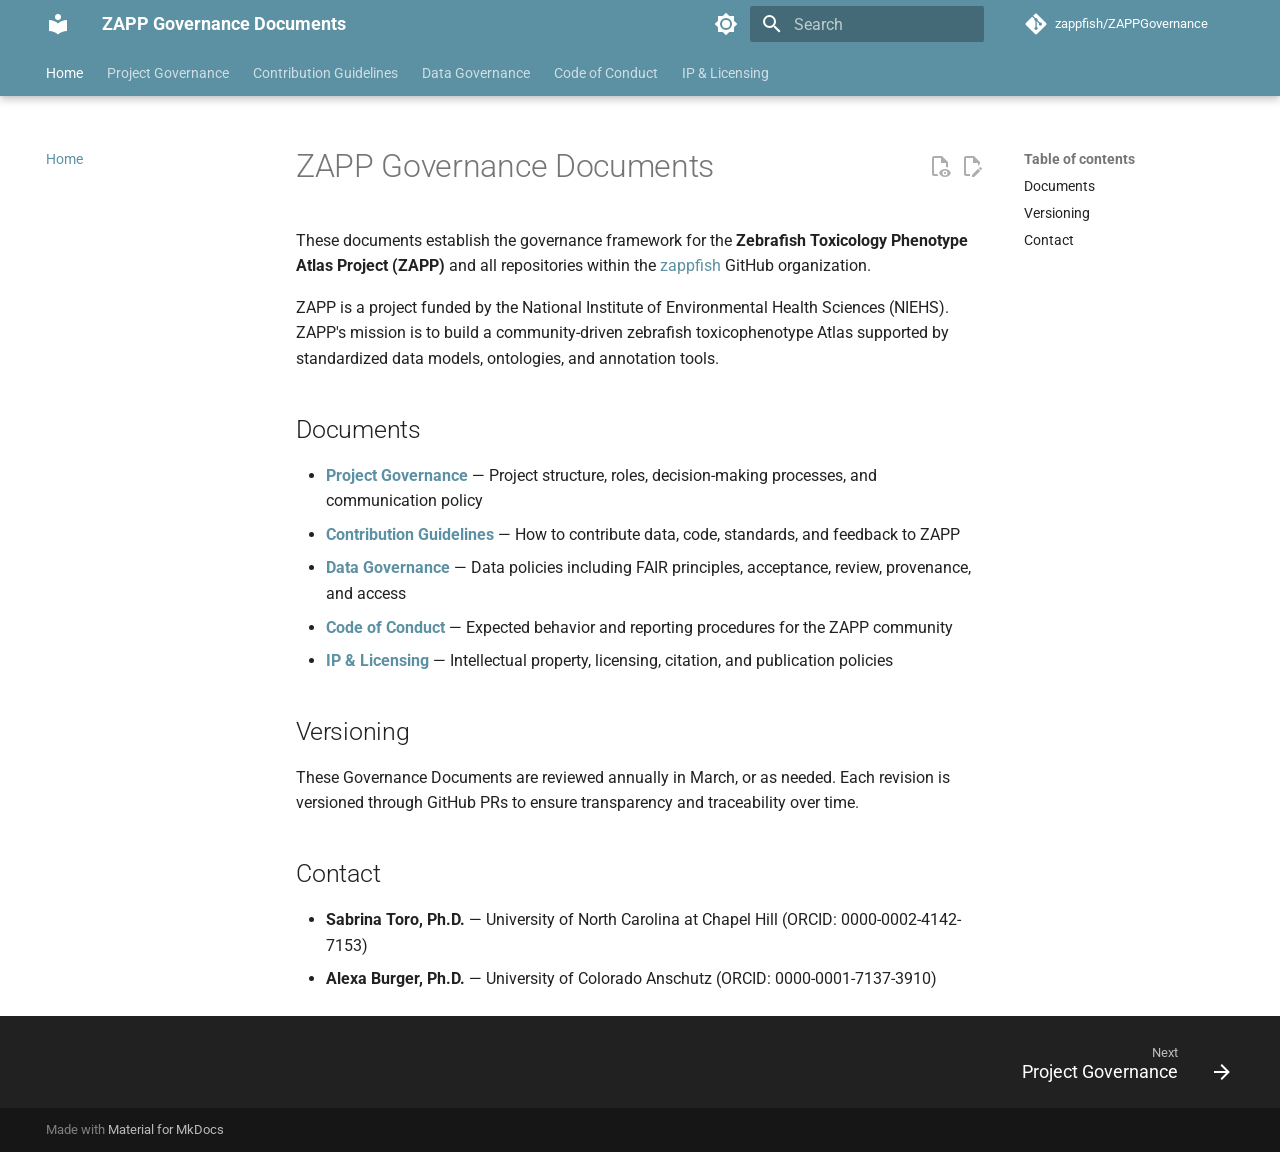
<file: index.html>
<!doctype html>
<html lang="en" class="no-js">
  <head>
    
      <meta charset="utf-8">
      <meta name="viewport" content="width=device-width,initial-scale=1">
      
        <meta name="description" content="Governance documents for the Zebrafish Toxicology Phenotype Atlas Project (ZAPP)">
      
      
      
        <link rel="canonical" href="https://zappfish.github.io/ZAPPGovernance/">
      
      
      
        <link rel="next" href="governance/">
      
      
        
      
      
      <link rel="icon" href="assets/images/favicon.png">
      <meta name="generator" content="mkdocs-1.6.1, mkdocs-material-9.7.6">
    
    
      
        <title>ZAPP Governance Documents</title>
      
    
    
      <link rel="stylesheet" href="assets/stylesheets/main.484c7ddc.min.css">
      
        
        <link rel="stylesheet" href="assets/stylesheets/palette.ab4e12ef.min.css">
      
      


    
    
      
    
    
      
        
        
        <link rel="preconnect" href="https://fonts.gstatic.com" crossorigin>
        <link rel="stylesheet" href="https://fonts.googleapis.com/css?family=Roboto:300,300i,400,400i,700,700i%7CRoboto+Mono:400,400i,700,700i&display=fallback">
        <style>:root{--md-text-font:"Roboto";--md-code-font:"Roboto Mono"}</style>
      
    
    
      <link rel="stylesheet" href="stylesheets/extra.css">
    
    <script>__md_scope=new URL(".",location),__md_hash=e=>[...e].reduce(((e,_)=>(e<<5)-e+_.charCodeAt(0)),0),__md_get=(e,_=localStorage,t=__md_scope)=>JSON.parse(_.getItem(t.pathname+"."+e)),__md_set=(e,_,t=localStorage,a=__md_scope)=>{try{t.setItem(a.pathname+"."+e,JSON.stringify(_))}catch(e){}}</script>
    
      

    
    
  </head>
  
  
    
    
      
    
    
    
    
    <body dir="ltr" data-md-color-scheme="default" data-md-color-primary="blue" data-md-color-accent="light-blue">
  
    
    <input class="md-toggle" data-md-toggle="drawer" type="checkbox" id="__drawer" autocomplete="off">
    <input class="md-toggle" data-md-toggle="search" type="checkbox" id="__search" autocomplete="off">
    <label class="md-overlay" for="__drawer"></label>
    <div data-md-component="skip">
      
        
        <a href="#zapp-governance-documents" class="md-skip">
          Skip to content
        </a>
      
    </div>
    <div data-md-component="announce">
      
    </div>
    
    
      

  

<header class="md-header md-header--shadow md-header--lifted" data-md-component="header">
  <nav class="md-header__inner md-grid" aria-label="Header">
    <a href="." title="ZAPP Governance Documents" class="md-header__button md-logo" aria-label="ZAPP Governance Documents" data-md-component="logo">
      
  
  <svg xmlns="http://www.w3.org/2000/svg" viewBox="0 0 24 24"><path d="M12 8a3 3 0 0 0 3-3 3 3 0 0 0-3-3 3 3 0 0 0-3 3 3 3 0 0 0 3 3m0 3.54C9.64 9.35 6.5 8 3 8v11c3.5 0 6.64 1.35 9 3.54 2.36-2.19 5.5-3.54 9-3.54V8c-3.5 0-6.64 1.35-9 3.54"/></svg>

    </a>
    <label class="md-header__button md-icon" for="__drawer">
      
      <svg xmlns="http://www.w3.org/2000/svg" viewBox="0 0 24 24"><path d="M3 6h18v2H3zm0 5h18v2H3zm0 5h18v2H3z"/></svg>
    </label>
    <div class="md-header__title" data-md-component="header-title">
      <div class="md-header__ellipsis">
        <div class="md-header__topic">
          <span class="md-ellipsis">
            ZAPP Governance Documents
          </span>
        </div>
        <div class="md-header__topic" data-md-component="header-topic">
          <span class="md-ellipsis">
            
              Home
            
          </span>
        </div>
      </div>
    </div>
    
      
        <form class="md-header__option" data-md-component="palette">
  
    
    
    
    <input class="md-option" data-md-color-media="(prefers-color-scheme: light)" data-md-color-scheme="default" data-md-color-primary="blue" data-md-color-accent="light-blue"  aria-label="Switch to dark mode"  type="radio" name="__palette" id="__palette_0">
    
      <label class="md-header__button md-icon" title="Switch to dark mode" for="__palette_1" hidden>
        <svg xmlns="http://www.w3.org/2000/svg" viewBox="0 0 24 24"><path d="M12 8a4 4 0 0 0-4 4 4 4 0 0 0 4 4 4 4 0 0 0 4-4 4 4 0 0 0-4-4m0 10a6 6 0 0 1-6-6 6 6 0 0 1 6-6 6 6 0 0 1 6 6 6 6 0 0 1-6 6m8-9.31V4h-4.69L12 .69 8.69 4H4v4.69L.69 12 4 15.31V20h4.69L12 23.31 15.31 20H20v-4.69L23.31 12z"/></svg>
      </label>
    
  
    
    
    
    <input class="md-option" data-md-color-media="(prefers-color-scheme: dark)" data-md-color-scheme="slate" data-md-color-primary="blue" data-md-color-accent="light-blue"  aria-label="Switch to light mode"  type="radio" name="__palette" id="__palette_1">
    
      <label class="md-header__button md-icon" title="Switch to light mode" for="__palette_0" hidden>
        <svg xmlns="http://www.w3.org/2000/svg" viewBox="0 0 24 24"><path d="M12 18c-.89 0-1.74-.2-2.5-.55C11.56 16.5 13 14.42 13 12s-1.44-4.5-3.5-5.45C10.26 6.2 11.11 6 12 6a6 6 0 0 1 6 6 6 6 0 0 1-6 6m8-9.31V4h-4.69L12 .69 8.69 4H4v4.69L.69 12 4 15.31V20h4.69L12 23.31 15.31 20H20v-4.69L23.31 12z"/></svg>
      </label>
    
  
</form>
      
    
    
      <script>var palette=__md_get("__palette");if(palette&&palette.color){if("(prefers-color-scheme)"===palette.color.media){var media=matchMedia("(prefers-color-scheme: light)"),input=document.querySelector(media.matches?"[data-md-color-media='(prefers-color-scheme: light)']":"[data-md-color-media='(prefers-color-scheme: dark)']");palette.color.media=input.getAttribute("data-md-color-media"),palette.color.scheme=input.getAttribute("data-md-color-scheme"),palette.color.primary=input.getAttribute("data-md-color-primary"),palette.color.accent=input.getAttribute("data-md-color-accent")}for(var[key,value]of Object.entries(palette.color))document.body.setAttribute("data-md-color-"+key,value)}</script>
    
    
    
      
      
        <label class="md-header__button md-icon" for="__search">
          
          <svg xmlns="http://www.w3.org/2000/svg" viewBox="0 0 24 24"><path d="M9.5 3A6.5 6.5 0 0 1 16 9.5c0 1.61-.59 3.09-1.56 4.23l.27.27h.79l5 5-1.5 1.5-5-5v-.79l-.27-.27A6.52 6.52 0 0 1 9.5 16 6.5 6.5 0 0 1 3 9.5 6.5 6.5 0 0 1 9.5 3m0 2C7 5 5 7 5 9.5S7 14 9.5 14 14 12 14 9.5 12 5 9.5 5"/></svg>
        </label>
        <div class="md-search" data-md-component="search" role="dialog">
  <label class="md-search__overlay" for="__search"></label>
  <div class="md-search__inner" role="search">
    <form class="md-search__form" name="search">
      <input type="text" class="md-search__input" name="query" aria-label="Search" placeholder="Search" autocapitalize="off" autocorrect="off" autocomplete="off" spellcheck="false" data-md-component="search-query" required>
      <label class="md-search__icon md-icon" for="__search">
        
        <svg xmlns="http://www.w3.org/2000/svg" viewBox="0 0 24 24"><path d="M9.5 3A6.5 6.5 0 0 1 16 9.5c0 1.61-.59 3.09-1.56 4.23l.27.27h.79l5 5-1.5 1.5-5-5v-.79l-.27-.27A6.52 6.52 0 0 1 9.5 16 6.5 6.5 0 0 1 3 9.5 6.5 6.5 0 0 1 9.5 3m0 2C7 5 5 7 5 9.5S7 14 9.5 14 14 12 14 9.5 12 5 9.5 5"/></svg>
        
        <svg xmlns="http://www.w3.org/2000/svg" viewBox="0 0 24 24"><path d="M20 11v2H8l5.5 5.5-1.42 1.42L4.16 12l7.92-7.92L13.5 5.5 8 11z"/></svg>
      </label>
      <nav class="md-search__options" aria-label="Search">
        
        <button type="reset" class="md-search__icon md-icon" title="Clear" aria-label="Clear" tabindex="-1">
          
          <svg xmlns="http://www.w3.org/2000/svg" viewBox="0 0 24 24"><path d="M19 6.41 17.59 5 12 10.59 6.41 5 5 6.41 10.59 12 5 17.59 6.41 19 12 13.41 17.59 19 19 17.59 13.41 12z"/></svg>
        </button>
      </nav>
      
        <div class="md-search__suggest" data-md-component="search-suggest"></div>
      
    </form>
    <div class="md-search__output">
      <div class="md-search__scrollwrap" tabindex="0" data-md-scrollfix>
        <div class="md-search-result" data-md-component="search-result">
          <div class="md-search-result__meta">
            Initializing search
          </div>
          <ol class="md-search-result__list" role="presentation"></ol>
        </div>
      </div>
    </div>
  </div>
</div>
      
    
    
      <div class="md-header__source">
        <a href="https://github.com/zappfish/ZAPPGovernance" title="Go to repository" class="md-source" data-md-component="source">
  <div class="md-source__icon md-icon">
    
    <svg xmlns="http://www.w3.org/2000/svg" viewBox="0 0 448 512"><!--! Font Awesome Free 7.1.0 by @fontawesome - https://fontawesome.com License - https://fontawesome.com/license/free (Icons: CC BY 4.0, Fonts: SIL OFL 1.1, Code: MIT License) Copyright 2025 Fonticons, Inc.--><path d="M439.6 236.1 244 40.5c-5.4-5.5-12.8-8.5-20.4-8.5s-15 3-20.4 8.4L162.5 81l51.5 51.5c27.1-9.1 52.7 16.8 43.4 43.7l49.7 49.7c34.2-11.8 61.2 31 35.5 56.7-26.5 26.5-70.2-2.9-56-37.3L240.3 199v121.9c25.3 12.5 22.3 41.8 9.1 55-6.4 6.4-15.2 10.1-24.3 10.1s-17.8-3.6-24.3-10.1c-17.6-17.6-11.1-46.9 11.2-56v-123c-20.8-8.5-24.6-30.7-18.6-45L142.6 101 8.5 235.1C3 240.6 0 247.9 0 255.5s3 15 8.5 20.4l195.6 195.7c5.4 5.4 12.7 8.4 20.4 8.4s15-3 20.4-8.4l194.7-194.7c5.4-5.4 8.4-12.8 8.4-20.4s-3-15-8.4-20.4"/></svg>
  </div>
  <div class="md-source__repository">
    zappfish/ZAPPGovernance
  </div>
</a>
      </div>
    
  </nav>
  
    
      
<nav class="md-tabs" aria-label="Tabs" data-md-component="tabs">
  <div class="md-grid">
    <ul class="md-tabs__list">
      
        
  
  
  
    
  
  
    <li class="md-tabs__item md-tabs__item--active">
      <a href="." class="md-tabs__link">
        
  
  
    
  
  Home

      </a>
    </li>
  

      
        
  
  
  
  
    <li class="md-tabs__item">
      <a href="governance/" class="md-tabs__link">
        
  
  
    
  
  Project Governance

      </a>
    </li>
  

      
        
  
  
  
  
    <li class="md-tabs__item">
      <a href="contributing/" class="md-tabs__link">
        
  
  
    
  
  Contribution Guidelines

      </a>
    </li>
  

      
        
  
  
  
  
    <li class="md-tabs__item">
      <a href="data-governance/" class="md-tabs__link">
        
  
  
    
  
  Data Governance

      </a>
    </li>
  

      
        
  
  
  
  
    <li class="md-tabs__item">
      <a href="code-of-conduct/" class="md-tabs__link">
        
  
  
    
  
  Code of Conduct

      </a>
    </li>
  

      
        
  
  
  
  
    <li class="md-tabs__item">
      <a href="ip-and-licensing/" class="md-tabs__link">
        
  
  
    
  
  IP & Licensing

      </a>
    </li>
  

      
    </ul>
  </div>
</nav>
    
  
</header>
    
    <div class="md-container" data-md-component="container">
      
      
        
      
      <main class="md-main" data-md-component="main">
        <div class="md-main__inner md-grid">
          
            
              
              <div class="md-sidebar md-sidebar--primary" data-md-component="sidebar" data-md-type="navigation" >
                <div class="md-sidebar__scrollwrap">
                  <div class="md-sidebar__inner">
                    


  


<nav class="md-nav md-nav--primary md-nav--lifted" aria-label="Navigation" data-md-level="0">
  <label class="md-nav__title" for="__drawer">
    <a href="." title="ZAPP Governance Documents" class="md-nav__button md-logo" aria-label="ZAPP Governance Documents" data-md-component="logo">
      
  
  <svg xmlns="http://www.w3.org/2000/svg" viewBox="0 0 24 24"><path d="M12 8a3 3 0 0 0 3-3 3 3 0 0 0-3-3 3 3 0 0 0-3 3 3 3 0 0 0 3 3m0 3.54C9.64 9.35 6.5 8 3 8v11c3.5 0 6.64 1.35 9 3.54 2.36-2.19 5.5-3.54 9-3.54V8c-3.5 0-6.64 1.35-9 3.54"/></svg>

    </a>
    ZAPP Governance Documents
  </label>
  
    <div class="md-nav__source">
      <a href="https://github.com/zappfish/ZAPPGovernance" title="Go to repository" class="md-source" data-md-component="source">
  <div class="md-source__icon md-icon">
    
    <svg xmlns="http://www.w3.org/2000/svg" viewBox="0 0 448 512"><!--! Font Awesome Free 7.1.0 by @fontawesome - https://fontawesome.com License - https://fontawesome.com/license/free (Icons: CC BY 4.0, Fonts: SIL OFL 1.1, Code: MIT License) Copyright 2025 Fonticons, Inc.--><path d="M439.6 236.1 244 40.5c-5.4-5.5-12.8-8.5-20.4-8.5s-15 3-20.4 8.4L162.5 81l51.5 51.5c27.1-9.1 52.7 16.8 43.4 43.7l49.7 49.7c34.2-11.8 61.2 31 35.5 56.7-26.5 26.5-70.2-2.9-56-37.3L240.3 199v121.9c25.3 12.5 22.3 41.8 9.1 55-6.4 6.4-15.2 10.1-24.3 10.1s-17.8-3.6-24.3-10.1c-17.6-17.6-11.1-46.9 11.2-56v-123c-20.8-8.5-24.6-30.7-18.6-45L142.6 101 8.5 235.1C3 240.6 0 247.9 0 255.5s3 15 8.5 20.4l195.6 195.7c5.4 5.4 12.7 8.4 20.4 8.4s15-3 20.4-8.4l194.7-194.7c5.4-5.4 8.4-12.8 8.4-20.4s-3-15-8.4-20.4"/></svg>
  </div>
  <div class="md-source__repository">
    zappfish/ZAPPGovernance
  </div>
</a>
    </div>
  
  <ul class="md-nav__list" data-md-scrollfix>
    
      
      
  
  
    
  
  
  
    <li class="md-nav__item md-nav__item--active">
      
      <input class="md-nav__toggle md-toggle" type="checkbox" id="__toc">
      
      
        
      
      
        <label class="md-nav__link md-nav__link--active" for="__toc">
          
  
  
  <span class="md-ellipsis">
    
  
    Home
  

    
  </span>
  
  

          <span class="md-nav__icon md-icon"></span>
        </label>
      
      <a href="." class="md-nav__link md-nav__link--active">
        
  
  
  <span class="md-ellipsis">
    
  
    Home
  

    
  </span>
  
  

      </a>
      
        

<nav class="md-nav md-nav--secondary" aria-label="Table of contents">
  
  
  
    
  
  
    <label class="md-nav__title" for="__toc">
      <span class="md-nav__icon md-icon"></span>
      Table of contents
    </label>
    <ul class="md-nav__list" data-md-component="toc" data-md-scrollfix>
      
        <li class="md-nav__item">
  <a href="#documents" class="md-nav__link">
    <span class="md-ellipsis">
      
        Documents
      
    </span>
  </a>
  
</li>
      
        <li class="md-nav__item">
  <a href="#versioning" class="md-nav__link">
    <span class="md-ellipsis">
      
        Versioning
      
    </span>
  </a>
  
</li>
      
        <li class="md-nav__item">
  <a href="#contact" class="md-nav__link">
    <span class="md-ellipsis">
      
        Contact
      
    </span>
  </a>
  
</li>
      
    </ul>
  
</nav>
      
    </li>
  

    
      
      
  
  
  
  
    <li class="md-nav__item">
      <a href="governance/" class="md-nav__link">
        
  
  
  <span class="md-ellipsis">
    
  
    Project Governance
  

    
  </span>
  
  

      </a>
    </li>
  

    
      
      
  
  
  
  
    <li class="md-nav__item">
      <a href="contributing/" class="md-nav__link">
        
  
  
  <span class="md-ellipsis">
    
  
    Contribution Guidelines
  

    
  </span>
  
  

      </a>
    </li>
  

    
      
      
  
  
  
  
    <li class="md-nav__item">
      <a href="data-governance/" class="md-nav__link">
        
  
  
  <span class="md-ellipsis">
    
  
    Data Governance
  

    
  </span>
  
  

      </a>
    </li>
  

    
      
      
  
  
  
  
    <li class="md-nav__item">
      <a href="code-of-conduct/" class="md-nav__link">
        
  
  
  <span class="md-ellipsis">
    
  
    Code of Conduct
  

    
  </span>
  
  

      </a>
    </li>
  

    
      
      
  
  
  
  
    <li class="md-nav__item">
      <a href="ip-and-licensing/" class="md-nav__link">
        
  
  
  <span class="md-ellipsis">
    
  
    IP & Licensing
  

    
  </span>
  
  

      </a>
    </li>
  

    
  </ul>
</nav>
                  </div>
                </div>
              </div>
            
            
              
              <div class="md-sidebar md-sidebar--secondary" data-md-component="sidebar" data-md-type="toc" >
                <div class="md-sidebar__scrollwrap">
                  <div class="md-sidebar__inner">
                    

<nav class="md-nav md-nav--secondary" aria-label="Table of contents">
  
  
  
    
  
  
    <label class="md-nav__title" for="__toc">
      <span class="md-nav__icon md-icon"></span>
      Table of contents
    </label>
    <ul class="md-nav__list" data-md-component="toc" data-md-scrollfix>
      
        <li class="md-nav__item">
  <a href="#documents" class="md-nav__link">
    <span class="md-ellipsis">
      
        Documents
      
    </span>
  </a>
  
</li>
      
        <li class="md-nav__item">
  <a href="#versioning" class="md-nav__link">
    <span class="md-ellipsis">
      
        Versioning
      
    </span>
  </a>
  
</li>
      
        <li class="md-nav__item">
  <a href="#contact" class="md-nav__link">
    <span class="md-ellipsis">
      
        Contact
      
    </span>
  </a>
  
</li>
      
    </ul>
  
</nav>
                  </div>
                </div>
              </div>
            
          
          
            <div class="md-content" data-md-component="content">
              
              <article class="md-content__inner md-typeset">
                
                  


  
    <a href="https://github.com/zappfish/ZAPPGovernance/edit/main/docs/index.md" title="Edit this page" class="md-content__button md-icon" rel="edit">
      
      <svg xmlns="http://www.w3.org/2000/svg" viewBox="0 0 24 24"><path d="M10 20H6V4h7v5h5v3.1l2-2V8l-6-6H6c-1.1 0-2 .9-2 2v16c0 1.1.9 2 2 2h4zm10.2-7c.1 0 .3.1.4.2l1.3 1.3c.2.2.2.6 0 .8l-1 1-2.1-2.1 1-1c.1-.1.2-.2.4-.2m0 3.9L14.1 23H12v-2.1l6.1-6.1z"/></svg>
    </a>
  
  
    
      
    
    <a href="https://github.com/zappfish/ZAPPGovernance/raw/main/docs/index.md" title="View source of this page" class="md-content__button md-icon">
      
      <svg xmlns="http://www.w3.org/2000/svg" viewBox="0 0 24 24"><path d="M17 18c.56 0 1 .44 1 1s-.44 1-1 1-1-.44-1-1 .44-1 1-1m0-3c-2.73 0-5.06 1.66-6 4 .94 2.34 3.27 4 6 4s5.06-1.66 6-4c-.94-2.34-3.27-4-6-4m0 6.5a2.5 2.5 0 0 1-2.5-2.5 2.5 2.5 0 0 1 2.5-2.5 2.5 2.5 0 0 1 2.5 2.5 2.5 2.5 0 0 1-2.5 2.5M9.27 20H6V4h7v5h5v4.07c.7.08 1.36.25 2 .49V8l-6-6H6a2 2 0 0 0-2 2v16a2 2 0 0 0 2 2h4.5a8.2 8.2 0 0 1-1.23-2"/></svg>
    </a>
  


<h1 id="zapp-governance-documents">ZAPP Governance Documents<a class="headerlink" href="#zapp-governance-documents" title="Permanent link">&para;</a></h1>
<p>These documents establish the governance framework for the <strong>Zebrafish Toxicology Phenotype Atlas Project (ZAPP)</strong> and all repositories within the <a href="https://github.com/zappfish">zappfish</a> GitHub organization.</p>
<p>ZAPP is a project funded by the National Institute of Environmental Health Sciences (NIEHS). ZAPP's mission is to build a community-driven zebrafish toxicophenotype Atlas supported by standardized data models, ontologies, and annotation tools.</p>
<h2 id="documents">Documents<a class="headerlink" href="#documents" title="Permanent link">&para;</a></h2>
<ul>
<li><strong><a href="governance/">Project Governance</a></strong> — Project structure, roles, decision-making processes, and communication policy</li>
<li><strong><a href="contributing/">Contribution Guidelines</a></strong> — How to contribute data, code, standards, and feedback to ZAPP</li>
<li><strong><a href="data-governance/">Data Governance</a></strong> — Data policies including FAIR principles, acceptance, review, provenance, and access</li>
<li><strong><a href="code-of-conduct/">Code of Conduct</a></strong> — Expected behavior and reporting procedures for the ZAPP community</li>
<li><strong><a href="ip-and-licensing/">IP &amp; Licensing</a></strong> — Intellectual property, licensing, citation, and publication policies</li>
</ul>
<h2 id="versioning">Versioning<a class="headerlink" href="#versioning" title="Permanent link">&para;</a></h2>
<p>These Governance Documents are reviewed annually in March, or as needed. Each revision is versioned through GitHub PRs to ensure transparency and traceability over time.</p>
<h2 id="contact">Contact<a class="headerlink" href="#contact" title="Permanent link">&para;</a></h2>
<ul>
<li><strong>Sabrina Toro, Ph.D.</strong> — University of North Carolina at Chapel Hill (ORCID: 0000-0002-4142-7153)</li>
<li><strong>Alexa Burger, Ph.D.</strong> — University of Colorado Anschutz (ORCID: 0000-0001-7137-3910)</li>
</ul>












                
              </article>
            </div>
          
          
<script>var target=document.getElementById(location.hash.slice(1));target&&target.name&&(target.checked=target.name.startsWith("__tabbed_"))</script>
        </div>
        
          <button type="button" class="md-top md-icon" data-md-component="top" hidden>
  
  <svg xmlns="http://www.w3.org/2000/svg" viewBox="0 0 24 24"><path d="M13 20h-2V8l-5.5 5.5-1.42-1.42L12 4.16l7.92 7.92-1.42 1.42L13 8z"/></svg>
  Back to top
</button>
        
      </main>
      
        <footer class="md-footer">
  
    
      
      <nav class="md-footer__inner md-grid" aria-label="Footer" >
        
        
          
          <a href="governance/" class="md-footer__link md-footer__link--next" aria-label="Next: Project Governance">
            <div class="md-footer__title">
              <span class="md-footer__direction">
                Next
              </span>
              <div class="md-ellipsis">
                Project Governance
              </div>
            </div>
            <div class="md-footer__button md-icon">
              
              <svg xmlns="http://www.w3.org/2000/svg" viewBox="0 0 24 24"><path d="M4 11v2h12l-5.5 5.5 1.42 1.42L19.84 12l-7.92-7.92L10.5 5.5 16 11z"/></svg>
            </div>
          </a>
        
      </nav>
    
  
  <div class="md-footer-meta md-typeset">
    <div class="md-footer-meta__inner md-grid">
      <div class="md-copyright">
  
  
    Made with
    <a href="https://squidfunk.github.io/mkdocs-material/" target="_blank" rel="noopener">
      Material for MkDocs
    </a>
  
</div>
      
    </div>
  </div>
</footer>
      
    </div>
    <div class="md-dialog" data-md-component="dialog">
      <div class="md-dialog__inner md-typeset"></div>
    </div>
    
    
    
      
      
      <script id="__config" type="application/json">{"annotate": null, "base": ".", "features": ["navigation.tabs", "navigation.tabs.sticky", "navigation.top", "navigation.footer", "toc.follow", "search.highlight", "search.suggest", "content.action.edit", "content.action.view"], "search": "assets/javascripts/workers/search.2c215733.min.js", "tags": null, "translations": {"clipboard.copied": "Copied to clipboard", "clipboard.copy": "Copy to clipboard", "search.result.more.one": "1 more on this page", "search.result.more.other": "# more on this page", "search.result.none": "No matching documents", "search.result.one": "1 matching document", "search.result.other": "# matching documents", "search.result.placeholder": "Type to start searching", "search.result.term.missing": "Missing", "select.version": "Select version"}, "version": null}</script>
    
    
      <script src="assets/javascripts/bundle.79ae519e.min.js"></script>
      
    
  </body>
</html>
</file>
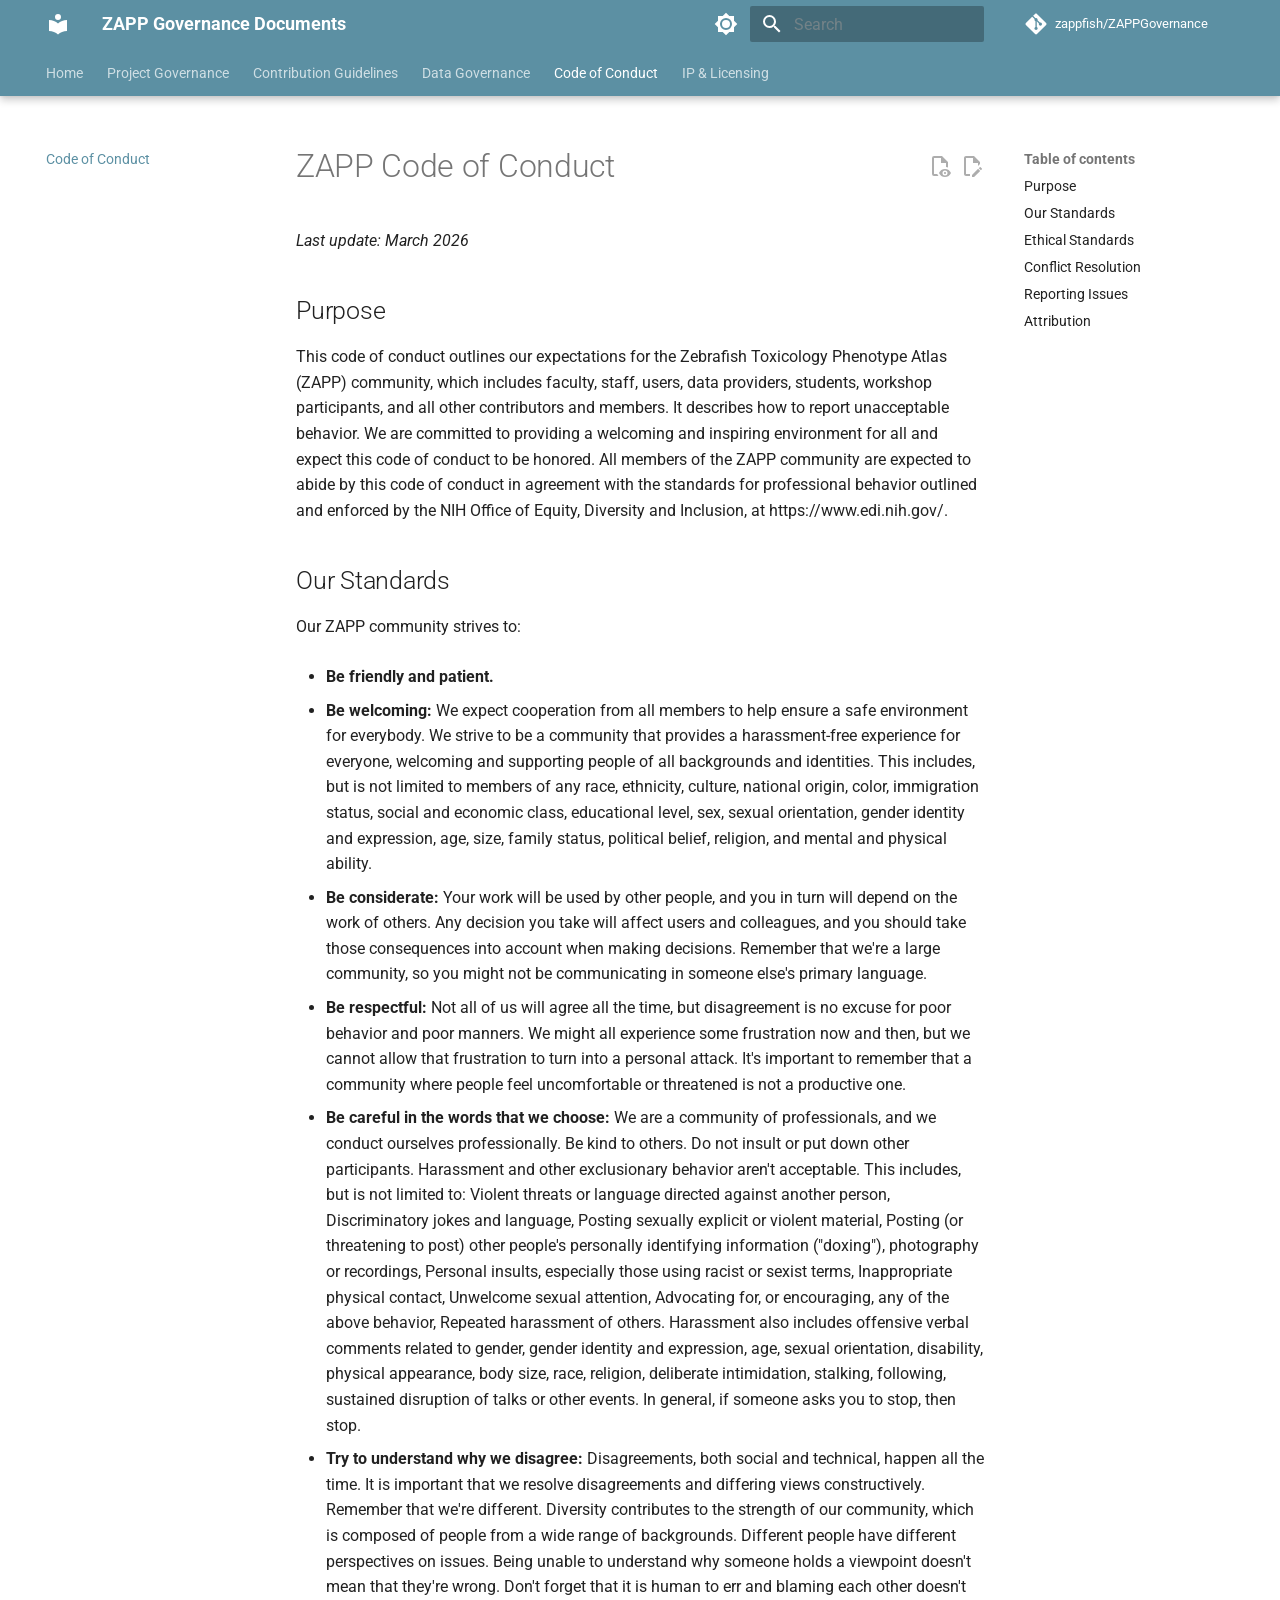
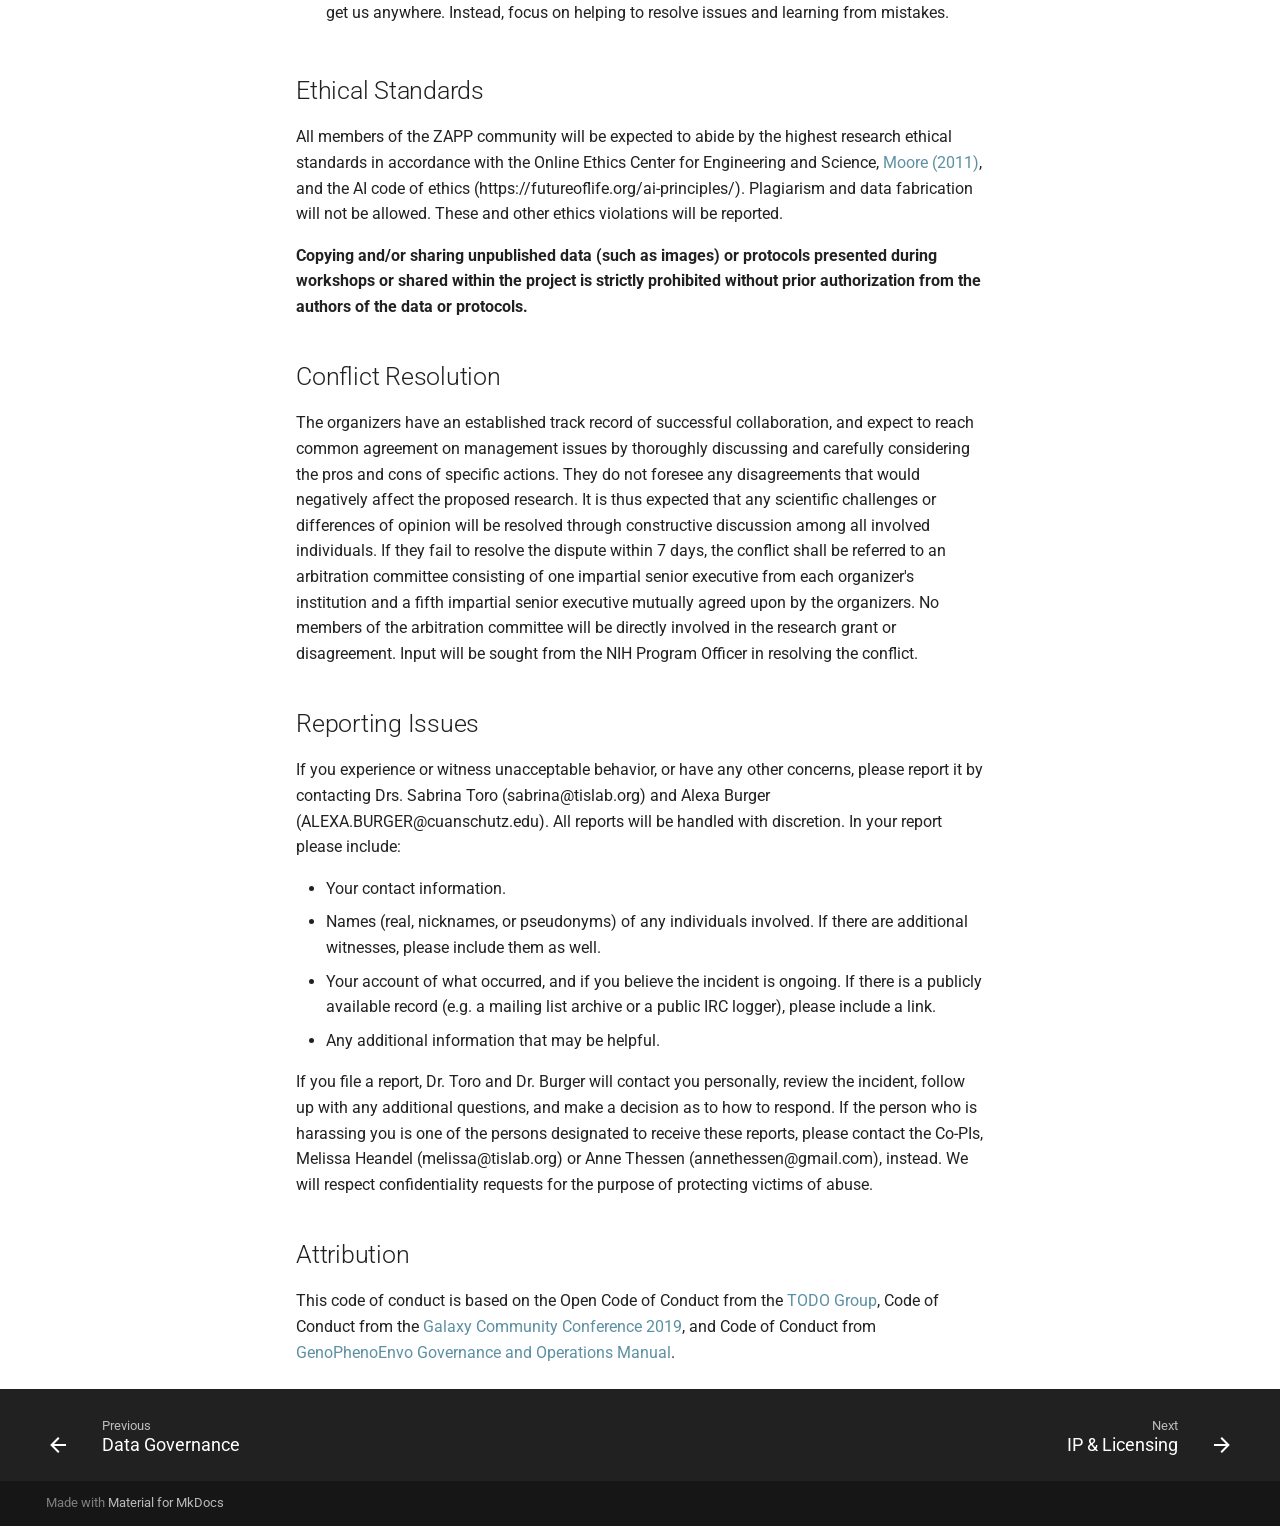
<file: code-of-conduct/index.html>
<!doctype html>
<html lang="en" class="no-js">
  <head>
    
      <meta charset="utf-8">
      <meta name="viewport" content="width=device-width,initial-scale=1">
      
        <meta name="description" content="Governance documents for the Zebrafish Toxicology Phenotype Atlas Project (ZAPP)">
      
      
      
        <link rel="canonical" href="https://zappfish.github.io/ZAPPGovernance/code-of-conduct/">
      
      
        <link rel="prev" href="../data-governance/">
      
      
        <link rel="next" href="../ip-and-licensing/">
      
      
        
      
      
      <link rel="icon" href="../assets/images/favicon.png">
      <meta name="generator" content="mkdocs-1.6.1, mkdocs-material-9.7.6">
    
    
      
        <title>Code of Conduct - ZAPP Governance Documents</title>
      
    
    
      <link rel="stylesheet" href="../assets/stylesheets/main.484c7ddc.min.css">
      
        
        <link rel="stylesheet" href="../assets/stylesheets/palette.ab4e12ef.min.css">
      
      


    
    
      
    
    
      
        
        
        <link rel="preconnect" href="https://fonts.gstatic.com" crossorigin>
        <link rel="stylesheet" href="https://fonts.googleapis.com/css?family=Roboto:300,300i,400,400i,700,700i%7CRoboto+Mono:400,400i,700,700i&display=fallback">
        <style>:root{--md-text-font:"Roboto";--md-code-font:"Roboto Mono"}</style>
      
    
    
      <link rel="stylesheet" href="../stylesheets/extra.css">
    
    <script>__md_scope=new URL("..",location),__md_hash=e=>[...e].reduce(((e,_)=>(e<<5)-e+_.charCodeAt(0)),0),__md_get=(e,_=localStorage,t=__md_scope)=>JSON.parse(_.getItem(t.pathname+"."+e)),__md_set=(e,_,t=localStorage,a=__md_scope)=>{try{t.setItem(a.pathname+"."+e,JSON.stringify(_))}catch(e){}}</script>
    
      

    
    
  </head>
  
  
    
    
      
    
    
    
    
    <body dir="ltr" data-md-color-scheme="default" data-md-color-primary="blue" data-md-color-accent="light-blue">
  
    
    <input class="md-toggle" data-md-toggle="drawer" type="checkbox" id="__drawer" autocomplete="off">
    <input class="md-toggle" data-md-toggle="search" type="checkbox" id="__search" autocomplete="off">
    <label class="md-overlay" for="__drawer"></label>
    <div data-md-component="skip">
      
        
        <a href="#zapp-code-of-conduct" class="md-skip">
          Skip to content
        </a>
      
    </div>
    <div data-md-component="announce">
      
    </div>
    
    
      

  

<header class="md-header md-header--shadow md-header--lifted" data-md-component="header">
  <nav class="md-header__inner md-grid" aria-label="Header">
    <a href=".." title="ZAPP Governance Documents" class="md-header__button md-logo" aria-label="ZAPP Governance Documents" data-md-component="logo">
      
  
  <svg xmlns="http://www.w3.org/2000/svg" viewBox="0 0 24 24"><path d="M12 8a3 3 0 0 0 3-3 3 3 0 0 0-3-3 3 3 0 0 0-3 3 3 3 0 0 0 3 3m0 3.54C9.64 9.35 6.5 8 3 8v11c3.5 0 6.64 1.35 9 3.54 2.36-2.19 5.5-3.54 9-3.54V8c-3.5 0-6.64 1.35-9 3.54"/></svg>

    </a>
    <label class="md-header__button md-icon" for="__drawer">
      
      <svg xmlns="http://www.w3.org/2000/svg" viewBox="0 0 24 24"><path d="M3 6h18v2H3zm0 5h18v2H3zm0 5h18v2H3z"/></svg>
    </label>
    <div class="md-header__title" data-md-component="header-title">
      <div class="md-header__ellipsis">
        <div class="md-header__topic">
          <span class="md-ellipsis">
            ZAPP Governance Documents
          </span>
        </div>
        <div class="md-header__topic" data-md-component="header-topic">
          <span class="md-ellipsis">
            
              Code of Conduct
            
          </span>
        </div>
      </div>
    </div>
    
      
        <form class="md-header__option" data-md-component="palette">
  
    
    
    
    <input class="md-option" data-md-color-media="(prefers-color-scheme: light)" data-md-color-scheme="default" data-md-color-primary="blue" data-md-color-accent="light-blue"  aria-label="Switch to dark mode"  type="radio" name="__palette" id="__palette_0">
    
      <label class="md-header__button md-icon" title="Switch to dark mode" for="__palette_1" hidden>
        <svg xmlns="http://www.w3.org/2000/svg" viewBox="0 0 24 24"><path d="M12 8a4 4 0 0 0-4 4 4 4 0 0 0 4 4 4 4 0 0 0 4-4 4 4 0 0 0-4-4m0 10a6 6 0 0 1-6-6 6 6 0 0 1 6-6 6 6 0 0 1 6 6 6 6 0 0 1-6 6m8-9.31V4h-4.69L12 .69 8.69 4H4v4.69L.69 12 4 15.31V20h4.69L12 23.31 15.31 20H20v-4.69L23.31 12z"/></svg>
      </label>
    
  
    
    
    
    <input class="md-option" data-md-color-media="(prefers-color-scheme: dark)" data-md-color-scheme="slate" data-md-color-primary="blue" data-md-color-accent="light-blue"  aria-label="Switch to light mode"  type="radio" name="__palette" id="__palette_1">
    
      <label class="md-header__button md-icon" title="Switch to light mode" for="__palette_0" hidden>
        <svg xmlns="http://www.w3.org/2000/svg" viewBox="0 0 24 24"><path d="M12 18c-.89 0-1.74-.2-2.5-.55C11.56 16.5 13 14.42 13 12s-1.44-4.5-3.5-5.45C10.26 6.2 11.11 6 12 6a6 6 0 0 1 6 6 6 6 0 0 1-6 6m8-9.31V4h-4.69L12 .69 8.69 4H4v4.69L.69 12 4 15.31V20h4.69L12 23.31 15.31 20H20v-4.69L23.31 12z"/></svg>
      </label>
    
  
</form>
      
    
    
      <script>var palette=__md_get("__palette");if(palette&&palette.color){if("(prefers-color-scheme)"===palette.color.media){var media=matchMedia("(prefers-color-scheme: light)"),input=document.querySelector(media.matches?"[data-md-color-media='(prefers-color-scheme: light)']":"[data-md-color-media='(prefers-color-scheme: dark)']");palette.color.media=input.getAttribute("data-md-color-media"),palette.color.scheme=input.getAttribute("data-md-color-scheme"),palette.color.primary=input.getAttribute("data-md-color-primary"),palette.color.accent=input.getAttribute("data-md-color-accent")}for(var[key,value]of Object.entries(palette.color))document.body.setAttribute("data-md-color-"+key,value)}</script>
    
    
    
      
      
        <label class="md-header__button md-icon" for="__search">
          
          <svg xmlns="http://www.w3.org/2000/svg" viewBox="0 0 24 24"><path d="M9.5 3A6.5 6.5 0 0 1 16 9.5c0 1.61-.59 3.09-1.56 4.23l.27.27h.79l5 5-1.5 1.5-5-5v-.79l-.27-.27A6.52 6.52 0 0 1 9.5 16 6.5 6.5 0 0 1 3 9.5 6.5 6.5 0 0 1 9.5 3m0 2C7 5 5 7 5 9.5S7 14 9.5 14 14 12 14 9.5 12 5 9.5 5"/></svg>
        </label>
        <div class="md-search" data-md-component="search" role="dialog">
  <label class="md-search__overlay" for="__search"></label>
  <div class="md-search__inner" role="search">
    <form class="md-search__form" name="search">
      <input type="text" class="md-search__input" name="query" aria-label="Search" placeholder="Search" autocapitalize="off" autocorrect="off" autocomplete="off" spellcheck="false" data-md-component="search-query" required>
      <label class="md-search__icon md-icon" for="__search">
        
        <svg xmlns="http://www.w3.org/2000/svg" viewBox="0 0 24 24"><path d="M9.5 3A6.5 6.5 0 0 1 16 9.5c0 1.61-.59 3.09-1.56 4.23l.27.27h.79l5 5-1.5 1.5-5-5v-.79l-.27-.27A6.52 6.52 0 0 1 9.5 16 6.5 6.5 0 0 1 3 9.5 6.5 6.5 0 0 1 9.5 3m0 2C7 5 5 7 5 9.5S7 14 9.5 14 14 12 14 9.5 12 5 9.5 5"/></svg>
        
        <svg xmlns="http://www.w3.org/2000/svg" viewBox="0 0 24 24"><path d="M20 11v2H8l5.5 5.5-1.42 1.42L4.16 12l7.92-7.92L13.5 5.5 8 11z"/></svg>
      </label>
      <nav class="md-search__options" aria-label="Search">
        
        <button type="reset" class="md-search__icon md-icon" title="Clear" aria-label="Clear" tabindex="-1">
          
          <svg xmlns="http://www.w3.org/2000/svg" viewBox="0 0 24 24"><path d="M19 6.41 17.59 5 12 10.59 6.41 5 5 6.41 10.59 12 5 17.59 6.41 19 12 13.41 17.59 19 19 17.59 13.41 12z"/></svg>
        </button>
      </nav>
      
        <div class="md-search__suggest" data-md-component="search-suggest"></div>
      
    </form>
    <div class="md-search__output">
      <div class="md-search__scrollwrap" tabindex="0" data-md-scrollfix>
        <div class="md-search-result" data-md-component="search-result">
          <div class="md-search-result__meta">
            Initializing search
          </div>
          <ol class="md-search-result__list" role="presentation"></ol>
        </div>
      </div>
    </div>
  </div>
</div>
      
    
    
      <div class="md-header__source">
        <a href="https://github.com/zappfish/ZAPPGovernance" title="Go to repository" class="md-source" data-md-component="source">
  <div class="md-source__icon md-icon">
    
    <svg xmlns="http://www.w3.org/2000/svg" viewBox="0 0 448 512"><!--! Font Awesome Free 7.1.0 by @fontawesome - https://fontawesome.com License - https://fontawesome.com/license/free (Icons: CC BY 4.0, Fonts: SIL OFL 1.1, Code: MIT License) Copyright 2025 Fonticons, Inc.--><path d="M439.6 236.1 244 40.5c-5.4-5.5-12.8-8.5-20.4-8.5s-15 3-20.4 8.4L162.5 81l51.5 51.5c27.1-9.1 52.7 16.8 43.4 43.7l49.7 49.7c34.2-11.8 61.2 31 35.5 56.7-26.5 26.5-70.2-2.9-56-37.3L240.3 199v121.9c25.3 12.5 22.3 41.8 9.1 55-6.4 6.4-15.2 10.1-24.3 10.1s-17.8-3.6-24.3-10.1c-17.6-17.6-11.1-46.9 11.2-56v-123c-20.8-8.5-24.6-30.7-18.6-45L142.6 101 8.5 235.1C3 240.6 0 247.9 0 255.5s3 15 8.5 20.4l195.6 195.7c5.4 5.4 12.7 8.4 20.4 8.4s15-3 20.4-8.4l194.7-194.7c5.4-5.4 8.4-12.8 8.4-20.4s-3-15-8.4-20.4"/></svg>
  </div>
  <div class="md-source__repository">
    zappfish/ZAPPGovernance
  </div>
</a>
      </div>
    
  </nav>
  
    
      
<nav class="md-tabs" aria-label="Tabs" data-md-component="tabs">
  <div class="md-grid">
    <ul class="md-tabs__list">
      
        
  
  
  
  
    <li class="md-tabs__item">
      <a href=".." class="md-tabs__link">
        
  
  
    
  
  Home

      </a>
    </li>
  

      
        
  
  
  
  
    <li class="md-tabs__item">
      <a href="../governance/" class="md-tabs__link">
        
  
  
    
  
  Project Governance

      </a>
    </li>
  

      
        
  
  
  
  
    <li class="md-tabs__item">
      <a href="../contributing/" class="md-tabs__link">
        
  
  
    
  
  Contribution Guidelines

      </a>
    </li>
  

      
        
  
  
  
  
    <li class="md-tabs__item">
      <a href="../data-governance/" class="md-tabs__link">
        
  
  
    
  
  Data Governance

      </a>
    </li>
  

      
        
  
  
  
    
  
  
    <li class="md-tabs__item md-tabs__item--active">
      <a href="./" class="md-tabs__link">
        
  
  
    
  
  Code of Conduct

      </a>
    </li>
  

      
        
  
  
  
  
    <li class="md-tabs__item">
      <a href="../ip-and-licensing/" class="md-tabs__link">
        
  
  
    
  
  IP & Licensing

      </a>
    </li>
  

      
    </ul>
  </div>
</nav>
    
  
</header>
    
    <div class="md-container" data-md-component="container">
      
      
        
      
      <main class="md-main" data-md-component="main">
        <div class="md-main__inner md-grid">
          
            
              
              <div class="md-sidebar md-sidebar--primary" data-md-component="sidebar" data-md-type="navigation" >
                <div class="md-sidebar__scrollwrap">
                  <div class="md-sidebar__inner">
                    


  


<nav class="md-nav md-nav--primary md-nav--lifted" aria-label="Navigation" data-md-level="0">
  <label class="md-nav__title" for="__drawer">
    <a href=".." title="ZAPP Governance Documents" class="md-nav__button md-logo" aria-label="ZAPP Governance Documents" data-md-component="logo">
      
  
  <svg xmlns="http://www.w3.org/2000/svg" viewBox="0 0 24 24"><path d="M12 8a3 3 0 0 0 3-3 3 3 0 0 0-3-3 3 3 0 0 0-3 3 3 3 0 0 0 3 3m0 3.54C9.64 9.35 6.5 8 3 8v11c3.5 0 6.64 1.35 9 3.54 2.36-2.19 5.5-3.54 9-3.54V8c-3.5 0-6.64 1.35-9 3.54"/></svg>

    </a>
    ZAPP Governance Documents
  </label>
  
    <div class="md-nav__source">
      <a href="https://github.com/zappfish/ZAPPGovernance" title="Go to repository" class="md-source" data-md-component="source">
  <div class="md-source__icon md-icon">
    
    <svg xmlns="http://www.w3.org/2000/svg" viewBox="0 0 448 512"><!--! Font Awesome Free 7.1.0 by @fontawesome - https://fontawesome.com License - https://fontawesome.com/license/free (Icons: CC BY 4.0, Fonts: SIL OFL 1.1, Code: MIT License) Copyright 2025 Fonticons, Inc.--><path d="M439.6 236.1 244 40.5c-5.4-5.5-12.8-8.5-20.4-8.5s-15 3-20.4 8.4L162.5 81l51.5 51.5c27.1-9.1 52.7 16.8 43.4 43.7l49.7 49.7c34.2-11.8 61.2 31 35.5 56.7-26.5 26.5-70.2-2.9-56-37.3L240.3 199v121.9c25.3 12.5 22.3 41.8 9.1 55-6.4 6.4-15.2 10.1-24.3 10.1s-17.8-3.6-24.3-10.1c-17.6-17.6-11.1-46.9 11.2-56v-123c-20.8-8.5-24.6-30.7-18.6-45L142.6 101 8.5 235.1C3 240.6 0 247.9 0 255.5s3 15 8.5 20.4l195.6 195.7c5.4 5.4 12.7 8.4 20.4 8.4s15-3 20.4-8.4l194.7-194.7c5.4-5.4 8.4-12.8 8.4-20.4s-3-15-8.4-20.4"/></svg>
  </div>
  <div class="md-source__repository">
    zappfish/ZAPPGovernance
  </div>
</a>
    </div>
  
  <ul class="md-nav__list" data-md-scrollfix>
    
      
      
  
  
  
  
    <li class="md-nav__item">
      <a href=".." class="md-nav__link">
        
  
  
  <span class="md-ellipsis">
    
  
    Home
  

    
  </span>
  
  

      </a>
    </li>
  

    
      
      
  
  
  
  
    <li class="md-nav__item">
      <a href="../governance/" class="md-nav__link">
        
  
  
  <span class="md-ellipsis">
    
  
    Project Governance
  

    
  </span>
  
  

      </a>
    </li>
  

    
      
      
  
  
  
  
    <li class="md-nav__item">
      <a href="../contributing/" class="md-nav__link">
        
  
  
  <span class="md-ellipsis">
    
  
    Contribution Guidelines
  

    
  </span>
  
  

      </a>
    </li>
  

    
      
      
  
  
  
  
    <li class="md-nav__item">
      <a href="../data-governance/" class="md-nav__link">
        
  
  
  <span class="md-ellipsis">
    
  
    Data Governance
  

    
  </span>
  
  

      </a>
    </li>
  

    
      
      
  
  
    
  
  
  
    <li class="md-nav__item md-nav__item--active">
      
      <input class="md-nav__toggle md-toggle" type="checkbox" id="__toc">
      
      
        
      
      
        <label class="md-nav__link md-nav__link--active" for="__toc">
          
  
  
  <span class="md-ellipsis">
    
  
    Code of Conduct
  

    
  </span>
  
  

          <span class="md-nav__icon md-icon"></span>
        </label>
      
      <a href="./" class="md-nav__link md-nav__link--active">
        
  
  
  <span class="md-ellipsis">
    
  
    Code of Conduct
  

    
  </span>
  
  

      </a>
      
        

<nav class="md-nav md-nav--secondary" aria-label="Table of contents">
  
  
  
    
  
  
    <label class="md-nav__title" for="__toc">
      <span class="md-nav__icon md-icon"></span>
      Table of contents
    </label>
    <ul class="md-nav__list" data-md-component="toc" data-md-scrollfix>
      
        <li class="md-nav__item">
  <a href="#purpose" class="md-nav__link">
    <span class="md-ellipsis">
      
        Purpose
      
    </span>
  </a>
  
</li>
      
        <li class="md-nav__item">
  <a href="#our-standards" class="md-nav__link">
    <span class="md-ellipsis">
      
        Our Standards
      
    </span>
  </a>
  
</li>
      
        <li class="md-nav__item">
  <a href="#ethical-standards" class="md-nav__link">
    <span class="md-ellipsis">
      
        Ethical Standards
      
    </span>
  </a>
  
</li>
      
        <li class="md-nav__item">
  <a href="#conflict-resolution" class="md-nav__link">
    <span class="md-ellipsis">
      
        Conflict Resolution
      
    </span>
  </a>
  
</li>
      
        <li class="md-nav__item">
  <a href="#reporting-issues" class="md-nav__link">
    <span class="md-ellipsis">
      
        Reporting Issues
      
    </span>
  </a>
  
</li>
      
        <li class="md-nav__item">
  <a href="#attribution" class="md-nav__link">
    <span class="md-ellipsis">
      
        Attribution
      
    </span>
  </a>
  
</li>
      
    </ul>
  
</nav>
      
    </li>
  

    
      
      
  
  
  
  
    <li class="md-nav__item">
      <a href="../ip-and-licensing/" class="md-nav__link">
        
  
  
  <span class="md-ellipsis">
    
  
    IP & Licensing
  

    
  </span>
  
  

      </a>
    </li>
  

    
  </ul>
</nav>
                  </div>
                </div>
              </div>
            
            
              
              <div class="md-sidebar md-sidebar--secondary" data-md-component="sidebar" data-md-type="toc" >
                <div class="md-sidebar__scrollwrap">
                  <div class="md-sidebar__inner">
                    

<nav class="md-nav md-nav--secondary" aria-label="Table of contents">
  
  
  
    
  
  
    <label class="md-nav__title" for="__toc">
      <span class="md-nav__icon md-icon"></span>
      Table of contents
    </label>
    <ul class="md-nav__list" data-md-component="toc" data-md-scrollfix>
      
        <li class="md-nav__item">
  <a href="#purpose" class="md-nav__link">
    <span class="md-ellipsis">
      
        Purpose
      
    </span>
  </a>
  
</li>
      
        <li class="md-nav__item">
  <a href="#our-standards" class="md-nav__link">
    <span class="md-ellipsis">
      
        Our Standards
      
    </span>
  </a>
  
</li>
      
        <li class="md-nav__item">
  <a href="#ethical-standards" class="md-nav__link">
    <span class="md-ellipsis">
      
        Ethical Standards
      
    </span>
  </a>
  
</li>
      
        <li class="md-nav__item">
  <a href="#conflict-resolution" class="md-nav__link">
    <span class="md-ellipsis">
      
        Conflict Resolution
      
    </span>
  </a>
  
</li>
      
        <li class="md-nav__item">
  <a href="#reporting-issues" class="md-nav__link">
    <span class="md-ellipsis">
      
        Reporting Issues
      
    </span>
  </a>
  
</li>
      
        <li class="md-nav__item">
  <a href="#attribution" class="md-nav__link">
    <span class="md-ellipsis">
      
        Attribution
      
    </span>
  </a>
  
</li>
      
    </ul>
  
</nav>
                  </div>
                </div>
              </div>
            
          
          
            <div class="md-content" data-md-component="content">
              
              <article class="md-content__inner md-typeset">
                
                  


  
    <a href="https://github.com/zappfish/ZAPPGovernance/edit/main/docs/code-of-conduct.md" title="Edit this page" class="md-content__button md-icon" rel="edit">
      
      <svg xmlns="http://www.w3.org/2000/svg" viewBox="0 0 24 24"><path d="M10 20H6V4h7v5h5v3.1l2-2V8l-6-6H6c-1.1 0-2 .9-2 2v16c0 1.1.9 2 2 2h4zm10.2-7c.1 0 .3.1.4.2l1.3 1.3c.2.2.2.6 0 .8l-1 1-2.1-2.1 1-1c.1-.1.2-.2.4-.2m0 3.9L14.1 23H12v-2.1l6.1-6.1z"/></svg>
    </a>
  
  
    
      
    
    <a href="https://github.com/zappfish/ZAPPGovernance/raw/main/docs/code-of-conduct.md" title="View source of this page" class="md-content__button md-icon">
      
      <svg xmlns="http://www.w3.org/2000/svg" viewBox="0 0 24 24"><path d="M17 18c.56 0 1 .44 1 1s-.44 1-1 1-1-.44-1-1 .44-1 1-1m0-3c-2.73 0-5.06 1.66-6 4 .94 2.34 3.27 4 6 4s5.06-1.66 6-4c-.94-2.34-3.27-4-6-4m0 6.5a2.5 2.5 0 0 1-2.5-2.5 2.5 2.5 0 0 1 2.5-2.5 2.5 2.5 0 0 1 2.5 2.5 2.5 2.5 0 0 1-2.5 2.5M9.27 20H6V4h7v5h5v4.07c.7.08 1.36.25 2 .49V8l-6-6H6a2 2 0 0 0-2 2v16a2 2 0 0 0 2 2h4.5a8.2 8.2 0 0 1-1.23-2"/></svg>
    </a>
  


<h1 id="zapp-code-of-conduct">ZAPP Code of Conduct<a class="headerlink" href="#zapp-code-of-conduct" title="Permanent link">&para;</a></h1>
<p><em>Last update: March 2026</em></p>
<h2 id="purpose">Purpose<a class="headerlink" href="#purpose" title="Permanent link">&para;</a></h2>
<p>This code of conduct outlines our expectations for the Zebrafish Toxicology Phenotype Atlas (ZAPP) community, which includes faculty, staff, users, data providers, students, workshop participants, and all other contributors and members. It describes how to report unacceptable behavior. We are committed to providing a welcoming and inspiring environment for all and expect this code of conduct to be honored. All members of the ZAPP community are expected to abide by this code of conduct in agreement with the standards for professional behavior outlined and enforced by the NIH Office of Equity, Diversity and Inclusion, at https://www.edi.nih.gov/.</p>
<h2 id="our-standards">Our Standards<a class="headerlink" href="#our-standards" title="Permanent link">&para;</a></h2>
<p>Our ZAPP community strives to:</p>
<ul>
<li>
<p><strong>Be friendly and patient.</strong></p>
</li>
<li>
<p><strong>Be welcoming:</strong> We expect cooperation from all members to help ensure a safe environment for everybody. We strive to be a community that provides a harassment-free experience for everyone, welcoming and supporting people of all backgrounds and identities. This includes, but is not limited to members of any race, ethnicity, culture, national origin, color, immigration status, social and economic class, educational level, sex, sexual orientation, gender identity and expression, age, size, family status, political belief, religion, and mental and physical ability.</p>
</li>
<li>
<p><strong>Be considerate:</strong> Your work will be used by other people, and you in turn will depend on the work of others. Any decision you take will affect users and colleagues, and you should take those consequences into account when making decisions. Remember that we're a large community, so you might not be communicating in someone else's primary language.</p>
</li>
<li>
<p><strong>Be respectful:</strong> Not all of us will agree all the time, but disagreement is no excuse for poor behavior and poor manners. We might all experience some frustration now and then, but we cannot allow that frustration to turn into a personal attack. It's important to remember that a community where people feel uncomfortable or threatened is not a productive one.</p>
</li>
<li>
<p><strong>Be careful in the words that we choose:</strong> We are a community of professionals, and we conduct ourselves professionally. Be kind to others. Do not insult or put down other participants. Harassment and other exclusionary behavior aren't acceptable. This includes, but is not limited to: Violent threats or language directed against another person, Discriminatory jokes and language, Posting sexually explicit or violent material, Posting (or threatening to post) other people's personally identifying information ("doxing"), photography or recordings, Personal insults, especially those using racist or sexist terms, Inappropriate physical contact, Unwelcome sexual attention, Advocating for, or encouraging, any of the above behavior, Repeated harassment of others. Harassment also includes offensive verbal comments related to gender, gender identity and expression, age, sexual orientation, disability, physical appearance, body size, race, religion, deliberate intimidation, stalking, following, sustained disruption of talks or other events. In general, if someone asks you to stop, then stop.</p>
</li>
<li>
<p><strong>Try to understand why we disagree:</strong> Disagreements, both social and technical, happen all the time. It is important that we resolve disagreements and differing views constructively. Remember that we're different. Diversity contributes to the strength of our community, which is composed of people from a wide range of backgrounds. Different people have different perspectives on issues. Being unable to understand why someone holds a viewpoint doesn't mean that they're wrong. Don't forget that it is human to err and blaming each other doesn't get us anywhere. Instead, focus on helping to resolve issues and learning from mistakes.</p>
</li>
</ul>
<h2 id="ethical-standards">Ethical Standards<a class="headerlink" href="#ethical-standards" title="Permanent link">&para;</a></h2>
<p>All members of the ZAPP community will be expected to abide by the highest research ethical standards in accordance with the Online Ethics Center for Engineering and Science, <a href="https://onlineethics.org/">Moore (2011)</a>, and the AI code of ethics (https://futureoflife.org/ai-principles/). Plagiarism and data fabrication will not be allowed. These and other ethics violations will be reported.</p>
<p><strong>Copying and/or sharing unpublished data (such as images) or protocols presented during workshops or shared within the project is strictly prohibited without prior authorization from the authors of the data or protocols.</strong></p>
<h2 id="conflict-resolution">Conflict Resolution<a class="headerlink" href="#conflict-resolution" title="Permanent link">&para;</a></h2>
<p>The organizers have an established track record of successful collaboration, and expect to reach common agreement on management issues by thoroughly discussing and carefully considering the pros and cons of specific actions. They do not foresee any disagreements that would negatively affect the proposed research. It is thus expected that any scientific challenges or differences of opinion will be resolved through constructive discussion among all involved individuals. If they fail to resolve the dispute within 7 days, the conflict shall be referred to an arbitration committee consisting of one impartial senior executive from each organizer's institution and a fifth impartial senior executive mutually agreed upon by the organizers. No members of the arbitration committee will be directly involved in the research grant or disagreement. Input will be sought from the NIH Program Officer in resolving the conflict.</p>
<h2 id="reporting-issues">Reporting Issues<a class="headerlink" href="#reporting-issues" title="Permanent link">&para;</a></h2>
<p>If you experience or witness unacceptable behavior, or have any other concerns, please report it by contacting Drs. Sabrina Toro (sabrina@tislab.org) and Alexa Burger (ALEXA.BURGER@cuanschutz.edu). All reports will be handled with discretion. In your report please include:</p>
<ul>
<li>Your contact information.</li>
<li>Names (real, nicknames, or pseudonyms) of any individuals involved. If there are additional witnesses, please include them as well.</li>
<li>Your account of what occurred, and if you believe the incident is ongoing. If there is a publicly available record (e.g. a mailing list archive or a public IRC logger), please include a link.</li>
<li>Any additional information that may be helpful.</li>
</ul>
<p>If you file a report, Dr. Toro and Dr. Burger will contact you personally, review the incident, follow up with any additional questions, and make a decision as to how to respond. If the person who is harassing you is one of the persons designated to receive these reports, please contact the Co-PIs, Melissa Heandel (melissa@tislab.org) or Anne Thessen (annethessen@gmail.com), instead. We will respect confidentiality requests for the purpose of protecting victims of abuse.</p>
<h2 id="attribution">Attribution<a class="headerlink" href="#attribution" title="Permanent link">&para;</a></h2>
<p>This code of conduct is based on the Open Code of Conduct from the <a href="https://todogroup.org/">TODO Group</a>, Code of Conduct from the <a href="https://galaxyproject.org/">Galaxy Community Conference 2019</a>, and Code of Conduct from <a href="https://genophenoenvo.github.io/">GenoPhenoEnvo Governance and Operations Manual</a>.</p>












                
              </article>
            </div>
          
          
<script>var target=document.getElementById(location.hash.slice(1));target&&target.name&&(target.checked=target.name.startsWith("__tabbed_"))</script>
        </div>
        
          <button type="button" class="md-top md-icon" data-md-component="top" hidden>
  
  <svg xmlns="http://www.w3.org/2000/svg" viewBox="0 0 24 24"><path d="M13 20h-2V8l-5.5 5.5-1.42-1.42L12 4.16l7.92 7.92-1.42 1.42L13 8z"/></svg>
  Back to top
</button>
        
      </main>
      
        <footer class="md-footer">
  
    
      
      <nav class="md-footer__inner md-grid" aria-label="Footer" >
        
          
          <a href="../data-governance/" class="md-footer__link md-footer__link--prev" aria-label="Previous: Data Governance">
            <div class="md-footer__button md-icon">
              
              <svg xmlns="http://www.w3.org/2000/svg" viewBox="0 0 24 24"><path d="M20 11v2H8l5.5 5.5-1.42 1.42L4.16 12l7.92-7.92L13.5 5.5 8 11z"/></svg>
            </div>
            <div class="md-footer__title">
              <span class="md-footer__direction">
                Previous
              </span>
              <div class="md-ellipsis">
                Data Governance
              </div>
            </div>
          </a>
        
        
          
          <a href="../ip-and-licensing/" class="md-footer__link md-footer__link--next" aria-label="Next: IP &amp; Licensing">
            <div class="md-footer__title">
              <span class="md-footer__direction">
                Next
              </span>
              <div class="md-ellipsis">
                IP & Licensing
              </div>
            </div>
            <div class="md-footer__button md-icon">
              
              <svg xmlns="http://www.w3.org/2000/svg" viewBox="0 0 24 24"><path d="M4 11v2h12l-5.5 5.5 1.42 1.42L19.84 12l-7.92-7.92L10.5 5.5 16 11z"/></svg>
            </div>
          </a>
        
      </nav>
    
  
  <div class="md-footer-meta md-typeset">
    <div class="md-footer-meta__inner md-grid">
      <div class="md-copyright">
  
  
    Made with
    <a href="https://squidfunk.github.io/mkdocs-material/" target="_blank" rel="noopener">
      Material for MkDocs
    </a>
  
</div>
      
    </div>
  </div>
</footer>
      
    </div>
    <div class="md-dialog" data-md-component="dialog">
      <div class="md-dialog__inner md-typeset"></div>
    </div>
    
    
    
      
      
      <script id="__config" type="application/json">{"annotate": null, "base": "..", "features": ["navigation.tabs", "navigation.tabs.sticky", "navigation.top", "navigation.footer", "toc.follow", "search.highlight", "search.suggest", "content.action.edit", "content.action.view"], "search": "../assets/javascripts/workers/search.2c215733.min.js", "tags": null, "translations": {"clipboard.copied": "Copied to clipboard", "clipboard.copy": "Copy to clipboard", "search.result.more.one": "1 more on this page", "search.result.more.other": "# more on this page", "search.result.none": "No matching documents", "search.result.one": "1 matching document", "search.result.other": "# matching documents", "search.result.placeholder": "Type to start searching", "search.result.term.missing": "Missing", "select.version": "Select version"}, "version": null}</script>
    
    
      <script src="../assets/javascripts/bundle.79ae519e.min.js"></script>
      
    
  </body>
</html>
</file>
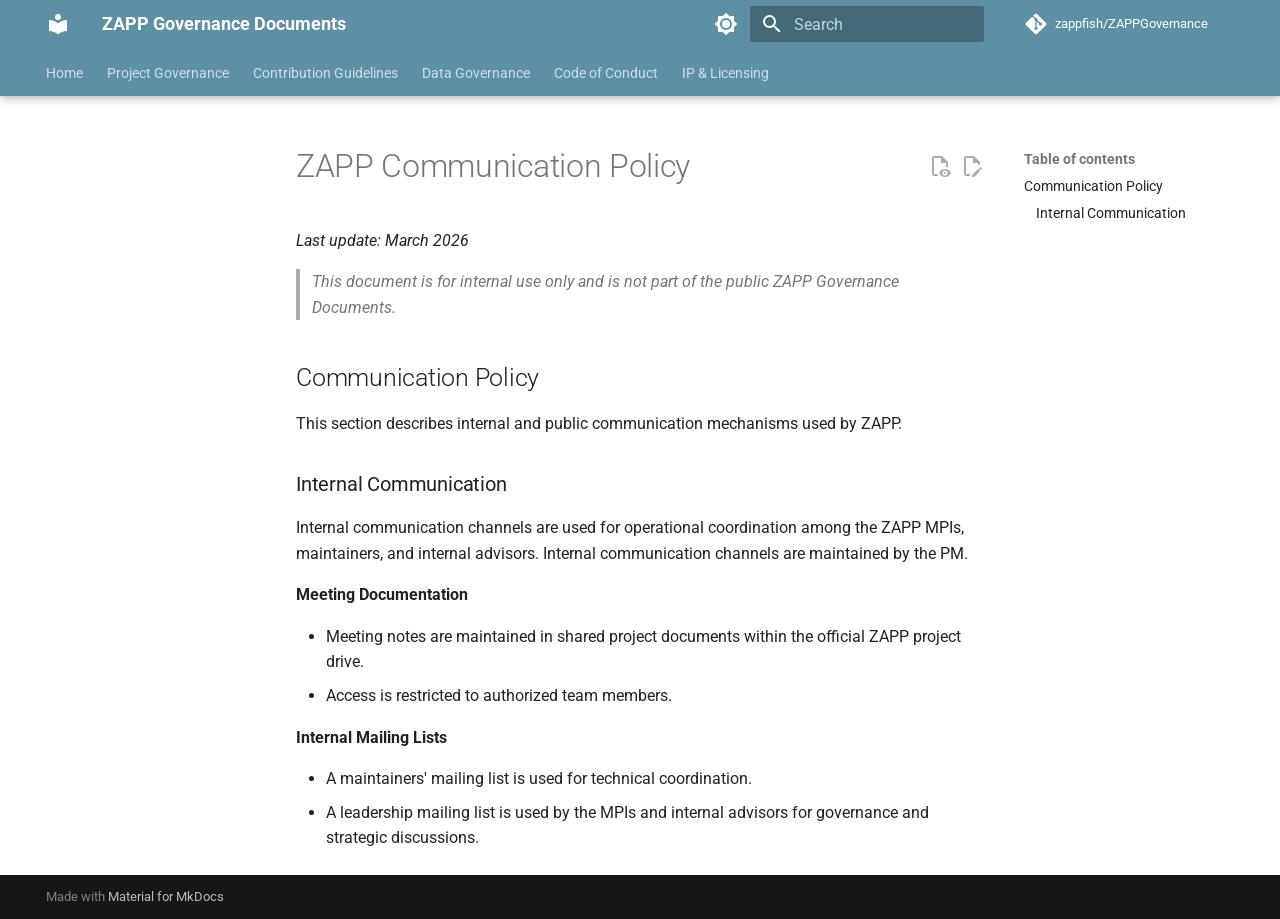
<file: communication-policy/index.html>
<!doctype html>
<html lang="en" class="no-js">
  <head>
    
      <meta charset="utf-8">
      <meta name="viewport" content="width=device-width,initial-scale=1">
      
        <meta name="description" content="Governance documents for the Zebrafish Toxicology Phenotype Atlas Project (ZAPP)">
      
      
      
        <link rel="canonical" href="https://zappfish.github.io/ZAPPGovernance/communication-policy/">
      
      
      
      
        
      
      
      <link rel="icon" href="../assets/images/favicon.png">
      <meta name="generator" content="mkdocs-1.6.1, mkdocs-material-9.7.6">
    
    
      
        <title>ZAPP Communication Policy - ZAPP Governance Documents</title>
      
    
    
      <link rel="stylesheet" href="../assets/stylesheets/main.484c7ddc.min.css">
      
        
        <link rel="stylesheet" href="../assets/stylesheets/palette.ab4e12ef.min.css">
      
      


    
    
      
    
    
      
        
        
        <link rel="preconnect" href="https://fonts.gstatic.com" crossorigin>
        <link rel="stylesheet" href="https://fonts.googleapis.com/css?family=Roboto:300,300i,400,400i,700,700i%7CRoboto+Mono:400,400i,700,700i&display=fallback">
        <style>:root{--md-text-font:"Roboto";--md-code-font:"Roboto Mono"}</style>
      
    
    
      <link rel="stylesheet" href="../stylesheets/extra.css">
    
    <script>__md_scope=new URL("..",location),__md_hash=e=>[...e].reduce(((e,_)=>(e<<5)-e+_.charCodeAt(0)),0),__md_get=(e,_=localStorage,t=__md_scope)=>JSON.parse(_.getItem(t.pathname+"."+e)),__md_set=(e,_,t=localStorage,a=__md_scope)=>{try{t.setItem(a.pathname+"."+e,JSON.stringify(_))}catch(e){}}</script>
    
      

    
    
  </head>
  
  
    
    
      
    
    
    
    
    <body dir="ltr" data-md-color-scheme="default" data-md-color-primary="blue" data-md-color-accent="light-blue">
  
    
    <input class="md-toggle" data-md-toggle="drawer" type="checkbox" id="__drawer" autocomplete="off">
    <input class="md-toggle" data-md-toggle="search" type="checkbox" id="__search" autocomplete="off">
    <label class="md-overlay" for="__drawer"></label>
    <div data-md-component="skip">
      
        
        <a href="#zapp-communication-policy" class="md-skip">
          Skip to content
        </a>
      
    </div>
    <div data-md-component="announce">
      
    </div>
    
    
      

  

<header class="md-header md-header--shadow md-header--lifted" data-md-component="header">
  <nav class="md-header__inner md-grid" aria-label="Header">
    <a href=".." title="ZAPP Governance Documents" class="md-header__button md-logo" aria-label="ZAPP Governance Documents" data-md-component="logo">
      
  
  <svg xmlns="http://www.w3.org/2000/svg" viewBox="0 0 24 24"><path d="M12 8a3 3 0 0 0 3-3 3 3 0 0 0-3-3 3 3 0 0 0-3 3 3 3 0 0 0 3 3m0 3.54C9.64 9.35 6.5 8 3 8v11c3.5 0 6.64 1.35 9 3.54 2.36-2.19 5.5-3.54 9-3.54V8c-3.5 0-6.64 1.35-9 3.54"/></svg>

    </a>
    <label class="md-header__button md-icon" for="__drawer">
      
      <svg xmlns="http://www.w3.org/2000/svg" viewBox="0 0 24 24"><path d="M3 6h18v2H3zm0 5h18v2H3zm0 5h18v2H3z"/></svg>
    </label>
    <div class="md-header__title" data-md-component="header-title">
      <div class="md-header__ellipsis">
        <div class="md-header__topic">
          <span class="md-ellipsis">
            ZAPP Governance Documents
          </span>
        </div>
        <div class="md-header__topic" data-md-component="header-topic">
          <span class="md-ellipsis">
            
              ZAPP Communication Policy
            
          </span>
        </div>
      </div>
    </div>
    
      
        <form class="md-header__option" data-md-component="palette">
  
    
    
    
    <input class="md-option" data-md-color-media="(prefers-color-scheme: light)" data-md-color-scheme="default" data-md-color-primary="blue" data-md-color-accent="light-blue"  aria-label="Switch to dark mode"  type="radio" name="__palette" id="__palette_0">
    
      <label class="md-header__button md-icon" title="Switch to dark mode" for="__palette_1" hidden>
        <svg xmlns="http://www.w3.org/2000/svg" viewBox="0 0 24 24"><path d="M12 8a4 4 0 0 0-4 4 4 4 0 0 0 4 4 4 4 0 0 0 4-4 4 4 0 0 0-4-4m0 10a6 6 0 0 1-6-6 6 6 0 0 1 6-6 6 6 0 0 1 6 6 6 6 0 0 1-6 6m8-9.31V4h-4.69L12 .69 8.69 4H4v4.69L.69 12 4 15.31V20h4.69L12 23.31 15.31 20H20v-4.69L23.31 12z"/></svg>
      </label>
    
  
    
    
    
    <input class="md-option" data-md-color-media="(prefers-color-scheme: dark)" data-md-color-scheme="slate" data-md-color-primary="blue" data-md-color-accent="light-blue"  aria-label="Switch to light mode"  type="radio" name="__palette" id="__palette_1">
    
      <label class="md-header__button md-icon" title="Switch to light mode" for="__palette_0" hidden>
        <svg xmlns="http://www.w3.org/2000/svg" viewBox="0 0 24 24"><path d="M12 18c-.89 0-1.74-.2-2.5-.55C11.56 16.5 13 14.42 13 12s-1.44-4.5-3.5-5.45C10.26 6.2 11.11 6 12 6a6 6 0 0 1 6 6 6 6 0 0 1-6 6m8-9.31V4h-4.69L12 .69 8.69 4H4v4.69L.69 12 4 15.31V20h4.69L12 23.31 15.31 20H20v-4.69L23.31 12z"/></svg>
      </label>
    
  
</form>
      
    
    
      <script>var palette=__md_get("__palette");if(palette&&palette.color){if("(prefers-color-scheme)"===palette.color.media){var media=matchMedia("(prefers-color-scheme: light)"),input=document.querySelector(media.matches?"[data-md-color-media='(prefers-color-scheme: light)']":"[data-md-color-media='(prefers-color-scheme: dark)']");palette.color.media=input.getAttribute("data-md-color-media"),palette.color.scheme=input.getAttribute("data-md-color-scheme"),palette.color.primary=input.getAttribute("data-md-color-primary"),palette.color.accent=input.getAttribute("data-md-color-accent")}for(var[key,value]of Object.entries(palette.color))document.body.setAttribute("data-md-color-"+key,value)}</script>
    
    
    
      
      
        <label class="md-header__button md-icon" for="__search">
          
          <svg xmlns="http://www.w3.org/2000/svg" viewBox="0 0 24 24"><path d="M9.5 3A6.5 6.5 0 0 1 16 9.5c0 1.61-.59 3.09-1.56 4.23l.27.27h.79l5 5-1.5 1.5-5-5v-.79l-.27-.27A6.52 6.52 0 0 1 9.5 16 6.5 6.5 0 0 1 3 9.5 6.5 6.5 0 0 1 9.5 3m0 2C7 5 5 7 5 9.5S7 14 9.5 14 14 12 14 9.5 12 5 9.5 5"/></svg>
        </label>
        <div class="md-search" data-md-component="search" role="dialog">
  <label class="md-search__overlay" for="__search"></label>
  <div class="md-search__inner" role="search">
    <form class="md-search__form" name="search">
      <input type="text" class="md-search__input" name="query" aria-label="Search" placeholder="Search" autocapitalize="off" autocorrect="off" autocomplete="off" spellcheck="false" data-md-component="search-query" required>
      <label class="md-search__icon md-icon" for="__search">
        
        <svg xmlns="http://www.w3.org/2000/svg" viewBox="0 0 24 24"><path d="M9.5 3A6.5 6.5 0 0 1 16 9.5c0 1.61-.59 3.09-1.56 4.23l.27.27h.79l5 5-1.5 1.5-5-5v-.79l-.27-.27A6.52 6.52 0 0 1 9.5 16 6.5 6.5 0 0 1 3 9.5 6.5 6.5 0 0 1 9.5 3m0 2C7 5 5 7 5 9.5S7 14 9.5 14 14 12 14 9.5 12 5 9.5 5"/></svg>
        
        <svg xmlns="http://www.w3.org/2000/svg" viewBox="0 0 24 24"><path d="M20 11v2H8l5.5 5.5-1.42 1.42L4.16 12l7.92-7.92L13.5 5.5 8 11z"/></svg>
      </label>
      <nav class="md-search__options" aria-label="Search">
        
        <button type="reset" class="md-search__icon md-icon" title="Clear" aria-label="Clear" tabindex="-1">
          
          <svg xmlns="http://www.w3.org/2000/svg" viewBox="0 0 24 24"><path d="M19 6.41 17.59 5 12 10.59 6.41 5 5 6.41 10.59 12 5 17.59 6.41 19 12 13.41 17.59 19 19 17.59 13.41 12z"/></svg>
        </button>
      </nav>
      
        <div class="md-search__suggest" data-md-component="search-suggest"></div>
      
    </form>
    <div class="md-search__output">
      <div class="md-search__scrollwrap" tabindex="0" data-md-scrollfix>
        <div class="md-search-result" data-md-component="search-result">
          <div class="md-search-result__meta">
            Initializing search
          </div>
          <ol class="md-search-result__list" role="presentation"></ol>
        </div>
      </div>
    </div>
  </div>
</div>
      
    
    
      <div class="md-header__source">
        <a href="https://github.com/zappfish/ZAPPGovernance" title="Go to repository" class="md-source" data-md-component="source">
  <div class="md-source__icon md-icon">
    
    <svg xmlns="http://www.w3.org/2000/svg" viewBox="0 0 448 512"><!--! Font Awesome Free 7.1.0 by @fontawesome - https://fontawesome.com License - https://fontawesome.com/license/free (Icons: CC BY 4.0, Fonts: SIL OFL 1.1, Code: MIT License) Copyright 2025 Fonticons, Inc.--><path d="M439.6 236.1 244 40.5c-5.4-5.5-12.8-8.5-20.4-8.5s-15 3-20.4 8.4L162.5 81l51.5 51.5c27.1-9.1 52.7 16.8 43.4 43.7l49.7 49.7c34.2-11.8 61.2 31 35.5 56.7-26.5 26.5-70.2-2.9-56-37.3L240.3 199v121.9c25.3 12.5 22.3 41.8 9.1 55-6.4 6.4-15.2 10.1-24.3 10.1s-17.8-3.6-24.3-10.1c-17.6-17.6-11.1-46.9 11.2-56v-123c-20.8-8.5-24.6-30.7-18.6-45L142.6 101 8.5 235.1C3 240.6 0 247.9 0 255.5s3 15 8.5 20.4l195.6 195.7c5.4 5.4 12.7 8.4 20.4 8.4s15-3 20.4-8.4l194.7-194.7c5.4-5.4 8.4-12.8 8.4-20.4s-3-15-8.4-20.4"/></svg>
  </div>
  <div class="md-source__repository">
    zappfish/ZAPPGovernance
  </div>
</a>
      </div>
    
  </nav>
  
    
      
<nav class="md-tabs" aria-label="Tabs" data-md-component="tabs">
  <div class="md-grid">
    <ul class="md-tabs__list">
      
        
  
  
  
  
    <li class="md-tabs__item">
      <a href=".." class="md-tabs__link">
        
  
  
    
  
  Home

      </a>
    </li>
  

      
        
  
  
  
  
    <li class="md-tabs__item">
      <a href="../governance/" class="md-tabs__link">
        
  
  
    
  
  Project Governance

      </a>
    </li>
  

      
        
  
  
  
  
    <li class="md-tabs__item">
      <a href="../contributing/" class="md-tabs__link">
        
  
  
    
  
  Contribution Guidelines

      </a>
    </li>
  

      
        
  
  
  
  
    <li class="md-tabs__item">
      <a href="../data-governance/" class="md-tabs__link">
        
  
  
    
  
  Data Governance

      </a>
    </li>
  

      
        
  
  
  
  
    <li class="md-tabs__item">
      <a href="../code-of-conduct/" class="md-tabs__link">
        
  
  
    
  
  Code of Conduct

      </a>
    </li>
  

      
        
  
  
  
  
    <li class="md-tabs__item">
      <a href="../ip-and-licensing/" class="md-tabs__link">
        
  
  
    
  
  IP & Licensing

      </a>
    </li>
  

      
    </ul>
  </div>
</nav>
    
  
</header>
    
    <div class="md-container" data-md-component="container">
      
      
        
      
      <main class="md-main" data-md-component="main">
        <div class="md-main__inner md-grid">
          
            
              
              <div class="md-sidebar md-sidebar--primary" data-md-component="sidebar" data-md-type="navigation" >
                <div class="md-sidebar__scrollwrap">
                  <div class="md-sidebar__inner">
                    


  


<nav class="md-nav md-nav--primary md-nav--lifted" aria-label="Navigation" data-md-level="0">
  <label class="md-nav__title" for="__drawer">
    <a href=".." title="ZAPP Governance Documents" class="md-nav__button md-logo" aria-label="ZAPP Governance Documents" data-md-component="logo">
      
  
  <svg xmlns="http://www.w3.org/2000/svg" viewBox="0 0 24 24"><path d="M12 8a3 3 0 0 0 3-3 3 3 0 0 0-3-3 3 3 0 0 0-3 3 3 3 0 0 0 3 3m0 3.54C9.64 9.35 6.5 8 3 8v11c3.5 0 6.64 1.35 9 3.54 2.36-2.19 5.5-3.54 9-3.54V8c-3.5 0-6.64 1.35-9 3.54"/></svg>

    </a>
    ZAPP Governance Documents
  </label>
  
    <div class="md-nav__source">
      <a href="https://github.com/zappfish/ZAPPGovernance" title="Go to repository" class="md-source" data-md-component="source">
  <div class="md-source__icon md-icon">
    
    <svg xmlns="http://www.w3.org/2000/svg" viewBox="0 0 448 512"><!--! Font Awesome Free 7.1.0 by @fontawesome - https://fontawesome.com License - https://fontawesome.com/license/free (Icons: CC BY 4.0, Fonts: SIL OFL 1.1, Code: MIT License) Copyright 2025 Fonticons, Inc.--><path d="M439.6 236.1 244 40.5c-5.4-5.5-12.8-8.5-20.4-8.5s-15 3-20.4 8.4L162.5 81l51.5 51.5c27.1-9.1 52.7 16.8 43.4 43.7l49.7 49.7c34.2-11.8 61.2 31 35.5 56.7-26.5 26.5-70.2-2.9-56-37.3L240.3 199v121.9c25.3 12.5 22.3 41.8 9.1 55-6.4 6.4-15.2 10.1-24.3 10.1s-17.8-3.6-24.3-10.1c-17.6-17.6-11.1-46.9 11.2-56v-123c-20.8-8.5-24.6-30.7-18.6-45L142.6 101 8.5 235.1C3 240.6 0 247.9 0 255.5s3 15 8.5 20.4l195.6 195.7c5.4 5.4 12.7 8.4 20.4 8.4s15-3 20.4-8.4l194.7-194.7c5.4-5.4 8.4-12.8 8.4-20.4s-3-15-8.4-20.4"/></svg>
  </div>
  <div class="md-source__repository">
    zappfish/ZAPPGovernance
  </div>
</a>
    </div>
  
  <ul class="md-nav__list" data-md-scrollfix>
    
      
      
  
  
  
  
    <li class="md-nav__item">
      <a href=".." class="md-nav__link">
        
  
  
  <span class="md-ellipsis">
    
  
    Home
  

    
  </span>
  
  

      </a>
    </li>
  

    
      
      
  
  
  
  
    <li class="md-nav__item">
      <a href="../governance/" class="md-nav__link">
        
  
  
  <span class="md-ellipsis">
    
  
    Project Governance
  

    
  </span>
  
  

      </a>
    </li>
  

    
      
      
  
  
  
  
    <li class="md-nav__item">
      <a href="../contributing/" class="md-nav__link">
        
  
  
  <span class="md-ellipsis">
    
  
    Contribution Guidelines
  

    
  </span>
  
  

      </a>
    </li>
  

    
      
      
  
  
  
  
    <li class="md-nav__item">
      <a href="../data-governance/" class="md-nav__link">
        
  
  
  <span class="md-ellipsis">
    
  
    Data Governance
  

    
  </span>
  
  

      </a>
    </li>
  

    
      
      
  
  
  
  
    <li class="md-nav__item">
      <a href="../code-of-conduct/" class="md-nav__link">
        
  
  
  <span class="md-ellipsis">
    
  
    Code of Conduct
  

    
  </span>
  
  

      </a>
    </li>
  

    
      
      
  
  
  
  
    <li class="md-nav__item">
      <a href="../ip-and-licensing/" class="md-nav__link">
        
  
  
  <span class="md-ellipsis">
    
  
    IP & Licensing
  

    
  </span>
  
  

      </a>
    </li>
  

    
  </ul>
</nav>
                  </div>
                </div>
              </div>
            
            
              
              <div class="md-sidebar md-sidebar--secondary" data-md-component="sidebar" data-md-type="toc" >
                <div class="md-sidebar__scrollwrap">
                  <div class="md-sidebar__inner">
                    

<nav class="md-nav md-nav--secondary" aria-label="Table of contents">
  
  
  
    
  
  
    <label class="md-nav__title" for="__toc">
      <span class="md-nav__icon md-icon"></span>
      Table of contents
    </label>
    <ul class="md-nav__list" data-md-component="toc" data-md-scrollfix>
      
        <li class="md-nav__item">
  <a href="#communication-policy" class="md-nav__link">
    <span class="md-ellipsis">
      
        Communication Policy
      
    </span>
  </a>
  
    <nav class="md-nav" aria-label="Communication Policy">
      <ul class="md-nav__list">
        
          <li class="md-nav__item">
  <a href="#internal-communication" class="md-nav__link">
    <span class="md-ellipsis">
      
        Internal Communication
      
    </span>
  </a>
  
</li>
        
      </ul>
    </nav>
  
</li>
      
    </ul>
  
</nav>
                  </div>
                </div>
              </div>
            
          
          
            <div class="md-content" data-md-component="content">
              
              <article class="md-content__inner md-typeset">
                
                  


  
    <a href="https://github.com/zappfish/ZAPPGovernance/edit/main/docs/communication-policy.md" title="Edit this page" class="md-content__button md-icon" rel="edit">
      
      <svg xmlns="http://www.w3.org/2000/svg" viewBox="0 0 24 24"><path d="M10 20H6V4h7v5h5v3.1l2-2V8l-6-6H6c-1.1 0-2 .9-2 2v16c0 1.1.9 2 2 2h4zm10.2-7c.1 0 .3.1.4.2l1.3 1.3c.2.2.2.6 0 .8l-1 1-2.1-2.1 1-1c.1-.1.2-.2.4-.2m0 3.9L14.1 23H12v-2.1l6.1-6.1z"/></svg>
    </a>
  
  
    
      
    
    <a href="https://github.com/zappfish/ZAPPGovernance/raw/main/docs/communication-policy.md" title="View source of this page" class="md-content__button md-icon">
      
      <svg xmlns="http://www.w3.org/2000/svg" viewBox="0 0 24 24"><path d="M17 18c.56 0 1 .44 1 1s-.44 1-1 1-1-.44-1-1 .44-1 1-1m0-3c-2.73 0-5.06 1.66-6 4 .94 2.34 3.27 4 6 4s5.06-1.66 6-4c-.94-2.34-3.27-4-6-4m0 6.5a2.5 2.5 0 0 1-2.5-2.5 2.5 2.5 0 0 1 2.5-2.5 2.5 2.5 0 0 1 2.5 2.5 2.5 2.5 0 0 1-2.5 2.5M9.27 20H6V4h7v5h5v4.07c.7.08 1.36.25 2 .49V8l-6-6H6a2 2 0 0 0-2 2v16a2 2 0 0 0 2 2h4.5a8.2 8.2 0 0 1-1.23-2"/></svg>
    </a>
  


<h1 id="zapp-communication-policy">ZAPP Communication Policy<a class="headerlink" href="#zapp-communication-policy" title="Permanent link">&para;</a></h1>
<p><em>Last update: March 2026</em></p>
<blockquote>
<p><em>This document is for internal use only and is not part of the public ZAPP Governance Documents.</em></p>
</blockquote>
<h2 id="communication-policy">Communication Policy<a class="headerlink" href="#communication-policy" title="Permanent link">&para;</a></h2>
<p>This section describes internal and public communication mechanisms used by ZAPP.</p>
<h3 id="internal-communication">Internal Communication<a class="headerlink" href="#internal-communication" title="Permanent link">&para;</a></h3>
<p>Internal communication channels are used for operational coordination among the ZAPP MPIs, maintainers, and internal advisors. Internal communication channels are maintained by the PM.</p>
<p><strong>Meeting Documentation</strong></p>
<ul>
<li>Meeting notes are maintained in shared project documents within the official ZAPP project drive.</li>
<li>Access is restricted to authorized team members.</li>
</ul>
<p><strong>Internal Mailing Lists</strong></p>
<ul>
<li>A maintainers' mailing list is used for technical coordination.</li>
<li>A leadership mailing list is used by the MPIs and internal advisors for governance and strategic discussions.</li>
</ul>












                
              </article>
            </div>
          
          
<script>var target=document.getElementById(location.hash.slice(1));target&&target.name&&(target.checked=target.name.startsWith("__tabbed_"))</script>
        </div>
        
          <button type="button" class="md-top md-icon" data-md-component="top" hidden>
  
  <svg xmlns="http://www.w3.org/2000/svg" viewBox="0 0 24 24"><path d="M13 20h-2V8l-5.5 5.5-1.42-1.42L12 4.16l7.92 7.92-1.42 1.42L13 8z"/></svg>
  Back to top
</button>
        
      </main>
      
        <footer class="md-footer">
  
    
  
  <div class="md-footer-meta md-typeset">
    <div class="md-footer-meta__inner md-grid">
      <div class="md-copyright">
  
  
    Made with
    <a href="https://squidfunk.github.io/mkdocs-material/" target="_blank" rel="noopener">
      Material for MkDocs
    </a>
  
</div>
      
    </div>
  </div>
</footer>
      
    </div>
    <div class="md-dialog" data-md-component="dialog">
      <div class="md-dialog__inner md-typeset"></div>
    </div>
    
    
    
      
      
      <script id="__config" type="application/json">{"annotate": null, "base": "..", "features": ["navigation.tabs", "navigation.tabs.sticky", "navigation.top", "navigation.footer", "toc.follow", "search.highlight", "search.suggest", "content.action.edit", "content.action.view"], "search": "../assets/javascripts/workers/search.2c215733.min.js", "tags": null, "translations": {"clipboard.copied": "Copied to clipboard", "clipboard.copy": "Copy to clipboard", "search.result.more.one": "1 more on this page", "search.result.more.other": "# more on this page", "search.result.none": "No matching documents", "search.result.one": "1 matching document", "search.result.other": "# matching documents", "search.result.placeholder": "Type to start searching", "search.result.term.missing": "Missing", "select.version": "Select version"}, "version": null}</script>
    
    
      <script src="../assets/javascripts/bundle.79ae519e.min.js"></script>
      
    
  </body>
</html>
</file>
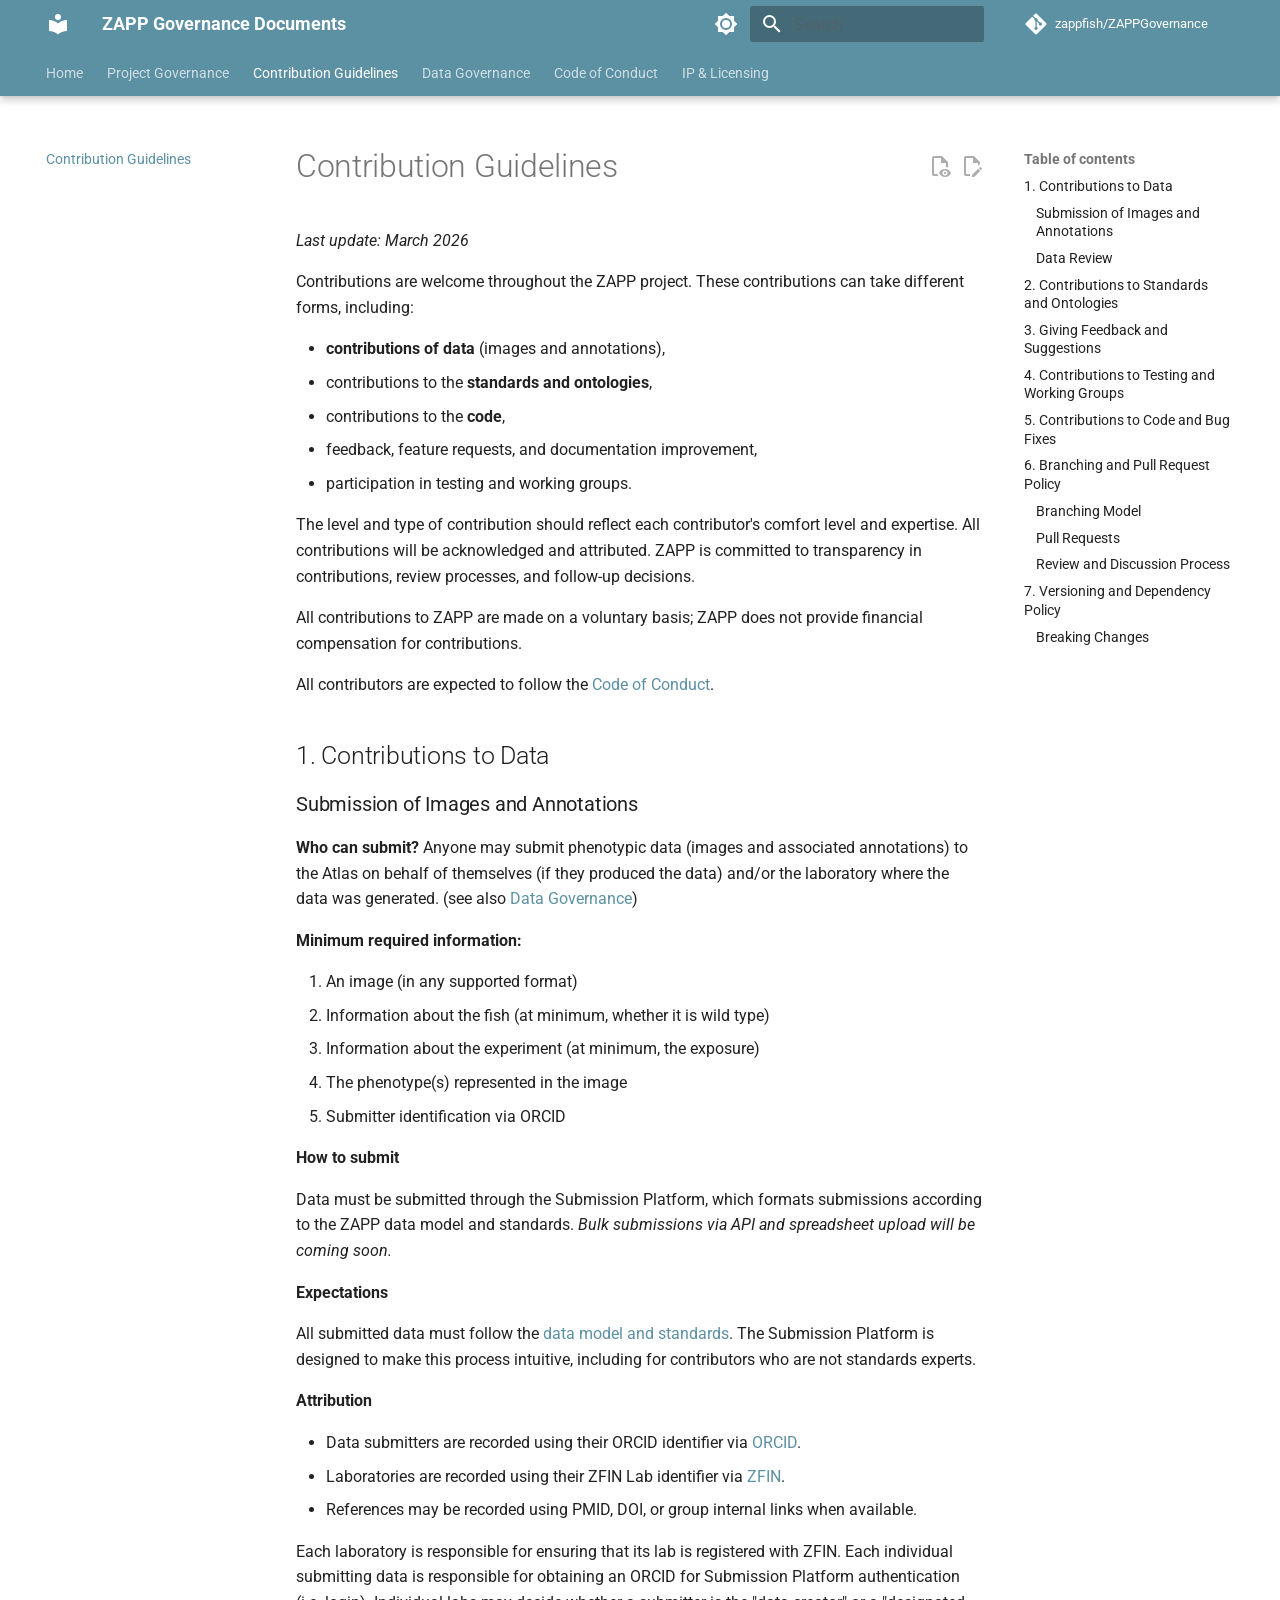
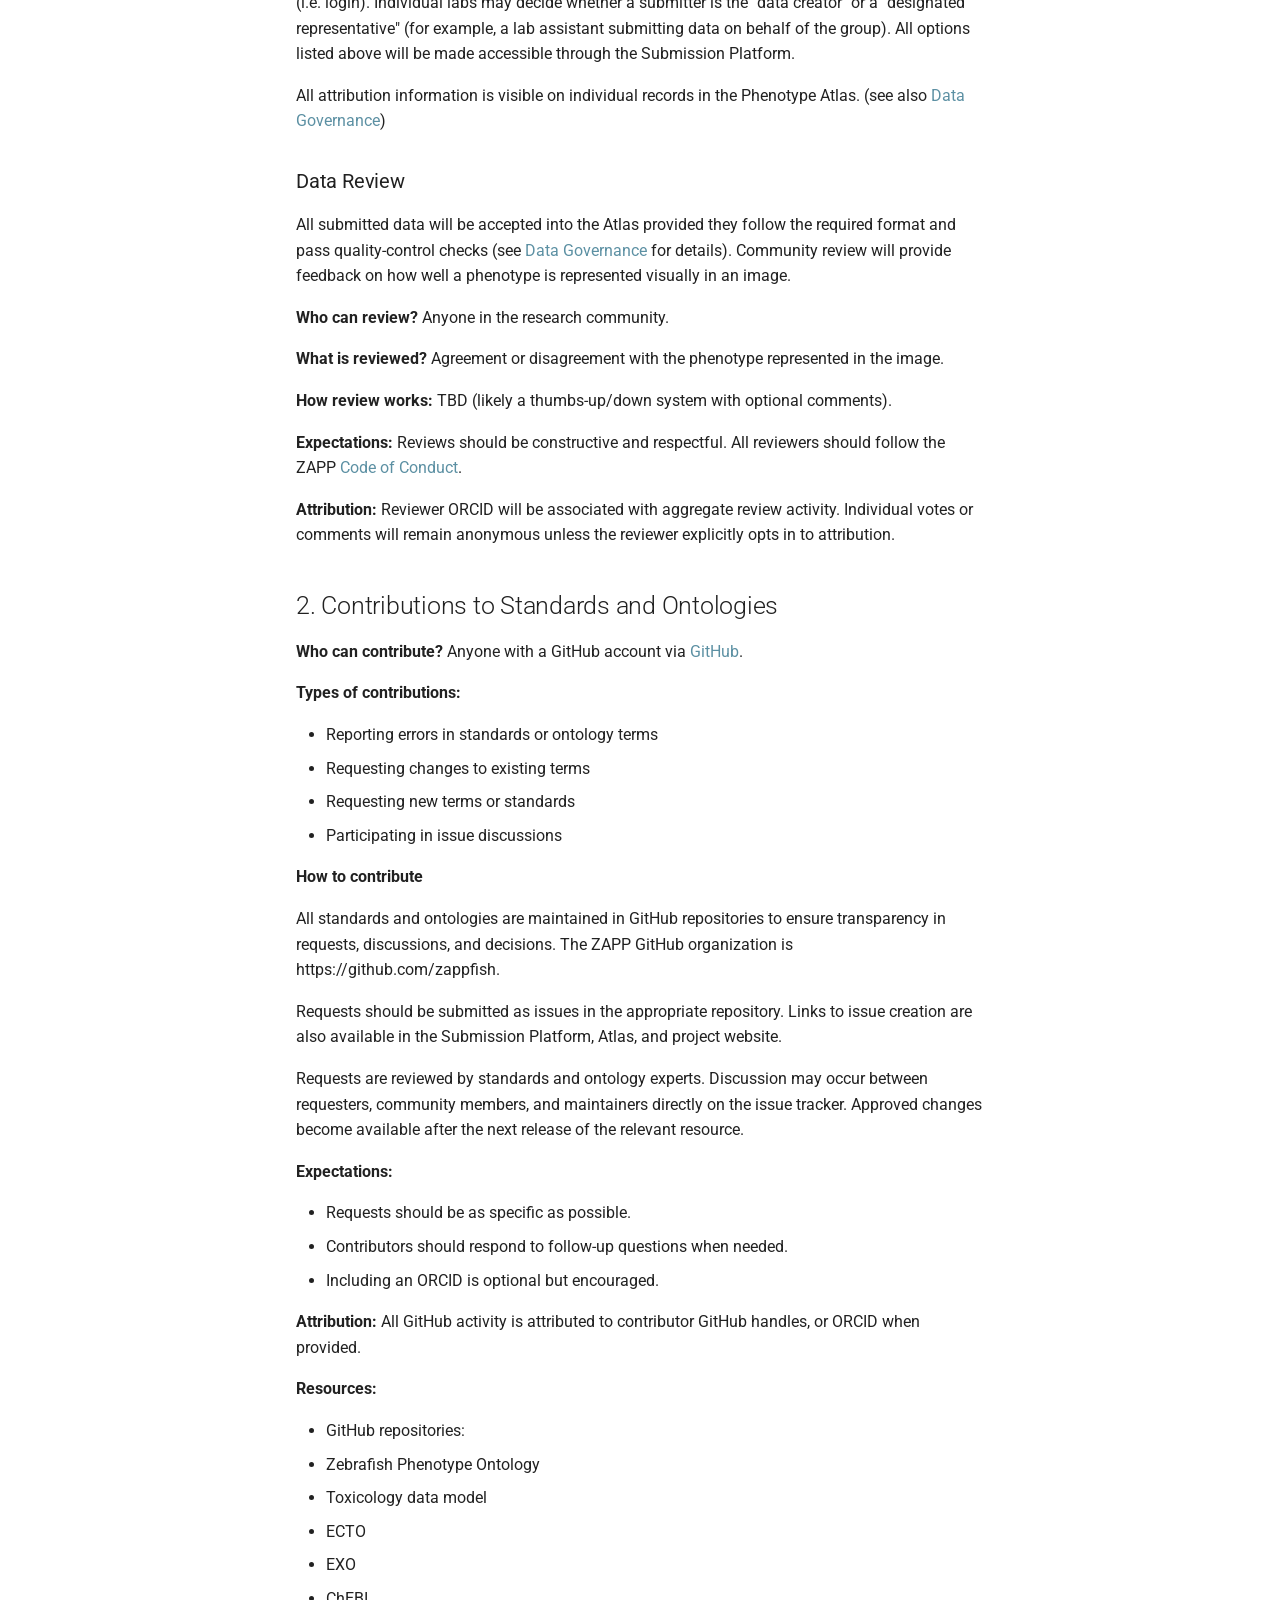
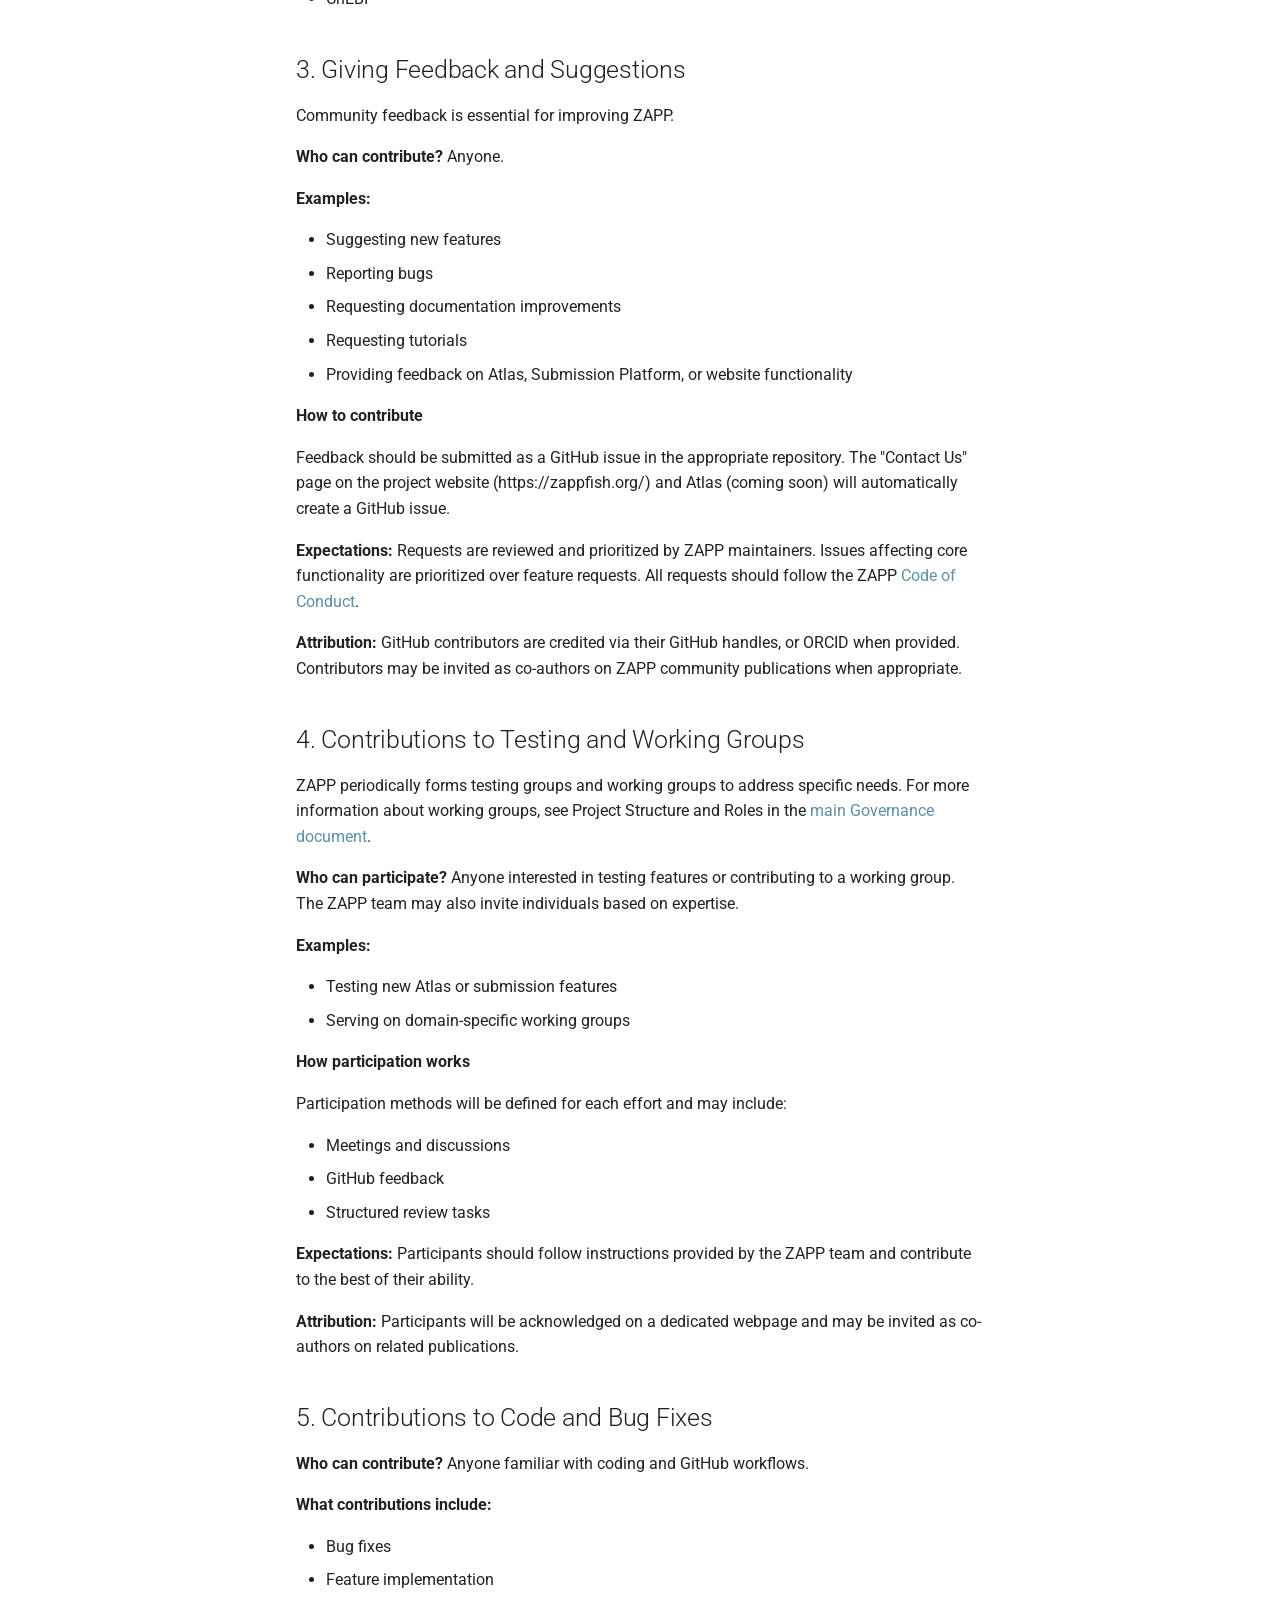
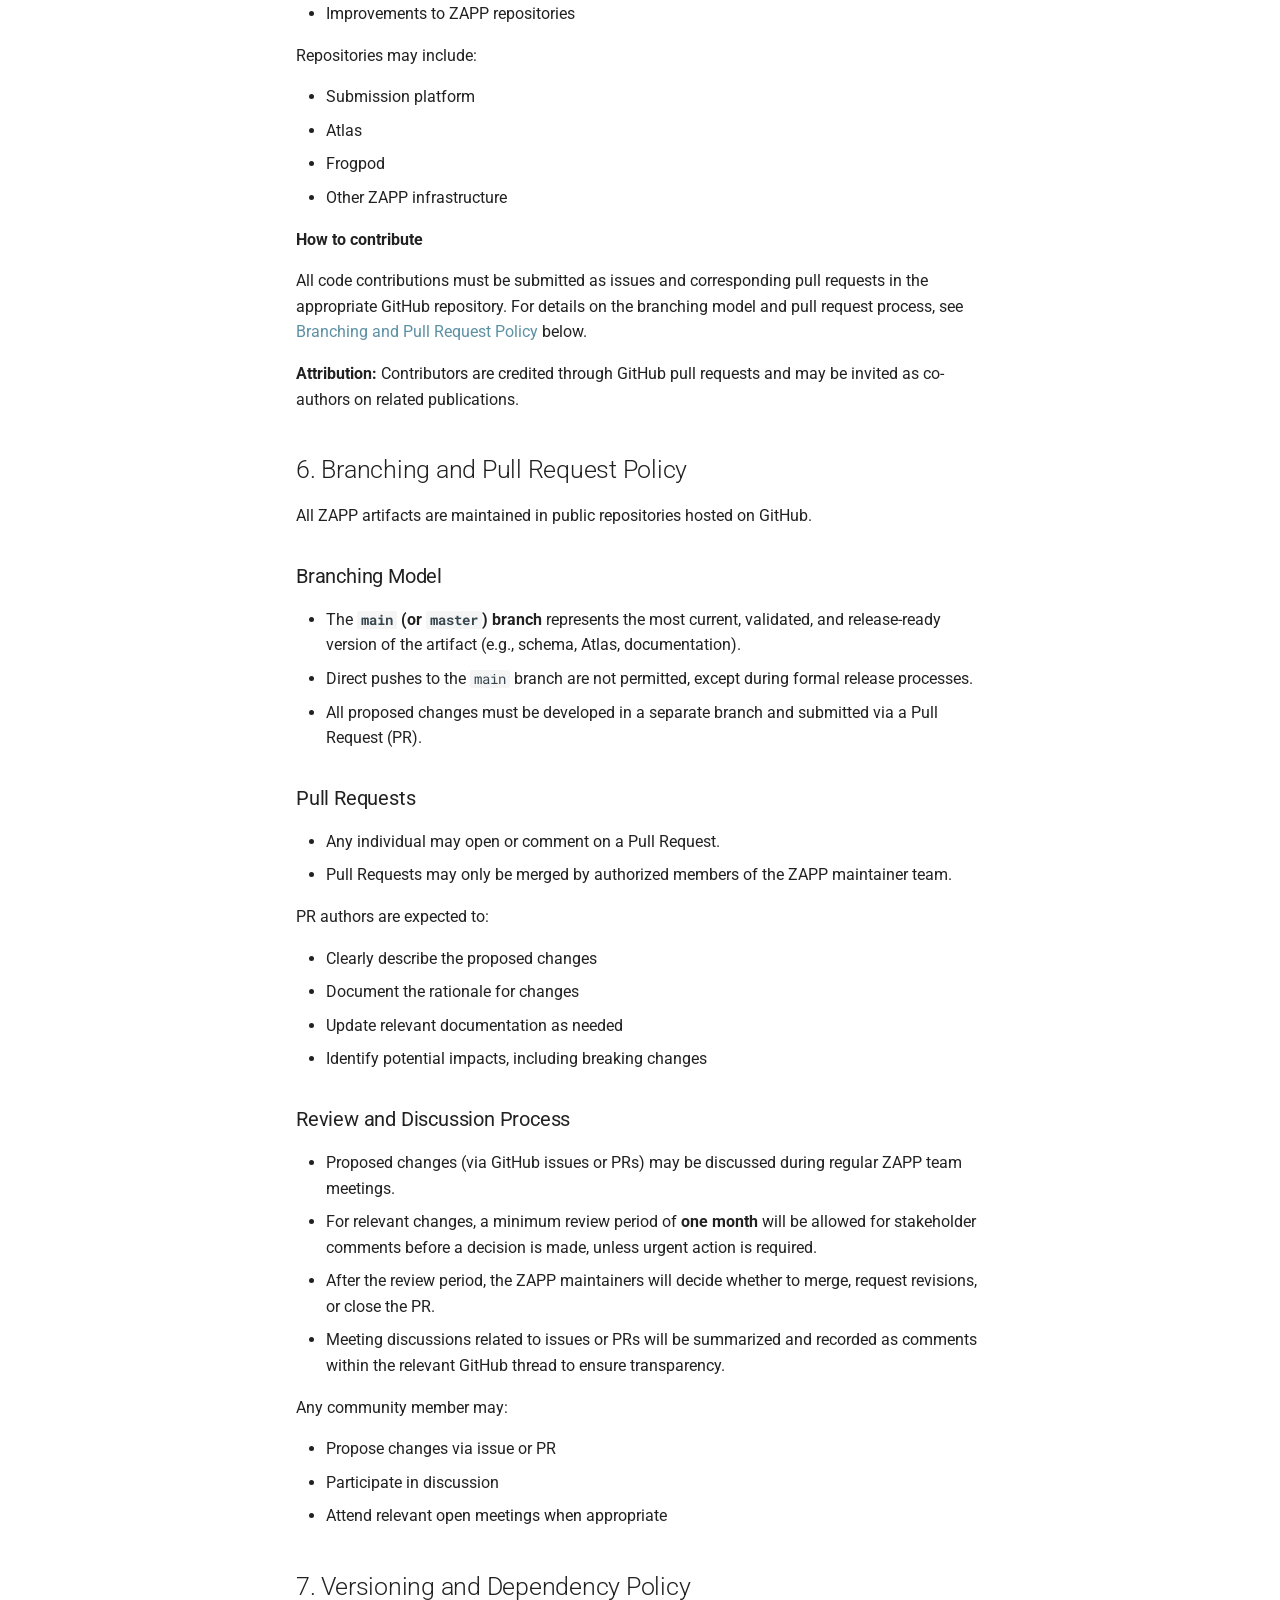
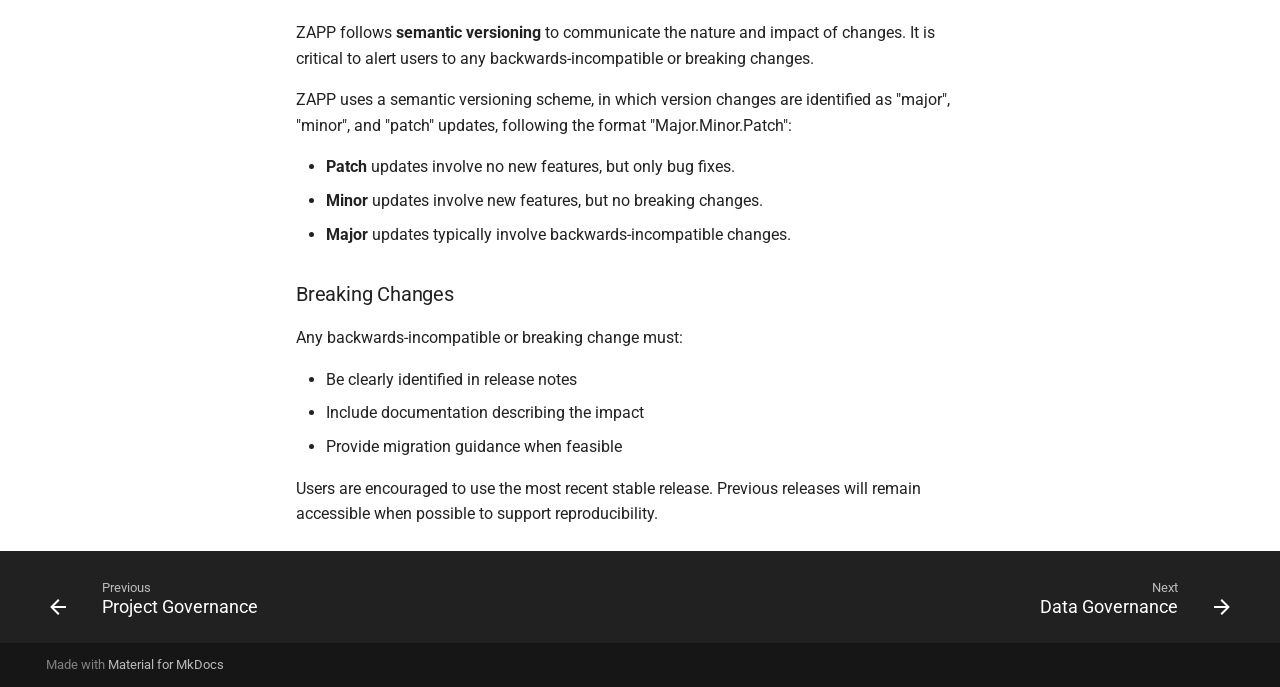
<file: contributing/index.html>
<!doctype html>
<html lang="en" class="no-js">
  <head>
    
      <meta charset="utf-8">
      <meta name="viewport" content="width=device-width,initial-scale=1">
      
        <meta name="description" content="Governance documents for the Zebrafish Toxicology Phenotype Atlas Project (ZAPP)">
      
      
      
        <link rel="canonical" href="https://zappfish.github.io/ZAPPGovernance/contributing/">
      
      
        <link rel="prev" href="../governance/">
      
      
        <link rel="next" href="../data-governance/">
      
      
        
      
      
      <link rel="icon" href="../assets/images/favicon.png">
      <meta name="generator" content="mkdocs-1.6.1, mkdocs-material-9.7.6">
    
    
      
        <title>Contribution Guidelines - ZAPP Governance Documents</title>
      
    
    
      <link rel="stylesheet" href="../assets/stylesheets/main.484c7ddc.min.css">
      
        
        <link rel="stylesheet" href="../assets/stylesheets/palette.ab4e12ef.min.css">
      
      


    
    
      
    
    
      
        
        
        <link rel="preconnect" href="https://fonts.gstatic.com" crossorigin>
        <link rel="stylesheet" href="https://fonts.googleapis.com/css?family=Roboto:300,300i,400,400i,700,700i%7CRoboto+Mono:400,400i,700,700i&display=fallback">
        <style>:root{--md-text-font:"Roboto";--md-code-font:"Roboto Mono"}</style>
      
    
    
      <link rel="stylesheet" href="../stylesheets/extra.css">
    
    <script>__md_scope=new URL("..",location),__md_hash=e=>[...e].reduce(((e,_)=>(e<<5)-e+_.charCodeAt(0)),0),__md_get=(e,_=localStorage,t=__md_scope)=>JSON.parse(_.getItem(t.pathname+"."+e)),__md_set=(e,_,t=localStorage,a=__md_scope)=>{try{t.setItem(a.pathname+"."+e,JSON.stringify(_))}catch(e){}}</script>
    
      

    
    
  </head>
  
  
    
    
      
    
    
    
    
    <body dir="ltr" data-md-color-scheme="default" data-md-color-primary="blue" data-md-color-accent="light-blue">
  
    
    <input class="md-toggle" data-md-toggle="drawer" type="checkbox" id="__drawer" autocomplete="off">
    <input class="md-toggle" data-md-toggle="search" type="checkbox" id="__search" autocomplete="off">
    <label class="md-overlay" for="__drawer"></label>
    <div data-md-component="skip">
      
        
        <a href="#contribution-guidelines" class="md-skip">
          Skip to content
        </a>
      
    </div>
    <div data-md-component="announce">
      
    </div>
    
    
      

  

<header class="md-header md-header--shadow md-header--lifted" data-md-component="header">
  <nav class="md-header__inner md-grid" aria-label="Header">
    <a href=".." title="ZAPP Governance Documents" class="md-header__button md-logo" aria-label="ZAPP Governance Documents" data-md-component="logo">
      
  
  <svg xmlns="http://www.w3.org/2000/svg" viewBox="0 0 24 24"><path d="M12 8a3 3 0 0 0 3-3 3 3 0 0 0-3-3 3 3 0 0 0-3 3 3 3 0 0 0 3 3m0 3.54C9.64 9.35 6.5 8 3 8v11c3.5 0 6.64 1.35 9 3.54 2.36-2.19 5.5-3.54 9-3.54V8c-3.5 0-6.64 1.35-9 3.54"/></svg>

    </a>
    <label class="md-header__button md-icon" for="__drawer">
      
      <svg xmlns="http://www.w3.org/2000/svg" viewBox="0 0 24 24"><path d="M3 6h18v2H3zm0 5h18v2H3zm0 5h18v2H3z"/></svg>
    </label>
    <div class="md-header__title" data-md-component="header-title">
      <div class="md-header__ellipsis">
        <div class="md-header__topic">
          <span class="md-ellipsis">
            ZAPP Governance Documents
          </span>
        </div>
        <div class="md-header__topic" data-md-component="header-topic">
          <span class="md-ellipsis">
            
              Contribution Guidelines
            
          </span>
        </div>
      </div>
    </div>
    
      
        <form class="md-header__option" data-md-component="palette">
  
    
    
    
    <input class="md-option" data-md-color-media="(prefers-color-scheme: light)" data-md-color-scheme="default" data-md-color-primary="blue" data-md-color-accent="light-blue"  aria-label="Switch to dark mode"  type="radio" name="__palette" id="__palette_0">
    
      <label class="md-header__button md-icon" title="Switch to dark mode" for="__palette_1" hidden>
        <svg xmlns="http://www.w3.org/2000/svg" viewBox="0 0 24 24"><path d="M12 8a4 4 0 0 0-4 4 4 4 0 0 0 4 4 4 4 0 0 0 4-4 4 4 0 0 0-4-4m0 10a6 6 0 0 1-6-6 6 6 0 0 1 6-6 6 6 0 0 1 6 6 6 6 0 0 1-6 6m8-9.31V4h-4.69L12 .69 8.69 4H4v4.69L.69 12 4 15.31V20h4.69L12 23.31 15.31 20H20v-4.69L23.31 12z"/></svg>
      </label>
    
  
    
    
    
    <input class="md-option" data-md-color-media="(prefers-color-scheme: dark)" data-md-color-scheme="slate" data-md-color-primary="blue" data-md-color-accent="light-blue"  aria-label="Switch to light mode"  type="radio" name="__palette" id="__palette_1">
    
      <label class="md-header__button md-icon" title="Switch to light mode" for="__palette_0" hidden>
        <svg xmlns="http://www.w3.org/2000/svg" viewBox="0 0 24 24"><path d="M12 18c-.89 0-1.74-.2-2.5-.55C11.56 16.5 13 14.42 13 12s-1.44-4.5-3.5-5.45C10.26 6.2 11.11 6 12 6a6 6 0 0 1 6 6 6 6 0 0 1-6 6m8-9.31V4h-4.69L12 .69 8.69 4H4v4.69L.69 12 4 15.31V20h4.69L12 23.31 15.31 20H20v-4.69L23.31 12z"/></svg>
      </label>
    
  
</form>
      
    
    
      <script>var palette=__md_get("__palette");if(palette&&palette.color){if("(prefers-color-scheme)"===palette.color.media){var media=matchMedia("(prefers-color-scheme: light)"),input=document.querySelector(media.matches?"[data-md-color-media='(prefers-color-scheme: light)']":"[data-md-color-media='(prefers-color-scheme: dark)']");palette.color.media=input.getAttribute("data-md-color-media"),palette.color.scheme=input.getAttribute("data-md-color-scheme"),palette.color.primary=input.getAttribute("data-md-color-primary"),palette.color.accent=input.getAttribute("data-md-color-accent")}for(var[key,value]of Object.entries(palette.color))document.body.setAttribute("data-md-color-"+key,value)}</script>
    
    
    
      
      
        <label class="md-header__button md-icon" for="__search">
          
          <svg xmlns="http://www.w3.org/2000/svg" viewBox="0 0 24 24"><path d="M9.5 3A6.5 6.5 0 0 1 16 9.5c0 1.61-.59 3.09-1.56 4.23l.27.27h.79l5 5-1.5 1.5-5-5v-.79l-.27-.27A6.52 6.52 0 0 1 9.5 16 6.5 6.5 0 0 1 3 9.5 6.5 6.5 0 0 1 9.5 3m0 2C7 5 5 7 5 9.5S7 14 9.5 14 14 12 14 9.5 12 5 9.5 5"/></svg>
        </label>
        <div class="md-search" data-md-component="search" role="dialog">
  <label class="md-search__overlay" for="__search"></label>
  <div class="md-search__inner" role="search">
    <form class="md-search__form" name="search">
      <input type="text" class="md-search__input" name="query" aria-label="Search" placeholder="Search" autocapitalize="off" autocorrect="off" autocomplete="off" spellcheck="false" data-md-component="search-query" required>
      <label class="md-search__icon md-icon" for="__search">
        
        <svg xmlns="http://www.w3.org/2000/svg" viewBox="0 0 24 24"><path d="M9.5 3A6.5 6.5 0 0 1 16 9.5c0 1.61-.59 3.09-1.56 4.23l.27.27h.79l5 5-1.5 1.5-5-5v-.79l-.27-.27A6.52 6.52 0 0 1 9.5 16 6.5 6.5 0 0 1 3 9.5 6.5 6.5 0 0 1 9.5 3m0 2C7 5 5 7 5 9.5S7 14 9.5 14 14 12 14 9.5 12 5 9.5 5"/></svg>
        
        <svg xmlns="http://www.w3.org/2000/svg" viewBox="0 0 24 24"><path d="M20 11v2H8l5.5 5.5-1.42 1.42L4.16 12l7.92-7.92L13.5 5.5 8 11z"/></svg>
      </label>
      <nav class="md-search__options" aria-label="Search">
        
        <button type="reset" class="md-search__icon md-icon" title="Clear" aria-label="Clear" tabindex="-1">
          
          <svg xmlns="http://www.w3.org/2000/svg" viewBox="0 0 24 24"><path d="M19 6.41 17.59 5 12 10.59 6.41 5 5 6.41 10.59 12 5 17.59 6.41 19 12 13.41 17.59 19 19 17.59 13.41 12z"/></svg>
        </button>
      </nav>
      
        <div class="md-search__suggest" data-md-component="search-suggest"></div>
      
    </form>
    <div class="md-search__output">
      <div class="md-search__scrollwrap" tabindex="0" data-md-scrollfix>
        <div class="md-search-result" data-md-component="search-result">
          <div class="md-search-result__meta">
            Initializing search
          </div>
          <ol class="md-search-result__list" role="presentation"></ol>
        </div>
      </div>
    </div>
  </div>
</div>
      
    
    
      <div class="md-header__source">
        <a href="https://github.com/zappfish/ZAPPGovernance" title="Go to repository" class="md-source" data-md-component="source">
  <div class="md-source__icon md-icon">
    
    <svg xmlns="http://www.w3.org/2000/svg" viewBox="0 0 448 512"><!--! Font Awesome Free 7.1.0 by @fontawesome - https://fontawesome.com License - https://fontawesome.com/license/free (Icons: CC BY 4.0, Fonts: SIL OFL 1.1, Code: MIT License) Copyright 2025 Fonticons, Inc.--><path d="M439.6 236.1 244 40.5c-5.4-5.5-12.8-8.5-20.4-8.5s-15 3-20.4 8.4L162.5 81l51.5 51.5c27.1-9.1 52.7 16.8 43.4 43.7l49.7 49.7c34.2-11.8 61.2 31 35.5 56.7-26.5 26.5-70.2-2.9-56-37.3L240.3 199v121.9c25.3 12.5 22.3 41.8 9.1 55-6.4 6.4-15.2 10.1-24.3 10.1s-17.8-3.6-24.3-10.1c-17.6-17.6-11.1-46.9 11.2-56v-123c-20.8-8.5-24.6-30.7-18.6-45L142.6 101 8.5 235.1C3 240.6 0 247.9 0 255.5s3 15 8.5 20.4l195.6 195.7c5.4 5.4 12.7 8.4 20.4 8.4s15-3 20.4-8.4l194.7-194.7c5.4-5.4 8.4-12.8 8.4-20.4s-3-15-8.4-20.4"/></svg>
  </div>
  <div class="md-source__repository">
    zappfish/ZAPPGovernance
  </div>
</a>
      </div>
    
  </nav>
  
    
      
<nav class="md-tabs" aria-label="Tabs" data-md-component="tabs">
  <div class="md-grid">
    <ul class="md-tabs__list">
      
        
  
  
  
  
    <li class="md-tabs__item">
      <a href=".." class="md-tabs__link">
        
  
  
    
  
  Home

      </a>
    </li>
  

      
        
  
  
  
  
    <li class="md-tabs__item">
      <a href="../governance/" class="md-tabs__link">
        
  
  
    
  
  Project Governance

      </a>
    </li>
  

      
        
  
  
  
    
  
  
    <li class="md-tabs__item md-tabs__item--active">
      <a href="./" class="md-tabs__link">
        
  
  
    
  
  Contribution Guidelines

      </a>
    </li>
  

      
        
  
  
  
  
    <li class="md-tabs__item">
      <a href="../data-governance/" class="md-tabs__link">
        
  
  
    
  
  Data Governance

      </a>
    </li>
  

      
        
  
  
  
  
    <li class="md-tabs__item">
      <a href="../code-of-conduct/" class="md-tabs__link">
        
  
  
    
  
  Code of Conduct

      </a>
    </li>
  

      
        
  
  
  
  
    <li class="md-tabs__item">
      <a href="../ip-and-licensing/" class="md-tabs__link">
        
  
  
    
  
  IP & Licensing

      </a>
    </li>
  

      
    </ul>
  </div>
</nav>
    
  
</header>
    
    <div class="md-container" data-md-component="container">
      
      
        
      
      <main class="md-main" data-md-component="main">
        <div class="md-main__inner md-grid">
          
            
              
              <div class="md-sidebar md-sidebar--primary" data-md-component="sidebar" data-md-type="navigation" >
                <div class="md-sidebar__scrollwrap">
                  <div class="md-sidebar__inner">
                    


  


<nav class="md-nav md-nav--primary md-nav--lifted" aria-label="Navigation" data-md-level="0">
  <label class="md-nav__title" for="__drawer">
    <a href=".." title="ZAPP Governance Documents" class="md-nav__button md-logo" aria-label="ZAPP Governance Documents" data-md-component="logo">
      
  
  <svg xmlns="http://www.w3.org/2000/svg" viewBox="0 0 24 24"><path d="M12 8a3 3 0 0 0 3-3 3 3 0 0 0-3-3 3 3 0 0 0-3 3 3 3 0 0 0 3 3m0 3.54C9.64 9.35 6.5 8 3 8v11c3.5 0 6.64 1.35 9 3.54 2.36-2.19 5.5-3.54 9-3.54V8c-3.5 0-6.64 1.35-9 3.54"/></svg>

    </a>
    ZAPP Governance Documents
  </label>
  
    <div class="md-nav__source">
      <a href="https://github.com/zappfish/ZAPPGovernance" title="Go to repository" class="md-source" data-md-component="source">
  <div class="md-source__icon md-icon">
    
    <svg xmlns="http://www.w3.org/2000/svg" viewBox="0 0 448 512"><!--! Font Awesome Free 7.1.0 by @fontawesome - https://fontawesome.com License - https://fontawesome.com/license/free (Icons: CC BY 4.0, Fonts: SIL OFL 1.1, Code: MIT License) Copyright 2025 Fonticons, Inc.--><path d="M439.6 236.1 244 40.5c-5.4-5.5-12.8-8.5-20.4-8.5s-15 3-20.4 8.4L162.5 81l51.5 51.5c27.1-9.1 52.7 16.8 43.4 43.7l49.7 49.7c34.2-11.8 61.2 31 35.5 56.7-26.5 26.5-70.2-2.9-56-37.3L240.3 199v121.9c25.3 12.5 22.3 41.8 9.1 55-6.4 6.4-15.2 10.1-24.3 10.1s-17.8-3.6-24.3-10.1c-17.6-17.6-11.1-46.9 11.2-56v-123c-20.8-8.5-24.6-30.7-18.6-45L142.6 101 8.5 235.1C3 240.6 0 247.9 0 255.5s3 15 8.5 20.4l195.6 195.7c5.4 5.4 12.7 8.4 20.4 8.4s15-3 20.4-8.4l194.7-194.7c5.4-5.4 8.4-12.8 8.4-20.4s-3-15-8.4-20.4"/></svg>
  </div>
  <div class="md-source__repository">
    zappfish/ZAPPGovernance
  </div>
</a>
    </div>
  
  <ul class="md-nav__list" data-md-scrollfix>
    
      
      
  
  
  
  
    <li class="md-nav__item">
      <a href=".." class="md-nav__link">
        
  
  
  <span class="md-ellipsis">
    
  
    Home
  

    
  </span>
  
  

      </a>
    </li>
  

    
      
      
  
  
  
  
    <li class="md-nav__item">
      <a href="../governance/" class="md-nav__link">
        
  
  
  <span class="md-ellipsis">
    
  
    Project Governance
  

    
  </span>
  
  

      </a>
    </li>
  

    
      
      
  
  
    
  
  
  
    <li class="md-nav__item md-nav__item--active">
      
      <input class="md-nav__toggle md-toggle" type="checkbox" id="__toc">
      
      
        
      
      
        <label class="md-nav__link md-nav__link--active" for="__toc">
          
  
  
  <span class="md-ellipsis">
    
  
    Contribution Guidelines
  

    
  </span>
  
  

          <span class="md-nav__icon md-icon"></span>
        </label>
      
      <a href="./" class="md-nav__link md-nav__link--active">
        
  
  
  <span class="md-ellipsis">
    
  
    Contribution Guidelines
  

    
  </span>
  
  

      </a>
      
        

<nav class="md-nav md-nav--secondary" aria-label="Table of contents">
  
  
  
    
  
  
    <label class="md-nav__title" for="__toc">
      <span class="md-nav__icon md-icon"></span>
      Table of contents
    </label>
    <ul class="md-nav__list" data-md-component="toc" data-md-scrollfix>
      
        <li class="md-nav__item">
  <a href="#1-contributions-to-data" class="md-nav__link">
    <span class="md-ellipsis">
      
        1. Contributions to Data
      
    </span>
  </a>
  
    <nav class="md-nav" aria-label="1. Contributions to Data">
      <ul class="md-nav__list">
        
          <li class="md-nav__item">
  <a href="#submission-of-images-and-annotations" class="md-nav__link">
    <span class="md-ellipsis">
      
        Submission of Images and Annotations
      
    </span>
  </a>
  
</li>
        
          <li class="md-nav__item">
  <a href="#data-review" class="md-nav__link">
    <span class="md-ellipsis">
      
        Data Review
      
    </span>
  </a>
  
</li>
        
      </ul>
    </nav>
  
</li>
      
        <li class="md-nav__item">
  <a href="#2-contributions-to-standards-and-ontologies" class="md-nav__link">
    <span class="md-ellipsis">
      
        2. Contributions to Standards and Ontologies
      
    </span>
  </a>
  
</li>
      
        <li class="md-nav__item">
  <a href="#3-giving-feedback-and-suggestions" class="md-nav__link">
    <span class="md-ellipsis">
      
        3. Giving Feedback and Suggestions
      
    </span>
  </a>
  
</li>
      
        <li class="md-nav__item">
  <a href="#4-contributions-to-testing-and-working-groups" class="md-nav__link">
    <span class="md-ellipsis">
      
        4. Contributions to Testing and Working Groups
      
    </span>
  </a>
  
</li>
      
        <li class="md-nav__item">
  <a href="#5-contributions-to-code-and-bug-fixes" class="md-nav__link">
    <span class="md-ellipsis">
      
        5. Contributions to Code and Bug Fixes
      
    </span>
  </a>
  
</li>
      
        <li class="md-nav__item">
  <a href="#6-branching-and-pull-request-policy" class="md-nav__link">
    <span class="md-ellipsis">
      
        6. Branching and Pull Request Policy
      
    </span>
  </a>
  
    <nav class="md-nav" aria-label="6. Branching and Pull Request Policy">
      <ul class="md-nav__list">
        
          <li class="md-nav__item">
  <a href="#branching-model" class="md-nav__link">
    <span class="md-ellipsis">
      
        Branching Model
      
    </span>
  </a>
  
</li>
        
          <li class="md-nav__item">
  <a href="#pull-requests" class="md-nav__link">
    <span class="md-ellipsis">
      
        Pull Requests
      
    </span>
  </a>
  
</li>
        
          <li class="md-nav__item">
  <a href="#review-and-discussion-process" class="md-nav__link">
    <span class="md-ellipsis">
      
        Review and Discussion Process
      
    </span>
  </a>
  
</li>
        
      </ul>
    </nav>
  
</li>
      
        <li class="md-nav__item">
  <a href="#7-versioning-and-dependency-policy" class="md-nav__link">
    <span class="md-ellipsis">
      
        7. Versioning and Dependency Policy
      
    </span>
  </a>
  
    <nav class="md-nav" aria-label="7. Versioning and Dependency Policy">
      <ul class="md-nav__list">
        
          <li class="md-nav__item">
  <a href="#breaking-changes" class="md-nav__link">
    <span class="md-ellipsis">
      
        Breaking Changes
      
    </span>
  </a>
  
</li>
        
      </ul>
    </nav>
  
</li>
      
    </ul>
  
</nav>
      
    </li>
  

    
      
      
  
  
  
  
    <li class="md-nav__item">
      <a href="../data-governance/" class="md-nav__link">
        
  
  
  <span class="md-ellipsis">
    
  
    Data Governance
  

    
  </span>
  
  

      </a>
    </li>
  

    
      
      
  
  
  
  
    <li class="md-nav__item">
      <a href="../code-of-conduct/" class="md-nav__link">
        
  
  
  <span class="md-ellipsis">
    
  
    Code of Conduct
  

    
  </span>
  
  

      </a>
    </li>
  

    
      
      
  
  
  
  
    <li class="md-nav__item">
      <a href="../ip-and-licensing/" class="md-nav__link">
        
  
  
  <span class="md-ellipsis">
    
  
    IP & Licensing
  

    
  </span>
  
  

      </a>
    </li>
  

    
  </ul>
</nav>
                  </div>
                </div>
              </div>
            
            
              
              <div class="md-sidebar md-sidebar--secondary" data-md-component="sidebar" data-md-type="toc" >
                <div class="md-sidebar__scrollwrap">
                  <div class="md-sidebar__inner">
                    

<nav class="md-nav md-nav--secondary" aria-label="Table of contents">
  
  
  
    
  
  
    <label class="md-nav__title" for="__toc">
      <span class="md-nav__icon md-icon"></span>
      Table of contents
    </label>
    <ul class="md-nav__list" data-md-component="toc" data-md-scrollfix>
      
        <li class="md-nav__item">
  <a href="#1-contributions-to-data" class="md-nav__link">
    <span class="md-ellipsis">
      
        1. Contributions to Data
      
    </span>
  </a>
  
    <nav class="md-nav" aria-label="1. Contributions to Data">
      <ul class="md-nav__list">
        
          <li class="md-nav__item">
  <a href="#submission-of-images-and-annotations" class="md-nav__link">
    <span class="md-ellipsis">
      
        Submission of Images and Annotations
      
    </span>
  </a>
  
</li>
        
          <li class="md-nav__item">
  <a href="#data-review" class="md-nav__link">
    <span class="md-ellipsis">
      
        Data Review
      
    </span>
  </a>
  
</li>
        
      </ul>
    </nav>
  
</li>
      
        <li class="md-nav__item">
  <a href="#2-contributions-to-standards-and-ontologies" class="md-nav__link">
    <span class="md-ellipsis">
      
        2. Contributions to Standards and Ontologies
      
    </span>
  </a>
  
</li>
      
        <li class="md-nav__item">
  <a href="#3-giving-feedback-and-suggestions" class="md-nav__link">
    <span class="md-ellipsis">
      
        3. Giving Feedback and Suggestions
      
    </span>
  </a>
  
</li>
      
        <li class="md-nav__item">
  <a href="#4-contributions-to-testing-and-working-groups" class="md-nav__link">
    <span class="md-ellipsis">
      
        4. Contributions to Testing and Working Groups
      
    </span>
  </a>
  
</li>
      
        <li class="md-nav__item">
  <a href="#5-contributions-to-code-and-bug-fixes" class="md-nav__link">
    <span class="md-ellipsis">
      
        5. Contributions to Code and Bug Fixes
      
    </span>
  </a>
  
</li>
      
        <li class="md-nav__item">
  <a href="#6-branching-and-pull-request-policy" class="md-nav__link">
    <span class="md-ellipsis">
      
        6. Branching and Pull Request Policy
      
    </span>
  </a>
  
    <nav class="md-nav" aria-label="6. Branching and Pull Request Policy">
      <ul class="md-nav__list">
        
          <li class="md-nav__item">
  <a href="#branching-model" class="md-nav__link">
    <span class="md-ellipsis">
      
        Branching Model
      
    </span>
  </a>
  
</li>
        
          <li class="md-nav__item">
  <a href="#pull-requests" class="md-nav__link">
    <span class="md-ellipsis">
      
        Pull Requests
      
    </span>
  </a>
  
</li>
        
          <li class="md-nav__item">
  <a href="#review-and-discussion-process" class="md-nav__link">
    <span class="md-ellipsis">
      
        Review and Discussion Process
      
    </span>
  </a>
  
</li>
        
      </ul>
    </nav>
  
</li>
      
        <li class="md-nav__item">
  <a href="#7-versioning-and-dependency-policy" class="md-nav__link">
    <span class="md-ellipsis">
      
        7. Versioning and Dependency Policy
      
    </span>
  </a>
  
    <nav class="md-nav" aria-label="7. Versioning and Dependency Policy">
      <ul class="md-nav__list">
        
          <li class="md-nav__item">
  <a href="#breaking-changes" class="md-nav__link">
    <span class="md-ellipsis">
      
        Breaking Changes
      
    </span>
  </a>
  
</li>
        
      </ul>
    </nav>
  
</li>
      
    </ul>
  
</nav>
                  </div>
                </div>
              </div>
            
          
          
            <div class="md-content" data-md-component="content">
              
              <article class="md-content__inner md-typeset">
                
                  


  
    <a href="https://github.com/zappfish/ZAPPGovernance/edit/main/docs/contributing.md" title="Edit this page" class="md-content__button md-icon" rel="edit">
      
      <svg xmlns="http://www.w3.org/2000/svg" viewBox="0 0 24 24"><path d="M10 20H6V4h7v5h5v3.1l2-2V8l-6-6H6c-1.1 0-2 .9-2 2v16c0 1.1.9 2 2 2h4zm10.2-7c.1 0 .3.1.4.2l1.3 1.3c.2.2.2.6 0 .8l-1 1-2.1-2.1 1-1c.1-.1.2-.2.4-.2m0 3.9L14.1 23H12v-2.1l6.1-6.1z"/></svg>
    </a>
  
  
    
      
    
    <a href="https://github.com/zappfish/ZAPPGovernance/raw/main/docs/contributing.md" title="View source of this page" class="md-content__button md-icon">
      
      <svg xmlns="http://www.w3.org/2000/svg" viewBox="0 0 24 24"><path d="M17 18c.56 0 1 .44 1 1s-.44 1-1 1-1-.44-1-1 .44-1 1-1m0-3c-2.73 0-5.06 1.66-6 4 .94 2.34 3.27 4 6 4s5.06-1.66 6-4c-.94-2.34-3.27-4-6-4m0 6.5a2.5 2.5 0 0 1-2.5-2.5 2.5 2.5 0 0 1 2.5-2.5 2.5 2.5 0 0 1 2.5 2.5 2.5 2.5 0 0 1-2.5 2.5M9.27 20H6V4h7v5h5v4.07c.7.08 1.36.25 2 .49V8l-6-6H6a2 2 0 0 0-2 2v16a2 2 0 0 0 2 2h4.5a8.2 8.2 0 0 1-1.23-2"/></svg>
    </a>
  


<h1 id="contribution-guidelines">Contribution Guidelines<a class="headerlink" href="#contribution-guidelines" title="Permanent link">&para;</a></h1>
<p><em>Last update: March 2026</em></p>
<p>Contributions are welcome throughout the ZAPP project. These contributions can take different forms, including:</p>
<ul>
<li><strong>contributions of data</strong> (images and annotations),</li>
<li>contributions to the <strong>standards and ontologies</strong>,</li>
<li>contributions to the <strong>code</strong>,</li>
<li>feedback, feature requests, and documentation improvement,</li>
<li>participation in testing and working groups.</li>
</ul>
<p>The level and type of contribution should reflect each contributor's comfort level and expertise. All contributions will be acknowledged and attributed. ZAPP is committed to transparency in contributions, review processes, and follow-up decisions.</p>
<p>All contributions to ZAPP are made on a voluntary basis; ZAPP does not provide financial compensation for contributions.</p>
<p>All contributors are expected to follow the <a href="../code-of-conduct/">Code of Conduct</a>.</p>
<h2 id="1-contributions-to-data">1. Contributions to Data<a class="headerlink" href="#1-contributions-to-data" title="Permanent link">&para;</a></h2>
<h3 id="submission-of-images-and-annotations">Submission of Images and Annotations<a class="headerlink" href="#submission-of-images-and-annotations" title="Permanent link">&para;</a></h3>
<p><strong>Who can submit?</strong>
Anyone may submit phenotypic data (images and associated annotations) to the Atlas on behalf of themselves (if they produced the data) and/or the laboratory where the data was generated.
(see also <a href="../data-governance/">Data Governance</a>)</p>
<p><strong>Minimum required information:</strong></p>
<ol>
<li>An image (in any supported format)</li>
<li>Information about the fish (at minimum, whether it is wild type)</li>
<li>Information about the experiment (at minimum, the exposure)</li>
<li>The phenotype(s) represented in the image</li>
<li>Submitter identification via ORCID</li>
</ol>
<p><strong>How to submit</strong></p>
<p>Data must be submitted through the Submission Platform, which formats submissions according to the ZAPP data model and standards. 
<em>Bulk submissions via API and spreadsheet upload will be coming soon.</em></p>
<p><strong>Expectations</strong></p>
<p>All submitted data must follow the <a href="link">data model and standards</a>. The Submission Platform is designed to make this process intuitive, including for contributors who are not standards experts.</p>
<p><strong>Attribution</strong></p>
<ul>
<li>Data submitters are recorded using their ORCID identifier via <a href="https://orcid.org/">ORCID</a>.</li>
<li>Laboratories are recorded using their ZFIN Lab identifier via <a href="https://zfin.org/">ZFIN</a>.</li>
<li>References may be recorded using PMID, DOI, or group internal links when available.</li>
</ul>
<p>Each laboratory is responsible for ensuring that its lab is registered with ZFIN. Each individual submitting data is responsible for obtaining an ORCID for Submission Platform authentication (i.e. login). Individual labs may decide whether a submitter is the "data creator" or a "designated representative" (for example, a lab assistant submitting data on behalf of the group). All options listed above will be made accessible through the Submission Platform.</p>
<p>All attribution information is visible on individual records in the Phenotype Atlas.
(see also <a href="../data-governance/">Data Governance</a>)</p>
<h3 id="data-review">Data Review<a class="headerlink" href="#data-review" title="Permanent link">&para;</a></h3>
<p>All submitted data will be accepted into the Atlas provided they follow the required format and pass quality-control checks (see <a href="../data-governance/">Data Governance</a> for details). Community review will provide feedback on how well a phenotype is represented visually in an image.</p>
<p><strong>Who can review?</strong> Anyone in the research community.</p>
<p><strong>What is reviewed?</strong> Agreement or disagreement with the phenotype represented in the image.</p>
<p><strong>How review works:</strong> TBD (likely a thumbs-up/down system with optional comments).</p>
<p><strong>Expectations:</strong> Reviews should be constructive and respectful. All reviewers should follow the ZAPP <a href="../code-of-conduct/">Code of Conduct</a>.</p>
<p><strong>Attribution:</strong> Reviewer ORCID will be associated with aggregate review activity. Individual votes or comments will remain anonymous unless the reviewer explicitly opts in to attribution.</p>
<h2 id="2-contributions-to-standards-and-ontologies">2. Contributions to Standards and Ontologies<a class="headerlink" href="#2-contributions-to-standards-and-ontologies" title="Permanent link">&para;</a></h2>
<p><strong>Who can contribute?</strong> Anyone with a GitHub account via <a href="https://github.com/">GitHub</a>.</p>
<p><strong>Types of contributions:</strong></p>
<ul>
<li>Reporting errors in standards or ontology terms</li>
<li>Requesting changes to existing terms</li>
<li>Requesting new terms or standards</li>
<li>Participating in issue discussions</li>
</ul>
<p><strong>How to contribute</strong></p>
<p>All standards and ontologies are maintained in GitHub repositories to ensure transparency in requests, discussions, and decisions. The ZAPP GitHub organization is https://github.com/zappfish.</p>
<p>Requests should be submitted as issues in the appropriate repository. Links to issue creation are also available in the Submission Platform, Atlas, and project website.</p>
<p>Requests are reviewed by standards and ontology experts. Discussion may occur between requesters, community members, and maintainers directly on the issue tracker. Approved changes become available after the next release of the relevant resource.</p>
<p><strong>Expectations:</strong></p>
<ul>
<li>Requests should be as specific as possible.</li>
<li>Contributors should respond to follow-up questions when needed.</li>
<li>Including an ORCID is optional but encouraged.</li>
</ul>
<p><strong>Attribution:</strong> All GitHub activity is attributed to contributor GitHub handles, or ORCID when provided.</p>
<p><strong>Resources:</strong></p>
<ul>
<li>GitHub repositories:</li>
<li>Zebrafish Phenotype Ontology</li>
<li>Toxicology data model</li>
<li>ECTO</li>
<li>EXO</li>
<li>ChEBI</li>
</ul>
<h2 id="3-giving-feedback-and-suggestions">3. Giving Feedback and Suggestions<a class="headerlink" href="#3-giving-feedback-and-suggestions" title="Permanent link">&para;</a></h2>
<p>Community feedback is essential for improving ZAPP.</p>
<p><strong>Who can contribute?</strong> Anyone.</p>
<p><strong>Examples:</strong></p>
<ul>
<li>Suggesting new features</li>
<li>Reporting bugs</li>
<li>Requesting documentation improvements</li>
<li>Requesting tutorials</li>
<li>Providing feedback on Atlas, Submission Platform, or website functionality</li>
</ul>
<p><strong>How to contribute</strong></p>
<p>Feedback should be submitted as a GitHub issue in the appropriate repository. The "Contact Us" page on the project website (https://zappfish.org/) and Atlas (coming soon) will automatically create a GitHub issue.</p>
<p><strong>Expectations:</strong> Requests are reviewed and prioritized by ZAPP maintainers. Issues affecting core functionality are prioritized over feature requests. All requests should follow the ZAPP <a href="../code-of-conduct/">Code of Conduct</a>.</p>
<p><strong>Attribution:</strong> GitHub contributors are credited via their GitHub handles, or ORCID when provided. Contributors may be invited as co-authors on ZAPP community publications when appropriate.</p>
<h2 id="4-contributions-to-testing-and-working-groups">4. Contributions to Testing and Working Groups<a class="headerlink" href="#4-contributions-to-testing-and-working-groups" title="Permanent link">&para;</a></h2>
<p>ZAPP periodically forms testing groups and working groups to address specific needs. For more information about working groups, see Project Structure and Roles in the <a href="../governance/">main Governance document</a>.</p>
<p><strong>Who can participate?</strong> Anyone interested in testing features or contributing to a working group. The ZAPP team may also invite individuals based on expertise.</p>
<p><strong>Examples:</strong></p>
<ul>
<li>Testing new Atlas or submission features</li>
<li>Serving on domain-specific working groups</li>
</ul>
<p><strong>How participation works</strong></p>
<p>Participation methods will be defined for each effort and may include:</p>
<ul>
<li>Meetings and discussions</li>
<li>GitHub feedback</li>
<li>Structured review tasks</li>
</ul>
<p><strong>Expectations:</strong> Participants should follow instructions provided by the ZAPP team and contribute to the best of their ability.</p>
<p><strong>Attribution:</strong> Participants will be acknowledged on a dedicated webpage and may be invited as co-authors on related publications.</p>
<h2 id="5-contributions-to-code-and-bug-fixes">5. Contributions to Code and Bug Fixes<a class="headerlink" href="#5-contributions-to-code-and-bug-fixes" title="Permanent link">&para;</a></h2>
<p><strong>Who can contribute?</strong> Anyone familiar with coding and GitHub workflows.</p>
<p><strong>What contributions include:</strong></p>
<ul>
<li>Bug fixes</li>
<li>Feature implementation</li>
<li>Improvements to ZAPP repositories</li>
</ul>
<p>Repositories may include:</p>
<ul>
<li>Submission platform</li>
<li>Atlas</li>
<li>Frogpod</li>
<li>Other ZAPP infrastructure</li>
</ul>
<p><strong>How to contribute</strong></p>
<p>All code contributions must be submitted as issues and corresponding pull requests in the appropriate GitHub repository. For details on the branching model and pull request process, see <a href="#6-branching-and-pull-request-policy">Branching and Pull Request Policy</a> below.</p>
<p><strong>Attribution:</strong> Contributors are credited through GitHub pull requests and may be invited as co-authors on related publications.</p>
<h2 id="6-branching-and-pull-request-policy">6. Branching and Pull Request Policy<a class="headerlink" href="#6-branching-and-pull-request-policy" title="Permanent link">&para;</a></h2>
<p>All ZAPP artifacts are maintained in public repositories hosted on GitHub.</p>
<h3 id="branching-model">Branching Model<a class="headerlink" href="#branching-model" title="Permanent link">&para;</a></h3>
<ul>
<li>The <strong><code>main</code> (or <code>master</code>) branch</strong> represents the most current, validated, and release-ready version of the artifact (e.g., schema, Atlas, documentation).</li>
<li>Direct pushes to the <code>main</code> branch are not permitted, except during formal release processes.</li>
<li>All proposed changes must be developed in a separate branch and submitted via a Pull Request (PR).</li>
</ul>
<h3 id="pull-requests">Pull Requests<a class="headerlink" href="#pull-requests" title="Permanent link">&para;</a></h3>
<ul>
<li>Any individual may open or comment on a Pull Request.</li>
<li>Pull Requests may only be merged by authorized members of the ZAPP maintainer team.</li>
</ul>
<p>PR authors are expected to:</p>
<ul>
<li>Clearly describe the proposed changes</li>
<li>Document the rationale for changes</li>
<li>Update relevant documentation as needed</li>
<li>Identify potential impacts, including breaking changes</li>
</ul>
<h3 id="review-and-discussion-process">Review and Discussion Process<a class="headerlink" href="#review-and-discussion-process" title="Permanent link">&para;</a></h3>
<ul>
<li>Proposed changes (via GitHub issues or PRs) may be discussed during regular ZAPP team meetings.</li>
<li>For relevant changes, a minimum review period of <strong>one month</strong> will be allowed for stakeholder comments before a decision is made, unless urgent action is required.</li>
<li>After the review period, the ZAPP maintainers will decide whether to merge, request revisions, or close the PR.</li>
<li>Meeting discussions related to issues or PRs will be summarized and recorded as comments within the relevant GitHub thread to ensure transparency.</li>
</ul>
<p>Any community member may:</p>
<ul>
<li>Propose changes via issue or PR</li>
<li>Participate in discussion</li>
<li>Attend relevant open meetings when appropriate</li>
</ul>
<h2 id="7-versioning-and-dependency-policy">7. Versioning and Dependency Policy<a class="headerlink" href="#7-versioning-and-dependency-policy" title="Permanent link">&para;</a></h2>
<p>ZAPP follows <strong>semantic versioning</strong> to communicate the nature and impact of changes. It is critical to alert users to any backwards-incompatible or breaking changes.</p>
<p>ZAPP uses a semantic versioning scheme, in which version changes are identified as "major", "minor", and "patch" updates, following the format "Major.Minor.Patch":</p>
<ul>
<li><strong>Patch</strong> updates involve no new features, but only bug fixes.</li>
<li><strong>Minor</strong> updates involve new features, but no breaking changes.</li>
<li><strong>Major</strong> updates typically involve backwards-incompatible changes.</li>
</ul>
<h3 id="breaking-changes">Breaking Changes<a class="headerlink" href="#breaking-changes" title="Permanent link">&para;</a></h3>
<p>Any backwards-incompatible or breaking change must:</p>
<ul>
<li>Be clearly identified in release notes</li>
<li>Include documentation describing the impact</li>
<li>Provide migration guidance when feasible</li>
</ul>
<p>Users are encouraged to use the most recent stable release. Previous releases will remain accessible when possible to support reproducibility.</p>












                
              </article>
            </div>
          
          
<script>var target=document.getElementById(location.hash.slice(1));target&&target.name&&(target.checked=target.name.startsWith("__tabbed_"))</script>
        </div>
        
          <button type="button" class="md-top md-icon" data-md-component="top" hidden>
  
  <svg xmlns="http://www.w3.org/2000/svg" viewBox="0 0 24 24"><path d="M13 20h-2V8l-5.5 5.5-1.42-1.42L12 4.16l7.92 7.92-1.42 1.42L13 8z"/></svg>
  Back to top
</button>
        
      </main>
      
        <footer class="md-footer">
  
    
      
      <nav class="md-footer__inner md-grid" aria-label="Footer" >
        
          
          <a href="../governance/" class="md-footer__link md-footer__link--prev" aria-label="Previous: Project Governance">
            <div class="md-footer__button md-icon">
              
              <svg xmlns="http://www.w3.org/2000/svg" viewBox="0 0 24 24"><path d="M20 11v2H8l5.5 5.5-1.42 1.42L4.16 12l7.92-7.92L13.5 5.5 8 11z"/></svg>
            </div>
            <div class="md-footer__title">
              <span class="md-footer__direction">
                Previous
              </span>
              <div class="md-ellipsis">
                Project Governance
              </div>
            </div>
          </a>
        
        
          
          <a href="../data-governance/" class="md-footer__link md-footer__link--next" aria-label="Next: Data Governance">
            <div class="md-footer__title">
              <span class="md-footer__direction">
                Next
              </span>
              <div class="md-ellipsis">
                Data Governance
              </div>
            </div>
            <div class="md-footer__button md-icon">
              
              <svg xmlns="http://www.w3.org/2000/svg" viewBox="0 0 24 24"><path d="M4 11v2h12l-5.5 5.5 1.42 1.42L19.84 12l-7.92-7.92L10.5 5.5 16 11z"/></svg>
            </div>
          </a>
        
      </nav>
    
  
  <div class="md-footer-meta md-typeset">
    <div class="md-footer-meta__inner md-grid">
      <div class="md-copyright">
  
  
    Made with
    <a href="https://squidfunk.github.io/mkdocs-material/" target="_blank" rel="noopener">
      Material for MkDocs
    </a>
  
</div>
      
    </div>
  </div>
</footer>
      
    </div>
    <div class="md-dialog" data-md-component="dialog">
      <div class="md-dialog__inner md-typeset"></div>
    </div>
    
    
    
      
      
      <script id="__config" type="application/json">{"annotate": null, "base": "..", "features": ["navigation.tabs", "navigation.tabs.sticky", "navigation.top", "navigation.footer", "toc.follow", "search.highlight", "search.suggest", "content.action.edit", "content.action.view"], "search": "../assets/javascripts/workers/search.2c215733.min.js", "tags": null, "translations": {"clipboard.copied": "Copied to clipboard", "clipboard.copy": "Copy to clipboard", "search.result.more.one": "1 more on this page", "search.result.more.other": "# more on this page", "search.result.none": "No matching documents", "search.result.one": "1 matching document", "search.result.other": "# matching documents", "search.result.placeholder": "Type to start searching", "search.result.term.missing": "Missing", "select.version": "Select version"}, "version": null}</script>
    
    
      <script src="../assets/javascripts/bundle.79ae519e.min.js"></script>
      
    
  </body>
</html>
</file>
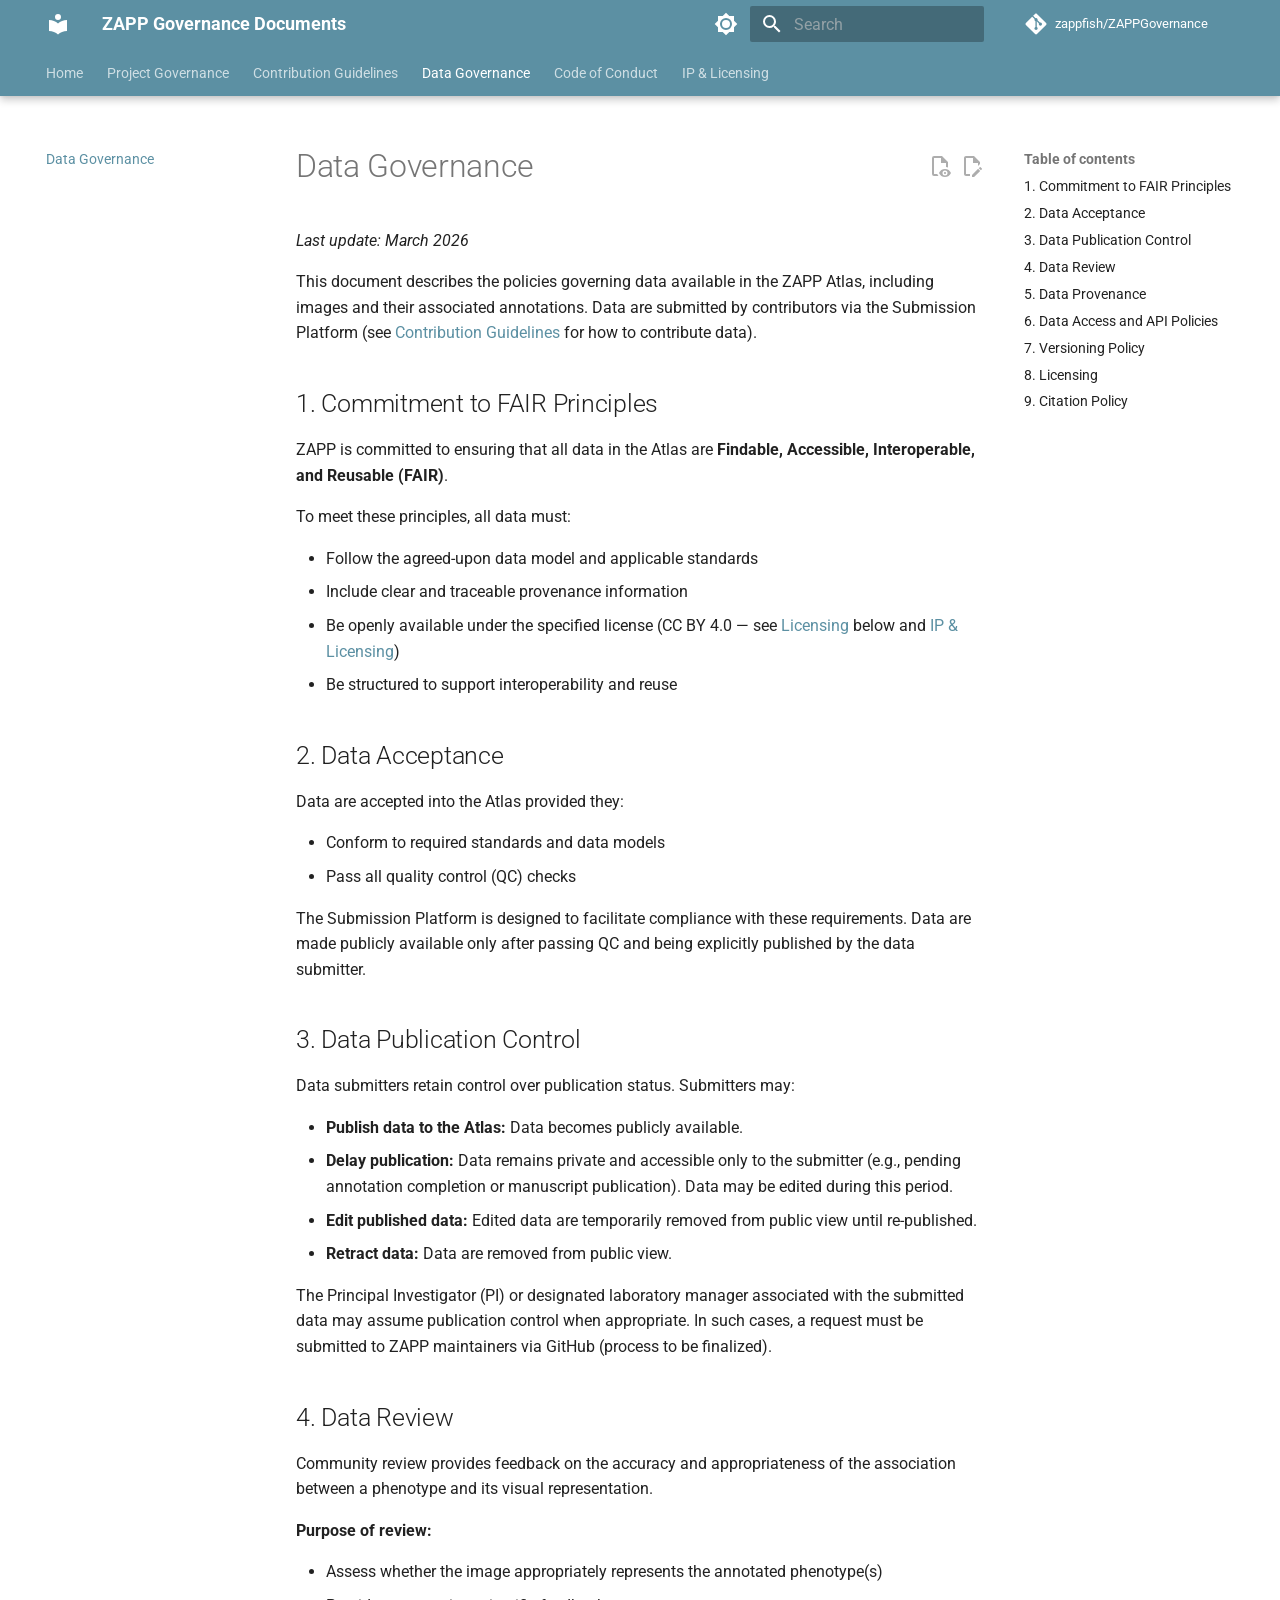
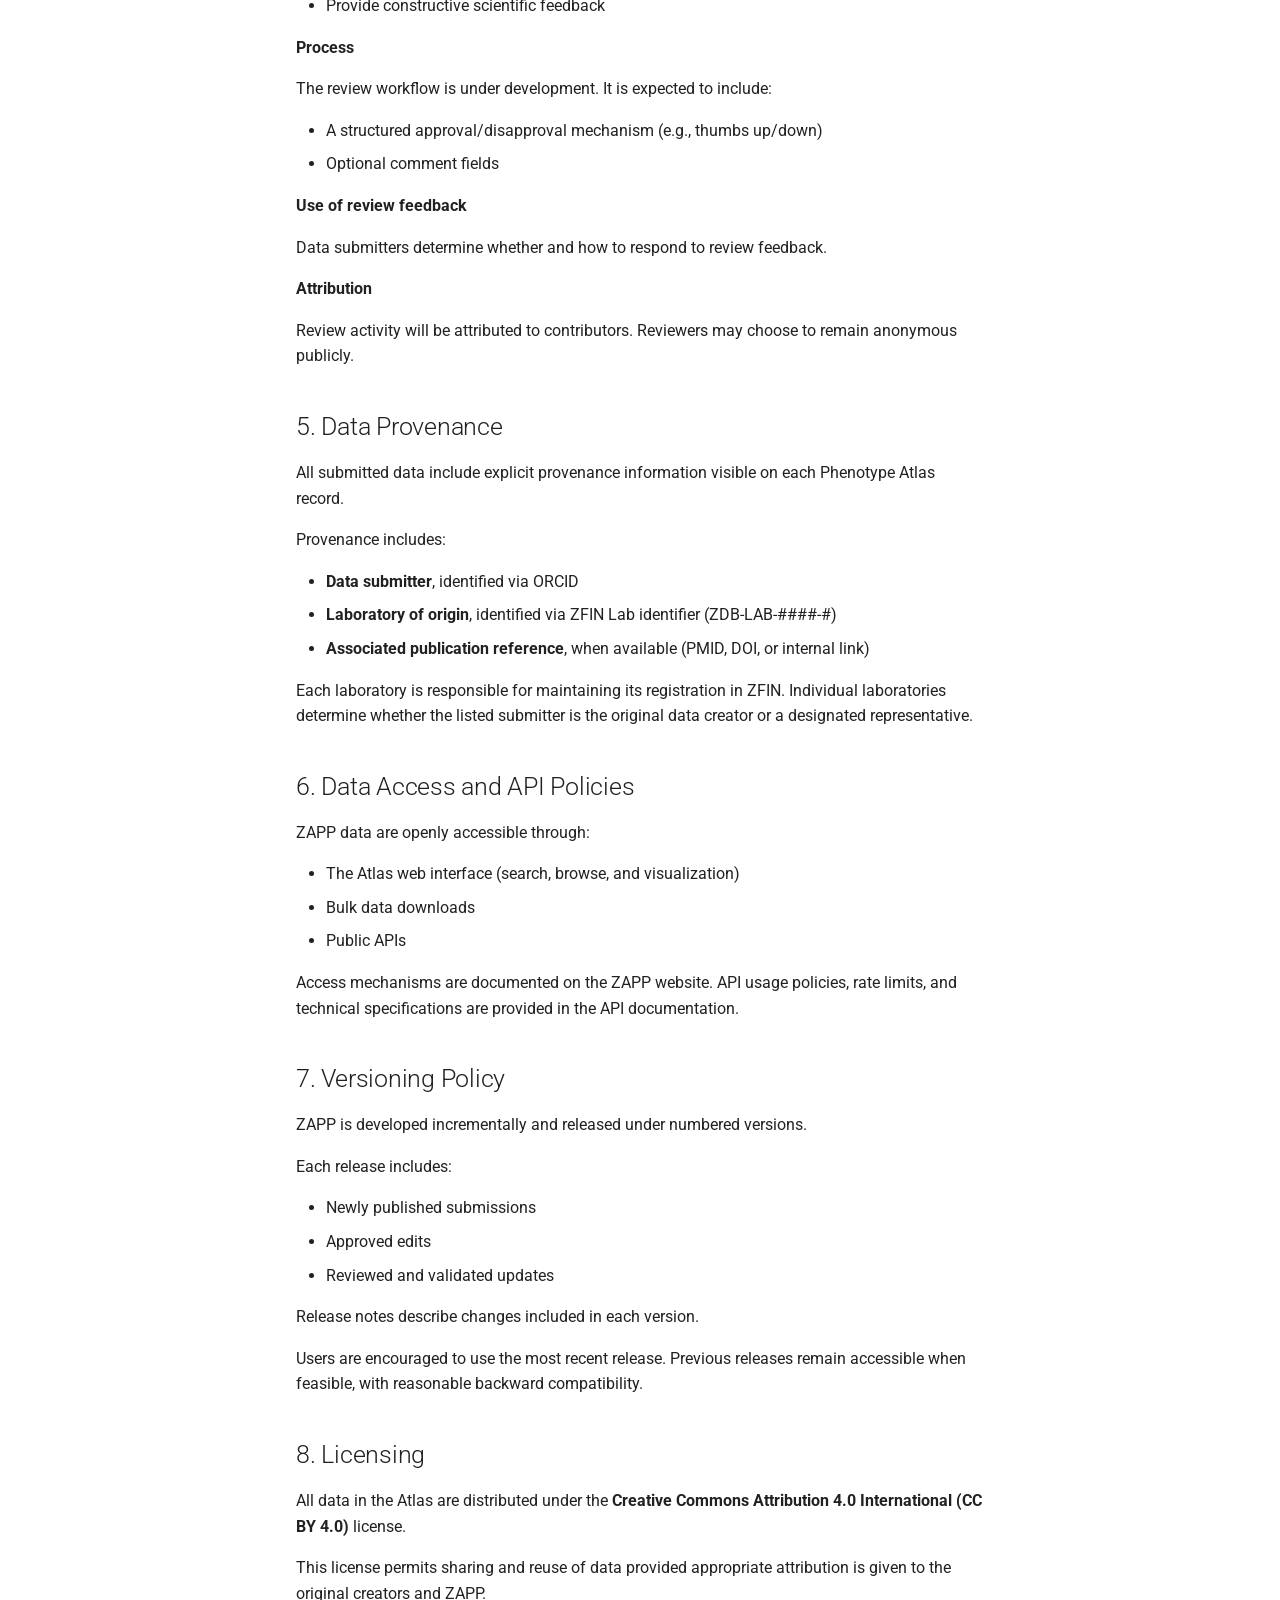
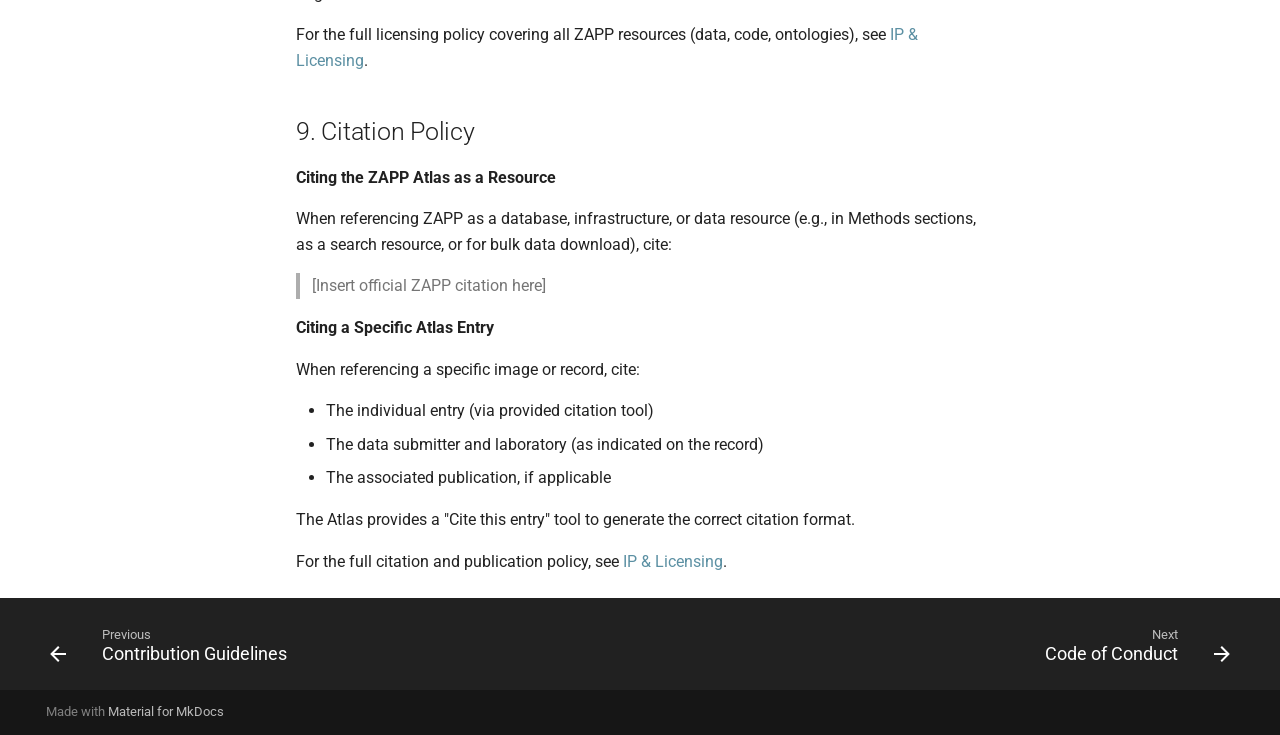
<file: data-governance/index.html>
<!doctype html>
<html lang="en" class="no-js">
  <head>
    
      <meta charset="utf-8">
      <meta name="viewport" content="width=device-width,initial-scale=1">
      
        <meta name="description" content="Governance documents for the Zebrafish Toxicology Phenotype Atlas Project (ZAPP)">
      
      
      
        <link rel="canonical" href="https://zappfish.github.io/ZAPPGovernance/data-governance/">
      
      
        <link rel="prev" href="../contributing/">
      
      
        <link rel="next" href="../code-of-conduct/">
      
      
        
      
      
      <link rel="icon" href="../assets/images/favicon.png">
      <meta name="generator" content="mkdocs-1.6.1, mkdocs-material-9.7.6">
    
    
      
        <title>Data Governance - ZAPP Governance Documents</title>
      
    
    
      <link rel="stylesheet" href="../assets/stylesheets/main.484c7ddc.min.css">
      
        
        <link rel="stylesheet" href="../assets/stylesheets/palette.ab4e12ef.min.css">
      
      


    
    
      
    
    
      
        
        
        <link rel="preconnect" href="https://fonts.gstatic.com" crossorigin>
        <link rel="stylesheet" href="https://fonts.googleapis.com/css?family=Roboto:300,300i,400,400i,700,700i%7CRoboto+Mono:400,400i,700,700i&display=fallback">
        <style>:root{--md-text-font:"Roboto";--md-code-font:"Roboto Mono"}</style>
      
    
    
      <link rel="stylesheet" href="../stylesheets/extra.css">
    
    <script>__md_scope=new URL("..",location),__md_hash=e=>[...e].reduce(((e,_)=>(e<<5)-e+_.charCodeAt(0)),0),__md_get=(e,_=localStorage,t=__md_scope)=>JSON.parse(_.getItem(t.pathname+"."+e)),__md_set=(e,_,t=localStorage,a=__md_scope)=>{try{t.setItem(a.pathname+"."+e,JSON.stringify(_))}catch(e){}}</script>
    
      

    
    
  </head>
  
  
    
    
      
    
    
    
    
    <body dir="ltr" data-md-color-scheme="default" data-md-color-primary="blue" data-md-color-accent="light-blue">
  
    
    <input class="md-toggle" data-md-toggle="drawer" type="checkbox" id="__drawer" autocomplete="off">
    <input class="md-toggle" data-md-toggle="search" type="checkbox" id="__search" autocomplete="off">
    <label class="md-overlay" for="__drawer"></label>
    <div data-md-component="skip">
      
        
        <a href="#data-governance" class="md-skip">
          Skip to content
        </a>
      
    </div>
    <div data-md-component="announce">
      
    </div>
    
    
      

  

<header class="md-header md-header--shadow md-header--lifted" data-md-component="header">
  <nav class="md-header__inner md-grid" aria-label="Header">
    <a href=".." title="ZAPP Governance Documents" class="md-header__button md-logo" aria-label="ZAPP Governance Documents" data-md-component="logo">
      
  
  <svg xmlns="http://www.w3.org/2000/svg" viewBox="0 0 24 24"><path d="M12 8a3 3 0 0 0 3-3 3 3 0 0 0-3-3 3 3 0 0 0-3 3 3 3 0 0 0 3 3m0 3.54C9.64 9.35 6.5 8 3 8v11c3.5 0 6.64 1.35 9 3.54 2.36-2.19 5.5-3.54 9-3.54V8c-3.5 0-6.64 1.35-9 3.54"/></svg>

    </a>
    <label class="md-header__button md-icon" for="__drawer">
      
      <svg xmlns="http://www.w3.org/2000/svg" viewBox="0 0 24 24"><path d="M3 6h18v2H3zm0 5h18v2H3zm0 5h18v2H3z"/></svg>
    </label>
    <div class="md-header__title" data-md-component="header-title">
      <div class="md-header__ellipsis">
        <div class="md-header__topic">
          <span class="md-ellipsis">
            ZAPP Governance Documents
          </span>
        </div>
        <div class="md-header__topic" data-md-component="header-topic">
          <span class="md-ellipsis">
            
              Data Governance
            
          </span>
        </div>
      </div>
    </div>
    
      
        <form class="md-header__option" data-md-component="palette">
  
    
    
    
    <input class="md-option" data-md-color-media="(prefers-color-scheme: light)" data-md-color-scheme="default" data-md-color-primary="blue" data-md-color-accent="light-blue"  aria-label="Switch to dark mode"  type="radio" name="__palette" id="__palette_0">
    
      <label class="md-header__button md-icon" title="Switch to dark mode" for="__palette_1" hidden>
        <svg xmlns="http://www.w3.org/2000/svg" viewBox="0 0 24 24"><path d="M12 8a4 4 0 0 0-4 4 4 4 0 0 0 4 4 4 4 0 0 0 4-4 4 4 0 0 0-4-4m0 10a6 6 0 0 1-6-6 6 6 0 0 1 6-6 6 6 0 0 1 6 6 6 6 0 0 1-6 6m8-9.31V4h-4.69L12 .69 8.69 4H4v4.69L.69 12 4 15.31V20h4.69L12 23.31 15.31 20H20v-4.69L23.31 12z"/></svg>
      </label>
    
  
    
    
    
    <input class="md-option" data-md-color-media="(prefers-color-scheme: dark)" data-md-color-scheme="slate" data-md-color-primary="blue" data-md-color-accent="light-blue"  aria-label="Switch to light mode"  type="radio" name="__palette" id="__palette_1">
    
      <label class="md-header__button md-icon" title="Switch to light mode" for="__palette_0" hidden>
        <svg xmlns="http://www.w3.org/2000/svg" viewBox="0 0 24 24"><path d="M12 18c-.89 0-1.74-.2-2.5-.55C11.56 16.5 13 14.42 13 12s-1.44-4.5-3.5-5.45C10.26 6.2 11.11 6 12 6a6 6 0 0 1 6 6 6 6 0 0 1-6 6m8-9.31V4h-4.69L12 .69 8.69 4H4v4.69L.69 12 4 15.31V20h4.69L12 23.31 15.31 20H20v-4.69L23.31 12z"/></svg>
      </label>
    
  
</form>
      
    
    
      <script>var palette=__md_get("__palette");if(palette&&palette.color){if("(prefers-color-scheme)"===palette.color.media){var media=matchMedia("(prefers-color-scheme: light)"),input=document.querySelector(media.matches?"[data-md-color-media='(prefers-color-scheme: light)']":"[data-md-color-media='(prefers-color-scheme: dark)']");palette.color.media=input.getAttribute("data-md-color-media"),palette.color.scheme=input.getAttribute("data-md-color-scheme"),palette.color.primary=input.getAttribute("data-md-color-primary"),palette.color.accent=input.getAttribute("data-md-color-accent")}for(var[key,value]of Object.entries(palette.color))document.body.setAttribute("data-md-color-"+key,value)}</script>
    
    
    
      
      
        <label class="md-header__button md-icon" for="__search">
          
          <svg xmlns="http://www.w3.org/2000/svg" viewBox="0 0 24 24"><path d="M9.5 3A6.5 6.5 0 0 1 16 9.5c0 1.61-.59 3.09-1.56 4.23l.27.27h.79l5 5-1.5 1.5-5-5v-.79l-.27-.27A6.52 6.52 0 0 1 9.5 16 6.5 6.5 0 0 1 3 9.5 6.5 6.5 0 0 1 9.5 3m0 2C7 5 5 7 5 9.5S7 14 9.5 14 14 12 14 9.5 12 5 9.5 5"/></svg>
        </label>
        <div class="md-search" data-md-component="search" role="dialog">
  <label class="md-search__overlay" for="__search"></label>
  <div class="md-search__inner" role="search">
    <form class="md-search__form" name="search">
      <input type="text" class="md-search__input" name="query" aria-label="Search" placeholder="Search" autocapitalize="off" autocorrect="off" autocomplete="off" spellcheck="false" data-md-component="search-query" required>
      <label class="md-search__icon md-icon" for="__search">
        
        <svg xmlns="http://www.w3.org/2000/svg" viewBox="0 0 24 24"><path d="M9.5 3A6.5 6.5 0 0 1 16 9.5c0 1.61-.59 3.09-1.56 4.23l.27.27h.79l5 5-1.5 1.5-5-5v-.79l-.27-.27A6.52 6.52 0 0 1 9.5 16 6.5 6.5 0 0 1 3 9.5 6.5 6.5 0 0 1 9.5 3m0 2C7 5 5 7 5 9.5S7 14 9.5 14 14 12 14 9.5 12 5 9.5 5"/></svg>
        
        <svg xmlns="http://www.w3.org/2000/svg" viewBox="0 0 24 24"><path d="M20 11v2H8l5.5 5.5-1.42 1.42L4.16 12l7.92-7.92L13.5 5.5 8 11z"/></svg>
      </label>
      <nav class="md-search__options" aria-label="Search">
        
        <button type="reset" class="md-search__icon md-icon" title="Clear" aria-label="Clear" tabindex="-1">
          
          <svg xmlns="http://www.w3.org/2000/svg" viewBox="0 0 24 24"><path d="M19 6.41 17.59 5 12 10.59 6.41 5 5 6.41 10.59 12 5 17.59 6.41 19 12 13.41 17.59 19 19 17.59 13.41 12z"/></svg>
        </button>
      </nav>
      
        <div class="md-search__suggest" data-md-component="search-suggest"></div>
      
    </form>
    <div class="md-search__output">
      <div class="md-search__scrollwrap" tabindex="0" data-md-scrollfix>
        <div class="md-search-result" data-md-component="search-result">
          <div class="md-search-result__meta">
            Initializing search
          </div>
          <ol class="md-search-result__list" role="presentation"></ol>
        </div>
      </div>
    </div>
  </div>
</div>
      
    
    
      <div class="md-header__source">
        <a href="https://github.com/zappfish/ZAPPGovernance" title="Go to repository" class="md-source" data-md-component="source">
  <div class="md-source__icon md-icon">
    
    <svg xmlns="http://www.w3.org/2000/svg" viewBox="0 0 448 512"><!--! Font Awesome Free 7.1.0 by @fontawesome - https://fontawesome.com License - https://fontawesome.com/license/free (Icons: CC BY 4.0, Fonts: SIL OFL 1.1, Code: MIT License) Copyright 2025 Fonticons, Inc.--><path d="M439.6 236.1 244 40.5c-5.4-5.5-12.8-8.5-20.4-8.5s-15 3-20.4 8.4L162.5 81l51.5 51.5c27.1-9.1 52.7 16.8 43.4 43.7l49.7 49.7c34.2-11.8 61.2 31 35.5 56.7-26.5 26.5-70.2-2.9-56-37.3L240.3 199v121.9c25.3 12.5 22.3 41.8 9.1 55-6.4 6.4-15.2 10.1-24.3 10.1s-17.8-3.6-24.3-10.1c-17.6-17.6-11.1-46.9 11.2-56v-123c-20.8-8.5-24.6-30.7-18.6-45L142.6 101 8.5 235.1C3 240.6 0 247.9 0 255.5s3 15 8.5 20.4l195.6 195.7c5.4 5.4 12.7 8.4 20.4 8.4s15-3 20.4-8.4l194.7-194.7c5.4-5.4 8.4-12.8 8.4-20.4s-3-15-8.4-20.4"/></svg>
  </div>
  <div class="md-source__repository">
    zappfish/ZAPPGovernance
  </div>
</a>
      </div>
    
  </nav>
  
    
      
<nav class="md-tabs" aria-label="Tabs" data-md-component="tabs">
  <div class="md-grid">
    <ul class="md-tabs__list">
      
        
  
  
  
  
    <li class="md-tabs__item">
      <a href=".." class="md-tabs__link">
        
  
  
    
  
  Home

      </a>
    </li>
  

      
        
  
  
  
  
    <li class="md-tabs__item">
      <a href="../governance/" class="md-tabs__link">
        
  
  
    
  
  Project Governance

      </a>
    </li>
  

      
        
  
  
  
  
    <li class="md-tabs__item">
      <a href="../contributing/" class="md-tabs__link">
        
  
  
    
  
  Contribution Guidelines

      </a>
    </li>
  

      
        
  
  
  
    
  
  
    <li class="md-tabs__item md-tabs__item--active">
      <a href="./" class="md-tabs__link">
        
  
  
    
  
  Data Governance

      </a>
    </li>
  

      
        
  
  
  
  
    <li class="md-tabs__item">
      <a href="../code-of-conduct/" class="md-tabs__link">
        
  
  
    
  
  Code of Conduct

      </a>
    </li>
  

      
        
  
  
  
  
    <li class="md-tabs__item">
      <a href="../ip-and-licensing/" class="md-tabs__link">
        
  
  
    
  
  IP & Licensing

      </a>
    </li>
  

      
    </ul>
  </div>
</nav>
    
  
</header>
    
    <div class="md-container" data-md-component="container">
      
      
        
      
      <main class="md-main" data-md-component="main">
        <div class="md-main__inner md-grid">
          
            
              
              <div class="md-sidebar md-sidebar--primary" data-md-component="sidebar" data-md-type="navigation" >
                <div class="md-sidebar__scrollwrap">
                  <div class="md-sidebar__inner">
                    


  


<nav class="md-nav md-nav--primary md-nav--lifted" aria-label="Navigation" data-md-level="0">
  <label class="md-nav__title" for="__drawer">
    <a href=".." title="ZAPP Governance Documents" class="md-nav__button md-logo" aria-label="ZAPP Governance Documents" data-md-component="logo">
      
  
  <svg xmlns="http://www.w3.org/2000/svg" viewBox="0 0 24 24"><path d="M12 8a3 3 0 0 0 3-3 3 3 0 0 0-3-3 3 3 0 0 0-3 3 3 3 0 0 0 3 3m0 3.54C9.64 9.35 6.5 8 3 8v11c3.5 0 6.64 1.35 9 3.54 2.36-2.19 5.5-3.54 9-3.54V8c-3.5 0-6.64 1.35-9 3.54"/></svg>

    </a>
    ZAPP Governance Documents
  </label>
  
    <div class="md-nav__source">
      <a href="https://github.com/zappfish/ZAPPGovernance" title="Go to repository" class="md-source" data-md-component="source">
  <div class="md-source__icon md-icon">
    
    <svg xmlns="http://www.w3.org/2000/svg" viewBox="0 0 448 512"><!--! Font Awesome Free 7.1.0 by @fontawesome - https://fontawesome.com License - https://fontawesome.com/license/free (Icons: CC BY 4.0, Fonts: SIL OFL 1.1, Code: MIT License) Copyright 2025 Fonticons, Inc.--><path d="M439.6 236.1 244 40.5c-5.4-5.5-12.8-8.5-20.4-8.5s-15 3-20.4 8.4L162.5 81l51.5 51.5c27.1-9.1 52.7 16.8 43.4 43.7l49.7 49.7c34.2-11.8 61.2 31 35.5 56.7-26.5 26.5-70.2-2.9-56-37.3L240.3 199v121.9c25.3 12.5 22.3 41.8 9.1 55-6.4 6.4-15.2 10.1-24.3 10.1s-17.8-3.6-24.3-10.1c-17.6-17.6-11.1-46.9 11.2-56v-123c-20.8-8.5-24.6-30.7-18.6-45L142.6 101 8.5 235.1C3 240.6 0 247.9 0 255.5s3 15 8.5 20.4l195.6 195.7c5.4 5.4 12.7 8.4 20.4 8.4s15-3 20.4-8.4l194.7-194.7c5.4-5.4 8.4-12.8 8.4-20.4s-3-15-8.4-20.4"/></svg>
  </div>
  <div class="md-source__repository">
    zappfish/ZAPPGovernance
  </div>
</a>
    </div>
  
  <ul class="md-nav__list" data-md-scrollfix>
    
      
      
  
  
  
  
    <li class="md-nav__item">
      <a href=".." class="md-nav__link">
        
  
  
  <span class="md-ellipsis">
    
  
    Home
  

    
  </span>
  
  

      </a>
    </li>
  

    
      
      
  
  
  
  
    <li class="md-nav__item">
      <a href="../governance/" class="md-nav__link">
        
  
  
  <span class="md-ellipsis">
    
  
    Project Governance
  

    
  </span>
  
  

      </a>
    </li>
  

    
      
      
  
  
  
  
    <li class="md-nav__item">
      <a href="../contributing/" class="md-nav__link">
        
  
  
  <span class="md-ellipsis">
    
  
    Contribution Guidelines
  

    
  </span>
  
  

      </a>
    </li>
  

    
      
      
  
  
    
  
  
  
    <li class="md-nav__item md-nav__item--active">
      
      <input class="md-nav__toggle md-toggle" type="checkbox" id="__toc">
      
      
        
      
      
        <label class="md-nav__link md-nav__link--active" for="__toc">
          
  
  
  <span class="md-ellipsis">
    
  
    Data Governance
  

    
  </span>
  
  

          <span class="md-nav__icon md-icon"></span>
        </label>
      
      <a href="./" class="md-nav__link md-nav__link--active">
        
  
  
  <span class="md-ellipsis">
    
  
    Data Governance
  

    
  </span>
  
  

      </a>
      
        

<nav class="md-nav md-nav--secondary" aria-label="Table of contents">
  
  
  
    
  
  
    <label class="md-nav__title" for="__toc">
      <span class="md-nav__icon md-icon"></span>
      Table of contents
    </label>
    <ul class="md-nav__list" data-md-component="toc" data-md-scrollfix>
      
        <li class="md-nav__item">
  <a href="#1-commitment-to-fair-principles" class="md-nav__link">
    <span class="md-ellipsis">
      
        1. Commitment to FAIR Principles
      
    </span>
  </a>
  
</li>
      
        <li class="md-nav__item">
  <a href="#2-data-acceptance" class="md-nav__link">
    <span class="md-ellipsis">
      
        2. Data Acceptance
      
    </span>
  </a>
  
</li>
      
        <li class="md-nav__item">
  <a href="#3-data-publication-control" class="md-nav__link">
    <span class="md-ellipsis">
      
        3. Data Publication Control
      
    </span>
  </a>
  
</li>
      
        <li class="md-nav__item">
  <a href="#4-data-review" class="md-nav__link">
    <span class="md-ellipsis">
      
        4. Data Review
      
    </span>
  </a>
  
</li>
      
        <li class="md-nav__item">
  <a href="#5-data-provenance" class="md-nav__link">
    <span class="md-ellipsis">
      
        5. Data Provenance
      
    </span>
  </a>
  
</li>
      
        <li class="md-nav__item">
  <a href="#6-data-access-and-api-policies" class="md-nav__link">
    <span class="md-ellipsis">
      
        6. Data Access and API Policies
      
    </span>
  </a>
  
</li>
      
        <li class="md-nav__item">
  <a href="#7-versioning-policy" class="md-nav__link">
    <span class="md-ellipsis">
      
        7. Versioning Policy
      
    </span>
  </a>
  
</li>
      
        <li class="md-nav__item">
  <a href="#8-licensing" class="md-nav__link">
    <span class="md-ellipsis">
      
        8. Licensing
      
    </span>
  </a>
  
</li>
      
        <li class="md-nav__item">
  <a href="#9-citation-policy" class="md-nav__link">
    <span class="md-ellipsis">
      
        9. Citation Policy
      
    </span>
  </a>
  
</li>
      
    </ul>
  
</nav>
      
    </li>
  

    
      
      
  
  
  
  
    <li class="md-nav__item">
      <a href="../code-of-conduct/" class="md-nav__link">
        
  
  
  <span class="md-ellipsis">
    
  
    Code of Conduct
  

    
  </span>
  
  

      </a>
    </li>
  

    
      
      
  
  
  
  
    <li class="md-nav__item">
      <a href="../ip-and-licensing/" class="md-nav__link">
        
  
  
  <span class="md-ellipsis">
    
  
    IP & Licensing
  

    
  </span>
  
  

      </a>
    </li>
  

    
  </ul>
</nav>
                  </div>
                </div>
              </div>
            
            
              
              <div class="md-sidebar md-sidebar--secondary" data-md-component="sidebar" data-md-type="toc" >
                <div class="md-sidebar__scrollwrap">
                  <div class="md-sidebar__inner">
                    

<nav class="md-nav md-nav--secondary" aria-label="Table of contents">
  
  
  
    
  
  
    <label class="md-nav__title" for="__toc">
      <span class="md-nav__icon md-icon"></span>
      Table of contents
    </label>
    <ul class="md-nav__list" data-md-component="toc" data-md-scrollfix>
      
        <li class="md-nav__item">
  <a href="#1-commitment-to-fair-principles" class="md-nav__link">
    <span class="md-ellipsis">
      
        1. Commitment to FAIR Principles
      
    </span>
  </a>
  
</li>
      
        <li class="md-nav__item">
  <a href="#2-data-acceptance" class="md-nav__link">
    <span class="md-ellipsis">
      
        2. Data Acceptance
      
    </span>
  </a>
  
</li>
      
        <li class="md-nav__item">
  <a href="#3-data-publication-control" class="md-nav__link">
    <span class="md-ellipsis">
      
        3. Data Publication Control
      
    </span>
  </a>
  
</li>
      
        <li class="md-nav__item">
  <a href="#4-data-review" class="md-nav__link">
    <span class="md-ellipsis">
      
        4. Data Review
      
    </span>
  </a>
  
</li>
      
        <li class="md-nav__item">
  <a href="#5-data-provenance" class="md-nav__link">
    <span class="md-ellipsis">
      
        5. Data Provenance
      
    </span>
  </a>
  
</li>
      
        <li class="md-nav__item">
  <a href="#6-data-access-and-api-policies" class="md-nav__link">
    <span class="md-ellipsis">
      
        6. Data Access and API Policies
      
    </span>
  </a>
  
</li>
      
        <li class="md-nav__item">
  <a href="#7-versioning-policy" class="md-nav__link">
    <span class="md-ellipsis">
      
        7. Versioning Policy
      
    </span>
  </a>
  
</li>
      
        <li class="md-nav__item">
  <a href="#8-licensing" class="md-nav__link">
    <span class="md-ellipsis">
      
        8. Licensing
      
    </span>
  </a>
  
</li>
      
        <li class="md-nav__item">
  <a href="#9-citation-policy" class="md-nav__link">
    <span class="md-ellipsis">
      
        9. Citation Policy
      
    </span>
  </a>
  
</li>
      
    </ul>
  
</nav>
                  </div>
                </div>
              </div>
            
          
          
            <div class="md-content" data-md-component="content">
              
              <article class="md-content__inner md-typeset">
                
                  


  
    <a href="https://github.com/zappfish/ZAPPGovernance/edit/main/docs/data-governance.md" title="Edit this page" class="md-content__button md-icon" rel="edit">
      
      <svg xmlns="http://www.w3.org/2000/svg" viewBox="0 0 24 24"><path d="M10 20H6V4h7v5h5v3.1l2-2V8l-6-6H6c-1.1 0-2 .9-2 2v16c0 1.1.9 2 2 2h4zm10.2-7c.1 0 .3.1.4.2l1.3 1.3c.2.2.2.6 0 .8l-1 1-2.1-2.1 1-1c.1-.1.2-.2.4-.2m0 3.9L14.1 23H12v-2.1l6.1-6.1z"/></svg>
    </a>
  
  
    
      
    
    <a href="https://github.com/zappfish/ZAPPGovernance/raw/main/docs/data-governance.md" title="View source of this page" class="md-content__button md-icon">
      
      <svg xmlns="http://www.w3.org/2000/svg" viewBox="0 0 24 24"><path d="M17 18c.56 0 1 .44 1 1s-.44 1-1 1-1-.44-1-1 .44-1 1-1m0-3c-2.73 0-5.06 1.66-6 4 .94 2.34 3.27 4 6 4s5.06-1.66 6-4c-.94-2.34-3.27-4-6-4m0 6.5a2.5 2.5 0 0 1-2.5-2.5 2.5 2.5 0 0 1 2.5-2.5 2.5 2.5 0 0 1 2.5 2.5 2.5 2.5 0 0 1-2.5 2.5M9.27 20H6V4h7v5h5v4.07c.7.08 1.36.25 2 .49V8l-6-6H6a2 2 0 0 0-2 2v16a2 2 0 0 0 2 2h4.5a8.2 8.2 0 0 1-1.23-2"/></svg>
    </a>
  


<h1 id="data-governance">Data Governance<a class="headerlink" href="#data-governance" title="Permanent link">&para;</a></h1>
<p><em>Last update: March 2026</em></p>
<p>This document describes the policies governing data available in the ZAPP Atlas, including images and their associated annotations. Data are submitted by contributors via the Submission Platform (see <a href="../contributing/">Contribution Guidelines</a> for how to contribute data).</p>
<h2 id="1-commitment-to-fair-principles">1. Commitment to FAIR Principles<a class="headerlink" href="#1-commitment-to-fair-principles" title="Permanent link">&para;</a></h2>
<p>ZAPP is committed to ensuring that all data in the Atlas are <strong>Findable, Accessible, Interoperable, and Reusable (FAIR)</strong>.</p>
<p>To meet these principles, all data must:</p>
<ul>
<li>Follow the agreed-upon data model and applicable standards</li>
<li>Include clear and traceable provenance information</li>
<li>Be openly available under the specified license (CC BY 4.0 — see <a href="#7-licensing">Licensing</a> below and <a href="../ip-and-licensing/">IP &amp; Licensing</a>)</li>
<li>Be structured to support interoperability and reuse</li>
</ul>
<h2 id="2-data-acceptance">2. Data Acceptance<a class="headerlink" href="#2-data-acceptance" title="Permanent link">&para;</a></h2>
<p>Data are accepted into the Atlas provided they:</p>
<ul>
<li>Conform to required standards and data models</li>
<li>Pass all quality control (QC) checks</li>
</ul>
<p>The Submission Platform is designed to facilitate compliance with these requirements. Data are made publicly available only after passing QC and being explicitly published by the data submitter.</p>
<h2 id="3-data-publication-control">3. Data Publication Control<a class="headerlink" href="#3-data-publication-control" title="Permanent link">&para;</a></h2>
<p>Data submitters retain control over publication status. Submitters may:</p>
<ul>
<li><strong>Publish data to the Atlas:</strong> Data becomes publicly available.</li>
<li><strong>Delay publication:</strong> Data remains private and accessible only to the submitter (e.g., pending annotation completion or manuscript publication). Data may be edited during this period.</li>
<li><strong>Edit published data:</strong> Edited data are temporarily removed from public view until re-published.</li>
<li><strong>Retract data:</strong> Data are removed from public view.</li>
</ul>
<p>The Principal Investigator (PI) or designated laboratory manager associated with the submitted data may assume publication control when appropriate. In such cases, a request must be submitted to ZAPP maintainers via GitHub (process to be finalized).</p>
<h2 id="4-data-review">4. Data Review<a class="headerlink" href="#4-data-review" title="Permanent link">&para;</a></h2>
<p>Community review provides feedback on the accuracy and appropriateness of the association between a phenotype and its visual representation.</p>
<p><strong>Purpose of review:</strong></p>
<ul>
<li>Assess whether the image appropriately represents the annotated phenotype(s)</li>
<li>Provide constructive scientific feedback</li>
</ul>
<p><strong>Process</strong></p>
<p>The review workflow is under development. It is expected to include:</p>
<ul>
<li>A structured approval/disapproval mechanism (e.g., thumbs up/down)</li>
<li>Optional comment fields</li>
</ul>
<p><strong>Use of review feedback</strong></p>
<p>Data submitters determine whether and how to respond to review feedback.</p>
<p><strong>Attribution</strong></p>
<p>Review activity will be attributed to contributors. Reviewers may choose to remain anonymous publicly.</p>
<h2 id="5-data-provenance">5. Data Provenance<a class="headerlink" href="#5-data-provenance" title="Permanent link">&para;</a></h2>
<p>All submitted data include explicit provenance information visible on each Phenotype Atlas record.</p>
<p>Provenance includes:</p>
<ul>
<li><strong>Data submitter</strong>, identified via ORCID</li>
<li><strong>Laboratory of origin</strong>, identified via ZFIN Lab identifier (ZDB-LAB-####-#)</li>
<li><strong>Associated publication reference</strong>, when available (PMID, DOI, or internal link)</li>
</ul>
<p>Each laboratory is responsible for maintaining its registration in ZFIN. Individual laboratories determine whether the listed submitter is the original data creator or a designated representative.</p>
<h2 id="6-data-access-and-api-policies">6. Data Access and API Policies<a class="headerlink" href="#6-data-access-and-api-policies" title="Permanent link">&para;</a></h2>
<p>ZAPP data are openly accessible through:</p>
<ul>
<li>The Atlas web interface (search, browse, and visualization)</li>
<li>Bulk data downloads</li>
<li>Public APIs</li>
</ul>
<p>Access mechanisms are documented on the ZAPP website. API usage policies, rate limits, and technical specifications are provided in the API documentation.</p>
<h2 id="7-versioning-policy">7. Versioning Policy<a class="headerlink" href="#7-versioning-policy" title="Permanent link">&para;</a></h2>
<p>ZAPP is developed incrementally and released under numbered versions.</p>
<p>Each release includes:</p>
<ul>
<li>Newly published submissions</li>
<li>Approved edits</li>
<li>Reviewed and validated updates</li>
</ul>
<p>Release notes describe changes included in each version.</p>
<p>Users are encouraged to use the most recent release. Previous releases remain accessible when feasible, with reasonable backward compatibility.</p>
<h2 id="8-licensing">8. Licensing<a class="headerlink" href="#8-licensing" title="Permanent link">&para;</a></h2>
<p>All data in the Atlas are distributed under the <strong>Creative Commons Attribution 4.0 International (CC BY 4.0)</strong> license.</p>
<p>This license permits sharing and reuse of data provided appropriate attribution is given to the original creators and ZAPP.</p>
<p>For the full licensing policy covering all ZAPP resources (data, code, ontologies), see <a href="../ip-and-licensing/">IP &amp; Licensing</a>.</p>
<h2 id="9-citation-policy">9. Citation Policy<a class="headerlink" href="#9-citation-policy" title="Permanent link">&para;</a></h2>
<p><strong>Citing the ZAPP Atlas as a Resource</strong></p>
<p>When referencing ZAPP as a database, infrastructure, or data resource (e.g., in Methods sections, as a search resource, or for bulk data download), cite:</p>
<blockquote>
<p>[Insert official ZAPP citation here]</p>
</blockquote>
<p><strong>Citing a Specific Atlas Entry</strong></p>
<p>When referencing a specific image or record, cite:</p>
<ul>
<li>The individual entry (via provided citation tool)</li>
<li>The data submitter and laboratory (as indicated on the record)</li>
<li>The associated publication, if applicable</li>
</ul>
<p>The Atlas provides a "Cite this entry" tool to generate the correct citation format.</p>
<p>For the full citation and publication policy, see <a href="../ip-and-licensing/">IP &amp; Licensing</a>.</p>












                
              </article>
            </div>
          
          
<script>var target=document.getElementById(location.hash.slice(1));target&&target.name&&(target.checked=target.name.startsWith("__tabbed_"))</script>
        </div>
        
          <button type="button" class="md-top md-icon" data-md-component="top" hidden>
  
  <svg xmlns="http://www.w3.org/2000/svg" viewBox="0 0 24 24"><path d="M13 20h-2V8l-5.5 5.5-1.42-1.42L12 4.16l7.92 7.92-1.42 1.42L13 8z"/></svg>
  Back to top
</button>
        
      </main>
      
        <footer class="md-footer">
  
    
      
      <nav class="md-footer__inner md-grid" aria-label="Footer" >
        
          
          <a href="../contributing/" class="md-footer__link md-footer__link--prev" aria-label="Previous: Contribution Guidelines">
            <div class="md-footer__button md-icon">
              
              <svg xmlns="http://www.w3.org/2000/svg" viewBox="0 0 24 24"><path d="M20 11v2H8l5.5 5.5-1.42 1.42L4.16 12l7.92-7.92L13.5 5.5 8 11z"/></svg>
            </div>
            <div class="md-footer__title">
              <span class="md-footer__direction">
                Previous
              </span>
              <div class="md-ellipsis">
                Contribution Guidelines
              </div>
            </div>
          </a>
        
        
          
          <a href="../code-of-conduct/" class="md-footer__link md-footer__link--next" aria-label="Next: Code of Conduct">
            <div class="md-footer__title">
              <span class="md-footer__direction">
                Next
              </span>
              <div class="md-ellipsis">
                Code of Conduct
              </div>
            </div>
            <div class="md-footer__button md-icon">
              
              <svg xmlns="http://www.w3.org/2000/svg" viewBox="0 0 24 24"><path d="M4 11v2h12l-5.5 5.5 1.42 1.42L19.84 12l-7.92-7.92L10.5 5.5 16 11z"/></svg>
            </div>
          </a>
        
      </nav>
    
  
  <div class="md-footer-meta md-typeset">
    <div class="md-footer-meta__inner md-grid">
      <div class="md-copyright">
  
  
    Made with
    <a href="https://squidfunk.github.io/mkdocs-material/" target="_blank" rel="noopener">
      Material for MkDocs
    </a>
  
</div>
      
    </div>
  </div>
</footer>
      
    </div>
    <div class="md-dialog" data-md-component="dialog">
      <div class="md-dialog__inner md-typeset"></div>
    </div>
    
    
    
      
      
      <script id="__config" type="application/json">{"annotate": null, "base": "..", "features": ["navigation.tabs", "navigation.tabs.sticky", "navigation.top", "navigation.footer", "toc.follow", "search.highlight", "search.suggest", "content.action.edit", "content.action.view"], "search": "../assets/javascripts/workers/search.2c215733.min.js", "tags": null, "translations": {"clipboard.copied": "Copied to clipboard", "clipboard.copy": "Copy to clipboard", "search.result.more.one": "1 more on this page", "search.result.more.other": "# more on this page", "search.result.none": "No matching documents", "search.result.one": "1 matching document", "search.result.other": "# matching documents", "search.result.placeholder": "Type to start searching", "search.result.term.missing": "Missing", "select.version": "Select version"}, "version": null}</script>
    
    
      <script src="../assets/javascripts/bundle.79ae519e.min.js"></script>
      
    
  </body>
</html>
</file>
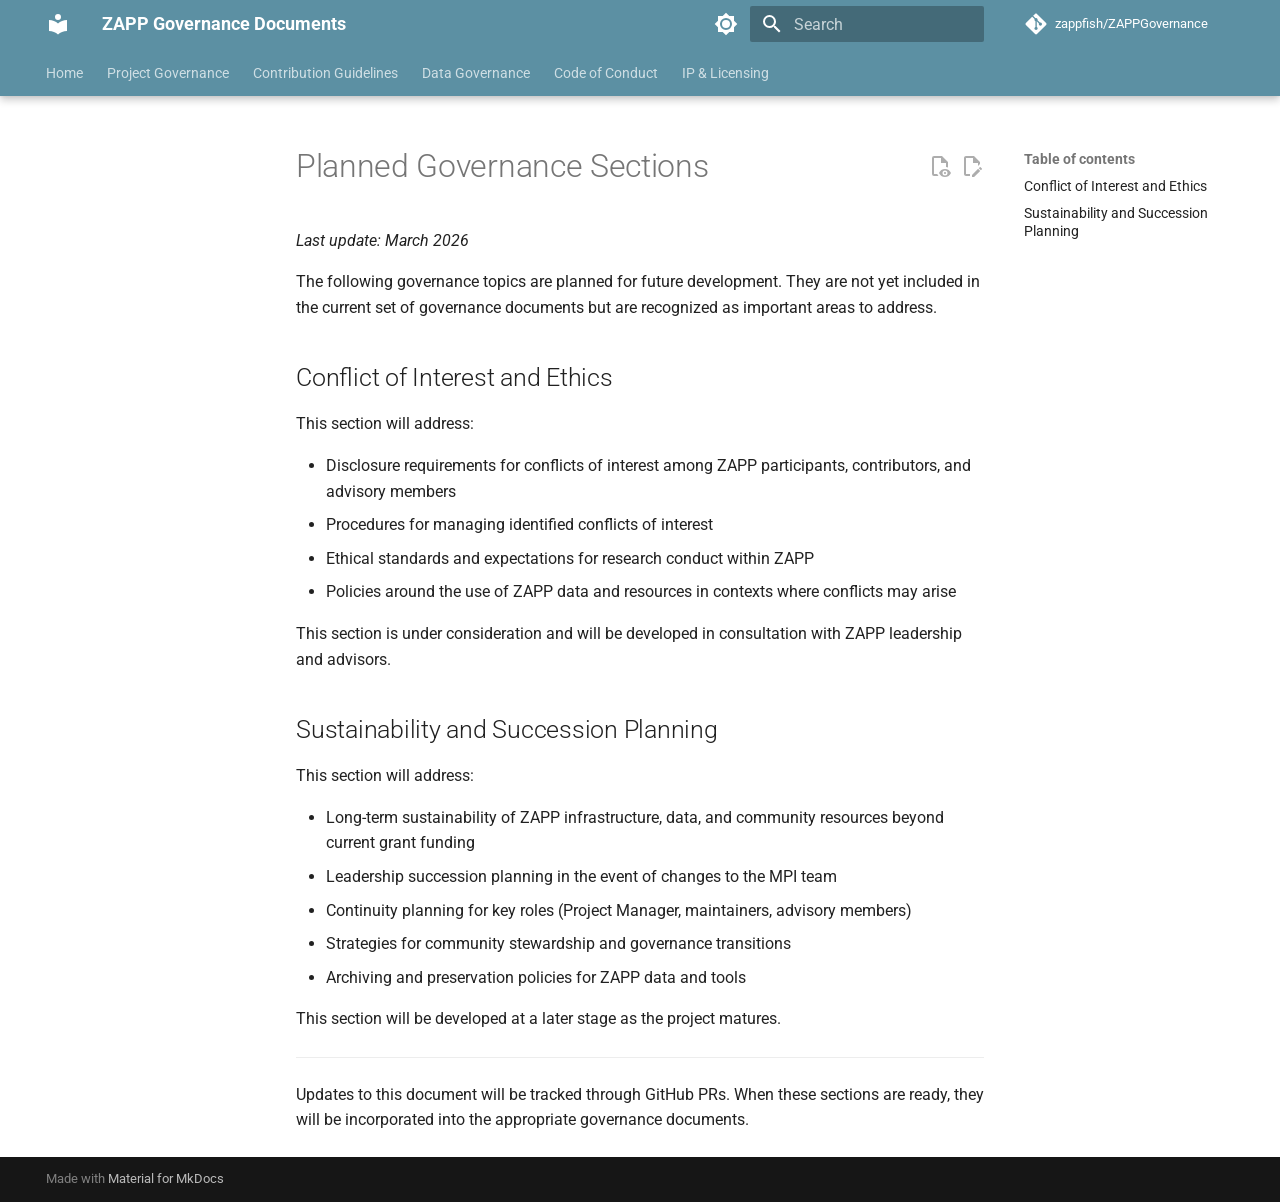
<file: future-sections/index.html>
<!doctype html>
<html lang="en" class="no-js">
  <head>
    
      <meta charset="utf-8">
      <meta name="viewport" content="width=device-width,initial-scale=1">
      
        <meta name="description" content="Governance documents for the Zebrafish Toxicology Phenotype Atlas Project (ZAPP)">
      
      
      
        <link rel="canonical" href="https://zappfish.github.io/ZAPPGovernance/future-sections/">
      
      
      
      
        
      
      
      <link rel="icon" href="../assets/images/favicon.png">
      <meta name="generator" content="mkdocs-1.6.1, mkdocs-material-9.7.6">
    
    
      
        <title>Planned Governance Sections - ZAPP Governance Documents</title>
      
    
    
      <link rel="stylesheet" href="../assets/stylesheets/main.484c7ddc.min.css">
      
        
        <link rel="stylesheet" href="../assets/stylesheets/palette.ab4e12ef.min.css">
      
      


    
    
      
    
    
      
        
        
        <link rel="preconnect" href="https://fonts.gstatic.com" crossorigin>
        <link rel="stylesheet" href="https://fonts.googleapis.com/css?family=Roboto:300,300i,400,400i,700,700i%7CRoboto+Mono:400,400i,700,700i&display=fallback">
        <style>:root{--md-text-font:"Roboto";--md-code-font:"Roboto Mono"}</style>
      
    
    
      <link rel="stylesheet" href="../stylesheets/extra.css">
    
    <script>__md_scope=new URL("..",location),__md_hash=e=>[...e].reduce(((e,_)=>(e<<5)-e+_.charCodeAt(0)),0),__md_get=(e,_=localStorage,t=__md_scope)=>JSON.parse(_.getItem(t.pathname+"."+e)),__md_set=(e,_,t=localStorage,a=__md_scope)=>{try{t.setItem(a.pathname+"."+e,JSON.stringify(_))}catch(e){}}</script>
    
      

    
    
  </head>
  
  
    
    
      
    
    
    
    
    <body dir="ltr" data-md-color-scheme="default" data-md-color-primary="blue" data-md-color-accent="light-blue">
  
    
    <input class="md-toggle" data-md-toggle="drawer" type="checkbox" id="__drawer" autocomplete="off">
    <input class="md-toggle" data-md-toggle="search" type="checkbox" id="__search" autocomplete="off">
    <label class="md-overlay" for="__drawer"></label>
    <div data-md-component="skip">
      
        
        <a href="#planned-governance-sections" class="md-skip">
          Skip to content
        </a>
      
    </div>
    <div data-md-component="announce">
      
    </div>
    
    
      

  

<header class="md-header md-header--shadow md-header--lifted" data-md-component="header">
  <nav class="md-header__inner md-grid" aria-label="Header">
    <a href=".." title="ZAPP Governance Documents" class="md-header__button md-logo" aria-label="ZAPP Governance Documents" data-md-component="logo">
      
  
  <svg xmlns="http://www.w3.org/2000/svg" viewBox="0 0 24 24"><path d="M12 8a3 3 0 0 0 3-3 3 3 0 0 0-3-3 3 3 0 0 0-3 3 3 3 0 0 0 3 3m0 3.54C9.64 9.35 6.5 8 3 8v11c3.5 0 6.64 1.35 9 3.54 2.36-2.19 5.5-3.54 9-3.54V8c-3.5 0-6.64 1.35-9 3.54"/></svg>

    </a>
    <label class="md-header__button md-icon" for="__drawer">
      
      <svg xmlns="http://www.w3.org/2000/svg" viewBox="0 0 24 24"><path d="M3 6h18v2H3zm0 5h18v2H3zm0 5h18v2H3z"/></svg>
    </label>
    <div class="md-header__title" data-md-component="header-title">
      <div class="md-header__ellipsis">
        <div class="md-header__topic">
          <span class="md-ellipsis">
            ZAPP Governance Documents
          </span>
        </div>
        <div class="md-header__topic" data-md-component="header-topic">
          <span class="md-ellipsis">
            
              Planned Governance Sections
            
          </span>
        </div>
      </div>
    </div>
    
      
        <form class="md-header__option" data-md-component="palette">
  
    
    
    
    <input class="md-option" data-md-color-media="(prefers-color-scheme: light)" data-md-color-scheme="default" data-md-color-primary="blue" data-md-color-accent="light-blue"  aria-label="Switch to dark mode"  type="radio" name="__palette" id="__palette_0">
    
      <label class="md-header__button md-icon" title="Switch to dark mode" for="__palette_1" hidden>
        <svg xmlns="http://www.w3.org/2000/svg" viewBox="0 0 24 24"><path d="M12 8a4 4 0 0 0-4 4 4 4 0 0 0 4 4 4 4 0 0 0 4-4 4 4 0 0 0-4-4m0 10a6 6 0 0 1-6-6 6 6 0 0 1 6-6 6 6 0 0 1 6 6 6 6 0 0 1-6 6m8-9.31V4h-4.69L12 .69 8.69 4H4v4.69L.69 12 4 15.31V20h4.69L12 23.31 15.31 20H20v-4.69L23.31 12z"/></svg>
      </label>
    
  
    
    
    
    <input class="md-option" data-md-color-media="(prefers-color-scheme: dark)" data-md-color-scheme="slate" data-md-color-primary="blue" data-md-color-accent="light-blue"  aria-label="Switch to light mode"  type="radio" name="__palette" id="__palette_1">
    
      <label class="md-header__button md-icon" title="Switch to light mode" for="__palette_0" hidden>
        <svg xmlns="http://www.w3.org/2000/svg" viewBox="0 0 24 24"><path d="M12 18c-.89 0-1.74-.2-2.5-.55C11.56 16.5 13 14.42 13 12s-1.44-4.5-3.5-5.45C10.26 6.2 11.11 6 12 6a6 6 0 0 1 6 6 6 6 0 0 1-6 6m8-9.31V4h-4.69L12 .69 8.69 4H4v4.69L.69 12 4 15.31V20h4.69L12 23.31 15.31 20H20v-4.69L23.31 12z"/></svg>
      </label>
    
  
</form>
      
    
    
      <script>var palette=__md_get("__palette");if(palette&&palette.color){if("(prefers-color-scheme)"===palette.color.media){var media=matchMedia("(prefers-color-scheme: light)"),input=document.querySelector(media.matches?"[data-md-color-media='(prefers-color-scheme: light)']":"[data-md-color-media='(prefers-color-scheme: dark)']");palette.color.media=input.getAttribute("data-md-color-media"),palette.color.scheme=input.getAttribute("data-md-color-scheme"),palette.color.primary=input.getAttribute("data-md-color-primary"),palette.color.accent=input.getAttribute("data-md-color-accent")}for(var[key,value]of Object.entries(palette.color))document.body.setAttribute("data-md-color-"+key,value)}</script>
    
    
    
      
      
        <label class="md-header__button md-icon" for="__search">
          
          <svg xmlns="http://www.w3.org/2000/svg" viewBox="0 0 24 24"><path d="M9.5 3A6.5 6.5 0 0 1 16 9.5c0 1.61-.59 3.09-1.56 4.23l.27.27h.79l5 5-1.5 1.5-5-5v-.79l-.27-.27A6.52 6.52 0 0 1 9.5 16 6.5 6.5 0 0 1 3 9.5 6.5 6.5 0 0 1 9.5 3m0 2C7 5 5 7 5 9.5S7 14 9.5 14 14 12 14 9.5 12 5 9.5 5"/></svg>
        </label>
        <div class="md-search" data-md-component="search" role="dialog">
  <label class="md-search__overlay" for="__search"></label>
  <div class="md-search__inner" role="search">
    <form class="md-search__form" name="search">
      <input type="text" class="md-search__input" name="query" aria-label="Search" placeholder="Search" autocapitalize="off" autocorrect="off" autocomplete="off" spellcheck="false" data-md-component="search-query" required>
      <label class="md-search__icon md-icon" for="__search">
        
        <svg xmlns="http://www.w3.org/2000/svg" viewBox="0 0 24 24"><path d="M9.5 3A6.5 6.5 0 0 1 16 9.5c0 1.61-.59 3.09-1.56 4.23l.27.27h.79l5 5-1.5 1.5-5-5v-.79l-.27-.27A6.52 6.52 0 0 1 9.5 16 6.5 6.5 0 0 1 3 9.5 6.5 6.5 0 0 1 9.5 3m0 2C7 5 5 7 5 9.5S7 14 9.5 14 14 12 14 9.5 12 5 9.5 5"/></svg>
        
        <svg xmlns="http://www.w3.org/2000/svg" viewBox="0 0 24 24"><path d="M20 11v2H8l5.5 5.5-1.42 1.42L4.16 12l7.92-7.92L13.5 5.5 8 11z"/></svg>
      </label>
      <nav class="md-search__options" aria-label="Search">
        
        <button type="reset" class="md-search__icon md-icon" title="Clear" aria-label="Clear" tabindex="-1">
          
          <svg xmlns="http://www.w3.org/2000/svg" viewBox="0 0 24 24"><path d="M19 6.41 17.59 5 12 10.59 6.41 5 5 6.41 10.59 12 5 17.59 6.41 19 12 13.41 17.59 19 19 17.59 13.41 12z"/></svg>
        </button>
      </nav>
      
        <div class="md-search__suggest" data-md-component="search-suggest"></div>
      
    </form>
    <div class="md-search__output">
      <div class="md-search__scrollwrap" tabindex="0" data-md-scrollfix>
        <div class="md-search-result" data-md-component="search-result">
          <div class="md-search-result__meta">
            Initializing search
          </div>
          <ol class="md-search-result__list" role="presentation"></ol>
        </div>
      </div>
    </div>
  </div>
</div>
      
    
    
      <div class="md-header__source">
        <a href="https://github.com/zappfish/ZAPPGovernance" title="Go to repository" class="md-source" data-md-component="source">
  <div class="md-source__icon md-icon">
    
    <svg xmlns="http://www.w3.org/2000/svg" viewBox="0 0 448 512"><!--! Font Awesome Free 7.1.0 by @fontawesome - https://fontawesome.com License - https://fontawesome.com/license/free (Icons: CC BY 4.0, Fonts: SIL OFL 1.1, Code: MIT License) Copyright 2025 Fonticons, Inc.--><path d="M439.6 236.1 244 40.5c-5.4-5.5-12.8-8.5-20.4-8.5s-15 3-20.4 8.4L162.5 81l51.5 51.5c27.1-9.1 52.7 16.8 43.4 43.7l49.7 49.7c34.2-11.8 61.2 31 35.5 56.7-26.5 26.5-70.2-2.9-56-37.3L240.3 199v121.9c25.3 12.5 22.3 41.8 9.1 55-6.4 6.4-15.2 10.1-24.3 10.1s-17.8-3.6-24.3-10.1c-17.6-17.6-11.1-46.9 11.2-56v-123c-20.8-8.5-24.6-30.7-18.6-45L142.6 101 8.5 235.1C3 240.6 0 247.9 0 255.5s3 15 8.5 20.4l195.6 195.7c5.4 5.4 12.7 8.4 20.4 8.4s15-3 20.4-8.4l194.7-194.7c5.4-5.4 8.4-12.8 8.4-20.4s-3-15-8.4-20.4"/></svg>
  </div>
  <div class="md-source__repository">
    zappfish/ZAPPGovernance
  </div>
</a>
      </div>
    
  </nav>
  
    
      
<nav class="md-tabs" aria-label="Tabs" data-md-component="tabs">
  <div class="md-grid">
    <ul class="md-tabs__list">
      
        
  
  
  
  
    <li class="md-tabs__item">
      <a href=".." class="md-tabs__link">
        
  
  
    
  
  Home

      </a>
    </li>
  

      
        
  
  
  
  
    <li class="md-tabs__item">
      <a href="../governance/" class="md-tabs__link">
        
  
  
    
  
  Project Governance

      </a>
    </li>
  

      
        
  
  
  
  
    <li class="md-tabs__item">
      <a href="../contributing/" class="md-tabs__link">
        
  
  
    
  
  Contribution Guidelines

      </a>
    </li>
  

      
        
  
  
  
  
    <li class="md-tabs__item">
      <a href="../data-governance/" class="md-tabs__link">
        
  
  
    
  
  Data Governance

      </a>
    </li>
  

      
        
  
  
  
  
    <li class="md-tabs__item">
      <a href="../code-of-conduct/" class="md-tabs__link">
        
  
  
    
  
  Code of Conduct

      </a>
    </li>
  

      
        
  
  
  
  
    <li class="md-tabs__item">
      <a href="../ip-and-licensing/" class="md-tabs__link">
        
  
  
    
  
  IP & Licensing

      </a>
    </li>
  

      
    </ul>
  </div>
</nav>
    
  
</header>
    
    <div class="md-container" data-md-component="container">
      
      
        
      
      <main class="md-main" data-md-component="main">
        <div class="md-main__inner md-grid">
          
            
              
              <div class="md-sidebar md-sidebar--primary" data-md-component="sidebar" data-md-type="navigation" >
                <div class="md-sidebar__scrollwrap">
                  <div class="md-sidebar__inner">
                    


  


<nav class="md-nav md-nav--primary md-nav--lifted" aria-label="Navigation" data-md-level="0">
  <label class="md-nav__title" for="__drawer">
    <a href=".." title="ZAPP Governance Documents" class="md-nav__button md-logo" aria-label="ZAPP Governance Documents" data-md-component="logo">
      
  
  <svg xmlns="http://www.w3.org/2000/svg" viewBox="0 0 24 24"><path d="M12 8a3 3 0 0 0 3-3 3 3 0 0 0-3-3 3 3 0 0 0-3 3 3 3 0 0 0 3 3m0 3.54C9.64 9.35 6.5 8 3 8v11c3.5 0 6.64 1.35 9 3.54 2.36-2.19 5.5-3.54 9-3.54V8c-3.5 0-6.64 1.35-9 3.54"/></svg>

    </a>
    ZAPP Governance Documents
  </label>
  
    <div class="md-nav__source">
      <a href="https://github.com/zappfish/ZAPPGovernance" title="Go to repository" class="md-source" data-md-component="source">
  <div class="md-source__icon md-icon">
    
    <svg xmlns="http://www.w3.org/2000/svg" viewBox="0 0 448 512"><!--! Font Awesome Free 7.1.0 by @fontawesome - https://fontawesome.com License - https://fontawesome.com/license/free (Icons: CC BY 4.0, Fonts: SIL OFL 1.1, Code: MIT License) Copyright 2025 Fonticons, Inc.--><path d="M439.6 236.1 244 40.5c-5.4-5.5-12.8-8.5-20.4-8.5s-15 3-20.4 8.4L162.5 81l51.5 51.5c27.1-9.1 52.7 16.8 43.4 43.7l49.7 49.7c34.2-11.8 61.2 31 35.5 56.7-26.5 26.5-70.2-2.9-56-37.3L240.3 199v121.9c25.3 12.5 22.3 41.8 9.1 55-6.4 6.4-15.2 10.1-24.3 10.1s-17.8-3.6-24.3-10.1c-17.6-17.6-11.1-46.9 11.2-56v-123c-20.8-8.5-24.6-30.7-18.6-45L142.6 101 8.5 235.1C3 240.6 0 247.9 0 255.5s3 15 8.5 20.4l195.6 195.7c5.4 5.4 12.7 8.4 20.4 8.4s15-3 20.4-8.4l194.7-194.7c5.4-5.4 8.4-12.8 8.4-20.4s-3-15-8.4-20.4"/></svg>
  </div>
  <div class="md-source__repository">
    zappfish/ZAPPGovernance
  </div>
</a>
    </div>
  
  <ul class="md-nav__list" data-md-scrollfix>
    
      
      
  
  
  
  
    <li class="md-nav__item">
      <a href=".." class="md-nav__link">
        
  
  
  <span class="md-ellipsis">
    
  
    Home
  

    
  </span>
  
  

      </a>
    </li>
  

    
      
      
  
  
  
  
    <li class="md-nav__item">
      <a href="../governance/" class="md-nav__link">
        
  
  
  <span class="md-ellipsis">
    
  
    Project Governance
  

    
  </span>
  
  

      </a>
    </li>
  

    
      
      
  
  
  
  
    <li class="md-nav__item">
      <a href="../contributing/" class="md-nav__link">
        
  
  
  <span class="md-ellipsis">
    
  
    Contribution Guidelines
  

    
  </span>
  
  

      </a>
    </li>
  

    
      
      
  
  
  
  
    <li class="md-nav__item">
      <a href="../data-governance/" class="md-nav__link">
        
  
  
  <span class="md-ellipsis">
    
  
    Data Governance
  

    
  </span>
  
  

      </a>
    </li>
  

    
      
      
  
  
  
  
    <li class="md-nav__item">
      <a href="../code-of-conduct/" class="md-nav__link">
        
  
  
  <span class="md-ellipsis">
    
  
    Code of Conduct
  

    
  </span>
  
  

      </a>
    </li>
  

    
      
      
  
  
  
  
    <li class="md-nav__item">
      <a href="../ip-and-licensing/" class="md-nav__link">
        
  
  
  <span class="md-ellipsis">
    
  
    IP & Licensing
  

    
  </span>
  
  

      </a>
    </li>
  

    
  </ul>
</nav>
                  </div>
                </div>
              </div>
            
            
              
              <div class="md-sidebar md-sidebar--secondary" data-md-component="sidebar" data-md-type="toc" >
                <div class="md-sidebar__scrollwrap">
                  <div class="md-sidebar__inner">
                    

<nav class="md-nav md-nav--secondary" aria-label="Table of contents">
  
  
  
    
  
  
    <label class="md-nav__title" for="__toc">
      <span class="md-nav__icon md-icon"></span>
      Table of contents
    </label>
    <ul class="md-nav__list" data-md-component="toc" data-md-scrollfix>
      
        <li class="md-nav__item">
  <a href="#conflict-of-interest-and-ethics" class="md-nav__link">
    <span class="md-ellipsis">
      
        Conflict of Interest and Ethics
      
    </span>
  </a>
  
</li>
      
        <li class="md-nav__item">
  <a href="#sustainability-and-succession-planning" class="md-nav__link">
    <span class="md-ellipsis">
      
        Sustainability and Succession Planning
      
    </span>
  </a>
  
</li>
      
    </ul>
  
</nav>
                  </div>
                </div>
              </div>
            
          
          
            <div class="md-content" data-md-component="content">
              
              <article class="md-content__inner md-typeset">
                
                  


  
    <a href="https://github.com/zappfish/ZAPPGovernance/edit/main/docs/future-sections.md" title="Edit this page" class="md-content__button md-icon" rel="edit">
      
      <svg xmlns="http://www.w3.org/2000/svg" viewBox="0 0 24 24"><path d="M10 20H6V4h7v5h5v3.1l2-2V8l-6-6H6c-1.1 0-2 .9-2 2v16c0 1.1.9 2 2 2h4zm10.2-7c.1 0 .3.1.4.2l1.3 1.3c.2.2.2.6 0 .8l-1 1-2.1-2.1 1-1c.1-.1.2-.2.4-.2m0 3.9L14.1 23H12v-2.1l6.1-6.1z"/></svg>
    </a>
  
  
    
      
    
    <a href="https://github.com/zappfish/ZAPPGovernance/raw/main/docs/future-sections.md" title="View source of this page" class="md-content__button md-icon">
      
      <svg xmlns="http://www.w3.org/2000/svg" viewBox="0 0 24 24"><path d="M17 18c.56 0 1 .44 1 1s-.44 1-1 1-1-.44-1-1 .44-1 1-1m0-3c-2.73 0-5.06 1.66-6 4 .94 2.34 3.27 4 6 4s5.06-1.66 6-4c-.94-2.34-3.27-4-6-4m0 6.5a2.5 2.5 0 0 1-2.5-2.5 2.5 2.5 0 0 1 2.5-2.5 2.5 2.5 0 0 1 2.5 2.5 2.5 2.5 0 0 1-2.5 2.5M9.27 20H6V4h7v5h5v4.07c.7.08 1.36.25 2 .49V8l-6-6H6a2 2 0 0 0-2 2v16a2 2 0 0 0 2 2h4.5a8.2 8.2 0 0 1-1.23-2"/></svg>
    </a>
  


<h1 id="planned-governance-sections">Planned Governance Sections<a class="headerlink" href="#planned-governance-sections" title="Permanent link">&para;</a></h1>
<p><em>Last update: March 2026</em></p>
<p>The following governance topics are planned for future development. They are not yet included in the current set of governance documents but are recognized as important areas to address.</p>
<h2 id="conflict-of-interest-and-ethics">Conflict of Interest and Ethics<a class="headerlink" href="#conflict-of-interest-and-ethics" title="Permanent link">&para;</a></h2>
<p>This section will address:</p>
<ul>
<li>Disclosure requirements for conflicts of interest among ZAPP participants, contributors, and advisory members</li>
<li>Procedures for managing identified conflicts of interest</li>
<li>Ethical standards and expectations for research conduct within ZAPP</li>
<li>Policies around the use of ZAPP data and resources in contexts where conflicts may arise</li>
</ul>
<p>This section is under consideration and will be developed in consultation with ZAPP leadership and advisors.</p>
<h2 id="sustainability-and-succession-planning">Sustainability and Succession Planning<a class="headerlink" href="#sustainability-and-succession-planning" title="Permanent link">&para;</a></h2>
<p>This section will address:</p>
<ul>
<li>Long-term sustainability of ZAPP infrastructure, data, and community resources beyond current grant funding</li>
<li>Leadership succession planning in the event of changes to the MPI team</li>
<li>Continuity planning for key roles (Project Manager, maintainers, advisory members)</li>
<li>Strategies for community stewardship and governance transitions</li>
<li>Archiving and preservation policies for ZAPP data and tools</li>
</ul>
<p>This section will be developed at a later stage as the project matures.</p>
<hr />
<p>Updates to this document will be tracked through GitHub PRs. When these sections are ready, they will be incorporated into the appropriate governance documents.</p>












                
              </article>
            </div>
          
          
<script>var target=document.getElementById(location.hash.slice(1));target&&target.name&&(target.checked=target.name.startsWith("__tabbed_"))</script>
        </div>
        
          <button type="button" class="md-top md-icon" data-md-component="top" hidden>
  
  <svg xmlns="http://www.w3.org/2000/svg" viewBox="0 0 24 24"><path d="M13 20h-2V8l-5.5 5.5-1.42-1.42L12 4.16l7.92 7.92-1.42 1.42L13 8z"/></svg>
  Back to top
</button>
        
      </main>
      
        <footer class="md-footer">
  
    
  
  <div class="md-footer-meta md-typeset">
    <div class="md-footer-meta__inner md-grid">
      <div class="md-copyright">
  
  
    Made with
    <a href="https://squidfunk.github.io/mkdocs-material/" target="_blank" rel="noopener">
      Material for MkDocs
    </a>
  
</div>
      
    </div>
  </div>
</footer>
      
    </div>
    <div class="md-dialog" data-md-component="dialog">
      <div class="md-dialog__inner md-typeset"></div>
    </div>
    
    
    
      
      
      <script id="__config" type="application/json">{"annotate": null, "base": "..", "features": ["navigation.tabs", "navigation.tabs.sticky", "navigation.top", "navigation.footer", "toc.follow", "search.highlight", "search.suggest", "content.action.edit", "content.action.view"], "search": "../assets/javascripts/workers/search.2c215733.min.js", "tags": null, "translations": {"clipboard.copied": "Copied to clipboard", "clipboard.copy": "Copy to clipboard", "search.result.more.one": "1 more on this page", "search.result.more.other": "# more on this page", "search.result.none": "No matching documents", "search.result.one": "1 matching document", "search.result.other": "# matching documents", "search.result.placeholder": "Type to start searching", "search.result.term.missing": "Missing", "select.version": "Select version"}, "version": null}</script>
    
    
      <script src="../assets/javascripts/bundle.79ae519e.min.js"></script>
      
    
  </body>
</html>
</file>
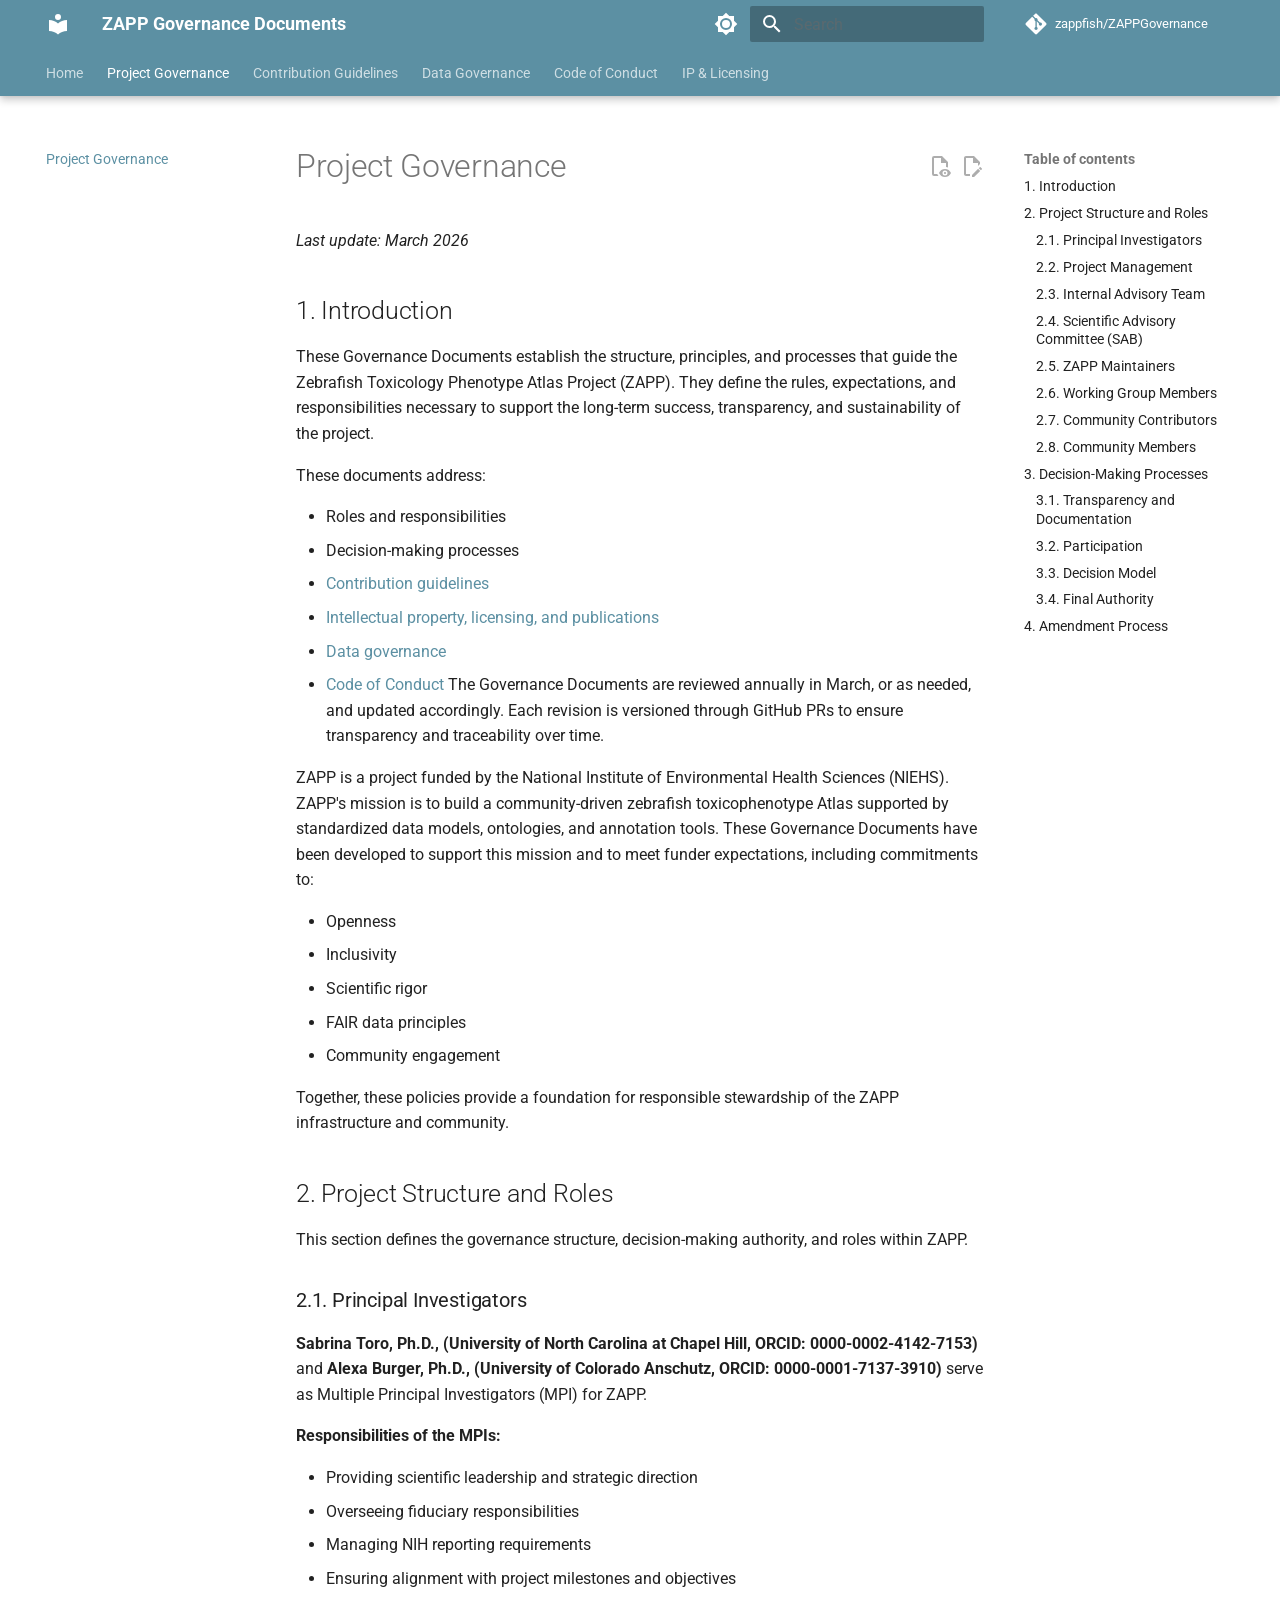
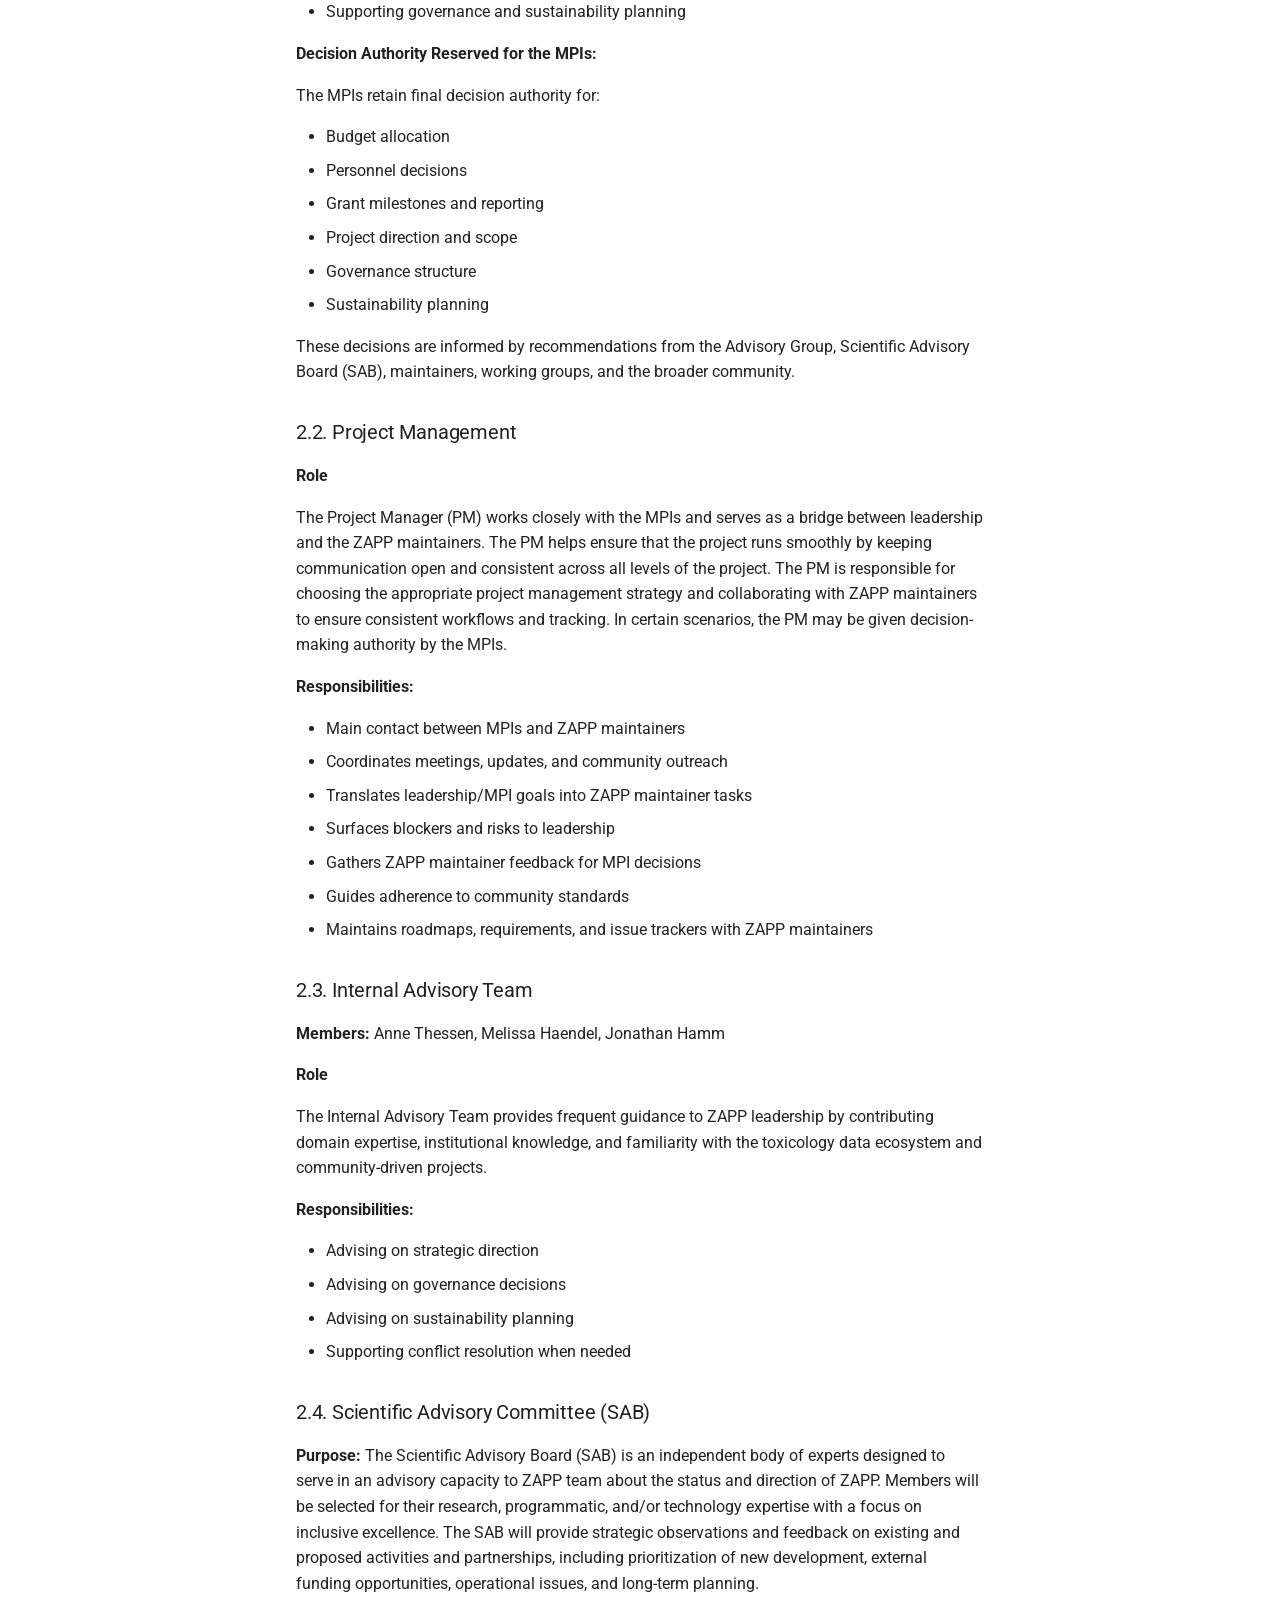
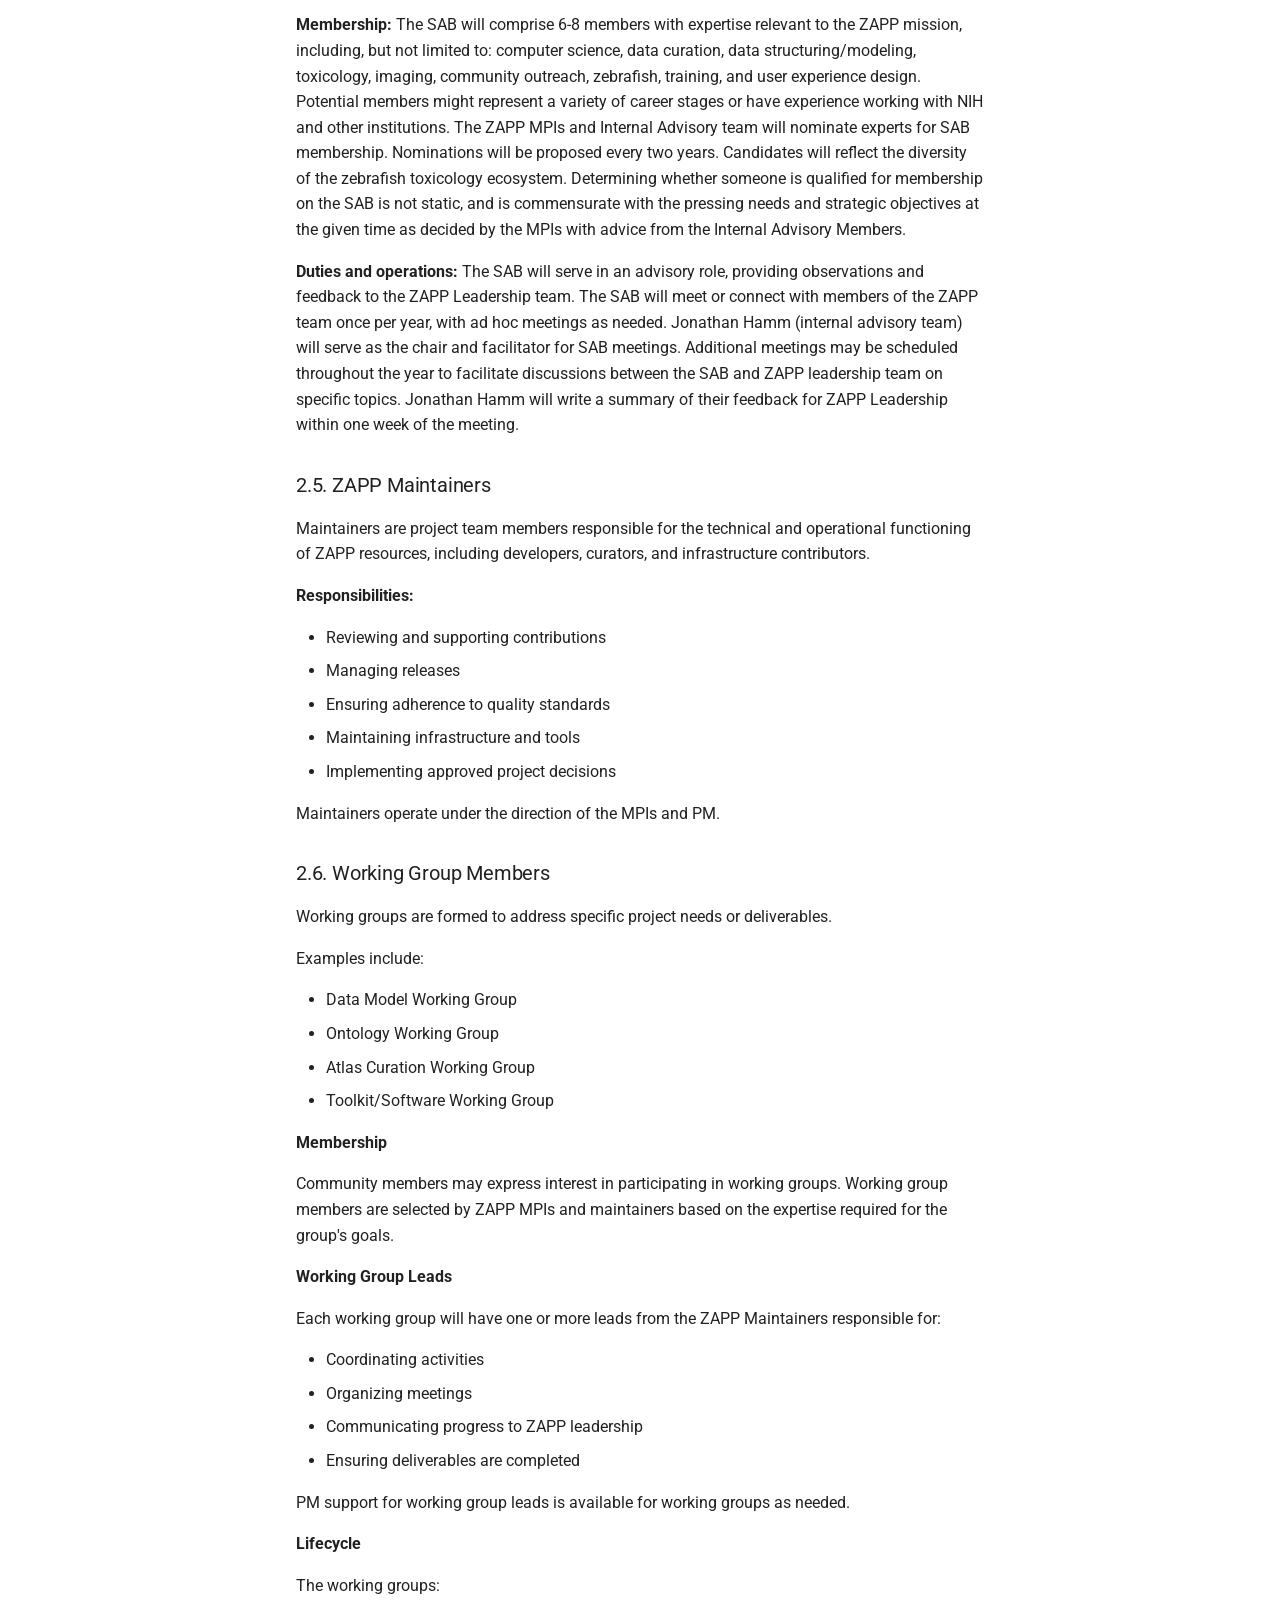
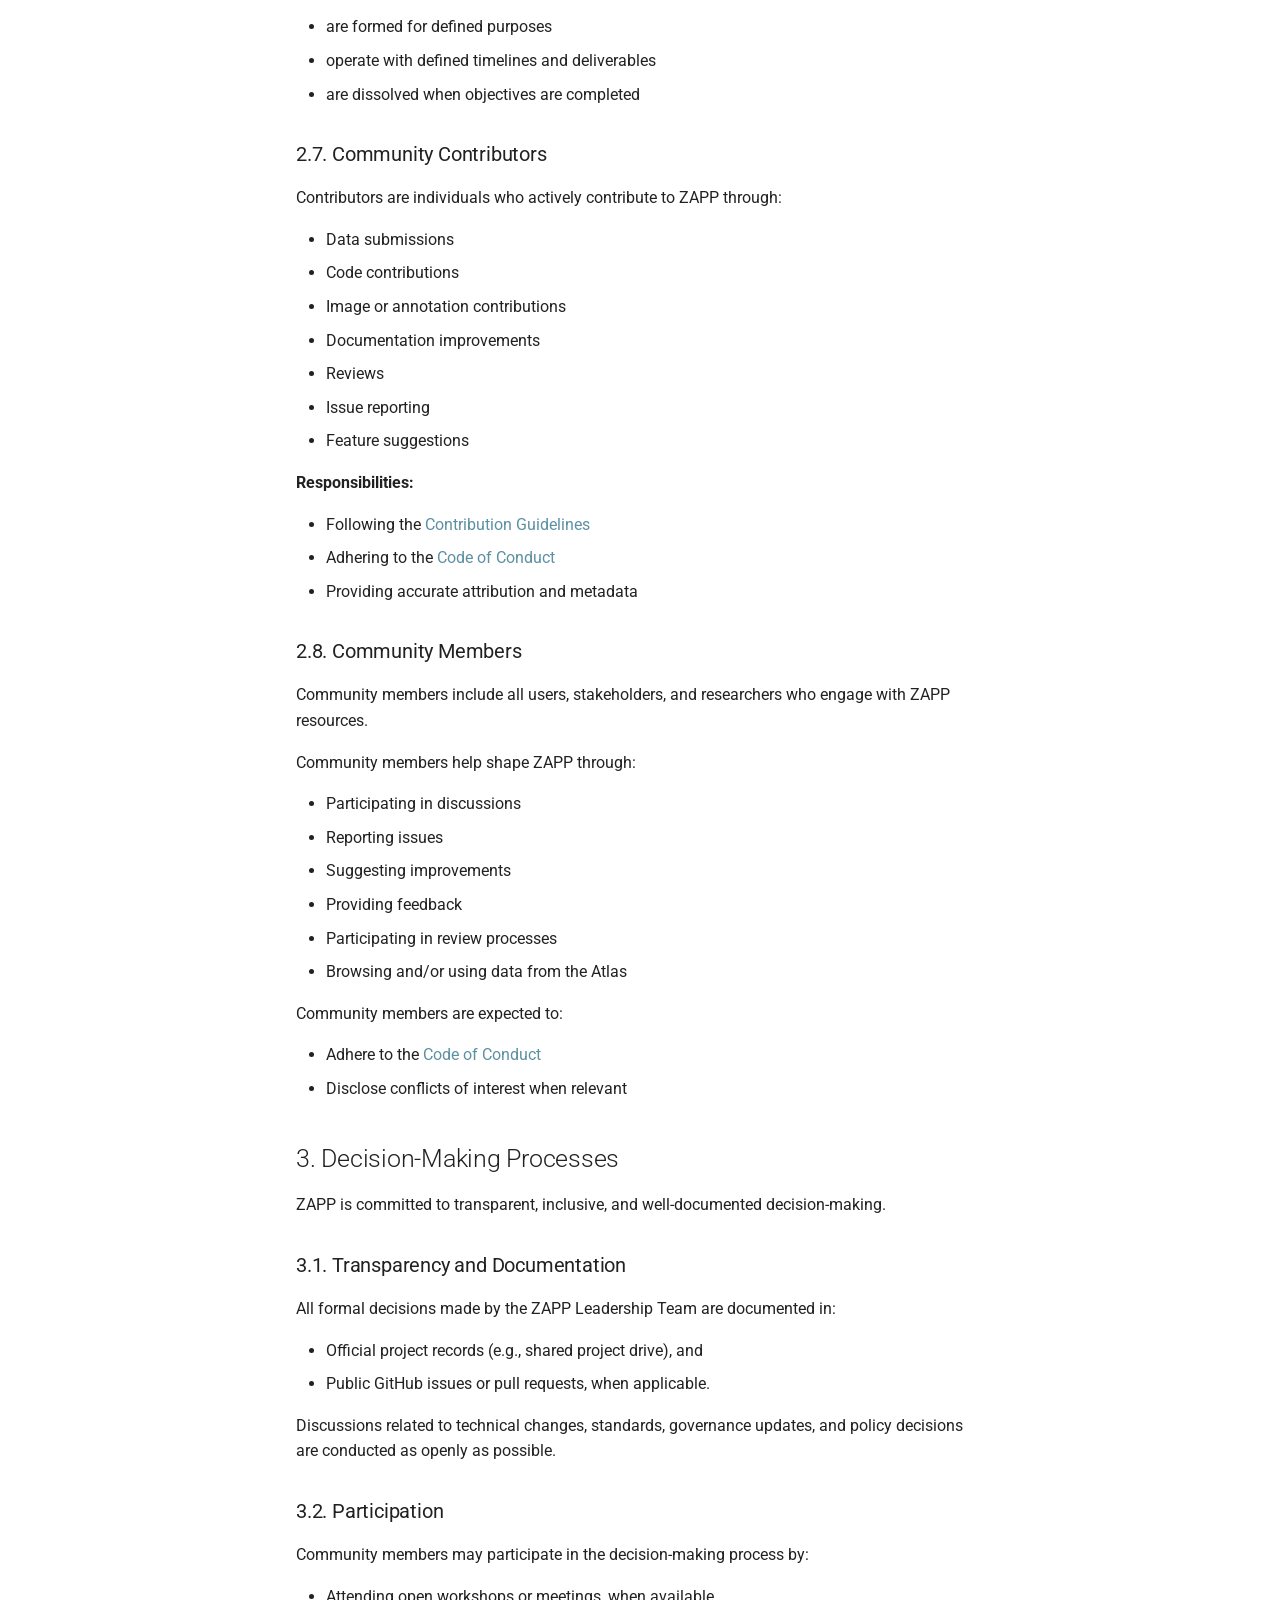
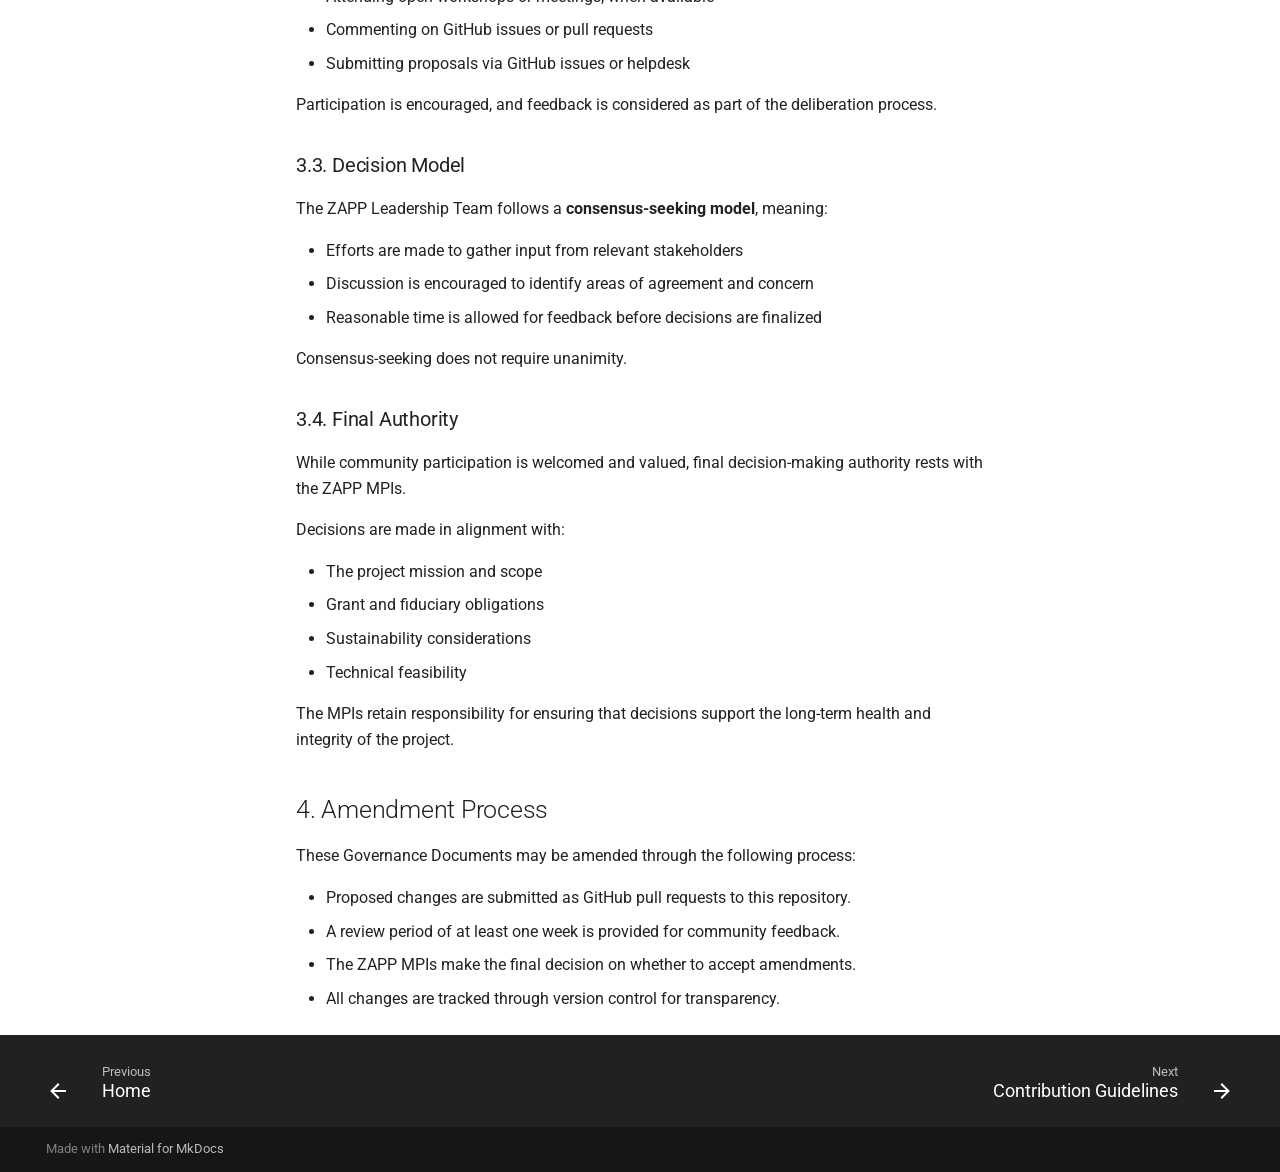
<file: governance/index.html>
<!doctype html>
<html lang="en" class="no-js">
  <head>
    
      <meta charset="utf-8">
      <meta name="viewport" content="width=device-width,initial-scale=1">
      
        <meta name="description" content="Governance documents for the Zebrafish Toxicology Phenotype Atlas Project (ZAPP)">
      
      
      
        <link rel="canonical" href="https://zappfish.github.io/ZAPPGovernance/governance/">
      
      
        <link rel="prev" href="..">
      
      
        <link rel="next" href="../contributing/">
      
      
        
      
      
      <link rel="icon" href="../assets/images/favicon.png">
      <meta name="generator" content="mkdocs-1.6.1, mkdocs-material-9.7.6">
    
    
      
        <title>Project Governance - ZAPP Governance Documents</title>
      
    
    
      <link rel="stylesheet" href="../assets/stylesheets/main.484c7ddc.min.css">
      
        
        <link rel="stylesheet" href="../assets/stylesheets/palette.ab4e12ef.min.css">
      
      


    
    
      
    
    
      
        
        
        <link rel="preconnect" href="https://fonts.gstatic.com" crossorigin>
        <link rel="stylesheet" href="https://fonts.googleapis.com/css?family=Roboto:300,300i,400,400i,700,700i%7CRoboto+Mono:400,400i,700,700i&display=fallback">
        <style>:root{--md-text-font:"Roboto";--md-code-font:"Roboto Mono"}</style>
      
    
    
      <link rel="stylesheet" href="../stylesheets/extra.css">
    
    <script>__md_scope=new URL("..",location),__md_hash=e=>[...e].reduce(((e,_)=>(e<<5)-e+_.charCodeAt(0)),0),__md_get=(e,_=localStorage,t=__md_scope)=>JSON.parse(_.getItem(t.pathname+"."+e)),__md_set=(e,_,t=localStorage,a=__md_scope)=>{try{t.setItem(a.pathname+"."+e,JSON.stringify(_))}catch(e){}}</script>
    
      

    
    
  </head>
  
  
    
    
      
    
    
    
    
    <body dir="ltr" data-md-color-scheme="default" data-md-color-primary="blue" data-md-color-accent="light-blue">
  
    
    <input class="md-toggle" data-md-toggle="drawer" type="checkbox" id="__drawer" autocomplete="off">
    <input class="md-toggle" data-md-toggle="search" type="checkbox" id="__search" autocomplete="off">
    <label class="md-overlay" for="__drawer"></label>
    <div data-md-component="skip">
      
        
        <a href="#project-governance" class="md-skip">
          Skip to content
        </a>
      
    </div>
    <div data-md-component="announce">
      
    </div>
    
    
      

  

<header class="md-header md-header--shadow md-header--lifted" data-md-component="header">
  <nav class="md-header__inner md-grid" aria-label="Header">
    <a href=".." title="ZAPP Governance Documents" class="md-header__button md-logo" aria-label="ZAPP Governance Documents" data-md-component="logo">
      
  
  <svg xmlns="http://www.w3.org/2000/svg" viewBox="0 0 24 24"><path d="M12 8a3 3 0 0 0 3-3 3 3 0 0 0-3-3 3 3 0 0 0-3 3 3 3 0 0 0 3 3m0 3.54C9.64 9.35 6.5 8 3 8v11c3.5 0 6.64 1.35 9 3.54 2.36-2.19 5.5-3.54 9-3.54V8c-3.5 0-6.64 1.35-9 3.54"/></svg>

    </a>
    <label class="md-header__button md-icon" for="__drawer">
      
      <svg xmlns="http://www.w3.org/2000/svg" viewBox="0 0 24 24"><path d="M3 6h18v2H3zm0 5h18v2H3zm0 5h18v2H3z"/></svg>
    </label>
    <div class="md-header__title" data-md-component="header-title">
      <div class="md-header__ellipsis">
        <div class="md-header__topic">
          <span class="md-ellipsis">
            ZAPP Governance Documents
          </span>
        </div>
        <div class="md-header__topic" data-md-component="header-topic">
          <span class="md-ellipsis">
            
              Project Governance
            
          </span>
        </div>
      </div>
    </div>
    
      
        <form class="md-header__option" data-md-component="palette">
  
    
    
    
    <input class="md-option" data-md-color-media="(prefers-color-scheme: light)" data-md-color-scheme="default" data-md-color-primary="blue" data-md-color-accent="light-blue"  aria-label="Switch to dark mode"  type="radio" name="__palette" id="__palette_0">
    
      <label class="md-header__button md-icon" title="Switch to dark mode" for="__palette_1" hidden>
        <svg xmlns="http://www.w3.org/2000/svg" viewBox="0 0 24 24"><path d="M12 8a4 4 0 0 0-4 4 4 4 0 0 0 4 4 4 4 0 0 0 4-4 4 4 0 0 0-4-4m0 10a6 6 0 0 1-6-6 6 6 0 0 1 6-6 6 6 0 0 1 6 6 6 6 0 0 1-6 6m8-9.31V4h-4.69L12 .69 8.69 4H4v4.69L.69 12 4 15.31V20h4.69L12 23.31 15.31 20H20v-4.69L23.31 12z"/></svg>
      </label>
    
  
    
    
    
    <input class="md-option" data-md-color-media="(prefers-color-scheme: dark)" data-md-color-scheme="slate" data-md-color-primary="blue" data-md-color-accent="light-blue"  aria-label="Switch to light mode"  type="radio" name="__palette" id="__palette_1">
    
      <label class="md-header__button md-icon" title="Switch to light mode" for="__palette_0" hidden>
        <svg xmlns="http://www.w3.org/2000/svg" viewBox="0 0 24 24"><path d="M12 18c-.89 0-1.74-.2-2.5-.55C11.56 16.5 13 14.42 13 12s-1.44-4.5-3.5-5.45C10.26 6.2 11.11 6 12 6a6 6 0 0 1 6 6 6 6 0 0 1-6 6m8-9.31V4h-4.69L12 .69 8.69 4H4v4.69L.69 12 4 15.31V20h4.69L12 23.31 15.31 20H20v-4.69L23.31 12z"/></svg>
      </label>
    
  
</form>
      
    
    
      <script>var palette=__md_get("__palette");if(palette&&palette.color){if("(prefers-color-scheme)"===palette.color.media){var media=matchMedia("(prefers-color-scheme: light)"),input=document.querySelector(media.matches?"[data-md-color-media='(prefers-color-scheme: light)']":"[data-md-color-media='(prefers-color-scheme: dark)']");palette.color.media=input.getAttribute("data-md-color-media"),palette.color.scheme=input.getAttribute("data-md-color-scheme"),palette.color.primary=input.getAttribute("data-md-color-primary"),palette.color.accent=input.getAttribute("data-md-color-accent")}for(var[key,value]of Object.entries(palette.color))document.body.setAttribute("data-md-color-"+key,value)}</script>
    
    
    
      
      
        <label class="md-header__button md-icon" for="__search">
          
          <svg xmlns="http://www.w3.org/2000/svg" viewBox="0 0 24 24"><path d="M9.5 3A6.5 6.5 0 0 1 16 9.5c0 1.61-.59 3.09-1.56 4.23l.27.27h.79l5 5-1.5 1.5-5-5v-.79l-.27-.27A6.52 6.52 0 0 1 9.5 16 6.5 6.5 0 0 1 3 9.5 6.5 6.5 0 0 1 9.5 3m0 2C7 5 5 7 5 9.5S7 14 9.5 14 14 12 14 9.5 12 5 9.5 5"/></svg>
        </label>
        <div class="md-search" data-md-component="search" role="dialog">
  <label class="md-search__overlay" for="__search"></label>
  <div class="md-search__inner" role="search">
    <form class="md-search__form" name="search">
      <input type="text" class="md-search__input" name="query" aria-label="Search" placeholder="Search" autocapitalize="off" autocorrect="off" autocomplete="off" spellcheck="false" data-md-component="search-query" required>
      <label class="md-search__icon md-icon" for="__search">
        
        <svg xmlns="http://www.w3.org/2000/svg" viewBox="0 0 24 24"><path d="M9.5 3A6.5 6.5 0 0 1 16 9.5c0 1.61-.59 3.09-1.56 4.23l.27.27h.79l5 5-1.5 1.5-5-5v-.79l-.27-.27A6.52 6.52 0 0 1 9.5 16 6.5 6.5 0 0 1 3 9.5 6.5 6.5 0 0 1 9.5 3m0 2C7 5 5 7 5 9.5S7 14 9.5 14 14 12 14 9.5 12 5 9.5 5"/></svg>
        
        <svg xmlns="http://www.w3.org/2000/svg" viewBox="0 0 24 24"><path d="M20 11v2H8l5.5 5.5-1.42 1.42L4.16 12l7.92-7.92L13.5 5.5 8 11z"/></svg>
      </label>
      <nav class="md-search__options" aria-label="Search">
        
        <button type="reset" class="md-search__icon md-icon" title="Clear" aria-label="Clear" tabindex="-1">
          
          <svg xmlns="http://www.w3.org/2000/svg" viewBox="0 0 24 24"><path d="M19 6.41 17.59 5 12 10.59 6.41 5 5 6.41 10.59 12 5 17.59 6.41 19 12 13.41 17.59 19 19 17.59 13.41 12z"/></svg>
        </button>
      </nav>
      
        <div class="md-search__suggest" data-md-component="search-suggest"></div>
      
    </form>
    <div class="md-search__output">
      <div class="md-search__scrollwrap" tabindex="0" data-md-scrollfix>
        <div class="md-search-result" data-md-component="search-result">
          <div class="md-search-result__meta">
            Initializing search
          </div>
          <ol class="md-search-result__list" role="presentation"></ol>
        </div>
      </div>
    </div>
  </div>
</div>
      
    
    
      <div class="md-header__source">
        <a href="https://github.com/zappfish/ZAPPGovernance" title="Go to repository" class="md-source" data-md-component="source">
  <div class="md-source__icon md-icon">
    
    <svg xmlns="http://www.w3.org/2000/svg" viewBox="0 0 448 512"><!--! Font Awesome Free 7.1.0 by @fontawesome - https://fontawesome.com License - https://fontawesome.com/license/free (Icons: CC BY 4.0, Fonts: SIL OFL 1.1, Code: MIT License) Copyright 2025 Fonticons, Inc.--><path d="M439.6 236.1 244 40.5c-5.4-5.5-12.8-8.5-20.4-8.5s-15 3-20.4 8.4L162.5 81l51.5 51.5c27.1-9.1 52.7 16.8 43.4 43.7l49.7 49.7c34.2-11.8 61.2 31 35.5 56.7-26.5 26.5-70.2-2.9-56-37.3L240.3 199v121.9c25.3 12.5 22.3 41.8 9.1 55-6.4 6.4-15.2 10.1-24.3 10.1s-17.8-3.6-24.3-10.1c-17.6-17.6-11.1-46.9 11.2-56v-123c-20.8-8.5-24.6-30.7-18.6-45L142.6 101 8.5 235.1C3 240.6 0 247.9 0 255.5s3 15 8.5 20.4l195.6 195.7c5.4 5.4 12.7 8.4 20.4 8.4s15-3 20.4-8.4l194.7-194.7c5.4-5.4 8.4-12.8 8.4-20.4s-3-15-8.4-20.4"/></svg>
  </div>
  <div class="md-source__repository">
    zappfish/ZAPPGovernance
  </div>
</a>
      </div>
    
  </nav>
  
    
      
<nav class="md-tabs" aria-label="Tabs" data-md-component="tabs">
  <div class="md-grid">
    <ul class="md-tabs__list">
      
        
  
  
  
  
    <li class="md-tabs__item">
      <a href=".." class="md-tabs__link">
        
  
  
    
  
  Home

      </a>
    </li>
  

      
        
  
  
  
    
  
  
    <li class="md-tabs__item md-tabs__item--active">
      <a href="./" class="md-tabs__link">
        
  
  
    
  
  Project Governance

      </a>
    </li>
  

      
        
  
  
  
  
    <li class="md-tabs__item">
      <a href="../contributing/" class="md-tabs__link">
        
  
  
    
  
  Contribution Guidelines

      </a>
    </li>
  

      
        
  
  
  
  
    <li class="md-tabs__item">
      <a href="../data-governance/" class="md-tabs__link">
        
  
  
    
  
  Data Governance

      </a>
    </li>
  

      
        
  
  
  
  
    <li class="md-tabs__item">
      <a href="../code-of-conduct/" class="md-tabs__link">
        
  
  
    
  
  Code of Conduct

      </a>
    </li>
  

      
        
  
  
  
  
    <li class="md-tabs__item">
      <a href="../ip-and-licensing/" class="md-tabs__link">
        
  
  
    
  
  IP & Licensing

      </a>
    </li>
  

      
    </ul>
  </div>
</nav>
    
  
</header>
    
    <div class="md-container" data-md-component="container">
      
      
        
      
      <main class="md-main" data-md-component="main">
        <div class="md-main__inner md-grid">
          
            
              
              <div class="md-sidebar md-sidebar--primary" data-md-component="sidebar" data-md-type="navigation" >
                <div class="md-sidebar__scrollwrap">
                  <div class="md-sidebar__inner">
                    


  


<nav class="md-nav md-nav--primary md-nav--lifted" aria-label="Navigation" data-md-level="0">
  <label class="md-nav__title" for="__drawer">
    <a href=".." title="ZAPP Governance Documents" class="md-nav__button md-logo" aria-label="ZAPP Governance Documents" data-md-component="logo">
      
  
  <svg xmlns="http://www.w3.org/2000/svg" viewBox="0 0 24 24"><path d="M12 8a3 3 0 0 0 3-3 3 3 0 0 0-3-3 3 3 0 0 0-3 3 3 3 0 0 0 3 3m0 3.54C9.64 9.35 6.5 8 3 8v11c3.5 0 6.64 1.35 9 3.54 2.36-2.19 5.5-3.54 9-3.54V8c-3.5 0-6.64 1.35-9 3.54"/></svg>

    </a>
    ZAPP Governance Documents
  </label>
  
    <div class="md-nav__source">
      <a href="https://github.com/zappfish/ZAPPGovernance" title="Go to repository" class="md-source" data-md-component="source">
  <div class="md-source__icon md-icon">
    
    <svg xmlns="http://www.w3.org/2000/svg" viewBox="0 0 448 512"><!--! Font Awesome Free 7.1.0 by @fontawesome - https://fontawesome.com License - https://fontawesome.com/license/free (Icons: CC BY 4.0, Fonts: SIL OFL 1.1, Code: MIT License) Copyright 2025 Fonticons, Inc.--><path d="M439.6 236.1 244 40.5c-5.4-5.5-12.8-8.5-20.4-8.5s-15 3-20.4 8.4L162.5 81l51.5 51.5c27.1-9.1 52.7 16.8 43.4 43.7l49.7 49.7c34.2-11.8 61.2 31 35.5 56.7-26.5 26.5-70.2-2.9-56-37.3L240.3 199v121.9c25.3 12.5 22.3 41.8 9.1 55-6.4 6.4-15.2 10.1-24.3 10.1s-17.8-3.6-24.3-10.1c-17.6-17.6-11.1-46.9 11.2-56v-123c-20.8-8.5-24.6-30.7-18.6-45L142.6 101 8.5 235.1C3 240.6 0 247.9 0 255.5s3 15 8.5 20.4l195.6 195.7c5.4 5.4 12.7 8.4 20.4 8.4s15-3 20.4-8.4l194.7-194.7c5.4-5.4 8.4-12.8 8.4-20.4s-3-15-8.4-20.4"/></svg>
  </div>
  <div class="md-source__repository">
    zappfish/ZAPPGovernance
  </div>
</a>
    </div>
  
  <ul class="md-nav__list" data-md-scrollfix>
    
      
      
  
  
  
  
    <li class="md-nav__item">
      <a href=".." class="md-nav__link">
        
  
  
  <span class="md-ellipsis">
    
  
    Home
  

    
  </span>
  
  

      </a>
    </li>
  

    
      
      
  
  
    
  
  
  
    <li class="md-nav__item md-nav__item--active">
      
      <input class="md-nav__toggle md-toggle" type="checkbox" id="__toc">
      
      
        
      
      
        <label class="md-nav__link md-nav__link--active" for="__toc">
          
  
  
  <span class="md-ellipsis">
    
  
    Project Governance
  

    
  </span>
  
  

          <span class="md-nav__icon md-icon"></span>
        </label>
      
      <a href="./" class="md-nav__link md-nav__link--active">
        
  
  
  <span class="md-ellipsis">
    
  
    Project Governance
  

    
  </span>
  
  

      </a>
      
        

<nav class="md-nav md-nav--secondary" aria-label="Table of contents">
  
  
  
    
  
  
    <label class="md-nav__title" for="__toc">
      <span class="md-nav__icon md-icon"></span>
      Table of contents
    </label>
    <ul class="md-nav__list" data-md-component="toc" data-md-scrollfix>
      
        <li class="md-nav__item">
  <a href="#1-introduction" class="md-nav__link">
    <span class="md-ellipsis">
      
        1. Introduction
      
    </span>
  </a>
  
</li>
      
        <li class="md-nav__item">
  <a href="#2-project-structure-and-roles" class="md-nav__link">
    <span class="md-ellipsis">
      
        2. Project Structure and Roles
      
    </span>
  </a>
  
    <nav class="md-nav" aria-label="2. Project Structure and Roles">
      <ul class="md-nav__list">
        
          <li class="md-nav__item">
  <a href="#21-principal-investigators" class="md-nav__link">
    <span class="md-ellipsis">
      
        2.1. Principal Investigators
      
    </span>
  </a>
  
</li>
        
          <li class="md-nav__item">
  <a href="#22-project-management" class="md-nav__link">
    <span class="md-ellipsis">
      
        2.2. Project Management
      
    </span>
  </a>
  
</li>
        
          <li class="md-nav__item">
  <a href="#23-internal-advisory-team" class="md-nav__link">
    <span class="md-ellipsis">
      
        2.3. Internal Advisory Team
      
    </span>
  </a>
  
</li>
        
          <li class="md-nav__item">
  <a href="#24-scientific-advisory-committee-sab" class="md-nav__link">
    <span class="md-ellipsis">
      
        2.4. Scientific Advisory Committee (SAB)
      
    </span>
  </a>
  
</li>
        
          <li class="md-nav__item">
  <a href="#25-zapp-maintainers" class="md-nav__link">
    <span class="md-ellipsis">
      
        2.5. ZAPP Maintainers
      
    </span>
  </a>
  
</li>
        
          <li class="md-nav__item">
  <a href="#26-working-group-members" class="md-nav__link">
    <span class="md-ellipsis">
      
        2.6. Working Group Members
      
    </span>
  </a>
  
</li>
        
          <li class="md-nav__item">
  <a href="#27-community-contributors" class="md-nav__link">
    <span class="md-ellipsis">
      
        2.7. Community Contributors
      
    </span>
  </a>
  
</li>
        
          <li class="md-nav__item">
  <a href="#28-community-members" class="md-nav__link">
    <span class="md-ellipsis">
      
        2.8. Community Members
      
    </span>
  </a>
  
</li>
        
      </ul>
    </nav>
  
</li>
      
        <li class="md-nav__item">
  <a href="#3-decision-making-processes" class="md-nav__link">
    <span class="md-ellipsis">
      
        3. Decision-Making Processes
      
    </span>
  </a>
  
    <nav class="md-nav" aria-label="3. Decision-Making Processes">
      <ul class="md-nav__list">
        
          <li class="md-nav__item">
  <a href="#31-transparency-and-documentation" class="md-nav__link">
    <span class="md-ellipsis">
      
        3.1. Transparency and Documentation
      
    </span>
  </a>
  
</li>
        
          <li class="md-nav__item">
  <a href="#32-participation" class="md-nav__link">
    <span class="md-ellipsis">
      
        3.2. Participation
      
    </span>
  </a>
  
</li>
        
          <li class="md-nav__item">
  <a href="#33-decision-model" class="md-nav__link">
    <span class="md-ellipsis">
      
        3.3. Decision Model
      
    </span>
  </a>
  
</li>
        
          <li class="md-nav__item">
  <a href="#34-final-authority" class="md-nav__link">
    <span class="md-ellipsis">
      
        3.4. Final Authority
      
    </span>
  </a>
  
</li>
        
      </ul>
    </nav>
  
</li>
      
        <li class="md-nav__item">
  <a href="#4-amendment-process" class="md-nav__link">
    <span class="md-ellipsis">
      
        4. Amendment Process
      
    </span>
  </a>
  
</li>
      
    </ul>
  
</nav>
      
    </li>
  

    
      
      
  
  
  
  
    <li class="md-nav__item">
      <a href="../contributing/" class="md-nav__link">
        
  
  
  <span class="md-ellipsis">
    
  
    Contribution Guidelines
  

    
  </span>
  
  

      </a>
    </li>
  

    
      
      
  
  
  
  
    <li class="md-nav__item">
      <a href="../data-governance/" class="md-nav__link">
        
  
  
  <span class="md-ellipsis">
    
  
    Data Governance
  

    
  </span>
  
  

      </a>
    </li>
  

    
      
      
  
  
  
  
    <li class="md-nav__item">
      <a href="../code-of-conduct/" class="md-nav__link">
        
  
  
  <span class="md-ellipsis">
    
  
    Code of Conduct
  

    
  </span>
  
  

      </a>
    </li>
  

    
      
      
  
  
  
  
    <li class="md-nav__item">
      <a href="../ip-and-licensing/" class="md-nav__link">
        
  
  
  <span class="md-ellipsis">
    
  
    IP & Licensing
  

    
  </span>
  
  

      </a>
    </li>
  

    
  </ul>
</nav>
                  </div>
                </div>
              </div>
            
            
              
              <div class="md-sidebar md-sidebar--secondary" data-md-component="sidebar" data-md-type="toc" >
                <div class="md-sidebar__scrollwrap">
                  <div class="md-sidebar__inner">
                    

<nav class="md-nav md-nav--secondary" aria-label="Table of contents">
  
  
  
    
  
  
    <label class="md-nav__title" for="__toc">
      <span class="md-nav__icon md-icon"></span>
      Table of contents
    </label>
    <ul class="md-nav__list" data-md-component="toc" data-md-scrollfix>
      
        <li class="md-nav__item">
  <a href="#1-introduction" class="md-nav__link">
    <span class="md-ellipsis">
      
        1. Introduction
      
    </span>
  </a>
  
</li>
      
        <li class="md-nav__item">
  <a href="#2-project-structure-and-roles" class="md-nav__link">
    <span class="md-ellipsis">
      
        2. Project Structure and Roles
      
    </span>
  </a>
  
    <nav class="md-nav" aria-label="2. Project Structure and Roles">
      <ul class="md-nav__list">
        
          <li class="md-nav__item">
  <a href="#21-principal-investigators" class="md-nav__link">
    <span class="md-ellipsis">
      
        2.1. Principal Investigators
      
    </span>
  </a>
  
</li>
        
          <li class="md-nav__item">
  <a href="#22-project-management" class="md-nav__link">
    <span class="md-ellipsis">
      
        2.2. Project Management
      
    </span>
  </a>
  
</li>
        
          <li class="md-nav__item">
  <a href="#23-internal-advisory-team" class="md-nav__link">
    <span class="md-ellipsis">
      
        2.3. Internal Advisory Team
      
    </span>
  </a>
  
</li>
        
          <li class="md-nav__item">
  <a href="#24-scientific-advisory-committee-sab" class="md-nav__link">
    <span class="md-ellipsis">
      
        2.4. Scientific Advisory Committee (SAB)
      
    </span>
  </a>
  
</li>
        
          <li class="md-nav__item">
  <a href="#25-zapp-maintainers" class="md-nav__link">
    <span class="md-ellipsis">
      
        2.5. ZAPP Maintainers
      
    </span>
  </a>
  
</li>
        
          <li class="md-nav__item">
  <a href="#26-working-group-members" class="md-nav__link">
    <span class="md-ellipsis">
      
        2.6. Working Group Members
      
    </span>
  </a>
  
</li>
        
          <li class="md-nav__item">
  <a href="#27-community-contributors" class="md-nav__link">
    <span class="md-ellipsis">
      
        2.7. Community Contributors
      
    </span>
  </a>
  
</li>
        
          <li class="md-nav__item">
  <a href="#28-community-members" class="md-nav__link">
    <span class="md-ellipsis">
      
        2.8. Community Members
      
    </span>
  </a>
  
</li>
        
      </ul>
    </nav>
  
</li>
      
        <li class="md-nav__item">
  <a href="#3-decision-making-processes" class="md-nav__link">
    <span class="md-ellipsis">
      
        3. Decision-Making Processes
      
    </span>
  </a>
  
    <nav class="md-nav" aria-label="3. Decision-Making Processes">
      <ul class="md-nav__list">
        
          <li class="md-nav__item">
  <a href="#31-transparency-and-documentation" class="md-nav__link">
    <span class="md-ellipsis">
      
        3.1. Transparency and Documentation
      
    </span>
  </a>
  
</li>
        
          <li class="md-nav__item">
  <a href="#32-participation" class="md-nav__link">
    <span class="md-ellipsis">
      
        3.2. Participation
      
    </span>
  </a>
  
</li>
        
          <li class="md-nav__item">
  <a href="#33-decision-model" class="md-nav__link">
    <span class="md-ellipsis">
      
        3.3. Decision Model
      
    </span>
  </a>
  
</li>
        
          <li class="md-nav__item">
  <a href="#34-final-authority" class="md-nav__link">
    <span class="md-ellipsis">
      
        3.4. Final Authority
      
    </span>
  </a>
  
</li>
        
      </ul>
    </nav>
  
</li>
      
        <li class="md-nav__item">
  <a href="#4-amendment-process" class="md-nav__link">
    <span class="md-ellipsis">
      
        4. Amendment Process
      
    </span>
  </a>
  
</li>
      
    </ul>
  
</nav>
                  </div>
                </div>
              </div>
            
          
          
            <div class="md-content" data-md-component="content">
              
              <article class="md-content__inner md-typeset">
                
                  


  
    <a href="https://github.com/zappfish/ZAPPGovernance/edit/main/docs/governance.md" title="Edit this page" class="md-content__button md-icon" rel="edit">
      
      <svg xmlns="http://www.w3.org/2000/svg" viewBox="0 0 24 24"><path d="M10 20H6V4h7v5h5v3.1l2-2V8l-6-6H6c-1.1 0-2 .9-2 2v16c0 1.1.9 2 2 2h4zm10.2-7c.1 0 .3.1.4.2l1.3 1.3c.2.2.2.6 0 .8l-1 1-2.1-2.1 1-1c.1-.1.2-.2.4-.2m0 3.9L14.1 23H12v-2.1l6.1-6.1z"/></svg>
    </a>
  
  
    
      
    
    <a href="https://github.com/zappfish/ZAPPGovernance/raw/main/docs/governance.md" title="View source of this page" class="md-content__button md-icon">
      
      <svg xmlns="http://www.w3.org/2000/svg" viewBox="0 0 24 24"><path d="M17 18c.56 0 1 .44 1 1s-.44 1-1 1-1-.44-1-1 .44-1 1-1m0-3c-2.73 0-5.06 1.66-6 4 .94 2.34 3.27 4 6 4s5.06-1.66 6-4c-.94-2.34-3.27-4-6-4m0 6.5a2.5 2.5 0 0 1-2.5-2.5 2.5 2.5 0 0 1 2.5-2.5 2.5 2.5 0 0 1 2.5 2.5 2.5 2.5 0 0 1-2.5 2.5M9.27 20H6V4h7v5h5v4.07c.7.08 1.36.25 2 .49V8l-6-6H6a2 2 0 0 0-2 2v16a2 2 0 0 0 2 2h4.5a8.2 8.2 0 0 1-1.23-2"/></svg>
    </a>
  


<h1 id="project-governance">Project Governance<a class="headerlink" href="#project-governance" title="Permanent link">&para;</a></h1>
<p><em>Last update: March 2026</em></p>
<h2 id="1-introduction">1. Introduction<a class="headerlink" href="#1-introduction" title="Permanent link">&para;</a></h2>
<p>These Governance Documents establish the structure, principles, and processes that guide the Zebrafish Toxicology Phenotype Atlas Project (ZAPP). They define the rules, expectations, and responsibilities necessary to support the long-term success, transparency, and sustainability of the project.</p>
<p>These documents address:</p>
<ul>
<li>Roles and responsibilities</li>
<li>Decision-making processes</li>
<li><a href="../contributing/">Contribution guidelines</a></li>
<li><a href="../ip-and-licensing/">Intellectual property, licensing, and publications</a></li>
<li><a href="../data-governance/">Data governance</a></li>
<li><a href="../code-of-conduct/">Code of Conduct</a>
The Governance Documents are reviewed annually in March, or as needed, and updated accordingly. Each revision is versioned through GitHub PRs to ensure transparency and traceability over time.</li>
</ul>
<p>ZAPP is a project funded by the National Institute of Environmental Health Sciences (NIEHS). ZAPP's mission is to build a community-driven zebrafish toxicophenotype Atlas supported by standardized data models, ontologies, and annotation tools. These Governance Documents have been developed to support this mission and to meet funder expectations, including commitments to:</p>
<ul>
<li>Openness</li>
<li>Inclusivity</li>
<li>Scientific rigor</li>
<li>FAIR data principles</li>
<li>Community engagement</li>
</ul>
<p>Together, these policies provide a foundation for responsible stewardship of the ZAPP infrastructure and community.</p>
<h2 id="2-project-structure-and-roles">2. Project Structure and Roles<a class="headerlink" href="#2-project-structure-and-roles" title="Permanent link">&para;</a></h2>
<p>This section defines the governance structure, decision-making authority, and roles within ZAPP.</p>
<h3 id="21-principal-investigators">2.1. Principal Investigators<a class="headerlink" href="#21-principal-investigators" title="Permanent link">&para;</a></h3>
<p><strong>Sabrina Toro, Ph.D., (University of North Carolina at Chapel Hill, ORCID: 0000-0002-4142-7153)</strong> and <strong>Alexa Burger, Ph.D., (University of Colorado Anschutz, ORCID: 0000-0001-7137-3910)</strong> serve as Multiple Principal Investigators (MPI) for ZAPP.</p>
<p><strong>Responsibilities of the MPIs:</strong></p>
<ul>
<li>Providing scientific leadership and strategic direction</li>
<li>Overseeing fiduciary responsibilities</li>
<li>Managing NIH reporting requirements</li>
<li>Ensuring alignment with project milestones and objectives</li>
<li>Supporting governance and sustainability planning</li>
</ul>
<p><strong>Decision Authority Reserved for the MPIs:</strong></p>
<p>The MPIs retain final decision authority for:</p>
<ul>
<li>Budget allocation</li>
<li>Personnel decisions</li>
<li>Grant milestones and reporting</li>
<li>Project direction and scope</li>
<li>Governance structure</li>
<li>Sustainability planning</li>
</ul>
<p>These decisions are informed by recommendations from the Advisory Group, Scientific Advisory Board (SAB), maintainers, working groups, and the broader community.</p>
<h3 id="22-project-management">2.2. Project Management<a class="headerlink" href="#22-project-management" title="Permanent link">&para;</a></h3>
<p><strong>Role</strong></p>
<p>The Project Manager (PM) works closely with the MPIs and serves as a bridge between leadership and the ZAPP maintainers. The PM helps ensure that the project runs smoothly by keeping communication open and consistent across all levels of the project. The PM is responsible for choosing the appropriate project management strategy and collaborating with ZAPP maintainers to ensure consistent workflows and tracking. In certain scenarios, the PM may be given decision-making authority by the MPIs.</p>
<p><strong>Responsibilities:</strong></p>
<ul>
<li>Main contact between MPIs and ZAPP maintainers</li>
<li>Coordinates meetings, updates, and community outreach</li>
<li>Translates leadership/MPI goals into ZAPP maintainer tasks</li>
<li>Surfaces blockers and risks to leadership</li>
<li>Gathers ZAPP maintainer feedback for MPI decisions</li>
<li>Guides adherence to community standards</li>
<li>Maintains roadmaps, requirements, and issue trackers with ZAPP maintainers</li>
</ul>
<h3 id="23-internal-advisory-team">2.3. Internal Advisory Team<a class="headerlink" href="#23-internal-advisory-team" title="Permanent link">&para;</a></h3>
<p><strong>Members:</strong> Anne Thessen, Melissa Haendel, Jonathan Hamm</p>
<p><strong>Role</strong></p>
<p>The Internal Advisory Team provides frequent guidance to ZAPP leadership by contributing domain expertise, institutional knowledge, and familiarity with the toxicology data ecosystem and community-driven projects.</p>
<p><strong>Responsibilities:</strong></p>
<ul>
<li>Advising on strategic direction</li>
<li>Advising on governance decisions</li>
<li>Advising on sustainability planning</li>
<li>Supporting conflict resolution when needed</li>
</ul>
<h3 id="24-scientific-advisory-committee-sab">2.4. Scientific Advisory Committee (SAB)<a class="headerlink" href="#24-scientific-advisory-committee-sab" title="Permanent link">&para;</a></h3>
<p><strong>Purpose:</strong> The Scientific Advisory Board (SAB) is an independent body of experts designed to serve in an advisory capacity to ZAPP team about the status and direction of ZAPP. Members will be selected for their research, programmatic, and/or technology expertise with a focus on inclusive excellence. The SAB will provide strategic observations and feedback on existing and proposed activities and partnerships, including prioritization of new development, external funding opportunities, operational issues, and long-term planning.</p>
<p><strong>Membership:</strong> The SAB will comprise 6-8 members with expertise relevant to the ZAPP mission, including, but not limited to: computer science, data curation, data structuring/modeling, toxicology, imaging, community outreach, zebrafish, training, and user experience design. Potential members might represent a variety of career stages or have experience working with NIH and other institutions. The ZAPP MPIs and Internal Advisory team will nominate experts for SAB membership. Nominations will be proposed every two years. Candidates will reflect the diversity of the zebrafish toxicology ecosystem. Determining whether someone is qualified for membership on the SAB is not static, and is commensurate with the pressing needs and strategic objectives at the given time as decided by the MPIs with advice from the Internal Advisory Members.</p>
<p><strong>Duties and operations:</strong> The SAB will serve in an advisory role, providing observations and feedback to the ZAPP Leadership team. The SAB will meet or connect with members of the ZAPP team once per year, with ad hoc meetings as needed. Jonathan Hamm (internal advisory team) will serve as the chair and facilitator for SAB meetings. Additional meetings may be scheduled throughout the year to facilitate discussions between the SAB and ZAPP leadership team on specific topics. Jonathan Hamm will write a summary of their feedback for ZAPP Leadership within one week of the meeting.</p>
<h3 id="25-zapp-maintainers">2.5. ZAPP Maintainers<a class="headerlink" href="#25-zapp-maintainers" title="Permanent link">&para;</a></h3>
<p>Maintainers are project team members responsible for the technical and operational functioning of ZAPP resources, including developers, curators, and infrastructure contributors.</p>
<p><strong>Responsibilities:</strong></p>
<ul>
<li>Reviewing and supporting contributions</li>
<li>Managing releases</li>
<li>Ensuring adherence to quality standards</li>
<li>Maintaining infrastructure and tools</li>
<li>Implementing approved project decisions</li>
</ul>
<p>Maintainers operate under the direction of the MPIs and PM.</p>
<h3 id="26-working-group-members">2.6. Working Group Members<a class="headerlink" href="#26-working-group-members" title="Permanent link">&para;</a></h3>
<p>Working groups are formed to address specific project needs or deliverables.</p>
<p>Examples include:</p>
<ul>
<li>Data Model Working Group</li>
<li>Ontology Working Group</li>
<li>Atlas Curation Working Group</li>
<li>Toolkit/Software Working Group</li>
</ul>
<p><strong>Membership</strong></p>
<p>Community members may express interest in participating in working groups. Working group members are selected by ZAPP MPIs and maintainers based on the expertise required for the group's goals.</p>
<p><strong>Working Group Leads</strong></p>
<p>Each working group will have one or more leads from the ZAPP Maintainers responsible for:</p>
<ul>
<li>Coordinating activities</li>
<li>Organizing meetings</li>
<li>Communicating progress to ZAPP leadership</li>
<li>Ensuring deliverables are completed</li>
</ul>
<p>PM support for working group leads is available for working groups as needed.</p>
<p><strong>Lifecycle</strong></p>
<p>The working groups:</p>
<ul>
<li>are formed for defined purposes</li>
<li>operate with defined timelines and deliverables</li>
<li>are dissolved when objectives are completed</li>
</ul>
<h3 id="27-community-contributors">2.7. Community Contributors<a class="headerlink" href="#27-community-contributors" title="Permanent link">&para;</a></h3>
<p>Contributors are individuals who actively contribute to ZAPP through:</p>
<ul>
<li>Data submissions</li>
<li>Code contributions</li>
<li>Image or annotation contributions</li>
<li>Documentation improvements</li>
<li>Reviews</li>
<li>Issue reporting</li>
<li>Feature suggestions</li>
</ul>
<p><strong>Responsibilities:</strong></p>
<ul>
<li>Following the <a href="../contributing/">Contribution Guidelines</a></li>
<li>Adhering to the <a href="../code-of-conduct/">Code of Conduct</a></li>
<li>Providing accurate attribution and metadata</li>
</ul>
<h3 id="28-community-members">2.8. Community Members<a class="headerlink" href="#28-community-members" title="Permanent link">&para;</a></h3>
<p>Community members include all users, stakeholders, and researchers who engage with ZAPP resources.</p>
<p>Community members help shape ZAPP through:</p>
<ul>
<li>Participating in discussions</li>
<li>Reporting issues</li>
<li>Suggesting improvements</li>
<li>Providing feedback</li>
<li>Participating in review processes</li>
<li>Browsing and/or using data from the Atlas</li>
</ul>
<p>Community members are expected to:</p>
<ul>
<li>Adhere to the <a href="../code-of-conduct/">Code of Conduct</a></li>
<li>Disclose conflicts of interest when relevant</li>
</ul>
<h2 id="3-decision-making-processes">3. Decision-Making Processes<a class="headerlink" href="#3-decision-making-processes" title="Permanent link">&para;</a></h2>
<p>ZAPP is committed to transparent, inclusive, and well-documented decision-making.</p>
<h3 id="31-transparency-and-documentation">3.1. Transparency and Documentation<a class="headerlink" href="#31-transparency-and-documentation" title="Permanent link">&para;</a></h3>
<p>All formal decisions made by the ZAPP Leadership Team are documented in:</p>
<ul>
<li>Official project records (e.g., shared project drive), and</li>
<li>Public GitHub issues or pull requests, when applicable.</li>
</ul>
<p>Discussions related to technical changes, standards, governance updates, and policy decisions are conducted as openly as possible.</p>
<h3 id="32-participation">3.2. Participation<a class="headerlink" href="#32-participation" title="Permanent link">&para;</a></h3>
<p>Community members may participate in the decision-making process by:</p>
<ul>
<li>Attending open workshops or meetings, when available</li>
<li>Commenting on GitHub issues or pull requests</li>
<li>Submitting proposals via GitHub issues or helpdesk</li>
</ul>
<p>Participation is encouraged, and feedback is considered as part of the deliberation process.</p>
<h3 id="33-decision-model">3.3. Decision Model<a class="headerlink" href="#33-decision-model" title="Permanent link">&para;</a></h3>
<p>The ZAPP Leadership Team follows a <strong>consensus-seeking model</strong>, meaning:</p>
<ul>
<li>Efforts are made to gather input from relevant stakeholders</li>
<li>Discussion is encouraged to identify areas of agreement and concern</li>
<li>Reasonable time is allowed for feedback before decisions are finalized</li>
</ul>
<p>Consensus-seeking does not require unanimity.</p>
<h3 id="34-final-authority">3.4. Final Authority<a class="headerlink" href="#34-final-authority" title="Permanent link">&para;</a></h3>
<p>While community participation is welcomed and valued, final decision-making authority rests with the ZAPP MPIs.</p>
<p>Decisions are made in alignment with:</p>
<ul>
<li>The project mission and scope</li>
<li>Grant and fiduciary obligations</li>
<li>Sustainability considerations</li>
<li>Technical feasibility</li>
</ul>
<p>The MPIs retain responsibility for ensuring that decisions support the long-term health and integrity of the project.</p>
<h2 id="4-amendment-process">4. Amendment Process<a class="headerlink" href="#4-amendment-process" title="Permanent link">&para;</a></h2>
<p>These Governance Documents may be amended through the following process:</p>
<ul>
<li>Proposed changes are submitted as GitHub pull requests to this repository.</li>
<li>A review period of at least one week is provided for community feedback.</li>
<li>The ZAPP MPIs make the final decision on whether to accept amendments.</li>
<li>All changes are tracked through version control for transparency.</li>
</ul>












                
              </article>
            </div>
          
          
<script>var target=document.getElementById(location.hash.slice(1));target&&target.name&&(target.checked=target.name.startsWith("__tabbed_"))</script>
        </div>
        
          <button type="button" class="md-top md-icon" data-md-component="top" hidden>
  
  <svg xmlns="http://www.w3.org/2000/svg" viewBox="0 0 24 24"><path d="M13 20h-2V8l-5.5 5.5-1.42-1.42L12 4.16l7.92 7.92-1.42 1.42L13 8z"/></svg>
  Back to top
</button>
        
      </main>
      
        <footer class="md-footer">
  
    
      
      <nav class="md-footer__inner md-grid" aria-label="Footer" >
        
          
          <a href=".." class="md-footer__link md-footer__link--prev" aria-label="Previous: Home">
            <div class="md-footer__button md-icon">
              
              <svg xmlns="http://www.w3.org/2000/svg" viewBox="0 0 24 24"><path d="M20 11v2H8l5.5 5.5-1.42 1.42L4.16 12l7.92-7.92L13.5 5.5 8 11z"/></svg>
            </div>
            <div class="md-footer__title">
              <span class="md-footer__direction">
                Previous
              </span>
              <div class="md-ellipsis">
                Home
              </div>
            </div>
          </a>
        
        
          
          <a href="../contributing/" class="md-footer__link md-footer__link--next" aria-label="Next: Contribution Guidelines">
            <div class="md-footer__title">
              <span class="md-footer__direction">
                Next
              </span>
              <div class="md-ellipsis">
                Contribution Guidelines
              </div>
            </div>
            <div class="md-footer__button md-icon">
              
              <svg xmlns="http://www.w3.org/2000/svg" viewBox="0 0 24 24"><path d="M4 11v2h12l-5.5 5.5 1.42 1.42L19.84 12l-7.92-7.92L10.5 5.5 16 11z"/></svg>
            </div>
          </a>
        
      </nav>
    
  
  <div class="md-footer-meta md-typeset">
    <div class="md-footer-meta__inner md-grid">
      <div class="md-copyright">
  
  
    Made with
    <a href="https://squidfunk.github.io/mkdocs-material/" target="_blank" rel="noopener">
      Material for MkDocs
    </a>
  
</div>
      
    </div>
  </div>
</footer>
      
    </div>
    <div class="md-dialog" data-md-component="dialog">
      <div class="md-dialog__inner md-typeset"></div>
    </div>
    
    
    
      
      
      <script id="__config" type="application/json">{"annotate": null, "base": "..", "features": ["navigation.tabs", "navigation.tabs.sticky", "navigation.top", "navigation.footer", "toc.follow", "search.highlight", "search.suggest", "content.action.edit", "content.action.view"], "search": "../assets/javascripts/workers/search.2c215733.min.js", "tags": null, "translations": {"clipboard.copied": "Copied to clipboard", "clipboard.copy": "Copy to clipboard", "search.result.more.one": "1 more on this page", "search.result.more.other": "# more on this page", "search.result.none": "No matching documents", "search.result.one": "1 matching document", "search.result.other": "# matching documents", "search.result.placeholder": "Type to start searching", "search.result.term.missing": "Missing", "select.version": "Select version"}, "version": null}</script>
    
    
      <script src="../assets/javascripts/bundle.79ae519e.min.js"></script>
      
    
  </body>
</html>
</file>
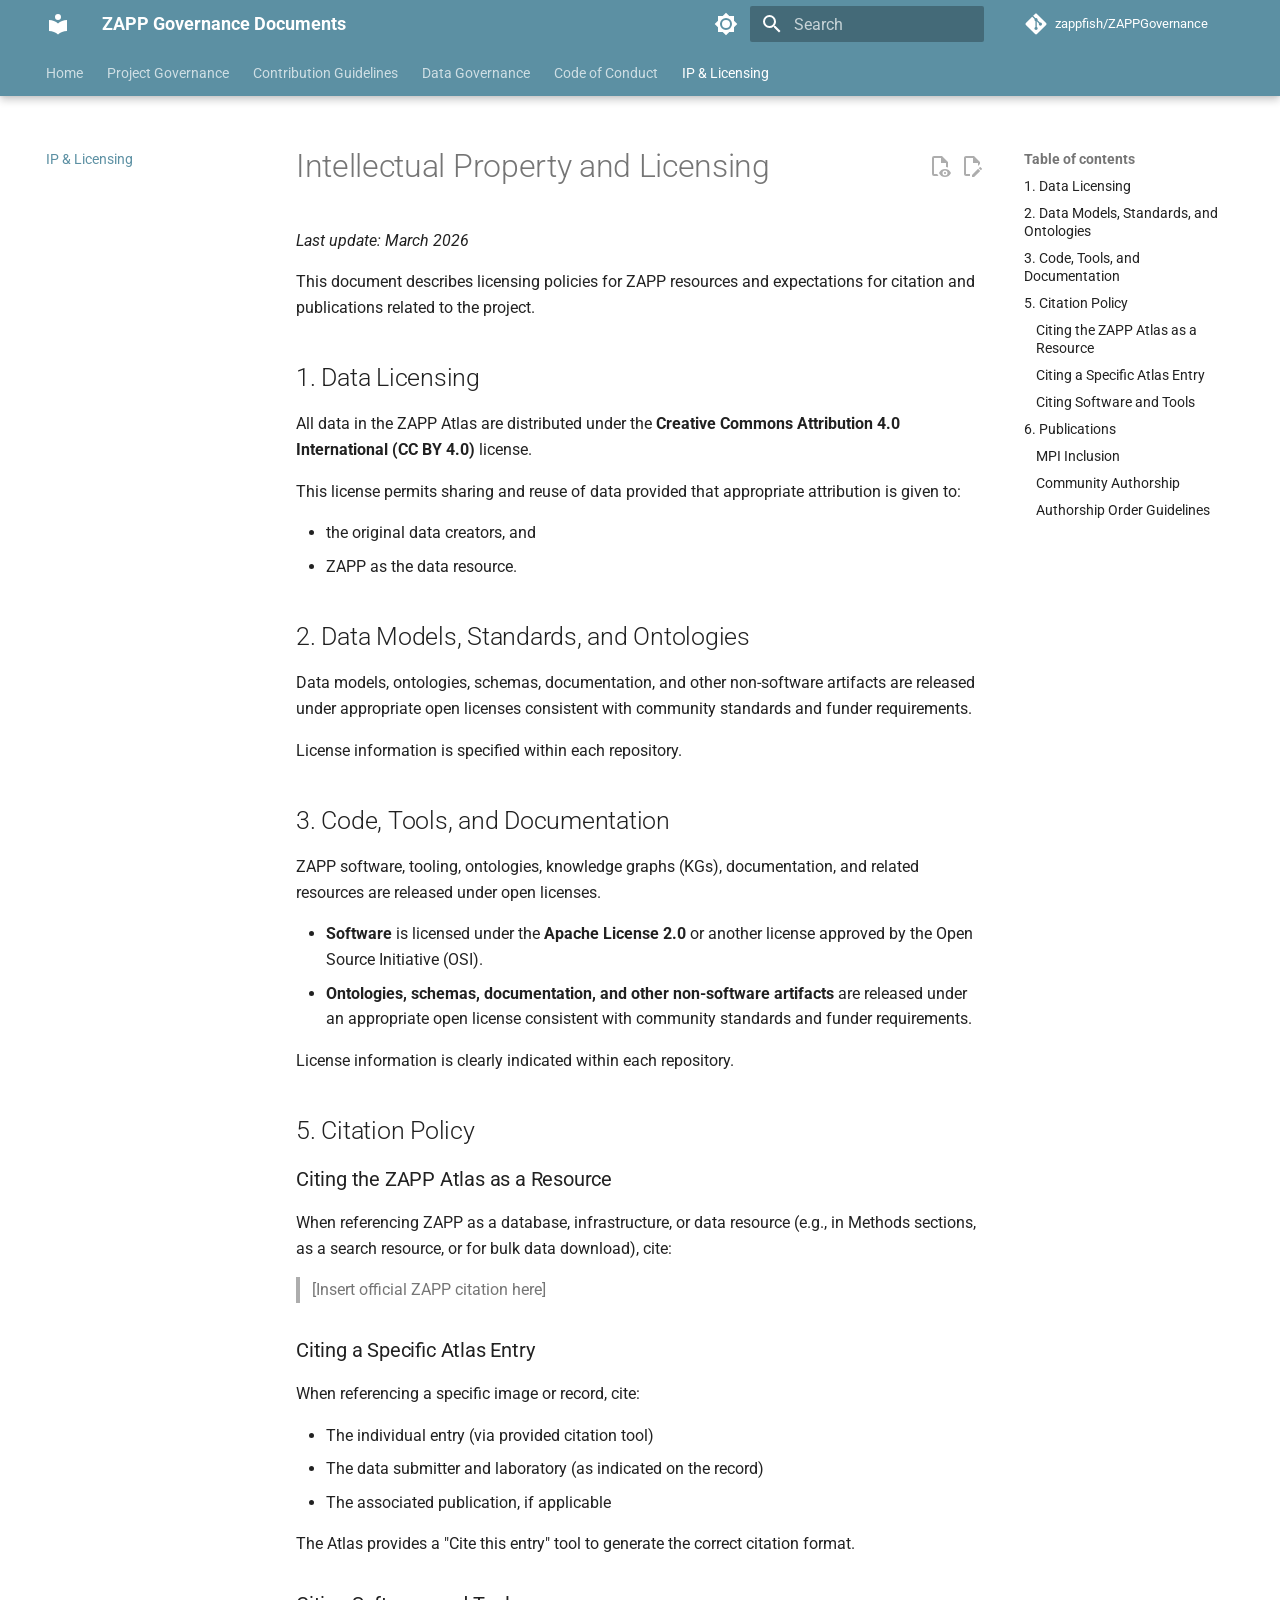
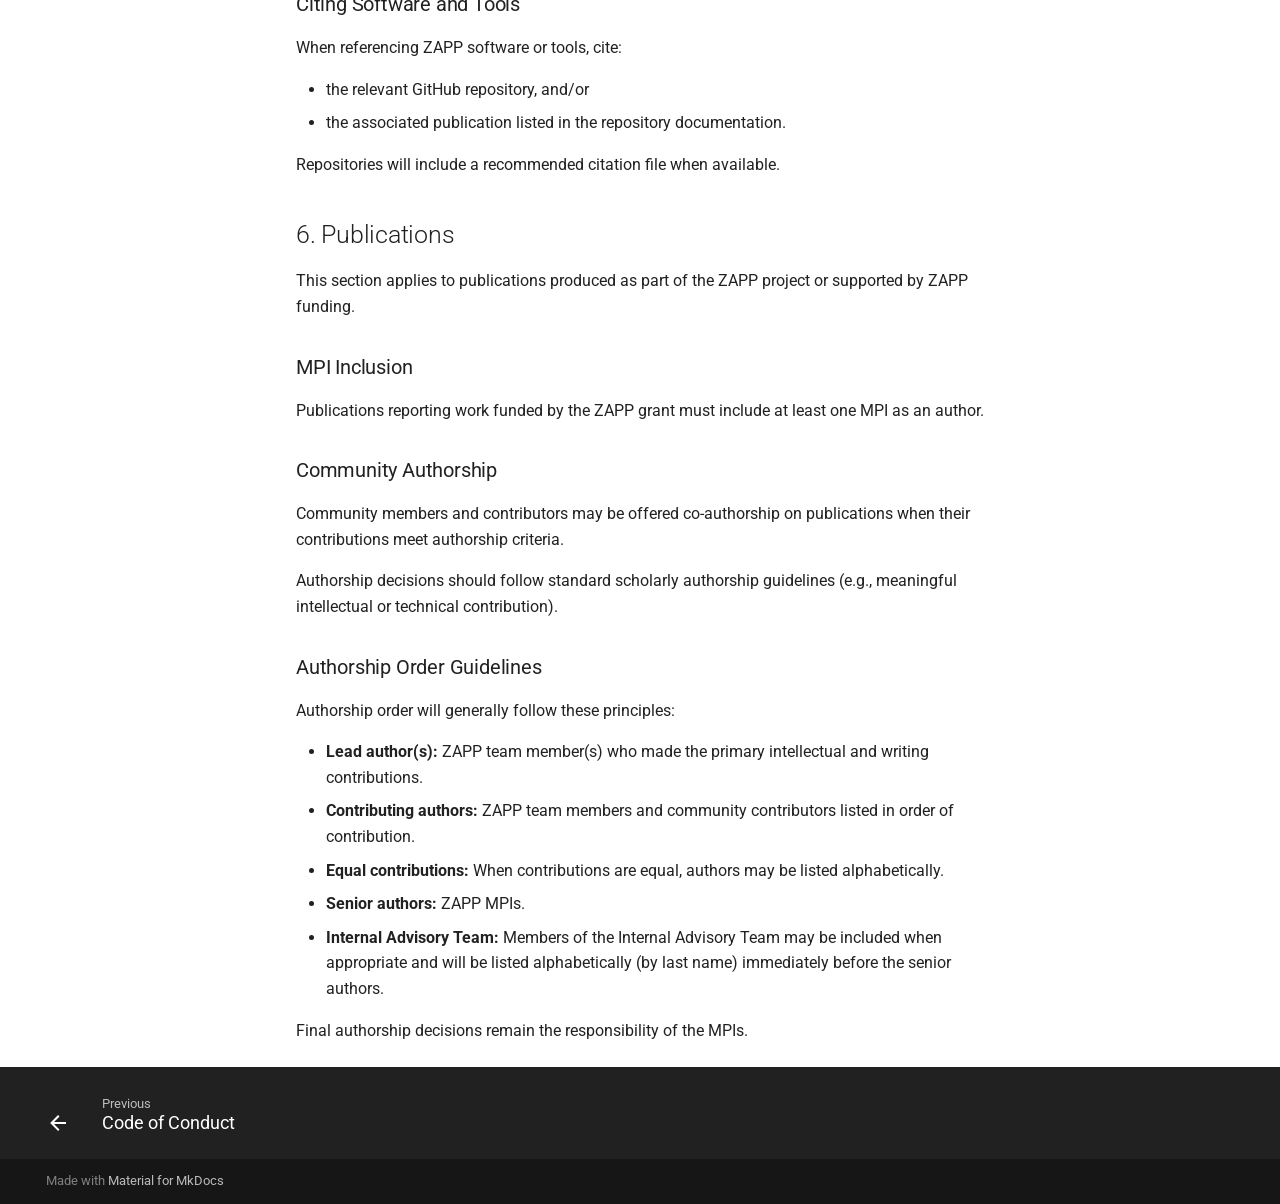
<file: ip-and-licensing/index.html>
<!doctype html>
<html lang="en" class="no-js">
  <head>
    
      <meta charset="utf-8">
      <meta name="viewport" content="width=device-width,initial-scale=1">
      
        <meta name="description" content="Governance documents for the Zebrafish Toxicology Phenotype Atlas Project (ZAPP)">
      
      
      
        <link rel="canonical" href="https://zappfish.github.io/ZAPPGovernance/ip-and-licensing/">
      
      
        <link rel="prev" href="../code-of-conduct/">
      
      
      
        
      
      
      <link rel="icon" href="../assets/images/favicon.png">
      <meta name="generator" content="mkdocs-1.6.1, mkdocs-material-9.7.6">
    
    
      
        <title>IP & Licensing - ZAPP Governance Documents</title>
      
    
    
      <link rel="stylesheet" href="../assets/stylesheets/main.484c7ddc.min.css">
      
        
        <link rel="stylesheet" href="../assets/stylesheets/palette.ab4e12ef.min.css">
      
      


    
    
      
    
    
      
        
        
        <link rel="preconnect" href="https://fonts.gstatic.com" crossorigin>
        <link rel="stylesheet" href="https://fonts.googleapis.com/css?family=Roboto:300,300i,400,400i,700,700i%7CRoboto+Mono:400,400i,700,700i&display=fallback">
        <style>:root{--md-text-font:"Roboto";--md-code-font:"Roboto Mono"}</style>
      
    
    
      <link rel="stylesheet" href="../stylesheets/extra.css">
    
    <script>__md_scope=new URL("..",location),__md_hash=e=>[...e].reduce(((e,_)=>(e<<5)-e+_.charCodeAt(0)),0),__md_get=(e,_=localStorage,t=__md_scope)=>JSON.parse(_.getItem(t.pathname+"."+e)),__md_set=(e,_,t=localStorage,a=__md_scope)=>{try{t.setItem(a.pathname+"."+e,JSON.stringify(_))}catch(e){}}</script>
    
      

    
    
  </head>
  
  
    
    
      
    
    
    
    
    <body dir="ltr" data-md-color-scheme="default" data-md-color-primary="blue" data-md-color-accent="light-blue">
  
    
    <input class="md-toggle" data-md-toggle="drawer" type="checkbox" id="__drawer" autocomplete="off">
    <input class="md-toggle" data-md-toggle="search" type="checkbox" id="__search" autocomplete="off">
    <label class="md-overlay" for="__drawer"></label>
    <div data-md-component="skip">
      
        
        <a href="#intellectual-property-and-licensing" class="md-skip">
          Skip to content
        </a>
      
    </div>
    <div data-md-component="announce">
      
    </div>
    
    
      

  

<header class="md-header md-header--shadow md-header--lifted" data-md-component="header">
  <nav class="md-header__inner md-grid" aria-label="Header">
    <a href=".." title="ZAPP Governance Documents" class="md-header__button md-logo" aria-label="ZAPP Governance Documents" data-md-component="logo">
      
  
  <svg xmlns="http://www.w3.org/2000/svg" viewBox="0 0 24 24"><path d="M12 8a3 3 0 0 0 3-3 3 3 0 0 0-3-3 3 3 0 0 0-3 3 3 3 0 0 0 3 3m0 3.54C9.64 9.35 6.5 8 3 8v11c3.5 0 6.64 1.35 9 3.54 2.36-2.19 5.5-3.54 9-3.54V8c-3.5 0-6.64 1.35-9 3.54"/></svg>

    </a>
    <label class="md-header__button md-icon" for="__drawer">
      
      <svg xmlns="http://www.w3.org/2000/svg" viewBox="0 0 24 24"><path d="M3 6h18v2H3zm0 5h18v2H3zm0 5h18v2H3z"/></svg>
    </label>
    <div class="md-header__title" data-md-component="header-title">
      <div class="md-header__ellipsis">
        <div class="md-header__topic">
          <span class="md-ellipsis">
            ZAPP Governance Documents
          </span>
        </div>
        <div class="md-header__topic" data-md-component="header-topic">
          <span class="md-ellipsis">
            
              IP & Licensing
            
          </span>
        </div>
      </div>
    </div>
    
      
        <form class="md-header__option" data-md-component="palette">
  
    
    
    
    <input class="md-option" data-md-color-media="(prefers-color-scheme: light)" data-md-color-scheme="default" data-md-color-primary="blue" data-md-color-accent="light-blue"  aria-label="Switch to dark mode"  type="radio" name="__palette" id="__palette_0">
    
      <label class="md-header__button md-icon" title="Switch to dark mode" for="__palette_1" hidden>
        <svg xmlns="http://www.w3.org/2000/svg" viewBox="0 0 24 24"><path d="M12 8a4 4 0 0 0-4 4 4 4 0 0 0 4 4 4 4 0 0 0 4-4 4 4 0 0 0-4-4m0 10a6 6 0 0 1-6-6 6 6 0 0 1 6-6 6 6 0 0 1 6 6 6 6 0 0 1-6 6m8-9.31V4h-4.69L12 .69 8.69 4H4v4.69L.69 12 4 15.31V20h4.69L12 23.31 15.31 20H20v-4.69L23.31 12z"/></svg>
      </label>
    
  
    
    
    
    <input class="md-option" data-md-color-media="(prefers-color-scheme: dark)" data-md-color-scheme="slate" data-md-color-primary="blue" data-md-color-accent="light-blue"  aria-label="Switch to light mode"  type="radio" name="__palette" id="__palette_1">
    
      <label class="md-header__button md-icon" title="Switch to light mode" for="__palette_0" hidden>
        <svg xmlns="http://www.w3.org/2000/svg" viewBox="0 0 24 24"><path d="M12 18c-.89 0-1.74-.2-2.5-.55C11.56 16.5 13 14.42 13 12s-1.44-4.5-3.5-5.45C10.26 6.2 11.11 6 12 6a6 6 0 0 1 6 6 6 6 0 0 1-6 6m8-9.31V4h-4.69L12 .69 8.69 4H4v4.69L.69 12 4 15.31V20h4.69L12 23.31 15.31 20H20v-4.69L23.31 12z"/></svg>
      </label>
    
  
</form>
      
    
    
      <script>var palette=__md_get("__palette");if(palette&&palette.color){if("(prefers-color-scheme)"===palette.color.media){var media=matchMedia("(prefers-color-scheme: light)"),input=document.querySelector(media.matches?"[data-md-color-media='(prefers-color-scheme: light)']":"[data-md-color-media='(prefers-color-scheme: dark)']");palette.color.media=input.getAttribute("data-md-color-media"),palette.color.scheme=input.getAttribute("data-md-color-scheme"),palette.color.primary=input.getAttribute("data-md-color-primary"),palette.color.accent=input.getAttribute("data-md-color-accent")}for(var[key,value]of Object.entries(palette.color))document.body.setAttribute("data-md-color-"+key,value)}</script>
    
    
    
      
      
        <label class="md-header__button md-icon" for="__search">
          
          <svg xmlns="http://www.w3.org/2000/svg" viewBox="0 0 24 24"><path d="M9.5 3A6.5 6.5 0 0 1 16 9.5c0 1.61-.59 3.09-1.56 4.23l.27.27h.79l5 5-1.5 1.5-5-5v-.79l-.27-.27A6.52 6.52 0 0 1 9.5 16 6.5 6.5 0 0 1 3 9.5 6.5 6.5 0 0 1 9.5 3m0 2C7 5 5 7 5 9.5S7 14 9.5 14 14 12 14 9.5 12 5 9.5 5"/></svg>
        </label>
        <div class="md-search" data-md-component="search" role="dialog">
  <label class="md-search__overlay" for="__search"></label>
  <div class="md-search__inner" role="search">
    <form class="md-search__form" name="search">
      <input type="text" class="md-search__input" name="query" aria-label="Search" placeholder="Search" autocapitalize="off" autocorrect="off" autocomplete="off" spellcheck="false" data-md-component="search-query" required>
      <label class="md-search__icon md-icon" for="__search">
        
        <svg xmlns="http://www.w3.org/2000/svg" viewBox="0 0 24 24"><path d="M9.5 3A6.5 6.5 0 0 1 16 9.5c0 1.61-.59 3.09-1.56 4.23l.27.27h.79l5 5-1.5 1.5-5-5v-.79l-.27-.27A6.52 6.52 0 0 1 9.5 16 6.5 6.5 0 0 1 3 9.5 6.5 6.5 0 0 1 9.5 3m0 2C7 5 5 7 5 9.5S7 14 9.5 14 14 12 14 9.5 12 5 9.5 5"/></svg>
        
        <svg xmlns="http://www.w3.org/2000/svg" viewBox="0 0 24 24"><path d="M20 11v2H8l5.5 5.5-1.42 1.42L4.16 12l7.92-7.92L13.5 5.5 8 11z"/></svg>
      </label>
      <nav class="md-search__options" aria-label="Search">
        
        <button type="reset" class="md-search__icon md-icon" title="Clear" aria-label="Clear" tabindex="-1">
          
          <svg xmlns="http://www.w3.org/2000/svg" viewBox="0 0 24 24"><path d="M19 6.41 17.59 5 12 10.59 6.41 5 5 6.41 10.59 12 5 17.59 6.41 19 12 13.41 17.59 19 19 17.59 13.41 12z"/></svg>
        </button>
      </nav>
      
        <div class="md-search__suggest" data-md-component="search-suggest"></div>
      
    </form>
    <div class="md-search__output">
      <div class="md-search__scrollwrap" tabindex="0" data-md-scrollfix>
        <div class="md-search-result" data-md-component="search-result">
          <div class="md-search-result__meta">
            Initializing search
          </div>
          <ol class="md-search-result__list" role="presentation"></ol>
        </div>
      </div>
    </div>
  </div>
</div>
      
    
    
      <div class="md-header__source">
        <a href="https://github.com/zappfish/ZAPPGovernance" title="Go to repository" class="md-source" data-md-component="source">
  <div class="md-source__icon md-icon">
    
    <svg xmlns="http://www.w3.org/2000/svg" viewBox="0 0 448 512"><!--! Font Awesome Free 7.1.0 by @fontawesome - https://fontawesome.com License - https://fontawesome.com/license/free (Icons: CC BY 4.0, Fonts: SIL OFL 1.1, Code: MIT License) Copyright 2025 Fonticons, Inc.--><path d="M439.6 236.1 244 40.5c-5.4-5.5-12.8-8.5-20.4-8.5s-15 3-20.4 8.4L162.5 81l51.5 51.5c27.1-9.1 52.7 16.8 43.4 43.7l49.7 49.7c34.2-11.8 61.2 31 35.5 56.7-26.5 26.5-70.2-2.9-56-37.3L240.3 199v121.9c25.3 12.5 22.3 41.8 9.1 55-6.4 6.4-15.2 10.1-24.3 10.1s-17.8-3.6-24.3-10.1c-17.6-17.6-11.1-46.9 11.2-56v-123c-20.8-8.5-24.6-30.7-18.6-45L142.6 101 8.5 235.1C3 240.6 0 247.9 0 255.5s3 15 8.5 20.4l195.6 195.7c5.4 5.4 12.7 8.4 20.4 8.4s15-3 20.4-8.4l194.7-194.7c5.4-5.4 8.4-12.8 8.4-20.4s-3-15-8.4-20.4"/></svg>
  </div>
  <div class="md-source__repository">
    zappfish/ZAPPGovernance
  </div>
</a>
      </div>
    
  </nav>
  
    
      
<nav class="md-tabs" aria-label="Tabs" data-md-component="tabs">
  <div class="md-grid">
    <ul class="md-tabs__list">
      
        
  
  
  
  
    <li class="md-tabs__item">
      <a href=".." class="md-tabs__link">
        
  
  
    
  
  Home

      </a>
    </li>
  

      
        
  
  
  
  
    <li class="md-tabs__item">
      <a href="../governance/" class="md-tabs__link">
        
  
  
    
  
  Project Governance

      </a>
    </li>
  

      
        
  
  
  
  
    <li class="md-tabs__item">
      <a href="../contributing/" class="md-tabs__link">
        
  
  
    
  
  Contribution Guidelines

      </a>
    </li>
  

      
        
  
  
  
  
    <li class="md-tabs__item">
      <a href="../data-governance/" class="md-tabs__link">
        
  
  
    
  
  Data Governance

      </a>
    </li>
  

      
        
  
  
  
  
    <li class="md-tabs__item">
      <a href="../code-of-conduct/" class="md-tabs__link">
        
  
  
    
  
  Code of Conduct

      </a>
    </li>
  

      
        
  
  
  
    
  
  
    <li class="md-tabs__item md-tabs__item--active">
      <a href="./" class="md-tabs__link">
        
  
  
    
  
  IP & Licensing

      </a>
    </li>
  

      
    </ul>
  </div>
</nav>
    
  
</header>
    
    <div class="md-container" data-md-component="container">
      
      
        
      
      <main class="md-main" data-md-component="main">
        <div class="md-main__inner md-grid">
          
            
              
              <div class="md-sidebar md-sidebar--primary" data-md-component="sidebar" data-md-type="navigation" >
                <div class="md-sidebar__scrollwrap">
                  <div class="md-sidebar__inner">
                    


  


<nav class="md-nav md-nav--primary md-nav--lifted" aria-label="Navigation" data-md-level="0">
  <label class="md-nav__title" for="__drawer">
    <a href=".." title="ZAPP Governance Documents" class="md-nav__button md-logo" aria-label="ZAPP Governance Documents" data-md-component="logo">
      
  
  <svg xmlns="http://www.w3.org/2000/svg" viewBox="0 0 24 24"><path d="M12 8a3 3 0 0 0 3-3 3 3 0 0 0-3-3 3 3 0 0 0-3 3 3 3 0 0 0 3 3m0 3.54C9.64 9.35 6.5 8 3 8v11c3.5 0 6.64 1.35 9 3.54 2.36-2.19 5.5-3.54 9-3.54V8c-3.5 0-6.64 1.35-9 3.54"/></svg>

    </a>
    ZAPP Governance Documents
  </label>
  
    <div class="md-nav__source">
      <a href="https://github.com/zappfish/ZAPPGovernance" title="Go to repository" class="md-source" data-md-component="source">
  <div class="md-source__icon md-icon">
    
    <svg xmlns="http://www.w3.org/2000/svg" viewBox="0 0 448 512"><!--! Font Awesome Free 7.1.0 by @fontawesome - https://fontawesome.com License - https://fontawesome.com/license/free (Icons: CC BY 4.0, Fonts: SIL OFL 1.1, Code: MIT License) Copyright 2025 Fonticons, Inc.--><path d="M439.6 236.1 244 40.5c-5.4-5.5-12.8-8.5-20.4-8.5s-15 3-20.4 8.4L162.5 81l51.5 51.5c27.1-9.1 52.7 16.8 43.4 43.7l49.7 49.7c34.2-11.8 61.2 31 35.5 56.7-26.5 26.5-70.2-2.9-56-37.3L240.3 199v121.9c25.3 12.5 22.3 41.8 9.1 55-6.4 6.4-15.2 10.1-24.3 10.1s-17.8-3.6-24.3-10.1c-17.6-17.6-11.1-46.9 11.2-56v-123c-20.8-8.5-24.6-30.7-18.6-45L142.6 101 8.5 235.1C3 240.6 0 247.9 0 255.5s3 15 8.5 20.4l195.6 195.7c5.4 5.4 12.7 8.4 20.4 8.4s15-3 20.4-8.4l194.7-194.7c5.4-5.4 8.4-12.8 8.4-20.4s-3-15-8.4-20.4"/></svg>
  </div>
  <div class="md-source__repository">
    zappfish/ZAPPGovernance
  </div>
</a>
    </div>
  
  <ul class="md-nav__list" data-md-scrollfix>
    
      
      
  
  
  
  
    <li class="md-nav__item">
      <a href=".." class="md-nav__link">
        
  
  
  <span class="md-ellipsis">
    
  
    Home
  

    
  </span>
  
  

      </a>
    </li>
  

    
      
      
  
  
  
  
    <li class="md-nav__item">
      <a href="../governance/" class="md-nav__link">
        
  
  
  <span class="md-ellipsis">
    
  
    Project Governance
  

    
  </span>
  
  

      </a>
    </li>
  

    
      
      
  
  
  
  
    <li class="md-nav__item">
      <a href="../contributing/" class="md-nav__link">
        
  
  
  <span class="md-ellipsis">
    
  
    Contribution Guidelines
  

    
  </span>
  
  

      </a>
    </li>
  

    
      
      
  
  
  
  
    <li class="md-nav__item">
      <a href="../data-governance/" class="md-nav__link">
        
  
  
  <span class="md-ellipsis">
    
  
    Data Governance
  

    
  </span>
  
  

      </a>
    </li>
  

    
      
      
  
  
  
  
    <li class="md-nav__item">
      <a href="../code-of-conduct/" class="md-nav__link">
        
  
  
  <span class="md-ellipsis">
    
  
    Code of Conduct
  

    
  </span>
  
  

      </a>
    </li>
  

    
      
      
  
  
    
  
  
  
    <li class="md-nav__item md-nav__item--active">
      
      <input class="md-nav__toggle md-toggle" type="checkbox" id="__toc">
      
      
        
      
      
        <label class="md-nav__link md-nav__link--active" for="__toc">
          
  
  
  <span class="md-ellipsis">
    
  
    IP & Licensing
  

    
  </span>
  
  

          <span class="md-nav__icon md-icon"></span>
        </label>
      
      <a href="./" class="md-nav__link md-nav__link--active">
        
  
  
  <span class="md-ellipsis">
    
  
    IP & Licensing
  

    
  </span>
  
  

      </a>
      
        

<nav class="md-nav md-nav--secondary" aria-label="Table of contents">
  
  
  
    
  
  
    <label class="md-nav__title" for="__toc">
      <span class="md-nav__icon md-icon"></span>
      Table of contents
    </label>
    <ul class="md-nav__list" data-md-component="toc" data-md-scrollfix>
      
        <li class="md-nav__item">
  <a href="#1-data-licensing" class="md-nav__link">
    <span class="md-ellipsis">
      
        1. Data Licensing
      
    </span>
  </a>
  
</li>
      
        <li class="md-nav__item">
  <a href="#2-data-models-standards-and-ontologies" class="md-nav__link">
    <span class="md-ellipsis">
      
        2. Data Models, Standards, and Ontologies
      
    </span>
  </a>
  
</li>
      
        <li class="md-nav__item">
  <a href="#3-code-tools-and-documentation" class="md-nav__link">
    <span class="md-ellipsis">
      
        3. Code, Tools, and Documentation
      
    </span>
  </a>
  
</li>
      
        <li class="md-nav__item">
  <a href="#5-citation-policy" class="md-nav__link">
    <span class="md-ellipsis">
      
        5. Citation Policy
      
    </span>
  </a>
  
    <nav class="md-nav" aria-label="5. Citation Policy">
      <ul class="md-nav__list">
        
          <li class="md-nav__item">
  <a href="#citing-the-zapp-atlas-as-a-resource" class="md-nav__link">
    <span class="md-ellipsis">
      
        Citing the ZAPP Atlas as a Resource
      
    </span>
  </a>
  
</li>
        
          <li class="md-nav__item">
  <a href="#citing-a-specific-atlas-entry" class="md-nav__link">
    <span class="md-ellipsis">
      
        Citing a Specific Atlas Entry
      
    </span>
  </a>
  
</li>
        
          <li class="md-nav__item">
  <a href="#citing-software-and-tools" class="md-nav__link">
    <span class="md-ellipsis">
      
        Citing Software and Tools
      
    </span>
  </a>
  
</li>
        
      </ul>
    </nav>
  
</li>
      
        <li class="md-nav__item">
  <a href="#6-publications" class="md-nav__link">
    <span class="md-ellipsis">
      
        6. Publications
      
    </span>
  </a>
  
    <nav class="md-nav" aria-label="6. Publications">
      <ul class="md-nav__list">
        
          <li class="md-nav__item">
  <a href="#mpi-inclusion" class="md-nav__link">
    <span class="md-ellipsis">
      
        MPI Inclusion
      
    </span>
  </a>
  
</li>
        
          <li class="md-nav__item">
  <a href="#community-authorship" class="md-nav__link">
    <span class="md-ellipsis">
      
        Community Authorship
      
    </span>
  </a>
  
</li>
        
          <li class="md-nav__item">
  <a href="#authorship-order-guidelines" class="md-nav__link">
    <span class="md-ellipsis">
      
        Authorship Order Guidelines
      
    </span>
  </a>
  
</li>
        
      </ul>
    </nav>
  
</li>
      
    </ul>
  
</nav>
      
    </li>
  

    
  </ul>
</nav>
                  </div>
                </div>
              </div>
            
            
              
              <div class="md-sidebar md-sidebar--secondary" data-md-component="sidebar" data-md-type="toc" >
                <div class="md-sidebar__scrollwrap">
                  <div class="md-sidebar__inner">
                    

<nav class="md-nav md-nav--secondary" aria-label="Table of contents">
  
  
  
    
  
  
    <label class="md-nav__title" for="__toc">
      <span class="md-nav__icon md-icon"></span>
      Table of contents
    </label>
    <ul class="md-nav__list" data-md-component="toc" data-md-scrollfix>
      
        <li class="md-nav__item">
  <a href="#1-data-licensing" class="md-nav__link">
    <span class="md-ellipsis">
      
        1. Data Licensing
      
    </span>
  </a>
  
</li>
      
        <li class="md-nav__item">
  <a href="#2-data-models-standards-and-ontologies" class="md-nav__link">
    <span class="md-ellipsis">
      
        2. Data Models, Standards, and Ontologies
      
    </span>
  </a>
  
</li>
      
        <li class="md-nav__item">
  <a href="#3-code-tools-and-documentation" class="md-nav__link">
    <span class="md-ellipsis">
      
        3. Code, Tools, and Documentation
      
    </span>
  </a>
  
</li>
      
        <li class="md-nav__item">
  <a href="#5-citation-policy" class="md-nav__link">
    <span class="md-ellipsis">
      
        5. Citation Policy
      
    </span>
  </a>
  
    <nav class="md-nav" aria-label="5. Citation Policy">
      <ul class="md-nav__list">
        
          <li class="md-nav__item">
  <a href="#citing-the-zapp-atlas-as-a-resource" class="md-nav__link">
    <span class="md-ellipsis">
      
        Citing the ZAPP Atlas as a Resource
      
    </span>
  </a>
  
</li>
        
          <li class="md-nav__item">
  <a href="#citing-a-specific-atlas-entry" class="md-nav__link">
    <span class="md-ellipsis">
      
        Citing a Specific Atlas Entry
      
    </span>
  </a>
  
</li>
        
          <li class="md-nav__item">
  <a href="#citing-software-and-tools" class="md-nav__link">
    <span class="md-ellipsis">
      
        Citing Software and Tools
      
    </span>
  </a>
  
</li>
        
      </ul>
    </nav>
  
</li>
      
        <li class="md-nav__item">
  <a href="#6-publications" class="md-nav__link">
    <span class="md-ellipsis">
      
        6. Publications
      
    </span>
  </a>
  
    <nav class="md-nav" aria-label="6. Publications">
      <ul class="md-nav__list">
        
          <li class="md-nav__item">
  <a href="#mpi-inclusion" class="md-nav__link">
    <span class="md-ellipsis">
      
        MPI Inclusion
      
    </span>
  </a>
  
</li>
        
          <li class="md-nav__item">
  <a href="#community-authorship" class="md-nav__link">
    <span class="md-ellipsis">
      
        Community Authorship
      
    </span>
  </a>
  
</li>
        
          <li class="md-nav__item">
  <a href="#authorship-order-guidelines" class="md-nav__link">
    <span class="md-ellipsis">
      
        Authorship Order Guidelines
      
    </span>
  </a>
  
</li>
        
      </ul>
    </nav>
  
</li>
      
    </ul>
  
</nav>
                  </div>
                </div>
              </div>
            
          
          
            <div class="md-content" data-md-component="content">
              
              <article class="md-content__inner md-typeset">
                
                  


  
    <a href="https://github.com/zappfish/ZAPPGovernance/edit/main/docs/ip-and-licensing.md" title="Edit this page" class="md-content__button md-icon" rel="edit">
      
      <svg xmlns="http://www.w3.org/2000/svg" viewBox="0 0 24 24"><path d="M10 20H6V4h7v5h5v3.1l2-2V8l-6-6H6c-1.1 0-2 .9-2 2v16c0 1.1.9 2 2 2h4zm10.2-7c.1 0 .3.1.4.2l1.3 1.3c.2.2.2.6 0 .8l-1 1-2.1-2.1 1-1c.1-.1.2-.2.4-.2m0 3.9L14.1 23H12v-2.1l6.1-6.1z"/></svg>
    </a>
  
  
    
      
    
    <a href="https://github.com/zappfish/ZAPPGovernance/raw/main/docs/ip-and-licensing.md" title="View source of this page" class="md-content__button md-icon">
      
      <svg xmlns="http://www.w3.org/2000/svg" viewBox="0 0 24 24"><path d="M17 18c.56 0 1 .44 1 1s-.44 1-1 1-1-.44-1-1 .44-1 1-1m0-3c-2.73 0-5.06 1.66-6 4 .94 2.34 3.27 4 6 4s5.06-1.66 6-4c-.94-2.34-3.27-4-6-4m0 6.5a2.5 2.5 0 0 1-2.5-2.5 2.5 2.5 0 0 1 2.5-2.5 2.5 2.5 0 0 1 2.5 2.5 2.5 2.5 0 0 1-2.5 2.5M9.27 20H6V4h7v5h5v4.07c.7.08 1.36.25 2 .49V8l-6-6H6a2 2 0 0 0-2 2v16a2 2 0 0 0 2 2h4.5a8.2 8.2 0 0 1-1.23-2"/></svg>
    </a>
  


<h1 id="intellectual-property-and-licensing">Intellectual Property and Licensing<a class="headerlink" href="#intellectual-property-and-licensing" title="Permanent link">&para;</a></h1>
<p><em>Last update: March 2026</em></p>
<p>This document describes licensing policies for ZAPP resources and expectations for citation and publications related to the project.</p>
<h2 id="1-data-licensing">1. Data Licensing<a class="headerlink" href="#1-data-licensing" title="Permanent link">&para;</a></h2>
<p>All data in the ZAPP Atlas are distributed under the <strong>Creative Commons Attribution 4.0 International (CC BY 4.0)</strong> license.</p>
<p>This license permits sharing and reuse of data provided that appropriate attribution is given to:</p>
<ul>
<li>the original data creators, and</li>
<li>ZAPP as the data resource.</li>
</ul>
<h2 id="2-data-models-standards-and-ontologies">2. Data Models, Standards, and Ontologies<a class="headerlink" href="#2-data-models-standards-and-ontologies" title="Permanent link">&para;</a></h2>
<p>Data models, ontologies, schemas, documentation, and other non-software artifacts are released under appropriate open licenses consistent with community standards and funder requirements.</p>
<p>License information is specified within each repository.</p>
<h2 id="3-code-tools-and-documentation">3. Code, Tools, and Documentation<a class="headerlink" href="#3-code-tools-and-documentation" title="Permanent link">&para;</a></h2>
<p>ZAPP software, tooling, ontologies, knowledge graphs (KGs), documentation, and related resources are released under open licenses.</p>
<ul>
<li><strong>Software</strong> is licensed under the <strong>Apache License 2.0</strong> or another license approved by the Open Source Initiative (OSI).</li>
<li><strong>Ontologies, schemas, documentation, and other non-software artifacts</strong> are released under an appropriate open license consistent with community standards and funder requirements.</li>
</ul>
<p>License information is clearly indicated within each repository.</p>
<h2 id="5-citation-policy">5. Citation Policy<a class="headerlink" href="#5-citation-policy" title="Permanent link">&para;</a></h2>
<h3 id="citing-the-zapp-atlas-as-a-resource">Citing the ZAPP Atlas as a Resource<a class="headerlink" href="#citing-the-zapp-atlas-as-a-resource" title="Permanent link">&para;</a></h3>
<p>When referencing ZAPP as a database, infrastructure, or data resource (e.g., in Methods sections, as a search resource, or for bulk data download), cite:</p>
<blockquote>
<p>[Insert official ZAPP citation here]</p>
</blockquote>
<h3 id="citing-a-specific-atlas-entry">Citing a Specific Atlas Entry<a class="headerlink" href="#citing-a-specific-atlas-entry" title="Permanent link">&para;</a></h3>
<p>When referencing a specific image or record, cite:</p>
<ul>
<li>The individual entry (via provided citation tool)</li>
<li>The data submitter and laboratory (as indicated on the record)</li>
<li>The associated publication, if applicable</li>
</ul>
<p>The Atlas provides a "Cite this entry" tool to generate the correct citation format.</p>
<h3 id="citing-software-and-tools">Citing Software and Tools<a class="headerlink" href="#citing-software-and-tools" title="Permanent link">&para;</a></h3>
<p>When referencing ZAPP software or tools, cite:</p>
<ul>
<li>the relevant GitHub repository, and/or</li>
<li>the associated publication listed in the repository documentation.</li>
</ul>
<p>Repositories will include a recommended citation file when available.</p>
<h2 id="6-publications">6. Publications<a class="headerlink" href="#6-publications" title="Permanent link">&para;</a></h2>
<p>This section applies to publications produced as part of the ZAPP project or supported by ZAPP funding.</p>
<h3 id="mpi-inclusion">MPI Inclusion<a class="headerlink" href="#mpi-inclusion" title="Permanent link">&para;</a></h3>
<p>Publications reporting work funded by the ZAPP grant must include at least one MPI as an author.</p>
<h3 id="community-authorship">Community Authorship<a class="headerlink" href="#community-authorship" title="Permanent link">&para;</a></h3>
<p>Community members and contributors may be offered co-authorship on publications when their contributions meet authorship criteria.</p>
<p>Authorship decisions should follow standard scholarly authorship guidelines (e.g., meaningful intellectual or technical contribution).</p>
<h3 id="authorship-order-guidelines">Authorship Order Guidelines<a class="headerlink" href="#authorship-order-guidelines" title="Permanent link">&para;</a></h3>
<p>Authorship order will generally follow these principles:</p>
<ul>
<li><strong>Lead author(s):</strong> ZAPP team member(s) who made the primary intellectual and writing contributions.</li>
<li><strong>Contributing authors:</strong> ZAPP team members and community contributors listed in order of contribution.</li>
<li><strong>Equal contributions:</strong> When contributions are equal, authors may be listed alphabetically.</li>
<li><strong>Senior authors:</strong> ZAPP MPIs.</li>
<li><strong>Internal Advisory Team:</strong> Members of the Internal Advisory Team may be included when appropriate and will be listed alphabetically (by last name) immediately before the senior authors.</li>
</ul>
<p>Final authorship decisions remain the responsibility of the MPIs.</p>












                
              </article>
            </div>
          
          
<script>var target=document.getElementById(location.hash.slice(1));target&&target.name&&(target.checked=target.name.startsWith("__tabbed_"))</script>
        </div>
        
          <button type="button" class="md-top md-icon" data-md-component="top" hidden>
  
  <svg xmlns="http://www.w3.org/2000/svg" viewBox="0 0 24 24"><path d="M13 20h-2V8l-5.5 5.5-1.42-1.42L12 4.16l7.92 7.92-1.42 1.42L13 8z"/></svg>
  Back to top
</button>
        
      </main>
      
        <footer class="md-footer">
  
    
      
      <nav class="md-footer__inner md-grid" aria-label="Footer" >
        
          
          <a href="../code-of-conduct/" class="md-footer__link md-footer__link--prev" aria-label="Previous: Code of Conduct">
            <div class="md-footer__button md-icon">
              
              <svg xmlns="http://www.w3.org/2000/svg" viewBox="0 0 24 24"><path d="M20 11v2H8l5.5 5.5-1.42 1.42L4.16 12l7.92-7.92L13.5 5.5 8 11z"/></svg>
            </div>
            <div class="md-footer__title">
              <span class="md-footer__direction">
                Previous
              </span>
              <div class="md-ellipsis">
                Code of Conduct
              </div>
            </div>
          </a>
        
        
      </nav>
    
  
  <div class="md-footer-meta md-typeset">
    <div class="md-footer-meta__inner md-grid">
      <div class="md-copyright">
  
  
    Made with
    <a href="https://squidfunk.github.io/mkdocs-material/" target="_blank" rel="noopener">
      Material for MkDocs
    </a>
  
</div>
      
    </div>
  </div>
</footer>
      
    </div>
    <div class="md-dialog" data-md-component="dialog">
      <div class="md-dialog__inner md-typeset"></div>
    </div>
    
    
    
      
      
      <script id="__config" type="application/json">{"annotate": null, "base": "..", "features": ["navigation.tabs", "navigation.tabs.sticky", "navigation.top", "navigation.footer", "toc.follow", "search.highlight", "search.suggest", "content.action.edit", "content.action.view"], "search": "../assets/javascripts/workers/search.2c215733.min.js", "tags": null, "translations": {"clipboard.copied": "Copied to clipboard", "clipboard.copy": "Copy to clipboard", "search.result.more.one": "1 more on this page", "search.result.more.other": "# more on this page", "search.result.none": "No matching documents", "search.result.one": "1 matching document", "search.result.other": "# matching documents", "search.result.placeholder": "Type to start searching", "search.result.term.missing": "Missing", "select.version": "Select version"}, "version": null}</script>
    
    
      <script src="../assets/javascripts/bundle.79ae519e.min.js"></script>
      
    
  </body>
</html>
</file>
<file: stylesheets/extra.css>
[data-md-color-scheme="default"] {
  --md-primary-fg-color: #5c90a3;
  --md-primary-fg-color--light: #25a08c;
  --md-primary-fg-color--dark: #1d3a4c;
}

[data-md-color-scheme="slate"] {
  --md-primary-fg-color: #5c90a3;
  --md-primary-fg-color--light: #25a08c;
  --md-primary-fg-color--dark: #1d3a4c;
}
</file>
<file: assets/stylesheets/main.484c7ddc.min.css>
@charset "UTF-8";html{-webkit-text-size-adjust:none;-moz-text-size-adjust:none;text-size-adjust:none;box-sizing:border-box}*,:after,:before{box-sizing:inherit}@media (prefers-reduced-motion){*,:after,:before{transition:none!important}}body{margin:0}a,button,input,label{-webkit-tap-highlight-color:transparent}a{color:inherit;text-decoration:none}hr{border:0;box-sizing:initial;display:block;height:.05rem;overflow:visible;padding:0}small{font-size:80%}sub,sup{line-height:1em}img{border-style:none}table{border-collapse:initial;border-spacing:0}td,th{font-weight:400;vertical-align:top}button{background:#0000;border:0;font-family:inherit;font-size:inherit;margin:0;padding:0}input{border:0;outline:none}:root{--md-primary-fg-color:#4051b5;--md-primary-fg-color--light:#5d6cc0;--md-primary-fg-color--dark:#303fa1;--md-primary-bg-color:#fff;--md-primary-bg-color--light:#ffffffb3;--md-accent-fg-color:#526cfe;--md-accent-fg-color--transparent:#526cfe1a;--md-accent-bg-color:#fff;--md-accent-bg-color--light:#ffffffb3}[data-md-color-scheme=default]{color-scheme:light}[data-md-color-scheme=default] img[src$="#gh-dark-mode-only"],[data-md-color-scheme=default] img[src$="#only-dark"]{display:none}:root,[data-md-color-scheme=default]{--md-hue:225deg;--md-default-fg-color:#000000de;--md-default-fg-color--light:#0000008a;--md-default-fg-color--lighter:#00000052;--md-default-fg-color--lightest:#00000012;--md-default-bg-color:#fff;--md-default-bg-color--light:#ffffffb3;--md-default-bg-color--lighter:#ffffff4d;--md-default-bg-color--lightest:#ffffff1f;--md-code-fg-color:#36464e;--md-code-bg-color:#f5f5f5;--md-code-bg-color--light:#f5f5f5b3;--md-code-bg-color--lighter:#f5f5f54d;--md-code-hl-color:#4287ff;--md-code-hl-color--light:#4287ff1a;--md-code-hl-number-color:#d52a2a;--md-code-hl-special-color:#db1457;--md-code-hl-function-color:#a846b9;--md-code-hl-constant-color:#6e59d9;--md-code-hl-keyword-color:#3f6ec6;--md-code-hl-string-color:#1c7d4d;--md-code-hl-name-color:var(--md-code-fg-color);--md-code-hl-operator-color:var(--md-default-fg-color--light);--md-code-hl-punctuation-color:var(--md-default-fg-color--light);--md-code-hl-comment-color:var(--md-default-fg-color--light);--md-code-hl-generic-color:var(--md-default-fg-color--light);--md-code-hl-variable-color:var(--md-default-fg-color--light);--md-typeset-color:var(--md-default-fg-color);--md-typeset-a-color:var(--md-primary-fg-color);--md-typeset-del-color:#f5503d26;--md-typeset-ins-color:#0bd57026;--md-typeset-kbd-color:#fafafa;--md-typeset-kbd-accent-color:#fff;--md-typeset-kbd-border-color:#b8b8b8;--md-typeset-mark-color:#ffff0080;--md-typeset-table-color:#0000001f;--md-typeset-table-color--light:rgba(0,0,0,.035);--md-admonition-fg-color:var(--md-default-fg-color);--md-admonition-bg-color:var(--md-default-bg-color);--md-warning-fg-color:#000000de;--md-warning-bg-color:#ff9;--md-footer-fg-color:#fff;--md-footer-fg-color--light:#ffffffb3;--md-footer-fg-color--lighter:#ffffff73;--md-footer-bg-color:#000000de;--md-footer-bg-color--dark:#00000052;--md-shadow-z1:0 0.2rem 0.5rem #0000000d,0 0 0.05rem #0000001a;--md-shadow-z2:0 0.2rem 0.5rem #0000001a,0 0 0.05rem #00000040;--md-shadow-z3:0 0.2rem 0.5rem #0003,0 0 0.05rem #00000059}.md-icon svg{fill:currentcolor;display:block;height:1.2rem;width:1.2rem}body{-webkit-font-smoothing:antialiased;-moz-osx-font-smoothing:grayscale;--md-text-font-family:var(--md-text-font,_),-apple-system,BlinkMacSystemFont,Helvetica,Arial,sans-serif;--md-code-font-family:var(--md-code-font,_),SFMono-Regular,Consolas,Menlo,monospace}aside,body,input{font-feature-settings:"kern","liga";color:var(--md-typeset-color);font-family:var(--md-text-font-family)}code,kbd,pre{font-feature-settings:"kern";font-family:var(--md-code-font-family)}:root{--md-typeset-table-sort-icon:url('data:image/svg+xml;charset=utf-8,<svg xmlns="http://www.w3.org/2000/svg" viewBox="0 0 24 24"><path d="m18 21-4-4h3V7h-3l4-4 4 4h-3v10h3M2 19v-2h10v2M2 13v-2h7v2M2 7V5h4v2z"/></svg>');--md-typeset-table-sort-icon--asc:url('data:image/svg+xml;charset=utf-8,<svg xmlns="http://www.w3.org/2000/svg" viewBox="0 0 24 24"><path d="M19 17h3l-4 4-4-4h3V3h2M2 17h10v2H2M6 5v2H2V5m0 6h7v2H2z"/></svg>');--md-typeset-table-sort-icon--desc:url('data:image/svg+xml;charset=utf-8,<svg xmlns="http://www.w3.org/2000/svg" viewBox="0 0 24 24"><path d="M19 7h3l-4-4-4 4h3v14h2M2 17h10v2H2M6 5v2H2V5m0 6h7v2H2z"/></svg>')}.md-typeset{-webkit-print-color-adjust:exact;color-adjust:exact;font-size:.8rem;line-height:1.6;overflow-wrap:break-word}@media print{.md-typeset{font-size:.68rem}}.md-typeset blockquote,.md-typeset dl,.md-typeset figure,.md-typeset ol,.md-typeset pre,.md-typeset ul{margin-bottom:1em;margin-top:1em}.md-typeset h1{color:var(--md-default-fg-color--light);font-size:2em;line-height:1.3;margin:0 0 1.25em}.md-typeset h1,.md-typeset h2{font-weight:300;letter-spacing:-.01em}.md-typeset h2{font-size:1.5625em;line-height:1.4;margin:1.6em 0 .64em}.md-typeset h3{font-size:1.25em;font-weight:400;letter-spacing:-.01em;line-height:1.5;margin:1.6em 0 .8em}.md-typeset h2+h3{margin-top:.8em}.md-typeset h4{font-weight:700;letter-spacing:-.01em;margin:1em 0}.md-typeset h5,.md-typeset h6{color:var(--md-default-fg-color--light);font-size:.8em;font-weight:700;letter-spacing:-.01em;margin:1.25em 0}.md-typeset h5{text-transform:uppercase}.md-typeset h5 code{text-transform:none}.md-typeset hr{border-bottom:.05rem solid var(--md-default-fg-color--lightest);display:flow-root;margin:1.5em 0}.md-typeset a{color:var(--md-typeset-a-color);word-break:break-word}.md-typeset a,.md-typeset a:before{transition:color 125ms}.md-typeset a:focus,.md-typeset a:hover{color:var(--md-accent-fg-color)}.md-typeset a:focus code,.md-typeset a:hover code{background-color:var(--md-accent-fg-color--transparent);color:var(--md-accent-fg-color)}.md-typeset a code{color:var(--md-typeset-a-color)}.md-typeset a.focus-visible{outline-color:var(--md-accent-fg-color);outline-offset:.2rem}.md-typeset code,.md-typeset kbd,.md-typeset pre{color:var(--md-code-fg-color);direction:ltr;font-variant-ligatures:none;transition:background-color 125ms}@media print{.md-typeset code,.md-typeset kbd,.md-typeset pre{white-space:pre-wrap}}.md-typeset code{background-color:var(--md-code-bg-color);border-radius:.1rem;-webkit-box-decoration-break:clone;box-decoration-break:clone;font-size:.85em;padding:0 .2941176471em;transition:color 125ms,background-color 125ms;word-break:break-word}.md-typeset code:not(.focus-visible){-webkit-tap-highlight-color:transparent;outline:none}.md-typeset pre{display:flow-root;line-height:1.4;position:relative}.md-typeset pre>code{-webkit-box-decoration-break:slice;box-decoration-break:slice;box-shadow:none;display:block;margin:0;outline-color:var(--md-accent-fg-color);overflow:auto;padding:.7720588235em 1.1764705882em;scrollbar-color:var(--md-default-fg-color--lighter) #0000;scrollbar-width:thin;touch-action:auto;word-break:normal}.md-typeset pre>code:hover{scrollbar-color:var(--md-accent-fg-color) #0000}.md-typeset pre>code::-webkit-scrollbar{height:.2rem;width:.2rem}.md-typeset pre>code::-webkit-scrollbar-thumb{background-color:var(--md-default-fg-color--lighter)}.md-typeset pre>code::-webkit-scrollbar-thumb:hover{background-color:var(--md-accent-fg-color)}.md-typeset kbd{background-color:var(--md-typeset-kbd-color);border-radius:.1rem;box-shadow:0 .1rem 0 .05rem var(--md-typeset-kbd-border-color),0 .1rem 0 var(--md-typeset-kbd-border-color),0 -.1rem .2rem var(--md-typeset-kbd-accent-color) inset;color:var(--md-default-fg-color);display:inline-block;font-size:.75em;padding:0 .6666666667em;vertical-align:text-top;word-break:break-word}.md-typeset mark{background-color:var(--md-typeset-mark-color);-webkit-box-decoration-break:clone;box-decoration-break:clone;color:inherit;word-break:break-word}.md-typeset abbr{cursor:help;text-decoration:none}.md-typeset [data-preview],.md-typeset abbr{border-bottom:.05rem dotted var(--md-default-fg-color--light)}.md-typeset small{opacity:.75}[dir=ltr] .md-typeset sub,[dir=ltr] .md-typeset sup{margin-left:.078125em}[dir=rtl] .md-typeset sub,[dir=rtl] .md-typeset sup{margin-right:.078125em}[dir=ltr] .md-typeset blockquote{padding-left:.6rem}[dir=rtl] .md-typeset blockquote{padding-right:.6rem}[dir=ltr] .md-typeset blockquote{border-left:.2rem solid var(--md-default-fg-color--lighter)}[dir=rtl] .md-typeset blockquote{border-right:.2rem solid var(--md-default-fg-color--lighter)}.md-typeset blockquote{color:var(--md-default-fg-color--light);margin-left:0;margin-right:0}.md-typeset ul{list-style-type:disc}.md-typeset ul[type]{list-style-type:revert-layer}[dir=ltr] .md-typeset ol,[dir=ltr] .md-typeset ul{margin-left:.625em}[dir=rtl] .md-typeset ol,[dir=rtl] .md-typeset ul{margin-right:.625em}.md-typeset ol,.md-typeset ul{padding:0}.md-typeset ol:not([hidden]),.md-typeset ul:not([hidden]){display:flow-root}.md-typeset ol ol,.md-typeset ul ol{list-style-type:lower-alpha}.md-typeset ol ol ol,.md-typeset ul ol ol{list-style-type:lower-roman}.md-typeset ol ol ol ol,.md-typeset ul ol ol ol{list-style-type:upper-alpha}.md-typeset ol ol ol ol ol,.md-typeset ul ol ol ol ol{list-style-type:upper-roman}.md-typeset ol[type],.md-typeset ul[type]{list-style-type:revert-layer}[dir=ltr] .md-typeset ol li,[dir=ltr] .md-typeset ul li{margin-left:1.25em}[dir=rtl] .md-typeset ol li,[dir=rtl] .md-typeset ul li{margin-right:1.25em}.md-typeset ol li,.md-typeset ul li{margin-bottom:.5em}.md-typeset ol li blockquote,.md-typeset ol li p,.md-typeset ul li blockquote,.md-typeset ul li p{margin:.5em 0}.md-typeset ol li:last-child,.md-typeset ul li:last-child{margin-bottom:0}[dir=ltr] .md-typeset ol li ol,[dir=ltr] .md-typeset ol li ul,[dir=ltr] .md-typeset ul li ol,[dir=ltr] .md-typeset ul li ul{margin-left:.625em}[dir=rtl] .md-typeset ol li ol,[dir=rtl] .md-typeset ol li ul,[dir=rtl] .md-typeset ul li ol,[dir=rtl] .md-typeset ul li ul{margin-right:.625em}.md-typeset ol li ol,.md-typeset ol li ul,.md-typeset ul li ol,.md-typeset ul li ul{margin-bottom:.5em;margin-top:.5em}[dir=ltr] .md-typeset dd{margin-left:1.875em}[dir=rtl] .md-typeset dd{margin-right:1.875em}.md-typeset dd{margin-bottom:1.5em;margin-top:1em}.md-typeset img,.md-typeset svg,.md-typeset video{height:auto;max-width:100%}.md-typeset img[align=left]{margin:1em 1em 1em 0}.md-typeset img[align=right]{margin:1em 0 1em 1em}.md-typeset img[align]:only-child{margin-top:0}.md-typeset figure{display:flow-root;margin:1em auto;max-width:100%;text-align:center;width:fit-content}.md-typeset figure img{display:block;margin:0 auto}.md-typeset figcaption{font-style:italic;margin:1em auto;max-width:24rem}.md-typeset iframe{max-width:100%}.md-typeset table:not([class]){background-color:var(--md-default-bg-color);border:.05rem solid var(--md-typeset-table-color);border-radius:.1rem;display:inline-block;font-size:.64rem;max-width:100%;overflow:auto;touch-action:auto}@media print{.md-typeset table:not([class]){display:table}}.md-typeset table:not([class])+*{margin-top:1.5em}.md-typeset table:not([class]) td>:first-child,.md-typeset table:not([class]) th>:first-child{margin-top:0}.md-typeset table:not([class]) td>:last-child,.md-typeset table:not([class]) th>:last-child{margin-bottom:0}.md-typeset table:not([class]) td:not([align]),.md-typeset table:not([class]) th:not([align]){text-align:left}[dir=rtl] .md-typeset table:not([class]) td:not([align]),[dir=rtl] .md-typeset table:not([class]) th:not([align]){text-align:right}.md-typeset table:not([class]) th{font-weight:700;min-width:5rem;padding:.9375em 1.25em;vertical-align:top}.md-typeset table:not([class]) td{border-top:.05rem solid var(--md-typeset-table-color);padding:.9375em 1.25em;vertical-align:top}.md-typeset table:not([class]) tbody tr{transition:background-color 125ms}.md-typeset table:not([class]) tbody tr:hover{background-color:var(--md-typeset-table-color--light);box-shadow:0 .05rem 0 var(--md-default-bg-color) inset}.md-typeset table:not([class]) a{word-break:normal}.md-typeset table th[role=columnheader]{cursor:pointer}[dir=ltr] .md-typeset table th[role=columnheader]:after{margin-left:.5em}[dir=rtl] .md-typeset table th[role=columnheader]:after{margin-right:.5em}.md-typeset table th[role=columnheader]:after{content:"";display:inline-block;height:1.2em;-webkit-mask-image:var(--md-typeset-table-sort-icon);mask-image:var(--md-typeset-table-sort-icon);-webkit-mask-repeat:no-repeat;mask-repeat:no-repeat;-webkit-mask-size:contain;mask-size:contain;transition:background-color 125ms;vertical-align:text-bottom;width:1.2em}.md-typeset table th[role=columnheader]:hover:after{background-color:var(--md-default-fg-color--lighter)}.md-typeset table th[role=columnheader][aria-sort=ascending]:after{background-color:var(--md-default-fg-color--light);-webkit-mask-image:var(--md-typeset-table-sort-icon--asc);mask-image:var(--md-typeset-table-sort-icon--asc)}.md-typeset table th[role=columnheader][aria-sort=descending]:after{background-color:var(--md-default-fg-color--light);-webkit-mask-image:var(--md-typeset-table-sort-icon--desc);mask-image:var(--md-typeset-table-sort-icon--desc)}.md-typeset__scrollwrap{margin:1em -.8rem;overflow-x:auto;touch-action:auto}.md-typeset__table{display:inline-block;margin-bottom:.5em;padding:0 .8rem}@media print{.md-typeset__table{display:block}}html .md-typeset__table table{display:table;margin:0;overflow:hidden;width:100%}@media screen and (max-width:44.984375em){.md-content__inner>pre{margin:1em -.8rem}.md-content__inner>pre code{border-radius:0}}.md-typeset .md-author{border-radius:100%;display:block;flex-shrink:0;height:1.6rem;overflow:hidden;position:relative;transition:color 125ms,transform 125ms;width:1.6rem}.md-typeset .md-author img{display:block}.md-typeset .md-author--more{background:var(--md-default-fg-color--lightest);color:var(--md-default-fg-color--lighter);font-size:.6rem;font-weight:700;line-height:1.6rem;text-align:center}.md-typeset .md-author--long{height:2.4rem;width:2.4rem}.md-typeset a.md-author{transform:scale(1)}.md-typeset a.md-author img{border-radius:100%;filter:grayscale(100%) opacity(75%);transition:filter 125ms}.md-typeset a.md-author:focus,.md-typeset a.md-author:hover{transform:scale(1.1);z-index:1}.md-typeset a.md-author:focus img,.md-typeset a.md-author:hover img{filter:grayscale(0)}.md-banner{background-color:var(--md-footer-bg-color);color:var(--md-footer-fg-color);overflow:auto}@media print{.md-banner{display:none}}.md-banner--warning{background-color:var(--md-warning-bg-color);color:var(--md-warning-fg-color)}.md-banner__inner{font-size:.7rem;margin:.6rem auto;padding:0 .8rem}[dir=ltr] .md-banner__button{float:right}[dir=rtl] .md-banner__button{float:left}.md-banner__button{color:inherit;cursor:pointer;transition:opacity .25s}.no-js .md-banner__button{display:none}.md-banner__button:hover{opacity:.7}html{font-size:125%;height:100%;overflow-x:hidden}@media screen and (min-width:100em){html{font-size:137.5%}}@media screen and (min-width:125em){html{font-size:150%}}body{background-color:var(--md-default-bg-color);display:flex;flex-direction:column;font-size:.5rem;min-height:100%;position:relative;width:100%}@media print{body{display:block}}@media screen and (max-width:59.984375em){body[data-md-scrolllock]{position:fixed}}.md-grid{margin-left:auto;margin-right:auto;max-width:61rem}.md-container{display:flex;flex-direction:column;flex-grow:1}@media print{.md-container{display:block}}.md-main{flex-grow:1}.md-main__inner{display:flex;height:100%;margin-top:1.5rem}.md-ellipsis{overflow:hidden;text-overflow:ellipsis}.md-toggle{display:none}.md-option{height:0;opacity:0;position:absolute;width:0}.md-option:checked+label:not([hidden]){display:block}.md-option.focus-visible+label{outline-color:var(--md-accent-fg-color);outline-style:auto}.md-skip{background-color:var(--md-default-fg-color);border-radius:.1rem;color:var(--md-default-bg-color);font-size:.64rem;margin:.5rem;opacity:0;outline-color:var(--md-accent-fg-color);padding:.3rem .5rem;position:fixed;transform:translateY(.4rem);z-index:-1}.md-skip:focus{opacity:1;transform:translateY(0);transition:transform .25s cubic-bezier(.4,0,.2,1),opacity 175ms 75ms;z-index:10}@page{margin:25mm}:root{--md-clipboard-icon:url('data:image/svg+xml;charset=utf-8,<svg xmlns="http://www.w3.org/2000/svg" viewBox="0 0 24 24"><path d="M19 21H8V7h11m0-2H8a2 2 0 0 0-2 2v14a2 2 0 0 0 2 2h11a2 2 0 0 0 2-2V7a2 2 0 0 0-2-2m-3-4H4a2 2 0 0 0-2 2v14h2V3h12z"/></svg>')}.md-clipboard{border-radius:.1rem;color:var(--md-default-fg-color--lightest);cursor:pointer;height:1.5em;outline-color:var(--md-accent-fg-color);outline-offset:.1rem;transition:color .25s;width:1.5em;z-index:1}@media print{.md-clipboard{display:none}}.md-clipboard:not(.focus-visible){-webkit-tap-highlight-color:transparent;outline:none}:hover>.md-clipboard{color:var(--md-default-fg-color--light)}.md-clipboard:focus,.md-clipboard:hover{color:var(--md-accent-fg-color)}.md-clipboard:after{background-color:currentcolor;content:"";display:block;height:1.125em;margin:0 auto;-webkit-mask-image:var(--md-clipboard-icon);mask-image:var(--md-clipboard-icon);-webkit-mask-position:center;mask-position:center;-webkit-mask-repeat:no-repeat;mask-repeat:no-repeat;-webkit-mask-size:contain;mask-size:contain;width:1.125em}.md-clipboard--inline{cursor:pointer}.md-clipboard--inline code{transition:color .25s,background-color .25s}.md-clipboard--inline:focus code,.md-clipboard--inline:hover code{background-color:var(--md-accent-fg-color--transparent);color:var(--md-accent-fg-color)}:root{--md-code-select-icon:url('data:image/svg+xml;charset=utf-8,<svg xmlns="http://www.w3.org/2000/svg" viewBox="0 0 24 24"><path d="M19 19h-4v2h4c1.1 0 2-.9 2-2v-4h-2m0-12h-4v2h4v4h2V5c0-1.1-.9-2-2-2M5 5h4V3H5c-1.1 0-2 .9-2 2v4h2m0 6H3v4c0 1.1.9 2 2 2h4v-2H5zm2-4h2v2H7zm4 0h2v2h-2zm4 0h2v2h-2zM7 7h2v2H7zm4 0h2v2h-2zm4 0h2v2h-2zm-8 8h2v2H7zm4 0h2v2h-2zm4 0h2v2h-2z"/></svg>');--md-code-copy-icon:url('data:image/svg+xml;charset=utf-8,<svg xmlns="http://www.w3.org/2000/svg" viewBox="0 0 24 24"><path d="M19 21H8V7h11m0-2H8a2 2 0 0 0-2 2v14a2 2 0 0 0 2 2h11a2 2 0 0 0 2-2V7a2 2 0 0 0-2-2m-3-4H4a2 2 0 0 0-2 2v14h2V3h12z"/></svg>')}.md-typeset .md-code__content{display:grid}.md-code__nav{background-color:var(--md-code-bg-color--lighter);border-radius:.1rem;display:flex;gap:.2rem;padding:.2rem;position:absolute;right:.25em;top:.25em;transition:background-color .25s;z-index:1}:hover>.md-code__nav{background-color:var(--md-code-bg-color--light)}.md-code__button{color:var(--md-default-fg-color--lightest);cursor:pointer;display:block;height:1.5em;outline-color:var(--md-accent-fg-color);outline-offset:.1rem;transition:color .25s;width:1.5em}:hover>*>.md-code__button{color:var(--md-default-fg-color--light)}.md-code__button.focus-visible,.md-code__button:hover{color:var(--md-accent-fg-color)}.md-code__button--active{color:var(--md-default-fg-color)!important}.md-code__button:after{background-color:currentcolor;content:"";display:block;height:1.125em;margin:0 auto;-webkit-mask-position:center;mask-position:center;-webkit-mask-repeat:no-repeat;mask-repeat:no-repeat;-webkit-mask-size:contain;mask-size:contain;width:1.125em}.md-code__button[data-md-type=select]:after{-webkit-mask-image:var(--md-code-select-icon);mask-image:var(--md-code-select-icon)}.md-code__button[data-md-type=copy]:after{-webkit-mask-image:var(--md-code-copy-icon);mask-image:var(--md-code-copy-icon)}@keyframes consent{0%{opacity:0;transform:translateY(100%)}to{opacity:1;transform:translateY(0)}}@keyframes overlay{0%{opacity:0}to{opacity:1}}.md-consent__overlay{animation:overlay .25s both;-webkit-backdrop-filter:blur(.1rem);backdrop-filter:blur(.1rem);background-color:#0000008a;height:100%;opacity:1;position:fixed;top:0;width:100%;z-index:5}.md-consent__inner{animation:consent .5s cubic-bezier(.1,.7,.1,1) both;background-color:var(--md-default-bg-color);border:0;border-radius:.1rem;bottom:0;box-shadow:0 0 .2rem #0000001a,0 .2rem .4rem #0003;max-height:100%;overflow:auto;padding:0;position:fixed;width:100%;z-index:5}.md-consent__form{padding:.8rem}.md-consent__settings{display:none;margin:1em 0}input:checked+.md-consent__settings{display:block}.md-consent__controls{margin-bottom:.8rem}.md-typeset .md-consent__controls .md-button{display:inline}@media screen and (max-width:44.984375em){.md-typeset .md-consent__controls .md-button{display:block;margin-top:.4rem;text-align:center;width:100%}}.md-consent label{cursor:pointer}.md-content{flex-grow:1;min-width:0}.md-content__inner{margin:0 .8rem 1.2rem;padding-top:.6rem}@media screen and (min-width:76.25em){[dir=ltr] .md-sidebar--primary:not([hidden])~.md-content>.md-content__inner{margin-left:1.2rem}[dir=ltr] .md-sidebar--secondary:not([hidden])~.md-content>.md-content__inner,[dir=rtl] .md-sidebar--primary:not([hidden])~.md-content>.md-content__inner{margin-right:1.2rem}[dir=rtl] .md-sidebar--secondary:not([hidden])~.md-content>.md-content__inner{margin-left:1.2rem}}.md-content__inner:before{content:"";display:block;height:.4rem}.md-content__inner>:last-child{margin-bottom:0}[dir=ltr] .md-content__button{float:right}[dir=rtl] .md-content__button{float:left}[dir=ltr] .md-content__button{margin-left:.4rem}[dir=rtl] .md-content__button{margin-right:.4rem}.md-content__button{margin:.4rem 0;padding:0}@media print{.md-content__button{display:none}}.md-typeset .md-content__button{color:var(--md-default-fg-color--lighter)}.md-content__button svg{display:inline;vertical-align:top}[dir=rtl] .md-content__button svg{transform:scaleX(-1)}[dir=ltr] .md-dialog{right:.8rem}[dir=rtl] .md-dialog{left:.8rem}.md-dialog{background-color:var(--md-default-fg-color);border-radius:.1rem;bottom:.8rem;box-shadow:var(--md-shadow-z3);min-width:11.1rem;opacity:0;padding:.4rem .6rem;pointer-events:none;position:fixed;transform:translateY(100%);transition:transform 0ms .4s,opacity .4s;z-index:4}@media print{.md-dialog{display:none}}.md-dialog--active{opacity:1;pointer-events:auto;transform:translateY(0);transition:transform .4s cubic-bezier(.075,.85,.175,1),opacity .4s}.md-dialog__inner{color:var(--md-default-bg-color);font-size:.7rem}.md-feedback{margin:2em 0 1em;text-align:center}.md-feedback fieldset{border:none;margin:0;padding:0}.md-feedback__title{font-weight:700;margin:1em auto}.md-feedback__inner{position:relative}.md-feedback__list{display:flex;flex-wrap:wrap;place-content:baseline center;position:relative}.md-feedback__list:hover .md-icon:not(:disabled){color:var(--md-default-fg-color--lighter)}:disabled .md-feedback__list{min-height:1.8rem}.md-feedback__icon{color:var(--md-default-fg-color--light);cursor:pointer;flex-shrink:0;margin:0 .1rem;transition:color 125ms}.md-feedback__icon:not(:disabled).md-icon:hover{color:var(--md-accent-fg-color)}.md-feedback__icon:disabled{color:var(--md-default-fg-color--lightest);pointer-events:none}.md-feedback__note{opacity:0;position:relative;transform:translateY(.4rem);transition:transform .4s cubic-bezier(.1,.7,.1,1),opacity .15s}.md-feedback__note>*{margin:0 auto;max-width:16rem}:disabled .md-feedback__note{opacity:1;transform:translateY(0)}@media print{.md-feedback{display:none}}.md-footer{background-color:var(--md-footer-bg-color);color:var(--md-footer-fg-color)}@media print{.md-footer{display:none}}.md-footer__inner{justify-content:space-between;overflow:auto;padding:.2rem}.md-footer__inner:not([hidden]){display:flex}.md-footer__link{align-items:end;display:flex;flex-grow:0.01;margin-bottom:.4rem;margin-top:1rem;max-width:100%;outline-color:var(--md-accent-fg-color);overflow:hidden;transition:opacity .25s}.md-footer__link:focus,.md-footer__link:hover{opacity:.7}[dir=rtl] .md-footer__link svg{transform:scaleX(-1)}@media screen and (max-width:44.984375em){.md-footer__link--prev{flex-shrink:0}.md-footer__link--prev .md-footer__title{display:none}}[dir=ltr] .md-footer__link--next{margin-left:auto}[dir=rtl] .md-footer__link--next{margin-right:auto}.md-footer__link--next{text-align:right}[dir=rtl] .md-footer__link--next{text-align:left}.md-footer__title{flex-grow:1;font-size:.9rem;margin-bottom:.7rem;max-width:calc(100% - 2.4rem);padding:0 1rem;white-space:nowrap}.md-footer__button{margin:.2rem;padding:.4rem}.md-footer__direction{font-size:.64rem;opacity:.7}.md-footer-meta{background-color:var(--md-footer-bg-color--dark)}.md-footer-meta__inner{display:flex;flex-wrap:wrap;justify-content:space-between;padding:.2rem}html .md-footer-meta.md-typeset a{color:var(--md-footer-fg-color--light)}html .md-footer-meta.md-typeset a:focus,html .md-footer-meta.md-typeset a:hover{color:var(--md-footer-fg-color)}.md-copyright{color:var(--md-footer-fg-color--lighter);font-size:.64rem;margin:auto .6rem;padding:.4rem 0;width:100%}@media screen and (min-width:45em){.md-copyright{width:auto}}.md-copyright__highlight{color:var(--md-footer-fg-color--light)}.md-social{display:inline-flex;gap:.2rem;margin:0 .4rem;padding:.2rem 0 .6rem}@media screen and (min-width:45em){.md-social{padding:.6rem 0}}.md-social__link{display:inline-block;height:1.6rem;text-align:center;width:1.6rem}.md-social__link:before{line-height:1.9}.md-social__link svg{fill:currentcolor;max-height:.8rem;vertical-align:-25%}.md-typeset .md-button{border:.1rem solid;border-radius:.1rem;color:var(--md-primary-fg-color);cursor:pointer;display:inline-block;font-weight:700;padding:.625em 2em;transition:color 125ms,background-color 125ms,border-color 125ms}.md-typeset .md-button--primary{background-color:var(--md-primary-fg-color);border-color:var(--md-primary-fg-color);color:var(--md-primary-bg-color)}.md-typeset .md-button:focus,.md-typeset .md-button:hover{background-color:var(--md-accent-fg-color);border-color:var(--md-accent-fg-color);color:var(--md-accent-bg-color)}[dir=ltr] .md-typeset .md-input{border-top-left-radius:.1rem}[dir=ltr] .md-typeset .md-input,[dir=rtl] .md-typeset .md-input{border-top-right-radius:.1rem}[dir=rtl] .md-typeset .md-input{border-top-left-radius:.1rem}.md-typeset .md-input{border-bottom:.1rem solid var(--md-default-fg-color--lighter);box-shadow:var(--md-shadow-z1);font-size:.8rem;height:1.8rem;padding:0 .6rem;transition:border .25s,box-shadow .25s}.md-typeset .md-input:focus,.md-typeset .md-input:hover{border-bottom-color:var(--md-accent-fg-color);box-shadow:var(--md-shadow-z2)}.md-typeset .md-input--stretch{width:100%}.md-header{background-color:var(--md-primary-fg-color);box-shadow:0 0 .2rem #0000,0 .2rem .4rem #0000;color:var(--md-primary-bg-color);display:block;left:0;position:sticky;right:0;top:0;z-index:4}@media print{.md-header{display:none}}.md-header[hidden]{transform:translateY(-100%);transition:transform .25s cubic-bezier(.8,0,.6,1),box-shadow .25s}.md-header--shadow{box-shadow:0 0 .2rem #0000001a,0 .2rem .4rem #0003;transition:transform .25s cubic-bezier(.1,.7,.1,1),box-shadow .25s}.md-header__inner{align-items:center;display:flex;padding:0 .2rem}.md-header__button{color:currentcolor;cursor:pointer;margin:.2rem;outline-color:var(--md-accent-fg-color);padding:.4rem;position:relative;transition:opacity .25s;vertical-align:middle;z-index:1}.md-header__button:hover{opacity:.7}.md-header__button:not([hidden]){display:inline-block}.md-header__button:not(.focus-visible){-webkit-tap-highlight-color:transparent;outline:none}.md-header__button.md-logo{margin:.2rem;padding:.4rem}@media screen and (max-width:76.234375em){.md-header__button.md-logo{display:none}}.md-header__button.md-logo img,.md-header__button.md-logo svg{fill:currentcolor;display:block;height:1.2rem;width:auto}@media screen and (min-width:60em){.md-header__button[for=__search]{display:none}}.no-js .md-header__button[for=__search]{display:none}[dir=rtl] .md-header__button[for=__search] svg{transform:scaleX(-1)}@media screen and (min-width:76.25em){.md-header__button[for=__drawer]{display:none}}.md-header__topic{display:flex;max-width:100%;position:absolute;transition:transform .4s cubic-bezier(.1,.7,.1,1),opacity .15s;white-space:nowrap}.md-header__topic+.md-header__topic{opacity:0;pointer-events:none;transform:translateX(1.25rem);transition:transform .4s cubic-bezier(1,.7,.1,.1),opacity .15s;z-index:-1}[dir=rtl] .md-header__topic+.md-header__topic{transform:translateX(-1.25rem)}.md-header__topic:first-child{font-weight:700}[dir=ltr] .md-header__title{margin-left:1rem;margin-right:.4rem}[dir=rtl] .md-header__title{margin-left:.4rem;margin-right:1rem}.md-header__title{flex-grow:1;font-size:.9rem;height:2.4rem;line-height:2.4rem}.md-header__title--active .md-header__topic{opacity:0;pointer-events:none;transform:translateX(-1.25rem);transition:transform .4s cubic-bezier(1,.7,.1,.1),opacity .15s;z-index:-1}[dir=rtl] .md-header__title--active .md-header__topic{transform:translateX(1.25rem)}.md-header__title--active .md-header__topic+.md-header__topic{opacity:1;pointer-events:auto;transform:translateX(0);transition:transform .4s cubic-bezier(.1,.7,.1,1),opacity .15s;z-index:0}.md-header__title>.md-header__ellipsis{height:100%;position:relative;width:100%}.md-header__option{display:flex;flex-shrink:0;max-width:100%;transition:max-width 0ms .25s,opacity .25s .25s;white-space:nowrap}[data-md-toggle=search]:checked~.md-header .md-header__option{max-width:0;opacity:0;transition:max-width 0ms,opacity 0ms}.md-header__option>input{bottom:0}.md-header__source{display:none}@media screen and (min-width:60em){[dir=ltr] .md-header__source{margin-left:1rem}[dir=rtl] .md-header__source{margin-right:1rem}.md-header__source{display:block;max-width:11.7rem;width:11.7rem}}@media screen and (min-width:76.25em){[dir=ltr] .md-header__source{margin-left:1.4rem}[dir=rtl] .md-header__source{margin-right:1.4rem}}.md-meta{color:var(--md-default-fg-color--light);font-size:.7rem;line-height:1.3}.md-meta__list{display:inline-flex;flex-wrap:wrap;list-style:none;margin:0;padding:0}.md-meta__item:not(:last-child):after{content:"·";margin-left:.2rem;margin-right:.2rem}.md-meta__link{color:var(--md-typeset-a-color)}.md-meta__link:focus,.md-meta__link:hover{color:var(--md-accent-fg-color)}.md-draft{background-color:#ff1744;border-radius:.125em;color:#fff;display:inline-block;font-weight:700;padding-left:.5714285714em;padding-right:.5714285714em}:root{--md-nav-icon--prev:url('data:image/svg+xml;charset=utf-8,<svg xmlns="http://www.w3.org/2000/svg" viewBox="0 0 24 24"><path d="M20 11v2H8l5.5 5.5-1.42 1.42L4.16 12l7.92-7.92L13.5 5.5 8 11z"/></svg>');--md-nav-icon--next:url('data:image/svg+xml;charset=utf-8,<svg xmlns="http://www.w3.org/2000/svg" viewBox="0 0 24 24"><path d="M8.59 16.58 13.17 12 8.59 7.41 10 6l6 6-6 6z"/></svg>');--md-toc-icon:url('data:image/svg+xml;charset=utf-8,<svg xmlns="http://www.w3.org/2000/svg" viewBox="0 0 24 24"><path d="M3 9h14V7H3zm0 4h14v-2H3zm0 4h14v-2H3zm16 0h2v-2h-2zm0-10v2h2V7zm0 6h2v-2h-2z"/></svg>')}.md-nav{font-size:.7rem;line-height:1.3}.md-nav__title{color:var(--md-default-fg-color--light);display:block;font-weight:700;overflow:hidden;padding:0 .6rem;text-overflow:ellipsis}.md-nav__title .md-nav__button{display:none}.md-nav__title .md-nav__button img{height:100%;width:auto}.md-nav__title .md-nav__button.md-logo img,.md-nav__title .md-nav__button.md-logo svg{fill:currentcolor;display:block;height:2.4rem;max-width:100%;object-fit:contain;width:auto}.md-nav__list{list-style:none;margin:0;padding:0}.md-nav__link{align-items:flex-start;display:flex;gap:.4rem;margin-top:.625em;scroll-snap-align:start;transition:color 125ms}.md-nav__link--passed,.md-nav__link--passed code{color:var(--md-default-fg-color--light)}.md-nav__item .md-nav__link--active,.md-nav__item .md-nav__link--active code{color:var(--md-typeset-a-color)}.md-nav__link .md-ellipsis{position:relative}.md-nav__link .md-ellipsis code{word-break:normal}[dir=ltr] .md-nav__link .md-icon:last-child{margin-left:auto}[dir=rtl] .md-nav__link .md-icon:last-child{margin-right:auto}.md-nav__link .md-typeset{font-size:.7rem;line-height:1.3}.md-nav__link svg{fill:currentcolor;flex-shrink:0;height:1.3em;position:relative}.md-nav__link[for]:focus,.md-nav__link[for]:hover,.md-nav__link[href]:focus,.md-nav__link[href]:hover{color:var(--md-accent-fg-color);cursor:pointer}.md-nav__link[for]:focus code,.md-nav__link[for]:hover code,.md-nav__link[href]:focus code,.md-nav__link[href]:hover code{background-color:var(--md-accent-fg-color--transparent);color:var(--md-accent-fg-color)}.md-nav__link.focus-visible{outline-color:var(--md-accent-fg-color);outline-offset:.2rem}.md-nav--primary .md-nav__link[for=__toc]{display:none}.md-nav--primary .md-nav__link[for=__toc] .md-icon:after{background-color:currentcolor;display:block;height:100%;-webkit-mask-image:var(--md-toc-icon);mask-image:var(--md-toc-icon);width:100%}.md-nav--primary .md-nav__link[for=__toc]~.md-nav{display:none}.md-nav__container>.md-nav__link{margin-top:0}.md-nav__container>.md-nav__link:first-child{flex-grow:1;min-width:0}.md-nav__icon{flex-shrink:0}.md-nav__source{display:none}@media screen and (max-width:76.234375em){.md-nav--primary,.md-nav--primary .md-nav{background-color:var(--md-default-bg-color);display:flex;flex-direction:column;height:100%;left:0;position:absolute;right:0;top:0;z-index:1}.md-nav--primary .md-nav__item,.md-nav--primary .md-nav__title{font-size:.8rem;line-height:1.5}.md-nav--primary .md-nav__title{background-color:var(--md-default-fg-color--lightest);color:var(--md-default-fg-color--light);cursor:pointer;height:5.6rem;line-height:2.4rem;padding:3rem .8rem .2rem;position:relative;white-space:nowrap}[dir=ltr] .md-nav--primary .md-nav__title .md-nav__icon{left:.4rem}[dir=rtl] .md-nav--primary .md-nav__title .md-nav__icon{right:.4rem}.md-nav--primary .md-nav__title .md-nav__icon{display:block;height:1.2rem;margin:.2rem;position:absolute;top:.4rem;width:1.2rem}.md-nav--primary .md-nav__title .md-nav__icon:after{background-color:currentcolor;content:"";display:block;height:100%;-webkit-mask-image:var(--md-nav-icon--prev);mask-image:var(--md-nav-icon--prev);-webkit-mask-position:center;mask-position:center;-webkit-mask-repeat:no-repeat;mask-repeat:no-repeat;-webkit-mask-size:contain;mask-size:contain;width:100%}.md-nav--primary .md-nav__title~.md-nav__list{background-color:var(--md-default-bg-color);box-shadow:0 .05rem 0 var(--md-default-fg-color--lightest) inset;overflow-y:auto;scroll-snap-type:y mandatory;touch-action:pan-y}.md-nav--primary .md-nav__title~.md-nav__list>:first-child{border-top:0}.md-nav--primary .md-nav__title[for=__drawer]{background-color:var(--md-primary-fg-color);color:var(--md-primary-bg-color);font-weight:700}.md-nav--primary .md-nav__title .md-logo{display:block;left:.2rem;margin:.2rem;padding:.4rem;position:absolute;right:.2rem;top:.2rem}.md-nav--primary .md-nav__list{flex:1}.md-nav--primary .md-nav__item{border-top:.05rem solid var(--md-default-fg-color--lightest)}.md-nav--primary .md-nav__item--active>.md-nav__link{color:var(--md-typeset-a-color)}.md-nav--primary .md-nav__item--active>.md-nav__link:focus,.md-nav--primary .md-nav__item--active>.md-nav__link:hover{color:var(--md-accent-fg-color)}.md-nav--primary .md-nav__link{margin-top:0;padding:.6rem .8rem}.md-nav--primary .md-nav__link svg{margin-top:.1em}.md-nav--primary .md-nav__link>.md-nav__link{padding:0}[dir=ltr] .md-nav--primary .md-nav__link .md-nav__icon{margin-right:-.2rem}[dir=rtl] .md-nav--primary .md-nav__link .md-nav__icon{margin-left:-.2rem}.md-nav--primary .md-nav__link .md-nav__icon{font-size:1.2rem;height:1.2rem;width:1.2rem}.md-nav--primary .md-nav__link .md-nav__icon:after{background-color:currentcolor;content:"";display:block;height:100%;-webkit-mask-image:var(--md-nav-icon--next);mask-image:var(--md-nav-icon--next);-webkit-mask-position:center;mask-position:center;-webkit-mask-repeat:no-repeat;mask-repeat:no-repeat;-webkit-mask-size:contain;mask-size:contain;width:100%}[dir=rtl] .md-nav--primary .md-nav__icon:after{transform:scale(-1)}.md-nav--primary .md-nav--secondary .md-nav{background-color:initial;position:static}[dir=ltr] .md-nav--primary .md-nav--secondary .md-nav .md-nav__link{padding-left:1.4rem}[dir=rtl] .md-nav--primary .md-nav--secondary .md-nav .md-nav__link{padding-right:1.4rem}[dir=ltr] .md-nav--primary .md-nav--secondary .md-nav .md-nav .md-nav__link{padding-left:2rem}[dir=rtl] .md-nav--primary .md-nav--secondary .md-nav .md-nav .md-nav__link{padding-right:2rem}[dir=ltr] .md-nav--primary .md-nav--secondary .md-nav .md-nav .md-nav .md-nav__link{padding-left:2.6rem}[dir=rtl] .md-nav--primary .md-nav--secondary .md-nav .md-nav .md-nav .md-nav__link{padding-right:2.6rem}[dir=ltr] .md-nav--primary .md-nav--secondary .md-nav .md-nav .md-nav .md-nav .md-nav__link{padding-left:3.2rem}[dir=rtl] .md-nav--primary .md-nav--secondary .md-nav .md-nav .md-nav .md-nav .md-nav__link{padding-right:3.2rem}.md-nav--secondary{background-color:initial}.md-nav__toggle~.md-nav{display:flex;opacity:0;transform:translateX(100%);transition:transform .25s cubic-bezier(.8,0,.6,1),opacity 125ms 50ms}[dir=rtl] .md-nav__toggle~.md-nav{transform:translateX(-100%)}.md-nav__toggle:checked~.md-nav{opacity:1;transform:translateX(0);transition:transform .25s cubic-bezier(.4,0,.2,1),opacity 125ms 125ms}.md-nav__toggle:checked~.md-nav>.md-nav__list{backface-visibility:hidden}}@media screen and (max-width:59.984375em){.md-nav--primary .md-nav__link[for=__toc]{display:flex}.md-nav--primary .md-nav__link[for=__toc] .md-icon:after{content:""}.md-nav--primary .md-nav__link[for=__toc]+.md-nav__link{display:none}.md-nav--primary .md-nav__link[for=__toc]~.md-nav{display:flex}.md-nav__source{background-color:var(--md-primary-fg-color--dark);color:var(--md-primary-bg-color);display:block;padding:0 .2rem}}@media screen and (min-width:60em) and (max-width:76.234375em){.md-nav--integrated .md-nav__link[for=__toc]{display:flex}.md-nav--integrated .md-nav__link[for=__toc] .md-icon:after{content:""}.md-nav--integrated .md-nav__link[for=__toc]+.md-nav__link{display:none}.md-nav--integrated .md-nav__link[for=__toc]~.md-nav{display:flex}}@media screen and (min-width:60em){.md-nav{margin-bottom:-.4rem}.md-nav--secondary .md-nav__title{background:var(--md-default-bg-color);box-shadow:0 0 .4rem .4rem var(--md-default-bg-color);position:sticky;top:0;z-index:1}.md-nav--secondary .md-nav__title[for=__toc]{scroll-snap-align:start}.md-nav--secondary .md-nav__title .md-nav__icon{display:none}[dir=ltr] .md-nav--secondary .md-nav__list{padding-left:.6rem}[dir=rtl] .md-nav--secondary .md-nav__list{padding-right:.6rem}.md-nav--secondary .md-nav__list{padding-bottom:.4rem}[dir=ltr] .md-nav--secondary .md-nav__item>.md-nav__link{margin-right:.4rem}[dir=rtl] .md-nav--secondary .md-nav__item>.md-nav__link{margin-left:.4rem}}@media screen and (min-width:76.25em){.md-nav{margin-bottom:-.4rem;transition:max-height .25s cubic-bezier(.86,0,.07,1)}.md-nav--primary .md-nav__title{background:var(--md-default-bg-color);box-shadow:0 0 .4rem .4rem var(--md-default-bg-color);position:sticky;top:0;z-index:1}.md-nav--primary .md-nav__title[for=__drawer]{scroll-snap-align:start}.md-nav--primary .md-nav__title .md-nav__icon{display:none}[dir=ltr] .md-nav--primary .md-nav__list{padding-left:.6rem}[dir=rtl] .md-nav--primary .md-nav__list{padding-right:.6rem}.md-nav--primary .md-nav__list{padding-bottom:.4rem}[dir=ltr] .md-nav--primary .md-nav__item>.md-nav__link{margin-right:.4rem}[dir=rtl] .md-nav--primary .md-nav__item>.md-nav__link{margin-left:.4rem}.md-nav__toggle~.md-nav{display:grid;grid-template-rows:minmax(.4rem,0fr);opacity:0;transition:grid-template-rows .25s cubic-bezier(.86,0,.07,1),opacity .25s,visibility 0ms .25s;visibility:collapse}.md-nav__toggle~.md-nav>.md-nav__list{overflow:hidden}.md-nav__toggle.md-toggle--indeterminate~.md-nav,.md-nav__toggle:checked~.md-nav{grid-template-rows:minmax(.4rem,1fr);opacity:1;transition:grid-template-rows .25s cubic-bezier(.86,0,.07,1),opacity .15s .1s,visibility 0ms;visibility:visible}.md-nav__toggle.md-toggle--indeterminate~.md-nav{transition:none}.md-nav__item--nested>.md-nav>.md-nav__title{display:none}.md-nav__item--section{display:block;margin:1.25em 0}.md-nav__item--section:last-child{margin-bottom:0}.md-nav__item--section>.md-nav__link{font-weight:700}.md-nav__item--section>.md-nav__link[for]{color:var(--md-default-fg-color--light)}.md-nav__item--section>.md-nav__link:not(.md-nav__container){pointer-events:none}.md-nav__item--section>.md-nav__link .md-icon,.md-nav__item--section>.md-nav__link>[for]{display:none}[dir=ltr] .md-nav__item--section>.md-nav{margin-left:-.6rem}[dir=rtl] .md-nav__item--section>.md-nav{margin-right:-.6rem}.md-nav__item--section>.md-nav{display:block;opacity:1;visibility:visible}.md-nav__item--section>.md-nav>.md-nav__list>.md-nav__item{padding:0}.md-nav__icon{border-radius:100%;height:.9rem;transition:background-color .25s;width:.9rem}.md-nav__icon:hover{background-color:var(--md-accent-fg-color--transparent)}.md-nav__icon:after{background-color:currentcolor;border-radius:100%;content:"";display:inline-block;height:100%;-webkit-mask-image:var(--md-nav-icon--next);mask-image:var(--md-nav-icon--next);-webkit-mask-position:center;mask-position:center;-webkit-mask-repeat:no-repeat;mask-repeat:no-repeat;-webkit-mask-size:contain;mask-size:contain;transition:transform .25s;vertical-align:-.1rem;width:100%}[dir=rtl] .md-nav__icon:after{transform:rotate(180deg)}.md-nav__item--nested .md-nav__toggle:checked~.md-nav__link .md-nav__icon:after,.md-nav__item--nested .md-toggle--indeterminate~.md-nav__link .md-nav__icon:after{transform:rotate(90deg)}.md-nav--lifted>.md-nav__list>.md-nav__item,.md-nav--lifted>.md-nav__title{display:none}.md-nav--lifted>.md-nav__list>.md-nav__item--active{display:block}.md-nav--lifted>.md-nav__list>.md-nav__item--active>.md-nav__link{background:var(--md-default-bg-color);box-shadow:0 0 .4rem .4rem var(--md-default-bg-color);margin-top:0;position:sticky;top:0;z-index:1}.md-nav--lifted>.md-nav__list>.md-nav__item--active>.md-nav__link:not(.md-nav__container){pointer-events:none}.md-nav--lifted>.md-nav__list>.md-nav__item--active.md-nav__item--section{margin:0}[dir=ltr] .md-nav--lifted>.md-nav__list>.md-nav__item>.md-nav:not(.md-nav--secondary){margin-left:-.6rem}[dir=rtl] .md-nav--lifted>.md-nav__list>.md-nav__item>.md-nav:not(.md-nav--secondary){margin-right:-.6rem}.md-nav--lifted>.md-nav__list>.md-nav__item>[for]{color:var(--md-default-fg-color--light)}.md-nav--lifted .md-nav[data-md-level="1"]{grid-template-rows:minmax(.4rem,1fr);opacity:1;visibility:visible}[dir=ltr] .md-nav--integrated>.md-nav__list>.md-nav__item--active .md-nav--secondary{border-left:.05rem solid var(--md-primary-fg-color)}[dir=rtl] .md-nav--integrated>.md-nav__list>.md-nav__item--active .md-nav--secondary{border-right:.05rem solid var(--md-primary-fg-color)}.md-nav--integrated>.md-nav__list>.md-nav__item--active .md-nav--secondary{display:block;margin-bottom:1.25em;opacity:1;visibility:visible}.md-nav--integrated>.md-nav__list>.md-nav__item--active .md-nav--secondary>.md-nav__list{overflow:visible;padding-bottom:0}.md-nav--integrated>.md-nav__list>.md-nav__item--active .md-nav--secondary>.md-nav__title{display:none}}.md-pagination{font-size:.8rem;font-weight:700;gap:.4rem}.md-pagination,.md-pagination>*{align-items:center;display:flex;justify-content:center}.md-pagination>*{border-radius:.2rem;height:1.8rem;min-width:1.8rem;text-align:center}.md-pagination__current{background-color:var(--md-default-fg-color--lightest);color:var(--md-default-fg-color--light)}.md-pagination__link{transition:color 125ms,background-color 125ms}.md-pagination__link:focus,.md-pagination__link:hover{background-color:var(--md-accent-fg-color--transparent);color:var(--md-accent-fg-color)}.md-pagination__link:focus svg,.md-pagination__link:hover svg{color:var(--md-accent-fg-color)}.md-pagination__link.focus-visible{outline-color:var(--md-accent-fg-color);outline-offset:.2rem}.md-pagination__link svg{fill:currentcolor;color:var(--md-default-fg-color--lighter);display:block;max-height:100%;width:1.2rem}:root{--md-path-icon:url('data:image/svg+xml;charset=utf-8,<svg xmlns="http://www.w3.org/2000/svg" viewBox="0 0 24 24"><path d="M8.59 16.58 13.17 12 8.59 7.41 10 6l6 6-6 6z"/></svg>')}.md-path{font-size:.7rem;margin:0 .8rem;overflow:auto;padding-top:1.2rem}.md-path:not([hidden]){display:block}@media screen and (min-width:76.25em){.md-path{margin:0 1.2rem}}.md-path__list{align-items:center;display:flex;gap:.2rem;list-style:none;margin:0;padding:0}.md-path__item:not(:first-child){display:inline-flex;gap:.2rem;white-space:nowrap}.md-path__item:not(:first-child):before{background-color:var(--md-default-fg-color--lighter);content:"";display:inline;height:.8rem;-webkit-mask-image:var(--md-path-icon);mask-image:var(--md-path-icon);width:.8rem}.md-path__link{align-items:center;color:var(--md-default-fg-color--light);display:flex}.md-path__link:focus,.md-path__link:hover{color:var(--md-accent-fg-color)}:root{--md-post-pin-icon:url('data:image/svg+xml;charset=utf-8,<svg xmlns="http://www.w3.org/2000/svg" viewBox="0 0 24 24"><path d="M16 12V4h1V2H7v2h1v8l-2 2v2h5.2v6h1.6v-6H18v-2z"/></svg>')}.md-post__back{border-bottom:.05rem solid var(--md-default-fg-color--lightest);margin-bottom:1.2rem;padding-bottom:1.2rem}@media screen and (max-width:76.234375em){.md-post__back{display:none}}[dir=rtl] .md-post__back svg{transform:scaleX(-1)}.md-post__authors{display:flex;flex-direction:column;gap:.6rem;margin:0 .6rem 1.2rem}.md-post .md-post__meta a{transition:color 125ms}.md-post .md-post__meta a:focus,.md-post .md-post__meta a:hover{color:var(--md-accent-fg-color)}.md-post__title{color:var(--md-default-fg-color--light);font-weight:700}.md-post--excerpt{margin-bottom:3.2rem}.md-post--excerpt .md-post__header{align-items:center;display:flex;gap:.6rem;min-height:1.6rem}.md-post--excerpt .md-post__authors{align-items:center;display:inline-flex;flex-direction:row;gap:.2rem;margin:0;min-height:2.4rem}[dir=ltr] .md-post--excerpt .md-post__meta .md-meta__list{margin-right:.4rem}[dir=rtl] .md-post--excerpt .md-post__meta .md-meta__list{margin-left:.4rem}.md-post--excerpt .md-post__content>:first-child{--md-scroll-margin:6rem;margin-top:0}.md-post>.md-nav--secondary{margin:1em 0}.md-pin{background:var(--md-default-fg-color--lightest);border-radius:1rem;margin-top:-.05rem;padding:.2rem}.md-pin:after{background-color:currentcolor;content:"";display:block;height:.6rem;margin:0 auto;-webkit-mask-image:var(--md-post-pin-icon);mask-image:var(--md-post-pin-icon);-webkit-mask-position:center;mask-position:center;-webkit-mask-repeat:no-repeat;mask-repeat:no-repeat;-webkit-mask-size:contain;mask-size:contain;width:.6rem}.md-profile{align-items:center;display:flex;font-size:.7rem;gap:.6rem;line-height:1.4;width:100%}.md-profile__description{flex-grow:1}.md-content--post{display:flex}@media screen and (max-width:76.234375em){.md-content--post{flex-flow:column-reverse}}.md-content--post>.md-content__inner{flex-grow:1;min-width:0}@media screen and (min-width:76.25em){[dir=ltr] .md-content--post>.md-content__inner{margin-left:1.2rem}[dir=rtl] .md-content--post>.md-content__inner{margin-right:1.2rem}}@media screen and (max-width:76.234375em){.md-sidebar.md-sidebar--post{padding:0;position:static;width:100%}.md-sidebar.md-sidebar--post .md-sidebar__scrollwrap{overflow:visible}.md-sidebar.md-sidebar--post .md-sidebar__inner{padding:0}.md-sidebar.md-sidebar--post .md-post__meta{margin-left:.6rem;margin-right:.6rem}.md-sidebar.md-sidebar--post .md-nav__item{border:none;display:inline}.md-sidebar.md-sidebar--post .md-nav__list{display:inline-flex;flex-wrap:wrap;gap:.6rem;padding-bottom:.6rem;padding-top:.6rem}.md-sidebar.md-sidebar--post .md-nav__link{padding:0}.md-sidebar.md-sidebar--post .md-nav{height:auto;margin-bottom:0;position:static}}:root{--md-progress-value:0;--md-progress-delay:400ms}.md-progress{background:var(--md-primary-bg-color);height:.075rem;opacity:min(clamp(0,var(--md-progress-value),1),clamp(0,100 - var(--md-progress-value),1));position:fixed;top:0;transform:scaleX(calc(var(--md-progress-value)*1%));transform-origin:left;transition:transform .5s cubic-bezier(.19,1,.22,1),opacity .25s var(--md-progress-delay);width:100%;z-index:4}:root{--md-search-result-icon:url('data:image/svg+xml;charset=utf-8,<svg xmlns="http://www.w3.org/2000/svg" viewBox="0 0 24 24"><path d="M14 2H6a2 2 0 0 0-2 2v16a2 2 0 0 0 2 2h7c-.41-.25-.8-.56-1.14-.9-.33-.33-.61-.7-.86-1.1H6V4h7v5h5v1.18c.71.16 1.39.43 2 .82V8zm6.31 16.9c1.33-2.11.69-4.9-1.4-6.22-2.11-1.33-4.91-.68-6.22 1.4-1.34 2.11-.69 4.89 1.4 6.22 1.46.93 3.32.93 4.79.02L22 23.39 23.39 22zm-3.81.1a2.5 2.5 0 0 1-2.5-2.5 2.5 2.5 0 0 1 2.5-2.5 2.5 2.5 0 0 1 2.5 2.5 2.5 2.5 0 0 1-2.5 2.5"/></svg>')}.md-search{position:relative}@media screen and (min-width:60em){.md-search{padding:.2rem 0}}.no-js .md-search{display:none}.md-search__overlay{opacity:0;z-index:1}@media screen and (max-width:59.984375em){[dir=ltr] .md-search__overlay{left:-2.2rem}[dir=rtl] .md-search__overlay{right:-2.2rem}.md-search__overlay{background-color:var(--md-default-bg-color);border-radius:1rem;height:2rem;overflow:hidden;pointer-events:none;position:absolute;top:-1rem;transform-origin:center;transition:transform .3s .1s,opacity .2s .2s;width:2rem}[data-md-toggle=search]:checked~.md-header .md-search__overlay{opacity:1;transition:transform .4s,opacity .1s}}@media screen and (min-width:60em){[dir=ltr] .md-search__overlay{left:0}[dir=rtl] .md-search__overlay{right:0}.md-search__overlay{background-color:#0000008a;cursor:pointer;height:0;position:fixed;top:0;transition:width 0ms .25s,height 0ms .25s,opacity .25s;width:0}[data-md-toggle=search]:checked~.md-header .md-search__overlay{height:200vh;opacity:1;transition:width 0ms,height 0ms,opacity .25s;width:100%}}@media screen and (max-width:29.984375em){[data-md-toggle=search]:checked~.md-header .md-search__overlay{transform:scale(45)}}@media screen and (min-width:30em) and (max-width:44.984375em){[data-md-toggle=search]:checked~.md-header .md-search__overlay{transform:scale(60)}}@media screen and (min-width:45em) and (max-width:59.984375em){[data-md-toggle=search]:checked~.md-header .md-search__overlay{transform:scale(75)}}.md-search__inner{backface-visibility:hidden}@media screen and (max-width:59.984375em){[dir=ltr] .md-search__inner{left:0}[dir=rtl] .md-search__inner{right:0}.md-search__inner{height:0;opacity:0;overflow:hidden;position:fixed;top:0;transform:translateX(5%);transition:width 0ms .3s,height 0ms .3s,transform .15s cubic-bezier(.4,0,.2,1) .15s,opacity .15s .15s;width:0;z-index:2}[dir=rtl] .md-search__inner{transform:translateX(-5%)}[data-md-toggle=search]:checked~.md-header .md-search__inner{height:100%;opacity:1;transform:translateX(0);transition:width 0ms 0ms,height 0ms 0ms,transform .15s cubic-bezier(.1,.7,.1,1) .15s,opacity .15s .15s;width:100%}}@media screen and (min-width:60em){[dir=ltr] .md-search__inner{float:right}[dir=rtl] .md-search__inner{float:left}.md-search__inner{padding:.1rem 0;position:relative;transition:width .25s cubic-bezier(.1,.7,.1,1);width:11.7rem}}@media screen and (min-width:60em) and (max-width:76.234375em){[data-md-toggle=search]:checked~.md-header .md-search__inner{width:23.4rem}}@media screen and (min-width:76.25em){[data-md-toggle=search]:checked~.md-header .md-search__inner{width:34.4rem}}.md-search__form{background-color:var(--md-default-bg-color);box-shadow:0 0 .6rem #0000;height:2.4rem;position:relative;transition:color .25s,background-color .25s;z-index:2}@media screen and (min-width:60em){.md-search__form{background-color:#00000042;border-radius:.1rem;height:1.8rem}.md-search__form:hover{background-color:#ffffff1f}}[data-md-toggle=search]:checked~.md-header .md-search__form{background-color:var(--md-default-bg-color);border-radius:.1rem .1rem 0 0;box-shadow:0 0 .6rem #00000012;color:var(--md-default-fg-color)}[dir=ltr] .md-search__input{padding-left:3.6rem;padding-right:2.2rem}[dir=rtl] .md-search__input{padding-left:2.2rem;padding-right:3.6rem}.md-search__input{background:#0000;font-size:.9rem;height:100%;position:relative;text-overflow:ellipsis;width:100%;z-index:2}.md-search__input::placeholder{transition:color .25s}.md-search__input::placeholder,.md-search__input~.md-search__icon{color:var(--md-default-fg-color--light)}.md-search__input::-ms-clear{display:none}@media screen and (max-width:59.984375em){.md-search__input{font-size:.9rem;height:2.4rem;width:100%}}@media screen and (min-width:60em){[dir=ltr] .md-search__input{padding-left:2.2rem}[dir=rtl] .md-search__input{padding-right:2.2rem}.md-search__input{color:inherit;font-size:.8rem}.md-search__input::placeholder{color:var(--md-primary-bg-color--light)}.md-search__input+.md-search__icon{color:var(--md-primary-bg-color)}[data-md-toggle=search]:checked~.md-header .md-search__input{text-overflow:clip}[data-md-toggle=search]:checked~.md-header .md-search__input+.md-search__icon{color:var(--md-default-fg-color--light)}[data-md-toggle=search]:checked~.md-header .md-search__input::placeholder{color:#0000}}.md-search__icon{cursor:pointer;display:inline-block;height:1.2rem;transition:color .25s,opacity .25s;width:1.2rem}.md-search__icon:hover{opacity:.7}[dir=ltr] .md-search__icon[for=__search]{left:.5rem}[dir=rtl] .md-search__icon[for=__search]{right:.5rem}.md-search__icon[for=__search]{position:absolute;top:.3rem;z-index:2}[dir=rtl] .md-search__icon[for=__search] svg{transform:scaleX(-1)}@media screen and (max-width:59.984375em){[dir=ltr] .md-search__icon[for=__search]{left:.8rem}[dir=rtl] .md-search__icon[for=__search]{right:.8rem}.md-search__icon[for=__search]{top:.6rem}.md-search__icon[for=__search] svg:first-child{display:none}}@media screen and (min-width:60em){.md-search__icon[for=__search]{pointer-events:none}.md-search__icon[for=__search] svg:last-child{display:none}}[dir=ltr] .md-search__options{right:.5rem}[dir=rtl] .md-search__options{left:.5rem}.md-search__options{pointer-events:none;position:absolute;top:.3rem;z-index:2}@media screen and (max-width:59.984375em){[dir=ltr] .md-search__options{right:.8rem}[dir=rtl] .md-search__options{left:.8rem}.md-search__options{top:.6rem}}[dir=ltr] .md-search__options>.md-icon{margin-left:.2rem}[dir=rtl] .md-search__options>.md-icon{margin-right:.2rem}.md-search__options>.md-icon{color:var(--md-default-fg-color--light);opacity:0;transform:scale(.75);transition:transform .15s cubic-bezier(.1,.7,.1,1),opacity .15s}.md-search__options>.md-icon:not(.focus-visible){-webkit-tap-highlight-color:transparent;outline:none}[data-md-toggle=search]:checked~.md-header .md-search__input:valid~.md-search__options>.md-icon{opacity:1;pointer-events:auto;transform:scale(1)}[data-md-toggle=search]:checked~.md-header .md-search__input:valid~.md-search__options>.md-icon:hover{opacity:.7}[dir=ltr] .md-search__suggest{padding-left:3.6rem;padding-right:2.2rem}[dir=rtl] .md-search__suggest{padding-left:2.2rem;padding-right:3.6rem}.md-search__suggest{align-items:center;color:var(--md-default-fg-color--lighter);display:flex;font-size:.9rem;height:100%;opacity:0;position:absolute;top:0;transition:opacity 50ms;white-space:nowrap;width:100%}@media screen and (min-width:60em){[dir=ltr] .md-search__suggest{padding-left:2.2rem}[dir=rtl] .md-search__suggest{padding-right:2.2rem}.md-search__suggest{font-size:.8rem}}[data-md-toggle=search]:checked~.md-header .md-search__suggest{opacity:1;transition:opacity .3s .1s}[dir=ltr] .md-search__output{border-bottom-left-radius:.1rem}[dir=ltr] .md-search__output,[dir=rtl] .md-search__output{border-bottom-right-radius:.1rem}[dir=rtl] .md-search__output{border-bottom-left-radius:.1rem}.md-search__output{overflow:hidden;position:absolute;width:100%;z-index:1}@media screen and (max-width:59.984375em){.md-search__output{bottom:0;top:2.4rem}}@media screen and (min-width:60em){.md-search__output{opacity:0;top:1.9rem;transition:opacity .4s}[data-md-toggle=search]:checked~.md-header .md-search__output{box-shadow:var(--md-shadow-z3);opacity:1}}.md-search__scrollwrap{backface-visibility:hidden;background-color:var(--md-default-bg-color);height:100%;overflow-y:auto;touch-action:pan-y}@media (-webkit-max-device-pixel-ratio:1),(max-resolution:1dppx){.md-search__scrollwrap{transform:translateZ(0)}}@media screen and (min-width:60em) and (max-width:76.234375em){.md-search__scrollwrap{width:23.4rem}}@media screen and (min-width:76.25em){.md-search__scrollwrap{width:34.4rem}}@media screen and (min-width:60em){.md-search__scrollwrap{max-height:0;scrollbar-color:var(--md-default-fg-color--lighter) #0000;scrollbar-width:thin}[data-md-toggle=search]:checked~.md-header .md-search__scrollwrap{max-height:75vh}.md-search__scrollwrap:hover{scrollbar-color:var(--md-accent-fg-color) #0000}.md-search__scrollwrap::-webkit-scrollbar{height:.2rem;width:.2rem}.md-search__scrollwrap::-webkit-scrollbar-thumb{background-color:var(--md-default-fg-color--lighter)}.md-search__scrollwrap::-webkit-scrollbar-thumb:hover{background-color:var(--md-accent-fg-color)}}.md-search-result{color:var(--md-default-fg-color);word-break:break-word}.md-search-result__meta{background-color:var(--md-default-fg-color--lightest);color:var(--md-default-fg-color--light);font-size:.64rem;line-height:1.8rem;padding:0 .8rem;scroll-snap-align:start}@media screen and (min-width:60em){[dir=ltr] .md-search-result__meta{padding-left:2.2rem}[dir=rtl] .md-search-result__meta{padding-right:2.2rem}}.md-search-result__list{list-style:none;margin:0;padding:0;-webkit-user-select:none;user-select:none}.md-search-result__item{box-shadow:0 -.05rem var(--md-default-fg-color--lightest)}.md-search-result__item:first-child{box-shadow:none}.md-search-result__link{display:block;outline:none;scroll-snap-align:start;transition:background-color .25s}.md-search-result__link:focus,.md-search-result__link:hover{background-color:var(--md-accent-fg-color--transparent)}.md-search-result__link:last-child p:last-child{margin-bottom:.6rem}.md-search-result__more>summary{cursor:pointer;display:block;outline:none;position:sticky;scroll-snap-align:start;top:0;z-index:1}.md-search-result__more>summary::marker{display:none}.md-search-result__more>summary::-webkit-details-marker{display:none}.md-search-result__more>summary>div{color:var(--md-typeset-a-color);font-size:.64rem;padding:.75em .8rem;transition:color .25s,background-color .25s}@media screen and (min-width:60em){[dir=ltr] .md-search-result__more>summary>div{padding-left:2.2rem}[dir=rtl] .md-search-result__more>summary>div{padding-right:2.2rem}}.md-search-result__more>summary:focus>div,.md-search-result__more>summary:hover>div{background-color:var(--md-accent-fg-color--transparent);color:var(--md-accent-fg-color)}.md-search-result__more[open]>summary{background-color:var(--md-default-bg-color)}.md-search-result__article{overflow:hidden;padding:0 .8rem;position:relative}@media screen and (min-width:60em){[dir=ltr] .md-search-result__article{padding-left:2.2rem}[dir=rtl] .md-search-result__article{padding-right:2.2rem}}[dir=ltr] .md-search-result__icon{left:0}[dir=rtl] .md-search-result__icon{right:0}.md-search-result__icon{color:var(--md-default-fg-color--light);height:1.2rem;margin:.5rem;position:absolute;width:1.2rem}@media screen and (max-width:59.984375em){.md-search-result__icon{display:none}}.md-search-result__icon:after{background-color:currentcolor;content:"";display:inline-block;height:100%;-webkit-mask-image:var(--md-search-result-icon);mask-image:var(--md-search-result-icon);-webkit-mask-position:center;mask-position:center;-webkit-mask-repeat:no-repeat;mask-repeat:no-repeat;-webkit-mask-size:contain;mask-size:contain;width:100%}[dir=rtl] .md-search-result__icon:after{transform:scaleX(-1)}.md-search-result .md-typeset{color:var(--md-default-fg-color--light);font-size:.64rem;line-height:1.6}.md-search-result .md-typeset h1{color:var(--md-default-fg-color);font-size:.8rem;font-weight:400;line-height:1.4;margin:.55rem 0}.md-search-result .md-typeset h1 mark{text-decoration:none}.md-search-result .md-typeset h2{color:var(--md-default-fg-color);font-size:.64rem;font-weight:700;line-height:1.6;margin:.5em 0}.md-search-result .md-typeset h2 mark{text-decoration:none}.md-search-result__terms{color:var(--md-default-fg-color);display:block;font-size:.64rem;font-style:italic;margin:.5em 0}.md-search-result mark{background-color:initial;color:var(--md-accent-fg-color);text-decoration:underline}.md-select{position:relative;z-index:1}.md-select__inner{background-color:var(--md-default-bg-color);border-radius:.1rem;box-shadow:var(--md-shadow-z2);color:var(--md-default-fg-color);left:50%;margin-top:.2rem;max-height:0;opacity:0;position:absolute;top:calc(100% - .2rem);transform:translate3d(-50%,.3rem,0);transition:transform .25s 375ms,opacity .25s .25s,max-height 0ms .5s}.md-select:focus-within .md-select__inner,.md-select:hover .md-select__inner{max-height:10rem;opacity:1;transform:translate3d(-50%,0,0);transition:transform .25s cubic-bezier(.1,.7,.1,1),opacity .25s,max-height 0ms}.md-select__inner:after{border-bottom:.2rem solid #0000;border-bottom-color:var(--md-default-bg-color);border-left:.2rem solid #0000;border-right:.2rem solid #0000;border-top:0;content:"";height:0;left:50%;margin-left:-.2rem;margin-top:-.2rem;position:absolute;top:0;width:0}.md-select__list{border-radius:.1rem;font-size:.8rem;list-style-type:none;margin:0;max-height:inherit;overflow:auto;padding:0}.md-select__item{line-height:1.8rem}[dir=ltr] .md-select__link{padding-left:.6rem;padding-right:1.2rem}[dir=rtl] .md-select__link{padding-left:1.2rem;padding-right:.6rem}.md-select__link{cursor:pointer;display:block;outline:none;scroll-snap-align:start;transition:background-color .25s,color .25s;width:100%}.md-select__link:focus,.md-select__link:hover{color:var(--md-accent-fg-color)}.md-select__link:focus{background-color:var(--md-default-fg-color--lightest)}.md-sidebar{align-self:flex-start;flex-shrink:0;padding:1.2rem 0;position:sticky;top:2.4rem;width:12.1rem}@media print{.md-sidebar{display:none}}@media screen and (max-width:76.234375em){[dir=ltr] .md-sidebar--primary{left:-12.1rem}[dir=rtl] .md-sidebar--primary{right:-12.1rem}.md-sidebar--primary{background-color:var(--md-default-bg-color);display:block;height:100%;position:fixed;top:0;transform:translateX(0);transition:transform .25s cubic-bezier(.4,0,.2,1),box-shadow .25s;width:12.1rem;z-index:5}[data-md-toggle=drawer]:checked~.md-container .md-sidebar--primary{box-shadow:var(--md-shadow-z3);transform:translateX(12.1rem)}[dir=rtl] [data-md-toggle=drawer]:checked~.md-container .md-sidebar--primary{transform:translateX(-12.1rem)}.md-sidebar--primary .md-sidebar__scrollwrap{bottom:0;left:0;margin:0;overflow:hidden;position:absolute;right:0;scroll-snap-type:none;top:0}}@media screen and (min-width:76.25em){.md-sidebar{height:0}.no-js .md-sidebar{height:auto}.md-header--lifted~.md-container .md-sidebar{top:4.8rem}}.md-sidebar--secondary{display:none;order:2}@media screen and (min-width:60em){.md-sidebar--secondary{height:0}.no-js .md-sidebar--secondary{height:auto}.md-sidebar--secondary:not([hidden]){display:block}.md-sidebar--secondary .md-sidebar__scrollwrap{touch-action:pan-y}}.md-sidebar__scrollwrap{backface-visibility:hidden;margin:0 .2rem;overflow-y:auto;scrollbar-color:var(--md-default-fg-color--lighter) #0000}@media screen and (min-width:60em){.md-sidebar__scrollwrap{scrollbar-gutter:stable;scrollbar-width:thin}}.md-sidebar__scrollwrap::-webkit-scrollbar{height:.2rem;width:.2rem}.md-sidebar__scrollwrap:focus-within,.md-sidebar__scrollwrap:hover{scrollbar-color:var(--md-accent-fg-color) #0000}.md-sidebar__scrollwrap:focus-within::-webkit-scrollbar-thumb,.md-sidebar__scrollwrap:hover::-webkit-scrollbar-thumb{background-color:var(--md-default-fg-color--lighter)}.md-sidebar__scrollwrap:focus-within::-webkit-scrollbar-thumb:hover,.md-sidebar__scrollwrap:hover::-webkit-scrollbar-thumb:hover{background-color:var(--md-accent-fg-color)}@supports selector(::-webkit-scrollbar){.md-sidebar__scrollwrap{scrollbar-gutter:auto}[dir=ltr] .md-sidebar__inner{padding-right:calc(100% - 11.5rem)}[dir=rtl] .md-sidebar__inner{padding-left:calc(100% - 11.5rem)}}@media screen and (max-width:76.234375em){.md-overlay{background-color:#0000008a;height:0;opacity:0;position:fixed;top:0;transition:width 0ms .25s,height 0ms .25s,opacity .25s;width:0;z-index:5}[data-md-toggle=drawer]:checked~.md-overlay{height:100%;opacity:1;transition:width 0ms,height 0ms,opacity .25s;width:100%}}@keyframes facts{0%{height:0}to{height:.65rem}}@keyframes fact{0%{opacity:0;transform:translateY(100%)}50%{opacity:0}to{opacity:1;transform:translateY(0)}}:root{--md-source-forks-icon:url('data:image/svg+xml;charset=utf-8,<svg xmlns="http://www.w3.org/2000/svg" viewBox="0 0 16 16"><path d="M5 5.372v.878c0 .414.336.75.75.75h4.5a.75.75 0 0 0 .75-.75v-.878a2.25 2.25 0 1 1 1.5 0v.878a2.25 2.25 0 0 1-2.25 2.25h-1.5v2.128a2.251 2.251 0 1 1-1.5 0V8.5h-1.5A2.25 2.25 0 0 1 3.5 6.25v-.878a2.25 2.25 0 1 1 1.5 0M5 3.25a.75.75 0 1 0-1.5 0 .75.75 0 0 0 1.5 0m6.75.75a.75.75 0 1 0 0-1.5.75.75 0 0 0 0 1.5m-3 8.75a.75.75 0 1 0-1.5 0 .75.75 0 0 0 1.5 0"/></svg>');--md-source-repositories-icon:url('data:image/svg+xml;charset=utf-8,<svg xmlns="http://www.w3.org/2000/svg" viewBox="0 0 16 16"><path d="M2 2.5A2.5 2.5 0 0 1 4.5 0h8.75a.75.75 0 0 1 .75.75v12.5a.75.75 0 0 1-.75.75h-2.5a.75.75 0 0 1 0-1.5h1.75v-2h-8a1 1 0 0 0-.714 1.7.75.75 0 1 1-1.072 1.05A2.5 2.5 0 0 1 2 11.5Zm10.5-1h-8a1 1 0 0 0-1 1v6.708A2.5 2.5 0 0 1 4.5 9h8ZM5 12.25a.25.25 0 0 1 .25-.25h3.5a.25.25 0 0 1 .25.25v3.25a.25.25 0 0 1-.4.2l-1.45-1.087a.25.25 0 0 0-.3 0L5.4 15.7a.25.25 0 0 1-.4-.2Z"/></svg>');--md-source-stars-icon:url('data:image/svg+xml;charset=utf-8,<svg xmlns="http://www.w3.org/2000/svg" viewBox="0 0 16 16"><path d="M8 .25a.75.75 0 0 1 .673.418l1.882 3.815 4.21.612a.75.75 0 0 1 .416 1.279l-3.046 2.97.719 4.192a.751.751 0 0 1-1.088.791L8 12.347l-3.766 1.98a.75.75 0 0 1-1.088-.79l.72-4.194L.818 6.374a.75.75 0 0 1 .416-1.28l4.21-.611L7.327.668A.75.75 0 0 1 8 .25m0 2.445L6.615 5.5a.75.75 0 0 1-.564.41l-3.097.45 2.24 2.184a.75.75 0 0 1 .216.664l-.528 3.084 2.769-1.456a.75.75 0 0 1 .698 0l2.77 1.456-.53-3.084a.75.75 0 0 1 .216-.664l2.24-2.183-3.096-.45a.75.75 0 0 1-.564-.41z"/></svg>');--md-source-version-icon:url('data:image/svg+xml;charset=utf-8,<svg xmlns="http://www.w3.org/2000/svg" viewBox="0 0 16 16"><path d="M1 7.775V2.75C1 1.784 1.784 1 2.75 1h5.025c.464 0 .91.184 1.238.513l6.25 6.25a1.75 1.75 0 0 1 0 2.474l-5.026 5.026a1.75 1.75 0 0 1-2.474 0l-6.25-6.25A1.75 1.75 0 0 1 1 7.775m1.5 0c0 .066.026.13.073.177l6.25 6.25a.25.25 0 0 0 .354 0l5.025-5.025a.25.25 0 0 0 0-.354l-6.25-6.25a.25.25 0 0 0-.177-.073H2.75a.25.25 0 0 0-.25.25ZM6 5a1 1 0 1 1 0 2 1 1 0 0 1 0-2"/></svg>')}.md-source{backface-visibility:hidden;display:block;font-size:.65rem;line-height:1.2;outline-color:var(--md-accent-fg-color);transition:opacity .25s;white-space:nowrap}.md-source:hover{opacity:.7}.md-source__icon{display:inline-block;height:2.4rem;vertical-align:middle;width:2rem}[dir=ltr] .md-source__icon svg{margin-left:.6rem}[dir=rtl] .md-source__icon svg{margin-right:.6rem}.md-source__icon svg{margin-top:.6rem}[dir=ltr] .md-source__icon+.md-source__repository{padding-left:2rem}[dir=rtl] .md-source__icon+.md-source__repository{padding-right:2rem}[dir=ltr] .md-source__icon+.md-source__repository{margin-left:-2rem}[dir=rtl] .md-source__icon+.md-source__repository{margin-right:-2rem}[dir=ltr] .md-source__repository{margin-left:.6rem}[dir=rtl] .md-source__repository{margin-right:.6rem}.md-source__repository{display:inline-block;max-width:calc(100% - 1.2rem);overflow:hidden;text-overflow:ellipsis;vertical-align:middle}.md-source__facts{display:flex;font-size:.55rem;gap:.4rem;list-style-type:none;margin:.1rem 0 0;opacity:.75;overflow:hidden;padding:0;width:100%}.md-source__repository--active .md-source__facts{animation:facts .25s ease-in}.md-source__fact{overflow:hidden;text-overflow:ellipsis}.md-source__repository--active .md-source__fact{animation:fact .4s ease-out}[dir=ltr] .md-source__fact:before{margin-right:.1rem}[dir=rtl] .md-source__fact:before{margin-left:.1rem}.md-source__fact:before{background-color:currentcolor;content:"";display:inline-block;height:.6rem;-webkit-mask-position:center;mask-position:center;-webkit-mask-repeat:no-repeat;mask-repeat:no-repeat;-webkit-mask-size:contain;mask-size:contain;vertical-align:text-top;width:.6rem}.md-source__fact:nth-child(1n+2){flex-shrink:0}.md-source__fact--version:before{-webkit-mask-image:var(--md-source-version-icon);mask-image:var(--md-source-version-icon)}.md-source__fact--stars:before{-webkit-mask-image:var(--md-source-stars-icon);mask-image:var(--md-source-stars-icon)}.md-source__fact--forks:before{-webkit-mask-image:var(--md-source-forks-icon);mask-image:var(--md-source-forks-icon)}.md-source__fact--repositories:before{-webkit-mask-image:var(--md-source-repositories-icon);mask-image:var(--md-source-repositories-icon)}.md-source-file{margin:1em 0}[dir=ltr] .md-source-file__fact{margin-right:.6rem}[dir=rtl] .md-source-file__fact{margin-left:.6rem}.md-source-file__fact{align-items:center;color:var(--md-default-fg-color--light);display:inline-flex;font-size:.68rem;gap:.3rem}.md-source-file__fact .md-icon{flex-shrink:0;margin-bottom:.05rem}[dir=ltr] .md-source-file__fact .md-author{float:left}[dir=rtl] .md-source-file__fact .md-author{float:right}.md-source-file__fact .md-author{margin-right:.2rem}.md-source-file__fact svg{width:.9rem}:root{--md-status:url('data:image/svg+xml;charset=utf-8,<svg xmlns="http://www.w3.org/2000/svg" viewBox="0 0 24 24"><path d="M11 9h2V7h-2m1 13c-4.41 0-8-3.59-8-8s3.59-8 8-8 8 3.59 8 8-3.59 8-8 8m0-18A10 10 0 0 0 2 12a10 10 0 0 0 10 10 10 10 0 0 0 10-10A10 10 0 0 0 12 2m-1 15h2v-6h-2z"/></svg>');--md-status--new:url('data:image/svg+xml;charset=utf-8,<svg xmlns="http://www.w3.org/2000/svg" viewBox="0 0 24 24"><path d="m23 12-2.44-2.78.34-3.68-3.61-.82-1.89-3.18L12 3 8.6 1.54 6.71 4.72l-3.61.81.34 3.68L1 12l2.44 2.78-.34 3.69 3.61.82 1.89 3.18L12 21l3.4 1.46 1.89-3.18 3.61-.82-.34-3.68zm-10 5h-2v-2h2zm0-4h-2V7h2z"/></svg>');--md-status--deprecated:url('data:image/svg+xml;charset=utf-8,<svg xmlns="http://www.w3.org/2000/svg" viewBox="0 0 24 24"><path d="M9 3v1H4v2h1v13a2 2 0 0 0 2 2h10a2 2 0 0 0 2-2V6h1V4h-5V3zm0 5h2v9H9zm4 0h2v9h-2z"/></svg>');--md-status--encrypted:url('data:image/svg+xml;charset=utf-8,<svg xmlns="http://www.w3.org/2000/svg" viewBox="0 0 24 24"><path d="M12 1 3 5v6c0 5.55 3.84 10.74 9 12 5.16-1.26 9-6.45 9-12V5zm0 6c1.4 0 2.8 1.1 2.8 2.5V11c.6 0 1.2.6 1.2 1.3v3.5c0 .6-.6 1.2-1.3 1.2H9.2c-.6 0-1.2-.6-1.2-1.3v-3.5c0-.6.6-1.2 1.2-1.2V9.5C9.2 8.1 10.6 7 12 7m0 1.2c-.8 0-1.5.5-1.5 1.3V11h3V9.5c0-.8-.7-1.3-1.5-1.3"/></svg>')}.md-status:after{background-color:var(--md-default-fg-color--light);content:"";display:inline-block;height:1.125em;-webkit-mask-image:var(--md-status);mask-image:var(--md-status);-webkit-mask-position:center;mask-position:center;-webkit-mask-repeat:no-repeat;mask-repeat:no-repeat;-webkit-mask-size:contain;mask-size:contain;vertical-align:text-bottom;width:1.125em}.md-status:hover:after{background-color:currentcolor}.md-status--new:after{-webkit-mask-image:var(--md-status--new);mask-image:var(--md-status--new)}.md-status--deprecated:after{-webkit-mask-image:var(--md-status--deprecated);mask-image:var(--md-status--deprecated)}.md-status--encrypted:after{-webkit-mask-image:var(--md-status--encrypted);mask-image:var(--md-status--encrypted)}.md-tabs{background-color:var(--md-primary-fg-color);color:var(--md-primary-bg-color);display:block;line-height:1.3;overflow:auto;width:100%;z-index:3}@media print{.md-tabs{display:none}}@media screen and (max-width:76.234375em){.md-tabs{display:none}}.md-tabs[hidden]{pointer-events:none}[dir=ltr] .md-tabs__list{margin-left:.2rem}[dir=rtl] .md-tabs__list{margin-right:.2rem}.md-tabs__list{contain:content;display:flex;list-style:none;margin:0;overflow:auto;padding:0;scrollbar-width:none;white-space:nowrap}.md-tabs__list::-webkit-scrollbar{display:none}.md-tabs__item{height:2.4rem;padding-left:.6rem;padding-right:.6rem}.md-tabs__item--active .md-tabs__link{color:inherit;opacity:1}.md-tabs__link{backface-visibility:hidden;display:flex;font-size:.7rem;margin-top:.8rem;opacity:.7;outline-color:var(--md-accent-fg-color);outline-offset:.2rem;transition:transform .4s cubic-bezier(.1,.7,.1,1),opacity .25s}.md-tabs__link:focus,.md-tabs__link:hover{color:inherit;opacity:1}[dir=ltr] .md-tabs__link svg{margin-right:.4rem}[dir=rtl] .md-tabs__link svg{margin-left:.4rem}.md-tabs__link svg{fill:currentcolor;height:1.3em}.md-tabs__item:nth-child(2) .md-tabs__link{transition-delay:20ms}.md-tabs__item:nth-child(3) .md-tabs__link{transition-delay:40ms}.md-tabs__item:nth-child(4) .md-tabs__link{transition-delay:60ms}.md-tabs__item:nth-child(5) .md-tabs__link{transition-delay:80ms}.md-tabs__item:nth-child(6) .md-tabs__link{transition-delay:.1s}.md-tabs__item:nth-child(7) .md-tabs__link{transition-delay:.12s}.md-tabs__item:nth-child(8) .md-tabs__link{transition-delay:.14s}.md-tabs__item:nth-child(9) .md-tabs__link{transition-delay:.16s}.md-tabs__item:nth-child(10) .md-tabs__link{transition-delay:.18s}.md-tabs__item:nth-child(11) .md-tabs__link{transition-delay:.2s}.md-tabs__item:nth-child(12) .md-tabs__link{transition-delay:.22s}.md-tabs__item:nth-child(13) .md-tabs__link{transition-delay:.24s}.md-tabs__item:nth-child(14) .md-tabs__link{transition-delay:.26s}.md-tabs__item:nth-child(15) .md-tabs__link{transition-delay:.28s}.md-tabs__item:nth-child(16) .md-tabs__link{transition-delay:.3s}.md-tabs[hidden] .md-tabs__link{opacity:0;transform:translateY(50%);transition:transform 0ms .1s,opacity .1s}:root{--md-tag-icon:url('data:image/svg+xml;charset=utf-8,<svg xmlns="http://www.w3.org/2000/svg" viewBox="0 0 24 24"><path d="m5.41 21 .71-4h-4l.35-2h4l1.06-6h-4l.35-2h4l.71-4h2l-.71 4h6l.71-4h2l-.71 4h4l-.35 2h-4l-1.06 6h4l-.35 2h-4l-.71 4h-2l.71-4h-6l-.71 4zM9.53 9l-1.06 6h6l1.06-6z"/></svg>')}.md-typeset .md-tags:not([hidden]){display:inline-flex;flex-wrap:wrap;gap:.5em;margin-bottom:.75em;margin-top:-.125em}.md-typeset .md-tag{align-items:center;background:var(--md-default-fg-color--lightest);border-radius:2.4rem;display:inline-flex;font-size:.64rem;font-size:min(.8em,.64rem);font-weight:700;gap:.5em;letter-spacing:normal;line-height:1.6;padding:.3125em .78125em}.md-typeset .md-tag[href]{-webkit-tap-highlight-color:transparent;color:inherit;outline:none;transition:color 125ms,background-color 125ms}.md-typeset .md-tag[href]:focus,.md-typeset .md-tag[href]:hover{background-color:var(--md-accent-fg-color);color:var(--md-accent-bg-color)}[id]>.md-typeset .md-tag{vertical-align:text-top}.md-typeset .md-tag-shadow{opacity:.5}.md-typeset .md-tag-icon:before{background-color:var(--md-default-fg-color--lighter);content:"";display:inline-block;height:1.2em;-webkit-mask-image:var(--md-tag-icon);mask-image:var(--md-tag-icon);-webkit-mask-position:center;mask-position:center;-webkit-mask-repeat:no-repeat;mask-repeat:no-repeat;-webkit-mask-size:contain;mask-size:contain;transition:background-color 125ms;vertical-align:text-bottom;width:1.2em}.md-typeset .md-tag-icon[href]:focus:before,.md-typeset .md-tag-icon[href]:hover:before{background-color:var(--md-accent-bg-color)}@keyframes pulse{0%{transform:scale(.95)}75%{transform:scale(1)}to{transform:scale(.95)}}:root{--md-annotation-bg-icon:url('data:image/svg+xml;charset=utf-8,<svg xmlns="http://www.w3.org/2000/svg" viewBox="0 0 24 24"><path d="M12 2A10 10 0 0 0 2 12a10 10 0 0 0 10 10 10 10 0 0 0 10-10A10 10 0 0 0 12 2"/></svg>');--md-annotation-icon:url('data:image/svg+xml;charset=utf-8,<svg xmlns="http://www.w3.org/2000/svg" viewBox="0 0 24 24"><path d="M17 13h-4v4h-2v-4H7v-2h4V7h2v4h4m-5-9A10 10 0 0 0 2 12a10 10 0 0 0 10 10 10 10 0 0 0 10-10A10 10 0 0 0 12 2"/></svg>')}.md-tooltip{backface-visibility:hidden;background-color:var(--md-default-bg-color);border-radius:.1rem;box-shadow:var(--md-shadow-z2);color:var(--md-default-fg-color);font-family:var(--md-text-font-family);left:clamp(var(--md-tooltip-0,0rem) + .8rem,var(--md-tooltip-x),100vw + var(--md-tooltip-0,0rem) + .8rem - var(--md-tooltip-width) - 2 * .8rem);max-width:calc(100vw - 1.6rem);opacity:0;position:absolute;top:var(--md-tooltip-y);transform:translateY(-.4rem);transition:transform 0ms .25s,opacity .25s,z-index .25s;width:var(--md-tooltip-width);z-index:0}.md-tooltip--active{opacity:1;transform:translateY(0);transition:transform .25s cubic-bezier(.1,.7,.1,1),opacity .25s,z-index 0ms;z-index:2}.md-tooltip--inline{font-weight:700;-webkit-user-select:none;user-select:none;width:auto}.md-tooltip--inline:not(.md-tooltip--active){transform:translateY(.2rem) scale(.9)}.md-tooltip--inline .md-tooltip__inner{font-size:.5rem;padding:.2rem .4rem}[hidden]+.md-tooltip--inline{display:none}.focus-visible>.md-tooltip,.md-tooltip:target{outline:var(--md-accent-fg-color) auto}.md-tooltip__inner{font-size:.64rem;padding:.8rem}.md-tooltip__inner.md-typeset>:first-child{margin-top:0}.md-tooltip__inner.md-typeset>:last-child{margin-bottom:0}.md-annotation{font-style:normal;font-weight:400;outline:none;text-align:initial;vertical-align:text-bottom;white-space:normal}[dir=rtl] .md-annotation{direction:rtl}code .md-annotation{font-family:var(--md-code-font-family);font-size:inherit}.md-annotation:not([hidden]){display:inline-block;line-height:1.25}.md-annotation__index{border-radius:.01px;cursor:pointer;display:inline-block;margin-left:.4ch;margin-right:.4ch;outline:none;overflow:hidden;position:relative;-webkit-user-select:none;user-select:none;vertical-align:text-top;z-index:0}.md-annotation .md-annotation__index{transition:z-index .25s}@media screen{.md-annotation__index{width:2.2ch}[data-md-visible]>.md-annotation__index{animation:pulse 2s infinite}.md-annotation__index:before{background:var(--md-default-bg-color);-webkit-mask-image:var(--md-annotation-bg-icon);mask-image:var(--md-annotation-bg-icon)}.md-annotation__index:after,.md-annotation__index:before{content:"";height:2.2ch;-webkit-mask-position:center;mask-position:center;-webkit-mask-repeat:no-repeat;mask-repeat:no-repeat;-webkit-mask-size:contain;mask-size:contain;position:absolute;top:-.1ch;width:2.2ch;z-index:-1}.md-annotation__index:after{background-color:var(--md-default-fg-color--lighter);-webkit-mask-image:var(--md-annotation-icon);mask-image:var(--md-annotation-icon);transform:scale(1.0001);transition:background-color .25s,transform .25s}.md-tooltip--active+.md-annotation__index:after{transform:rotate(45deg)}.md-tooltip--active+.md-annotation__index:after,:hover>.md-annotation__index:after{background-color:var(--md-accent-fg-color)}}.md-tooltip--active+.md-annotation__index{animation-play-state:paused;transition-duration:0ms;z-index:2}.md-annotation__index [data-md-annotation-id]{display:inline-block}@media print{.md-annotation__index [data-md-annotation-id]{background:var(--md-default-fg-color--lighter);border-radius:2ch;color:var(--md-default-bg-color);font-weight:700;padding:0 .6ch;white-space:nowrap}.md-annotation__index [data-md-annotation-id]:after{content:attr(data-md-annotation-id)}}.md-typeset .md-annotation-list{counter-reset:annotation;list-style:none!important}.md-typeset .md-annotation-list li{position:relative}[dir=ltr] .md-typeset .md-annotation-list li:before{left:-2.125em}[dir=rtl] .md-typeset .md-annotation-list li:before{right:-2.125em}.md-typeset .md-annotation-list li:before{background:var(--md-default-fg-color--lighter);border-radius:2ch;color:var(--md-default-bg-color);content:counter(annotation);counter-increment:annotation;font-size:.8875em;font-weight:700;height:2ch;line-height:1.25;min-width:2ch;padding:0 .6ch;position:absolute;text-align:center;top:.25em}:root{--md-tooltip-width:20rem;--md-tooltip-tail:0.3rem}.md-tooltip2{backface-visibility:hidden;color:var(--md-default-fg-color);font-family:var(--md-text-font-family);opacity:0;pointer-events:none;position:absolute;top:calc(var(--md-tooltip-host-y) + var(--md-tooltip-y));transform:translateY(-.4rem);transform-origin:calc(var(--md-tooltip-host-x) + var(--md-tooltip-x)) 0;transition:transform 0ms .25s,opacity .25s,z-index .25s;width:100%;z-index:0}.md-tooltip2:before{border-left:var(--md-tooltip-tail) solid #0000;border-right:var(--md-tooltip-tail) solid #0000;content:"";display:block;left:clamp(1.5 * .8rem,var(--md-tooltip-host-x) + var(--md-tooltip-x) - var(--md-tooltip-tail),100vw - 2 * var(--md-tooltip-tail) - 1.5 * .8rem);position:absolute;z-index:1}.md-tooltip2--top:before{border-top:var(--md-tooltip-tail) solid var(--md-default-bg-color);bottom:calc(var(--md-tooltip-tail)*-1 + .025rem);filter:drop-shadow(0 1px 0 hsla(0,0%,0%,.05))}.md-tooltip2--bottom:before{border-bottom:var(--md-tooltip-tail) solid var(--md-default-bg-color);filter:drop-shadow(0 -1px 0 hsla(0,0%,0%,.05));top:calc(var(--md-tooltip-tail)*-1 + .025rem)}.md-tooltip2--active{opacity:1;transform:translateY(0);transition:transform .4s cubic-bezier(0,1,.5,1),opacity .25s,z-index 0ms;z-index:2}.md-tooltip2__inner{scrollbar-gutter:stable;background-color:var(--md-default-bg-color);border-radius:.1rem;box-shadow:var(--md-shadow-z2);left:clamp(.8rem,var(--md-tooltip-host-x) - .8rem,100vw - var(--md-tooltip-width) - .8rem);max-height:40vh;max-width:calc(100vw - 1.6rem);position:relative;scrollbar-width:thin}.md-tooltip2__inner::-webkit-scrollbar{height:.2rem;width:.2rem}.md-tooltip2__inner::-webkit-scrollbar-thumb{background-color:var(--md-default-fg-color--lighter)}.md-tooltip2__inner::-webkit-scrollbar-thumb:hover{background-color:var(--md-accent-fg-color)}[role=dialog]>.md-tooltip2__inner{font-size:.64rem;overflow:auto;padding:0 .8rem;pointer-events:auto;width:var(--md-tooltip-width)}[role=dialog]>.md-tooltip2__inner:after,[role=dialog]>.md-tooltip2__inner:before{content:"";display:block;height:.8rem;position:sticky;width:100%;z-index:10}[role=dialog]>.md-tooltip2__inner:before{background:linear-gradient(var(--md-default-bg-color),#0000 75%);top:0}[role=dialog]>.md-tooltip2__inner:after{background:linear-gradient(#0000,var(--md-default-bg-color) 75%);bottom:0}[role=tooltip]>.md-tooltip2__inner{font-size:.5rem;font-weight:700;left:clamp(.8rem,var(--md-tooltip-host-x) + var(--md-tooltip-x) - var(--md-tooltip-width)/2,100vw - var(--md-tooltip-width) - .8rem);max-width:min(100vw - 2 * .8rem,400px);padding:.2rem .4rem;-webkit-user-select:none;user-select:none;width:fit-content}.md-tooltip2__inner.md-typeset>:first-child{margin-top:0}.md-tooltip2__inner.md-typeset>:last-child{margin-bottom:0}[dir=ltr] .md-top{margin-left:50%}[dir=rtl] .md-top{margin-right:50%}.md-top{background-color:var(--md-default-bg-color);border-radius:1.6rem;box-shadow:var(--md-shadow-z2);color:var(--md-default-fg-color--light);cursor:pointer;display:block;font-size:.7rem;outline:none;padding:.4rem .8rem;position:fixed;top:3.2rem;transform:translate(-50%);transition:color 125ms,background-color 125ms,transform 125ms cubic-bezier(.4,0,.2,1),opacity 125ms;z-index:2}@media print{.md-top{display:none}}[dir=rtl] .md-top{transform:translate(50%)}.md-top[hidden]{opacity:0;pointer-events:none;transform:translate(-50%,.2rem);transition-duration:0ms}[dir=rtl] .md-top[hidden]{transform:translate(50%,.2rem)}.md-top:focus,.md-top:hover{background-color:var(--md-accent-fg-color);color:var(--md-accent-bg-color)}.md-top svg{display:inline-block;vertical-align:-.5em}@keyframes hoverfix{0%{pointer-events:none}}:root{--md-version-icon:url('data:image/svg+xml;charset=utf-8,<svg xmlns="http://www.w3.org/2000/svg" viewBox="0 0 320 512"><!--! Font Awesome Free 7.1.0 by @fontawesome - https://fontawesome.com License - https://fontawesome.com/license/free (Icons: CC BY 4.0, Fonts: SIL OFL 1.1, Code: MIT License) Copyright 2025 Fonticons, Inc.--><path d="M140.3 376.8c12.6 10.2 31.1 9.5 42.8-2.2l128-128c9.2-9.2 11.9-22.9 6.9-34.9S301.4 192 288.5 192h-256c-12.9 0-24.6 7.8-29.6 19.8s-2.2 25.7 7 34.8l128 128z"/></svg>')}.md-version{flex-shrink:0;font-size:.8rem;height:2.4rem}[dir=ltr] .md-version__current{margin-left:1.4rem;margin-right:.4rem}[dir=rtl] .md-version__current{margin-left:.4rem;margin-right:1.4rem}.md-version__current{color:inherit;cursor:pointer;outline:none;position:relative;top:.05rem}[dir=ltr] .md-version__current:after{margin-left:.4rem}[dir=rtl] .md-version__current:after{margin-right:.4rem}.md-version__current:after{background-color:currentcolor;content:"";display:inline-block;height:.6rem;-webkit-mask-image:var(--md-version-icon);mask-image:var(--md-version-icon);-webkit-mask-position:center;mask-position:center;-webkit-mask-repeat:no-repeat;mask-repeat:no-repeat;-webkit-mask-size:contain;mask-size:contain;width:.4rem}.md-version__alias{margin-left:.3rem;opacity:.7}.md-version__list{background-color:var(--md-default-bg-color);border-radius:.1rem;box-shadow:var(--md-shadow-z2);color:var(--md-default-fg-color);list-style-type:none;margin:.2rem .8rem;max-height:0;opacity:0;overflow:auto;padding:0;position:absolute;scroll-snap-type:y mandatory;top:.15rem;transition:max-height 0ms .5s,opacity .25s .25s;z-index:3}.md-version:focus-within .md-version__list,.md-version:hover .md-version__list{max-height:10rem;opacity:1;transition:max-height 0ms,opacity .25s}@media (hover:none),(pointer:coarse){.md-version:hover .md-version__list{animation:hoverfix .25s forwards}.md-version:focus-within .md-version__list{animation:none}}.md-version__item{line-height:1.8rem}[dir=ltr] .md-version__link{padding-left:.6rem;padding-right:1.2rem}[dir=rtl] .md-version__link{padding-left:1.2rem;padding-right:.6rem}.md-version__link{cursor:pointer;display:block;outline:none;scroll-snap-align:start;transition:color .25s,background-color .25s;white-space:nowrap;width:100%}.md-version__link:focus,.md-version__link:hover{color:var(--md-accent-fg-color)}.md-version__link:focus{background-color:var(--md-default-fg-color--lightest)}:root{--md-admonition-icon--note:url('data:image/svg+xml;charset=utf-8,<svg xmlns="http://www.w3.org/2000/svg" viewBox="0 0 24 24"><path d="M12 2C6.47 2 2 6.47 2 12s4.47 10 10 10 10-4.47 10-10S17.53 2 12 2m3.1 5.07c.14 0 .28.05.4.16l1.27 1.27c.23.22.23.57 0 .78l-1 1-2.05-2.05 1-1c.1-.11.24-.16.38-.16m-1.97 1.74 2.06 2.06-6.06 6.06H7.07v-2.06z"/></svg>');--md-admonition-icon--abstract:url('data:image/svg+xml;charset=utf-8,<svg xmlns="http://www.w3.org/2000/svg" viewBox="0 0 24 24"><path d="M17 9H7V7h10m0 6H7v-2h10m-3 6H7v-2h7M12 3a1 1 0 0 1 1 1 1 1 0 0 1-1 1 1 1 0 0 1-1-1 1 1 0 0 1 1-1m7 0h-4.18C14.4 1.84 13.3 1 12 1s-2.4.84-2.82 2H5a2 2 0 0 0-2 2v14a2 2 0 0 0 2 2h14a2 2 0 0 0 2-2V5a2 2 0 0 0-2-2"/></svg>');--md-admonition-icon--info:url('data:image/svg+xml;charset=utf-8,<svg xmlns="http://www.w3.org/2000/svg" viewBox="0 0 24 24"><path d="M13 9h-2V7h2m0 10h-2v-6h2m-1-9A10 10 0 0 0 2 12a10 10 0 0 0 10 10 10 10 0 0 0 10-10A10 10 0 0 0 12 2"/></svg>');--md-admonition-icon--tip:url('data:image/svg+xml;charset=utf-8,<svg xmlns="http://www.w3.org/2000/svg" viewBox="0 0 24 24"><path d="M17.66 11.2c-.23-.3-.51-.56-.77-.82-.67-.6-1.43-1.03-2.07-1.66C13.33 7.26 13 4.85 13.95 3c-.95.23-1.78.75-2.49 1.32-2.59 2.08-3.61 5.75-2.39 8.9.04.1.08.2.08.33 0 .22-.15.42-.35.5-.23.1-.47.04-.66-.12a.6.6 0 0 1-.14-.17c-1.13-1.43-1.31-3.48-.55-5.12C5.78 10 4.87 12.3 5 14.47c.06.5.12 1 .29 1.5.14.6.41 1.2.71 1.73 1.08 1.73 2.95 2.97 4.96 3.22 2.14.27 4.43-.12 6.07-1.6 1.83-1.66 2.47-4.32 1.53-6.6l-.13-.26c-.21-.46-.77-1.26-.77-1.26m-3.16 6.3c-.28.24-.74.5-1.1.6-1.12.4-2.24-.16-2.9-.82 1.19-.28 1.9-1.16 2.11-2.05.17-.8-.15-1.46-.28-2.23-.12-.74-.1-1.37.17-2.06.19.38.39.76.63 1.06.77 1 1.98 1.44 2.24 2.8.04.14.06.28.06.43.03.82-.33 1.72-.93 2.27"/></svg>');--md-admonition-icon--success:url('data:image/svg+xml;charset=utf-8,<svg xmlns="http://www.w3.org/2000/svg" viewBox="0 0 24 24"><path d="M21 7 9 19l-5.5-5.5 1.41-1.41L9 16.17 19.59 5.59z"/></svg>');--md-admonition-icon--question:url('data:image/svg+xml;charset=utf-8,<svg xmlns="http://www.w3.org/2000/svg" viewBox="0 0 24 24"><path d="m15.07 11.25-.9.92C13.45 12.89 13 13.5 13 15h-2v-.5c0-1.11.45-2.11 1.17-2.83l1.24-1.26c.37-.36.59-.86.59-1.41a2 2 0 0 0-2-2 2 2 0 0 0-2 2H8a4 4 0 0 1 4-4 4 4 0 0 1 4 4 3.2 3.2 0 0 1-.93 2.25M13 19h-2v-2h2M12 2A10 10 0 0 0 2 12a10 10 0 0 0 10 10 10 10 0 0 0 10-10c0-5.53-4.5-10-10-10"/></svg>');--md-admonition-icon--warning:url('data:image/svg+xml;charset=utf-8,<svg xmlns="http://www.w3.org/2000/svg" viewBox="0 0 24 24"><path d="M13 14h-2V9h2m0 9h-2v-2h2M1 21h22L12 2z"/></svg>');--md-admonition-icon--failure:url('data:image/svg+xml;charset=utf-8,<svg xmlns="http://www.w3.org/2000/svg" viewBox="0 0 24 24"><path d="M19 6.41 17.59 5 12 10.59 6.41 5 5 6.41 10.59 12 5 17.59 6.41 19 12 13.41 17.59 19 19 17.59 13.41 12z"/></svg>');--md-admonition-icon--danger:url('data:image/svg+xml;charset=utf-8,<svg xmlns="http://www.w3.org/2000/svg" viewBox="0 0 24 24"><path d="m11.5 20 4.86-9.73H13V4l-5 9.73h3.5zM12 2c2.75 0 5.1 1 7.05 2.95S22 9.25 22 12s-1 5.1-2.95 7.05S14.75 22 12 22s-5.1-1-7.05-2.95S2 14.75 2 12s1-5.1 2.95-7.05S9.25 2 12 2"/></svg>');--md-admonition-icon--bug:url('data:image/svg+xml;charset=utf-8,<svg xmlns="http://www.w3.org/2000/svg" viewBox="0 0 24 24"><path d="M11 13h2v1h-2zm10-8v6c0 5.5-3.8 10.7-9 12-5.2-1.3-9-6.5-9-12V5l9-4zm-4 5h-2.2c-.2-.6-.6-1.1-1.1-1.5l1.2-1.2-.7-.7L12.8 8H12c-.2 0-.5 0-.7.1L9.9 6.6l-.8.8 1.2 1.2c-.5.3-.9.8-1.1 1.4H7v1h2v1H7v1h2v1H7v1h2.2c.4 1.2 1.5 2 2.8 2s2.4-.8 2.8-2H17v-1h-2v-1h2v-1h-2v-1h2zm-6 2h2v-1h-2z"/></svg>');--md-admonition-icon--example:url('data:image/svg+xml;charset=utf-8,<svg xmlns="http://www.w3.org/2000/svg" viewBox="0 0 24 24"><path d="M7 2v2h1v14a4 4 0 0 0 4 4 4 4 0 0 0 4-4V4h1V2zm4 14c-.6 0-1-.4-1-1s.4-1 1-1 1 .4 1 1-.4 1-1 1m2-4c-.6 0-1-.4-1-1s.4-1 1-1 1 .4 1 1-.4 1-1 1m1-5h-4V4h4z"/></svg>');--md-admonition-icon--quote:url('data:image/svg+xml;charset=utf-8,<svg xmlns="http://www.w3.org/2000/svg" viewBox="0 0 24 24"><path d="M14 17h3l2-4V7h-6v6h3M6 17h3l2-4V7H5v6h3z"/></svg>')}.md-typeset .admonition,.md-typeset details{background-color:var(--md-admonition-bg-color);border:.075rem solid #448aff;border-radius:.2rem;box-shadow:var(--md-shadow-z1);color:var(--md-admonition-fg-color);display:flow-root;font-size:.64rem;margin:1.5625em 0;padding:0 .6rem;page-break-inside:avoid;transition:box-shadow 125ms}@media print{.md-typeset .admonition,.md-typeset details{box-shadow:none}}.md-typeset .admonition:focus-within,.md-typeset details:focus-within{box-shadow:0 0 0 .2rem #448aff1a}.md-typeset .admonition>*,.md-typeset details>*{box-sizing:border-box}.md-typeset .admonition .admonition,.md-typeset .admonition details,.md-typeset details .admonition,.md-typeset details details{margin-bottom:1em;margin-top:1em}.md-typeset .admonition .md-typeset__scrollwrap,.md-typeset details .md-typeset__scrollwrap{margin:1em -.6rem}.md-typeset .admonition .md-typeset__table,.md-typeset details .md-typeset__table{padding:0 .6rem}.md-typeset .admonition>.tabbed-set:only-child,.md-typeset details>.tabbed-set:only-child{margin-top:0}html .md-typeset .admonition>:last-child,html .md-typeset details>:last-child{margin-bottom:.6rem}[dir=ltr] .md-typeset .admonition-title,[dir=ltr] .md-typeset summary{padding-left:2rem;padding-right:.6rem}[dir=rtl] .md-typeset .admonition-title,[dir=rtl] .md-typeset summary{padding-left:.6rem;padding-right:2rem}[dir=ltr] .md-typeset .admonition-title,[dir=ltr] .md-typeset summary{border-left-width:.2rem}[dir=rtl] .md-typeset .admonition-title,[dir=rtl] .md-typeset summary{border-right-width:.2rem}[dir=ltr] .md-typeset .admonition-title,[dir=ltr] .md-typeset summary{border-top-left-radius:.1rem}[dir=ltr] .md-typeset .admonition-title,[dir=ltr] .md-typeset summary,[dir=rtl] .md-typeset .admonition-title,[dir=rtl] .md-typeset summary{border-top-right-radius:.1rem}[dir=rtl] .md-typeset .admonition-title,[dir=rtl] .md-typeset summary{border-top-left-radius:.1rem}.md-typeset .admonition-title,.md-typeset summary{background-color:#448aff1a;border:none;font-weight:700;margin:0 -.6rem;padding-bottom:.4rem;padding-top:.4rem;position:relative}html .md-typeset .admonition-title:last-child,html .md-typeset summary:last-child{margin-bottom:0}[dir=ltr] .md-typeset .admonition-title:before,[dir=ltr] .md-typeset summary:before{left:.6rem}[dir=rtl] .md-typeset .admonition-title:before,[dir=rtl] .md-typeset summary:before{right:.6rem}.md-typeset .admonition-title:before,.md-typeset summary:before{background-color:#448aff;content:"";height:1rem;-webkit-mask-image:var(--md-admonition-icon--note);mask-image:var(--md-admonition-icon--note);-webkit-mask-position:center;mask-position:center;-webkit-mask-repeat:no-repeat;mask-repeat:no-repeat;-webkit-mask-size:contain;mask-size:contain;position:absolute;top:.625em;width:1rem}.md-typeset .admonition-title code,.md-typeset summary code{box-shadow:0 0 0 .05rem var(--md-default-fg-color--lightest)}.md-typeset .admonition.note,.md-typeset details.note{border-color:#448aff}.md-typeset .admonition.note:focus-within,.md-typeset details.note:focus-within{box-shadow:0 0 0 .2rem #448aff1a}.md-typeset .note>.admonition-title,.md-typeset .note>summary{background-color:#448aff1a}.md-typeset .note>.admonition-title:before,.md-typeset .note>summary:before{background-color:#448aff;-webkit-mask-image:var(--md-admonition-icon--note);mask-image:var(--md-admonition-icon--note)}.md-typeset .note>.admonition-title:after,.md-typeset .note>summary:after{color:#448aff}.md-typeset .admonition.abstract,.md-typeset details.abstract{border-color:#00b0ff}.md-typeset .admonition.abstract:focus-within,.md-typeset details.abstract:focus-within{box-shadow:0 0 0 .2rem #00b0ff1a}.md-typeset .abstract>.admonition-title,.md-typeset .abstract>summary{background-color:#00b0ff1a}.md-typeset .abstract>.admonition-title:before,.md-typeset .abstract>summary:before{background-color:#00b0ff;-webkit-mask-image:var(--md-admonition-icon--abstract);mask-image:var(--md-admonition-icon--abstract)}.md-typeset .abstract>.admonition-title:after,.md-typeset .abstract>summary:after{color:#00b0ff}.md-typeset .admonition.info,.md-typeset details.info{border-color:#00b8d4}.md-typeset .admonition.info:focus-within,.md-typeset details.info:focus-within{box-shadow:0 0 0 .2rem #00b8d41a}.md-typeset .info>.admonition-title,.md-typeset .info>summary{background-color:#00b8d41a}.md-typeset .info>.admonition-title:before,.md-typeset .info>summary:before{background-color:#00b8d4;-webkit-mask-image:var(--md-admonition-icon--info);mask-image:var(--md-admonition-icon--info)}.md-typeset .info>.admonition-title:after,.md-typeset .info>summary:after{color:#00b8d4}.md-typeset .admonition.tip,.md-typeset details.tip{border-color:#00bfa5}.md-typeset .admonition.tip:focus-within,.md-typeset details.tip:focus-within{box-shadow:0 0 0 .2rem #00bfa51a}.md-typeset .tip>.admonition-title,.md-typeset .tip>summary{background-color:#00bfa51a}.md-typeset .tip>.admonition-title:before,.md-typeset .tip>summary:before{background-color:#00bfa5;-webkit-mask-image:var(--md-admonition-icon--tip);mask-image:var(--md-admonition-icon--tip)}.md-typeset .tip>.admonition-title:after,.md-typeset .tip>summary:after{color:#00bfa5}.md-typeset .admonition.success,.md-typeset details.success{border-color:#00c853}.md-typeset .admonition.success:focus-within,.md-typeset details.success:focus-within{box-shadow:0 0 0 .2rem #00c8531a}.md-typeset .success>.admonition-title,.md-typeset .success>summary{background-color:#00c8531a}.md-typeset .success>.admonition-title:before,.md-typeset .success>summary:before{background-color:#00c853;-webkit-mask-image:var(--md-admonition-icon--success);mask-image:var(--md-admonition-icon--success)}.md-typeset .success>.admonition-title:after,.md-typeset .success>summary:after{color:#00c853}.md-typeset .admonition.question,.md-typeset details.question{border-color:#64dd17}.md-typeset .admonition.question:focus-within,.md-typeset details.question:focus-within{box-shadow:0 0 0 .2rem #64dd171a}.md-typeset .question>.admonition-title,.md-typeset .question>summary{background-color:#64dd171a}.md-typeset .question>.admonition-title:before,.md-typeset .question>summary:before{background-color:#64dd17;-webkit-mask-image:var(--md-admonition-icon--question);mask-image:var(--md-admonition-icon--question)}.md-typeset .question>.admonition-title:after,.md-typeset .question>summary:after{color:#64dd17}.md-typeset .admonition.warning,.md-typeset details.warning{border-color:#ff9100}.md-typeset .admonition.warning:focus-within,.md-typeset details.warning:focus-within{box-shadow:0 0 0 .2rem #ff91001a}.md-typeset .warning>.admonition-title,.md-typeset .warning>summary{background-color:#ff91001a}.md-typeset .warning>.admonition-title:before,.md-typeset .warning>summary:before{background-color:#ff9100;-webkit-mask-image:var(--md-admonition-icon--warning);mask-image:var(--md-admonition-icon--warning)}.md-typeset .warning>.admonition-title:after,.md-typeset .warning>summary:after{color:#ff9100}.md-typeset .admonition.failure,.md-typeset details.failure{border-color:#ff5252}.md-typeset .admonition.failure:focus-within,.md-typeset details.failure:focus-within{box-shadow:0 0 0 .2rem #ff52521a}.md-typeset .failure>.admonition-title,.md-typeset .failure>summary{background-color:#ff52521a}.md-typeset .failure>.admonition-title:before,.md-typeset .failure>summary:before{background-color:#ff5252;-webkit-mask-image:var(--md-admonition-icon--failure);mask-image:var(--md-admonition-icon--failure)}.md-typeset .failure>.admonition-title:after,.md-typeset .failure>summary:after{color:#ff5252}.md-typeset .admonition.danger,.md-typeset details.danger{border-color:#ff1744}.md-typeset .admonition.danger:focus-within,.md-typeset details.danger:focus-within{box-shadow:0 0 0 .2rem #ff17441a}.md-typeset .danger>.admonition-title,.md-typeset .danger>summary{background-color:#ff17441a}.md-typeset .danger>.admonition-title:before,.md-typeset .danger>summary:before{background-color:#ff1744;-webkit-mask-image:var(--md-admonition-icon--danger);mask-image:var(--md-admonition-icon--danger)}.md-typeset .danger>.admonition-title:after,.md-typeset .danger>summary:after{color:#ff1744}.md-typeset .admonition.bug,.md-typeset details.bug{border-color:#f50057}.md-typeset .admonition.bug:focus-within,.md-typeset details.bug:focus-within{box-shadow:0 0 0 .2rem #f500571a}.md-typeset .bug>.admonition-title,.md-typeset .bug>summary{background-color:#f500571a}.md-typeset .bug>.admonition-title:before,.md-typeset .bug>summary:before{background-color:#f50057;-webkit-mask-image:var(--md-admonition-icon--bug);mask-image:var(--md-admonition-icon--bug)}.md-typeset .bug>.admonition-title:after,.md-typeset .bug>summary:after{color:#f50057}.md-typeset .admonition.example,.md-typeset details.example{border-color:#7c4dff}.md-typeset .admonition.example:focus-within,.md-typeset details.example:focus-within{box-shadow:0 0 0 .2rem #7c4dff1a}.md-typeset .example>.admonition-title,.md-typeset .example>summary{background-color:#7c4dff1a}.md-typeset .example>.admonition-title:before,.md-typeset .example>summary:before{background-color:#7c4dff;-webkit-mask-image:var(--md-admonition-icon--example);mask-image:var(--md-admonition-icon--example)}.md-typeset .example>.admonition-title:after,.md-typeset .example>summary:after{color:#7c4dff}.md-typeset .admonition.quote,.md-typeset details.quote{border-color:#9e9e9e}.md-typeset .admonition.quote:focus-within,.md-typeset details.quote:focus-within{box-shadow:0 0 0 .2rem #9e9e9e1a}.md-typeset .quote>.admonition-title,.md-typeset .quote>summary{background-color:#9e9e9e1a}.md-typeset .quote>.admonition-title:before,.md-typeset .quote>summary:before{background-color:#9e9e9e;-webkit-mask-image:var(--md-admonition-icon--quote);mask-image:var(--md-admonition-icon--quote)}.md-typeset .quote>.admonition-title:after,.md-typeset .quote>summary:after{color:#9e9e9e}:root{--md-footnotes-icon:url('data:image/svg+xml;charset=utf-8,<svg xmlns="http://www.w3.org/2000/svg" viewBox="0 0 24 24"><path d="M19 7v4H5.83l3.58-3.59L8 6l-6 6 6 6 1.41-1.42L5.83 13H21V7z"/></svg>')}.md-typeset .footnote{color:var(--md-default-fg-color--light);font-size:.64rem}[dir=ltr] .md-typeset .footnote>ol{margin-left:0}[dir=rtl] .md-typeset .footnote>ol{margin-right:0}.md-typeset .footnote>ol>li{transition:color 125ms}.md-typeset .footnote>ol>li:target{color:var(--md-default-fg-color)}.md-typeset .footnote>ol>li:focus-within .footnote-backref{opacity:1;transform:translateX(0);transition:none}.md-typeset .footnote>ol>li:hover .footnote-backref,.md-typeset .footnote>ol>li:target .footnote-backref{opacity:1;transform:translateX(0)}.md-typeset .footnote>ol>li>:first-child{margin-top:0}.md-typeset .footnote-ref{font-size:.75em;font-weight:700}html .md-typeset .footnote-ref{outline-offset:.1rem}.md-typeset [id^="fnref:"]:target>.footnote-ref{outline:auto}.md-typeset .footnote-backref{color:var(--md-typeset-a-color);display:inline-block;font-size:0;opacity:0;transform:translateX(.25rem);transition:color .25s,transform .25s .25s,opacity 125ms .25s;vertical-align:text-bottom}@media print{.md-typeset .footnote-backref{color:var(--md-typeset-a-color);opacity:1;transform:translateX(0)}}[dir=rtl] .md-typeset .footnote-backref{transform:translateX(-.25rem)}.md-typeset .footnote-backref:hover{color:var(--md-accent-fg-color)}.md-typeset .footnote-backref:before{background-color:currentcolor;content:"";display:inline-block;height:.8rem;-webkit-mask-image:var(--md-footnotes-icon);mask-image:var(--md-footnotes-icon);-webkit-mask-position:center;mask-position:center;-webkit-mask-repeat:no-repeat;mask-repeat:no-repeat;-webkit-mask-size:contain;mask-size:contain;width:.8rem}[dir=rtl] .md-typeset .footnote-backref:before{transform:scaleX(-1)}[dir=ltr] .md-typeset .headerlink{margin-left:.5rem}[dir=rtl] .md-typeset .headerlink{margin-right:.5rem}.md-typeset .headerlink{color:var(--md-default-fg-color--lighter);display:inline-block;opacity:0;transition:color .25s,opacity 125ms}@media print{.md-typeset .headerlink{display:none}}.md-typeset .headerlink:focus,.md-typeset :hover>.headerlink,.md-typeset :target>.headerlink{opacity:1;transition:color .25s,opacity 125ms}.md-typeset .headerlink:focus,.md-typeset .headerlink:hover,.md-typeset :target>.headerlink{color:var(--md-accent-fg-color)}.md-typeset :target{--md-scroll-margin:3.6rem;--md-scroll-offset:0rem;scroll-margin-top:calc(var(--md-scroll-margin) - var(--md-scroll-offset))}@media screen and (min-width:76.25em){.md-header--lifted~.md-container .md-typeset :target{--md-scroll-margin:6rem}}.md-typeset h1:target,.md-typeset h2:target,.md-typeset h3:target{--md-scroll-offset:0.2rem}.md-typeset h4:target{--md-scroll-offset:0.15rem}.md-typeset div.arithmatex{overflow:auto}@media screen and (max-width:44.984375em){.md-typeset div.arithmatex{margin:0 -.8rem}.md-typeset div.arithmatex>*{width:min-content}}.md-typeset div.arithmatex>*{margin-left:auto!important;margin-right:auto!important;padding:0 .8rem;touch-action:auto}.md-typeset div.arithmatex>* mjx-container{margin:0!important}.md-typeset div.arithmatex mjx-assistive-mml{height:0}.md-typeset .katex-html svg{max-width:revert}.md-typeset del.critic{background-color:var(--md-typeset-del-color)}.md-typeset del.critic,.md-typeset ins.critic{-webkit-box-decoration-break:clone;box-decoration-break:clone}.md-typeset ins.critic{background-color:var(--md-typeset-ins-color)}.md-typeset .critic.comment{-webkit-box-decoration-break:clone;box-decoration-break:clone;color:var(--md-code-hl-comment-color)}.md-typeset .critic.comment:before{content:"/* "}.md-typeset .critic.comment:after{content:" */"}.md-typeset .critic.block{box-shadow:none;display:block;margin:1em 0;overflow:auto;padding-left:.8rem;padding-right:.8rem}.md-typeset .critic.block>:first-child{margin-top:.5em}.md-typeset .critic.block>:last-child{margin-bottom:.5em}:root{--md-details-icon:url('data:image/svg+xml;charset=utf-8,<svg xmlns="http://www.w3.org/2000/svg" viewBox="0 0 24 24"><path d="M8.59 16.58 13.17 12 8.59 7.41 10 6l6 6-6 6z"/></svg>')}.md-typeset details{display:flow-root;overflow:visible;padding-top:0}.md-typeset details[open]>summary:after{transform:rotate(90deg)}.md-typeset details:not([open]){box-shadow:none;padding-bottom:0}.md-typeset details:not([open])>summary{border-radius:.1rem}[dir=ltr] .md-typeset summary{padding-right:1.8rem}[dir=rtl] .md-typeset summary{padding-left:1.8rem}[dir=ltr] .md-typeset summary{border-top-left-radius:.1rem}[dir=ltr] .md-typeset summary,[dir=rtl] .md-typeset summary{border-top-right-radius:.1rem}[dir=rtl] .md-typeset summary{border-top-left-radius:.1rem}.md-typeset summary{cursor:pointer;display:block;min-height:1rem;overflow:hidden}.md-typeset summary.focus-visible{outline-color:var(--md-accent-fg-color);outline-offset:.2rem}.md-typeset summary:not(.focus-visible){-webkit-tap-highlight-color:transparent;outline:none}[dir=ltr] .md-typeset summary:after{right:.4rem}[dir=rtl] .md-typeset summary:after{left:.4rem}.md-typeset summary:after{background-color:currentcolor;content:"";height:1rem;-webkit-mask-image:var(--md-details-icon);mask-image:var(--md-details-icon);-webkit-mask-position:center;mask-position:center;-webkit-mask-repeat:no-repeat;mask-repeat:no-repeat;-webkit-mask-size:contain;mask-size:contain;position:absolute;top:.625em;transform:rotate(0deg);transition:transform .25s;width:1rem}[dir=rtl] .md-typeset summary:after{transform:rotate(180deg)}.md-typeset summary::marker{display:none}.md-typeset summary::-webkit-details-marker{display:none}.md-typeset .emojione,.md-typeset .gemoji,.md-typeset .twemoji{--md-icon-size:1.125em;display:inline-flex;height:var(--md-icon-size);vertical-align:text-top}.md-typeset .emojione svg,.md-typeset .gemoji svg,.md-typeset .twemoji svg{fill:currentcolor;max-height:100%;width:var(--md-icon-size)}.md-typeset .lg,.md-typeset .xl,.md-typeset .xxl,.md-typeset .xxxl{vertical-align:text-bottom}.md-typeset .middle{vertical-align:middle}.md-typeset .lg{--md-icon-size:1.5em}.md-typeset .xl{--md-icon-size:2.25em}.md-typeset .xxl{--md-icon-size:3em}.md-typeset .xxxl{--md-icon-size:4em}.highlight .o,.highlight .ow{color:var(--md-code-hl-operator-color)}.highlight .p{color:var(--md-code-hl-punctuation-color)}.highlight .cpf,.highlight .l,.highlight .s,.highlight .s1,.highlight .s2,.highlight .sb,.highlight .sc,.highlight .si,.highlight .ss{color:var(--md-code-hl-string-color)}.highlight .cp,.highlight .se,.highlight .sh,.highlight .sr,.highlight .sx{color:var(--md-code-hl-special-color)}.highlight .il,.highlight .m,.highlight .mb,.highlight .mf,.highlight .mh,.highlight .mi,.highlight .mo{color:var(--md-code-hl-number-color)}.highlight .k,.highlight .kd,.highlight .kn,.highlight .kp,.highlight .kr,.highlight .kt{color:var(--md-code-hl-keyword-color)}.highlight .kc,.highlight .n{color:var(--md-code-hl-name-color)}.highlight .bp,.highlight .nb,.highlight .no{color:var(--md-code-hl-constant-color)}.highlight .nc,.highlight .ne,.highlight .nf,.highlight .nn{color:var(--md-code-hl-function-color)}.highlight .nd,.highlight .ni,.highlight .nl,.highlight .nt{color:var(--md-code-hl-keyword-color)}.highlight .c,.highlight .c1,.highlight .ch,.highlight .cm,.highlight .cs,.highlight .sd{color:var(--md-code-hl-comment-color)}.highlight .na,.highlight .nv,.highlight .vc,.highlight .vg,.highlight .vi{color:var(--md-code-hl-variable-color)}.highlight .ge,.highlight .gh,.highlight .go,.highlight .gp,.highlight .gr,.highlight .gs,.highlight .gt,.highlight .gu{color:var(--md-code-hl-generic-color)}.highlight .gd,.highlight .gi{border-radius:.1rem;margin:0 -.125em;padding:0 .125em}.highlight .gd{background-color:var(--md-typeset-del-color)}.highlight .gi{background-color:var(--md-typeset-ins-color)}.highlight .hll{background-color:var(--md-code-hl-color--light);box-shadow:2px 0 0 0 var(--md-code-hl-color) inset;display:block;margin:0 -1.1764705882em;padding:0 1.1764705882em}.highlight span.filename{background-color:var(--md-code-bg-color);border-bottom:.05rem solid var(--md-default-fg-color--lightest);border-top-left-radius:.1rem;border-top-right-radius:.1rem;display:flow-root;font-size:.85em;font-weight:700;margin-top:1em;padding:.6617647059em 1.1764705882em;position:relative}.highlight span.filename+pre{margin-top:0}.highlight span.filename+pre>code{border-top-left-radius:0;border-top-right-radius:0}.highlight [data-linenos]:before{background-color:var(--md-code-bg-color);box-shadow:-.05rem 0 var(--md-default-fg-color--lightest) inset;color:var(--md-default-fg-color--light);content:attr(data-linenos);float:left;left:-1.1764705882em;margin-left:-1.1764705882em;margin-right:1.1764705882em;padding-left:1.1764705882em;position:sticky;-webkit-user-select:none;user-select:none;z-index:3}.highlight code a[id]{position:absolute;visibility:hidden}.highlight code[data-md-copying]{display:initial}.highlight code[data-md-copying] .hll{display:contents}.highlight code[data-md-copying] .md-annotation{display:none}.highlighttable{display:flow-root}.highlighttable tbody,.highlighttable td{display:block;padding:0}.highlighttable tr{display:flex}.highlighttable pre{margin:0}.highlighttable th.filename{flex-grow:1;padding:0;text-align:left}.highlighttable th.filename span.filename{margin-top:0}.highlighttable .linenos{background-color:var(--md-code-bg-color);border-bottom-left-radius:.1rem;border-top-left-radius:.1rem;font-size:.85em;padding:.7720588235em 0 .7720588235em 1.1764705882em;-webkit-user-select:none;user-select:none}.highlighttable .linenodiv{box-shadow:-.05rem 0 var(--md-default-fg-color--lightest) inset}.highlighttable .linenodiv pre{color:var(--md-default-fg-color--light);text-align:right}.highlighttable .linenodiv span[class]{padding-right:.5882352941em}.highlighttable .code{flex:1;min-width:0}.linenodiv a{color:inherit}.md-typeset .highlighttable{direction:ltr;margin:1em 0}.md-typeset .highlighttable>tbody>tr>.code>div>pre>code{border-bottom-left-radius:0;border-top-left-radius:0}.md-typeset .highlight+.result{border:.05rem solid var(--md-code-bg-color);border-bottom-left-radius:.1rem;border-bottom-right-radius:.1rem;border-top-width:.1rem;margin-top:-1.125em;overflow:visible;padding:0 1em}.md-typeset .highlight+.result:after{clear:both;content:"";display:block}@media screen and (max-width:44.984375em){.md-content__inner>.highlight{margin:1em -.8rem}.md-content__inner>.highlight>.filename,.md-content__inner>.highlight>.highlighttable>tbody>tr>.code>div>pre>code,.md-content__inner>.highlight>.highlighttable>tbody>tr>.filename span.filename,.md-content__inner>.highlight>.highlighttable>tbody>tr>.linenos,.md-content__inner>.highlight>pre>code{border-radius:0}.md-content__inner>.highlight+.result{border-left-width:0;border-radius:0;border-right-width:0;margin-left:-.8rem;margin-right:-.8rem}}.md-typeset .keys kbd:after,.md-typeset .keys kbd:before{-moz-osx-font-smoothing:initial;-webkit-font-smoothing:initial;color:inherit;margin:0;position:relative}.md-typeset .keys span{color:var(--md-default-fg-color--light);padding:0 .2em}.md-typeset .keys .key-alt:before,.md-typeset .keys .key-left-alt:before,.md-typeset .keys .key-right-alt:before{content:"⎇";padding-right:.4em}.md-typeset .keys .key-command:before,.md-typeset .keys .key-left-command:before,.md-typeset .keys .key-right-command:before{content:"⌘";padding-right:.4em}.md-typeset .keys .key-control:before,.md-typeset .keys .key-left-control:before,.md-typeset .keys .key-right-control:before{content:"⌃";padding-right:.4em}.md-typeset .keys .key-left-meta:before,.md-typeset .keys .key-meta:before,.md-typeset .keys .key-right-meta:before{content:"◆";padding-right:.4em}.md-typeset .keys .key-left-option:before,.md-typeset .keys .key-option:before,.md-typeset .keys .key-right-option:before{content:"⌥";padding-right:.4em}.md-typeset .keys .key-left-shift:before,.md-typeset .keys .key-right-shift:before,.md-typeset .keys .key-shift:before{content:"⇧";padding-right:.4em}.md-typeset .keys .key-left-super:before,.md-typeset .keys .key-right-super:before,.md-typeset .keys .key-super:before{content:"❖";padding-right:.4em}.md-typeset .keys .key-left-windows:before,.md-typeset .keys .key-right-windows:before,.md-typeset .keys .key-windows:before{content:"⊞";padding-right:.4em}.md-typeset .keys .key-arrow-down:before{content:"↓";padding-right:.4em}.md-typeset .keys .key-arrow-left:before{content:"←";padding-right:.4em}.md-typeset .keys .key-arrow-right:before{content:"→";padding-right:.4em}.md-typeset .keys .key-arrow-up:before{content:"↑";padding-right:.4em}.md-typeset .keys .key-backspace:before{content:"⌫";padding-right:.4em}.md-typeset .keys .key-backtab:before{content:"⇤";padding-right:.4em}.md-typeset .keys .key-caps-lock:before{content:"⇪";padding-right:.4em}.md-typeset .keys .key-clear:before{content:"⌧";padding-right:.4em}.md-typeset .keys .key-context-menu:before{content:"☰";padding-right:.4em}.md-typeset .keys .key-delete:before{content:"⌦";padding-right:.4em}.md-typeset .keys .key-eject:before{content:"⏏";padding-right:.4em}.md-typeset .keys .key-end:before{content:"⤓";padding-right:.4em}.md-typeset .keys .key-escape:before{content:"⎋";padding-right:.4em}.md-typeset .keys .key-home:before{content:"⤒";padding-right:.4em}.md-typeset .keys .key-insert:before{content:"⎀";padding-right:.4em}.md-typeset .keys .key-page-down:before{content:"⇟";padding-right:.4em}.md-typeset .keys .key-page-up:before{content:"⇞";padding-right:.4em}.md-typeset .keys .key-print-screen:before{content:"⎙";padding-right:.4em}.md-typeset .keys .key-tab:after{content:"⇥";padding-left:.4em}.md-typeset .keys .key-num-enter:after{content:"⌤";padding-left:.4em}.md-typeset .keys .key-enter:after{content:"⏎";padding-left:.4em}:root{--md-tabbed-icon--prev:url('data:image/svg+xml;charset=utf-8,<svg xmlns="http://www.w3.org/2000/svg" viewBox="0 0 24 24"><path d="M15.41 16.58 10.83 12l4.58-4.59L14 6l-6 6 6 6z"/></svg>');--md-tabbed-icon--next:url('data:image/svg+xml;charset=utf-8,<svg xmlns="http://www.w3.org/2000/svg" viewBox="0 0 24 24"><path d="M8.59 16.58 13.17 12 8.59 7.41 10 6l6 6-6 6z"/></svg>')}.md-typeset .tabbed-set{border-radius:.1rem;display:flex;flex-flow:column wrap;margin:1em 0;position:relative}.md-typeset .tabbed-set>input{height:0;opacity:0;position:absolute;width:0}.md-typeset .tabbed-set>input:target{--md-scroll-offset:0.625em}.md-typeset .tabbed-set>input.focus-visible~.tabbed-labels:before{background-color:var(--md-accent-fg-color)}.md-typeset .tabbed-labels{-ms-overflow-style:none;box-shadow:0 -.05rem var(--md-default-fg-color--lightest) inset;display:flex;max-width:100%;overflow:auto;scrollbar-width:none}@media print{.md-typeset .tabbed-labels{display:contents}}@media screen{.js .md-typeset .tabbed-labels{position:relative}.js .md-typeset .tabbed-labels:before{background:var(--md-default-fg-color);bottom:0;content:"";display:block;height:2px;left:0;position:absolute;transform:translateX(var(--md-indicator-x));transition:width 225ms,background-color .25s,transform .25s;transition-timing-function:cubic-bezier(.4,0,.2,1);width:var(--md-indicator-width)}}.md-typeset .tabbed-labels::-webkit-scrollbar{display:none}.md-typeset .tabbed-labels>label{border-bottom:.1rem solid #0000;border-radius:.1rem .1rem 0 0;color:var(--md-default-fg-color--light);cursor:pointer;flex-shrink:0;font-size:.64rem;font-weight:700;padding:.78125em 1.25em .625em;scroll-margin-inline-start:1rem;transition:background-color .25s,color .25s;white-space:nowrap;width:auto}@media print{.md-typeset .tabbed-labels>label:first-child{order:1}.md-typeset .tabbed-labels>label:nth-child(2){order:2}.md-typeset .tabbed-labels>label:nth-child(3){order:3}.md-typeset .tabbed-labels>label:nth-child(4){order:4}.md-typeset .tabbed-labels>label:nth-child(5){order:5}.md-typeset .tabbed-labels>label:nth-child(6){order:6}.md-typeset .tabbed-labels>label:nth-child(7){order:7}.md-typeset .tabbed-labels>label:nth-child(8){order:8}.md-typeset .tabbed-labels>label:nth-child(9){order:9}.md-typeset .tabbed-labels>label:nth-child(10){order:10}.md-typeset .tabbed-labels>label:nth-child(11){order:11}.md-typeset .tabbed-labels>label:nth-child(12){order:12}.md-typeset .tabbed-labels>label:nth-child(13){order:13}.md-typeset .tabbed-labels>label:nth-child(14){order:14}.md-typeset .tabbed-labels>label:nth-child(15){order:15}.md-typeset .tabbed-labels>label:nth-child(16){order:16}.md-typeset .tabbed-labels>label:nth-child(17){order:17}.md-typeset .tabbed-labels>label:nth-child(18){order:18}.md-typeset .tabbed-labels>label:nth-child(19){order:19}.md-typeset .tabbed-labels>label:nth-child(20){order:20}}.md-typeset .tabbed-labels>label:hover{color:var(--md-default-fg-color)}.md-typeset .tabbed-labels>label>[href]:first-child{color:inherit}.md-typeset .tabbed-labels--linked>label{padding:0}.md-typeset .tabbed-labels--linked>label>a{display:block;padding:.78125em 1.25em .625em}.md-typeset .tabbed-content{width:100%}@media print{.md-typeset .tabbed-content{display:contents}}.md-typeset .tabbed-block{display:none}@media print{.md-typeset .tabbed-block{display:block}.md-typeset .tabbed-block:first-child{order:1}.md-typeset .tabbed-block:nth-child(2){order:2}.md-typeset .tabbed-block:nth-child(3){order:3}.md-typeset .tabbed-block:nth-child(4){order:4}.md-typeset .tabbed-block:nth-child(5){order:5}.md-typeset .tabbed-block:nth-child(6){order:6}.md-typeset .tabbed-block:nth-child(7){order:7}.md-typeset .tabbed-block:nth-child(8){order:8}.md-typeset .tabbed-block:nth-child(9){order:9}.md-typeset .tabbed-block:nth-child(10){order:10}.md-typeset .tabbed-block:nth-child(11){order:11}.md-typeset .tabbed-block:nth-child(12){order:12}.md-typeset .tabbed-block:nth-child(13){order:13}.md-typeset .tabbed-block:nth-child(14){order:14}.md-typeset .tabbed-block:nth-child(15){order:15}.md-typeset .tabbed-block:nth-child(16){order:16}.md-typeset .tabbed-block:nth-child(17){order:17}.md-typeset .tabbed-block:nth-child(18){order:18}.md-typeset .tabbed-block:nth-child(19){order:19}.md-typeset .tabbed-block:nth-child(20){order:20}}.md-typeset .tabbed-block>.highlight:first-child>pre,.md-typeset .tabbed-block>pre:first-child{margin:0}.md-typeset .tabbed-block>.highlight:first-child>pre>code,.md-typeset .tabbed-block>pre:first-child>code{border-top-left-radius:0;border-top-right-radius:0}.md-typeset .tabbed-block>.highlight:first-child>.filename{border-top-left-radius:0;border-top-right-radius:0;margin:0}.md-typeset .tabbed-block>.highlight:first-child>.highlighttable{margin:0}.md-typeset .tabbed-block>.highlight:first-child>.highlighttable>tbody>tr>.filename span.filename,.md-typeset .tabbed-block>.highlight:first-child>.highlighttable>tbody>tr>.linenos{border-top-left-radius:0;border-top-right-radius:0;margin:0}.md-typeset .tabbed-block>.highlight:first-child>.highlighttable>tbody>tr>.code>div>pre>code{border-top-left-radius:0;border-top-right-radius:0}.md-typeset .tabbed-block>.highlight:first-child+.result{margin-top:-.125em}.md-typeset .tabbed-block>.tabbed-set{margin:0}.md-typeset .tabbed-button{align-self:center;border-radius:100%;color:var(--md-default-fg-color--light);cursor:pointer;display:block;height:.9rem;margin-top:.1rem;pointer-events:auto;transition:background-color .25s;width:.9rem}.md-typeset .tabbed-button:hover{background-color:var(--md-accent-fg-color--transparent);color:var(--md-accent-fg-color)}.md-typeset .tabbed-button:after{background-color:currentcolor;content:"";display:block;height:100%;-webkit-mask-image:var(--md-tabbed-icon--prev);mask-image:var(--md-tabbed-icon--prev);-webkit-mask-position:center;mask-position:center;-webkit-mask-repeat:no-repeat;mask-repeat:no-repeat;-webkit-mask-size:contain;mask-size:contain;transition:background-color .25s,transform .25s;width:100%}.md-typeset .tabbed-control{background:linear-gradient(to right,var(--md-default-bg-color) 60%,#0000);display:flex;height:1.9rem;justify-content:start;pointer-events:none;position:absolute;transition:opacity 125ms;width:1.2rem}[dir=rtl] .md-typeset .tabbed-control{transform:rotate(180deg)}.md-typeset .tabbed-control[hidden]{opacity:0}.md-typeset .tabbed-control--next{background:linear-gradient(to left,var(--md-default-bg-color) 60%,#0000);justify-content:end;right:0}.md-typeset .tabbed-control--next .tabbed-button:after{-webkit-mask-image:var(--md-tabbed-icon--next);mask-image:var(--md-tabbed-icon--next)}@media screen and (max-width:44.984375em){[dir=ltr] .md-content__inner>.tabbed-set .tabbed-labels{padding-left:.8rem}[dir=rtl] .md-content__inner>.tabbed-set .tabbed-labels{padding-right:.8rem}.md-content__inner>.tabbed-set .tabbed-labels{margin:0 -.8rem;max-width:100vw;scroll-padding-inline-start:.8rem}[dir=ltr] .md-content__inner>.tabbed-set .tabbed-labels:after{padding-right:.8rem}[dir=rtl] .md-content__inner>.tabbed-set .tabbed-labels:after{padding-left:.8rem}.md-content__inner>.tabbed-set .tabbed-labels:after{content:""}[dir=ltr] .md-content__inner>.tabbed-set .tabbed-labels~.tabbed-control--prev{padding-left:.8rem}[dir=rtl] .md-content__inner>.tabbed-set .tabbed-labels~.tabbed-control--prev{padding-right:.8rem}[dir=ltr] .md-content__inner>.tabbed-set .tabbed-labels~.tabbed-control--prev{margin-left:-.8rem}[dir=rtl] .md-content__inner>.tabbed-set .tabbed-labels~.tabbed-control--prev{margin-right:-.8rem}.md-content__inner>.tabbed-set .tabbed-labels~.tabbed-control--prev{width:2rem}[dir=ltr] .md-content__inner>.tabbed-set .tabbed-labels~.tabbed-control--next{padding-right:.8rem}[dir=rtl] .md-content__inner>.tabbed-set .tabbed-labels~.tabbed-control--next{padding-left:.8rem}[dir=ltr] .md-content__inner>.tabbed-set .tabbed-labels~.tabbed-control--next{margin-right:-.8rem}[dir=rtl] .md-content__inner>.tabbed-set .tabbed-labels~.tabbed-control--next{margin-left:-.8rem}.md-content__inner>.tabbed-set .tabbed-labels~.tabbed-control--next{width:2rem}}@media screen{.md-typeset .tabbed-set>input:first-child:checked~.tabbed-labels>:first-child,.md-typeset .tabbed-set>input:nth-child(10):checked~.tabbed-labels>:nth-child(10),.md-typeset .tabbed-set>input:nth-child(11):checked~.tabbed-labels>:nth-child(11),.md-typeset .tabbed-set>input:nth-child(12):checked~.tabbed-labels>:nth-child(12),.md-typeset .tabbed-set>input:nth-child(13):checked~.tabbed-labels>:nth-child(13),.md-typeset .tabbed-set>input:nth-child(14):checked~.tabbed-labels>:nth-child(14),.md-typeset .tabbed-set>input:nth-child(15):checked~.tabbed-labels>:nth-child(15),.md-typeset .tabbed-set>input:nth-child(16):checked~.tabbed-labels>:nth-child(16),.md-typeset .tabbed-set>input:nth-child(17):checked~.tabbed-labels>:nth-child(17),.md-typeset .tabbed-set>input:nth-child(18):checked~.tabbed-labels>:nth-child(18),.md-typeset .tabbed-set>input:nth-child(19):checked~.tabbed-labels>:nth-child(19),.md-typeset .tabbed-set>input:nth-child(2):checked~.tabbed-labels>:nth-child(2),.md-typeset .tabbed-set>input:nth-child(20):checked~.tabbed-labels>:nth-child(20),.md-typeset .tabbed-set>input:nth-child(3):checked~.tabbed-labels>:nth-child(3),.md-typeset .tabbed-set>input:nth-child(4):checked~.tabbed-labels>:nth-child(4),.md-typeset .tabbed-set>input:nth-child(5):checked~.tabbed-labels>:nth-child(5),.md-typeset .tabbed-set>input:nth-child(6):checked~.tabbed-labels>:nth-child(6),.md-typeset .tabbed-set>input:nth-child(7):checked~.tabbed-labels>:nth-child(7),.md-typeset .tabbed-set>input:nth-child(8):checked~.tabbed-labels>:nth-child(8),.md-typeset .tabbed-set>input:nth-child(9):checked~.tabbed-labels>:nth-child(9){color:var(--md-default-fg-color)}.md-typeset .no-js .tabbed-set>input:first-child:checked~.tabbed-labels>:first-child,.md-typeset .no-js .tabbed-set>input:nth-child(10):checked~.tabbed-labels>:nth-child(10),.md-typeset .no-js .tabbed-set>input:nth-child(11):checked~.tabbed-labels>:nth-child(11),.md-typeset .no-js .tabbed-set>input:nth-child(12):checked~.tabbed-labels>:nth-child(12),.md-typeset .no-js .tabbed-set>input:nth-child(13):checked~.tabbed-labels>:nth-child(13),.md-typeset .no-js .tabbed-set>input:nth-child(14):checked~.tabbed-labels>:nth-child(14),.md-typeset .no-js .tabbed-set>input:nth-child(15):checked~.tabbed-labels>:nth-child(15),.md-typeset .no-js .tabbed-set>input:nth-child(16):checked~.tabbed-labels>:nth-child(16),.md-typeset .no-js .tabbed-set>input:nth-child(17):checked~.tabbed-labels>:nth-child(17),.md-typeset .no-js .tabbed-set>input:nth-child(18):checked~.tabbed-labels>:nth-child(18),.md-typeset .no-js .tabbed-set>input:nth-child(19):checked~.tabbed-labels>:nth-child(19),.md-typeset .no-js .tabbed-set>input:nth-child(2):checked~.tabbed-labels>:nth-child(2),.md-typeset .no-js .tabbed-set>input:nth-child(20):checked~.tabbed-labels>:nth-child(20),.md-typeset .no-js .tabbed-set>input:nth-child(3):checked~.tabbed-labels>:nth-child(3),.md-typeset .no-js .tabbed-set>input:nth-child(4):checked~.tabbed-labels>:nth-child(4),.md-typeset .no-js .tabbed-set>input:nth-child(5):checked~.tabbed-labels>:nth-child(5),.md-typeset .no-js .tabbed-set>input:nth-child(6):checked~.tabbed-labels>:nth-child(6),.md-typeset .no-js .tabbed-set>input:nth-child(7):checked~.tabbed-labels>:nth-child(7),.md-typeset .no-js .tabbed-set>input:nth-child(8):checked~.tabbed-labels>:nth-child(8),.md-typeset .no-js .tabbed-set>input:nth-child(9):checked~.tabbed-labels>:nth-child(9),.md-typeset [role=dialog] .tabbed-set>input:first-child:checked~.tabbed-labels>:first-child,.md-typeset [role=dialog] .tabbed-set>input:nth-child(10):checked~.tabbed-labels>:nth-child(10),.md-typeset [role=dialog] .tabbed-set>input:nth-child(11):checked~.tabbed-labels>:nth-child(11),.md-typeset [role=dialog] .tabbed-set>input:nth-child(12):checked~.tabbed-labels>:nth-child(12),.md-typeset [role=dialog] .tabbed-set>input:nth-child(13):checked~.tabbed-labels>:nth-child(13),.md-typeset [role=dialog] .tabbed-set>input:nth-child(14):checked~.tabbed-labels>:nth-child(14),.md-typeset [role=dialog] .tabbed-set>input:nth-child(15):checked~.tabbed-labels>:nth-child(15),.md-typeset [role=dialog] .tabbed-set>input:nth-child(16):checked~.tabbed-labels>:nth-child(16),.md-typeset [role=dialog] .tabbed-set>input:nth-child(17):checked~.tabbed-labels>:nth-child(17),.md-typeset [role=dialog] .tabbed-set>input:nth-child(18):checked~.tabbed-labels>:nth-child(18),.md-typeset [role=dialog] .tabbed-set>input:nth-child(19):checked~.tabbed-labels>:nth-child(19),.md-typeset [role=dialog] .tabbed-set>input:nth-child(2):checked~.tabbed-labels>:nth-child(2),.md-typeset [role=dialog] .tabbed-set>input:nth-child(20):checked~.tabbed-labels>:nth-child(20),.md-typeset [role=dialog] .tabbed-set>input:nth-child(3):checked~.tabbed-labels>:nth-child(3),.md-typeset [role=dialog] .tabbed-set>input:nth-child(4):checked~.tabbed-labels>:nth-child(4),.md-typeset [role=dialog] .tabbed-set>input:nth-child(5):checked~.tabbed-labels>:nth-child(5),.md-typeset [role=dialog] .tabbed-set>input:nth-child(6):checked~.tabbed-labels>:nth-child(6),.md-typeset [role=dialog] .tabbed-set>input:nth-child(7):checked~.tabbed-labels>:nth-child(7),.md-typeset [role=dialog] .tabbed-set>input:nth-child(8):checked~.tabbed-labels>:nth-child(8),.md-typeset [role=dialog] .tabbed-set>input:nth-child(9):checked~.tabbed-labels>:nth-child(9),.no-js .md-typeset .tabbed-set>input:first-child:checked~.tabbed-labels>:first-child,.no-js .md-typeset .tabbed-set>input:nth-child(10):checked~.tabbed-labels>:nth-child(10),.no-js .md-typeset .tabbed-set>input:nth-child(11):checked~.tabbed-labels>:nth-child(11),.no-js .md-typeset .tabbed-set>input:nth-child(12):checked~.tabbed-labels>:nth-child(12),.no-js .md-typeset .tabbed-set>input:nth-child(13):checked~.tabbed-labels>:nth-child(13),.no-js .md-typeset .tabbed-set>input:nth-child(14):checked~.tabbed-labels>:nth-child(14),.no-js .md-typeset .tabbed-set>input:nth-child(15):checked~.tabbed-labels>:nth-child(15),.no-js .md-typeset .tabbed-set>input:nth-child(16):checked~.tabbed-labels>:nth-child(16),.no-js .md-typeset .tabbed-set>input:nth-child(17):checked~.tabbed-labels>:nth-child(17),.no-js .md-typeset .tabbed-set>input:nth-child(18):checked~.tabbed-labels>:nth-child(18),.no-js .md-typeset .tabbed-set>input:nth-child(19):checked~.tabbed-labels>:nth-child(19),.no-js .md-typeset .tabbed-set>input:nth-child(2):checked~.tabbed-labels>:nth-child(2),.no-js .md-typeset .tabbed-set>input:nth-child(20):checked~.tabbed-labels>:nth-child(20),.no-js .md-typeset .tabbed-set>input:nth-child(3):checked~.tabbed-labels>:nth-child(3),.no-js .md-typeset .tabbed-set>input:nth-child(4):checked~.tabbed-labels>:nth-child(4),.no-js .md-typeset .tabbed-set>input:nth-child(5):checked~.tabbed-labels>:nth-child(5),.no-js .md-typeset .tabbed-set>input:nth-child(6):checked~.tabbed-labels>:nth-child(6),.no-js .md-typeset .tabbed-set>input:nth-child(7):checked~.tabbed-labels>:nth-child(7),.no-js .md-typeset .tabbed-set>input:nth-child(8):checked~.tabbed-labels>:nth-child(8),.no-js .md-typeset .tabbed-set>input:nth-child(9):checked~.tabbed-labels>:nth-child(9),[role=dialog] .md-typeset .tabbed-set>input:first-child:checked~.tabbed-labels>:first-child,[role=dialog] .md-typeset .tabbed-set>input:nth-child(10):checked~.tabbed-labels>:nth-child(10),[role=dialog] .md-typeset .tabbed-set>input:nth-child(11):checked~.tabbed-labels>:nth-child(11),[role=dialog] .md-typeset .tabbed-set>input:nth-child(12):checked~.tabbed-labels>:nth-child(12),[role=dialog] .md-typeset .tabbed-set>input:nth-child(13):checked~.tabbed-labels>:nth-child(13),[role=dialog] .md-typeset .tabbed-set>input:nth-child(14):checked~.tabbed-labels>:nth-child(14),[role=dialog] .md-typeset .tabbed-set>input:nth-child(15):checked~.tabbed-labels>:nth-child(15),[role=dialog] .md-typeset .tabbed-set>input:nth-child(16):checked~.tabbed-labels>:nth-child(16),[role=dialog] .md-typeset .tabbed-set>input:nth-child(17):checked~.tabbed-labels>:nth-child(17),[role=dialog] .md-typeset .tabbed-set>input:nth-child(18):checked~.tabbed-labels>:nth-child(18),[role=dialog] .md-typeset .tabbed-set>input:nth-child(19):checked~.tabbed-labels>:nth-child(19),[role=dialog] .md-typeset .tabbed-set>input:nth-child(2):checked~.tabbed-labels>:nth-child(2),[role=dialog] .md-typeset .tabbed-set>input:nth-child(20):checked~.tabbed-labels>:nth-child(20),[role=dialog] .md-typeset .tabbed-set>input:nth-child(3):checked~.tabbed-labels>:nth-child(3),[role=dialog] .md-typeset .tabbed-set>input:nth-child(4):checked~.tabbed-labels>:nth-child(4),[role=dialog] .md-typeset .tabbed-set>input:nth-child(5):checked~.tabbed-labels>:nth-child(5),[role=dialog] .md-typeset .tabbed-set>input:nth-child(6):checked~.tabbed-labels>:nth-child(6),[role=dialog] .md-typeset .tabbed-set>input:nth-child(7):checked~.tabbed-labels>:nth-child(7),[role=dialog] .md-typeset .tabbed-set>input:nth-child(8):checked~.tabbed-labels>:nth-child(8),[role=dialog] .md-typeset .tabbed-set>input:nth-child(9):checked~.tabbed-labels>:nth-child(9){border-color:var(--md-default-fg-color)}}.md-typeset .tabbed-set>input:first-child.focus-visible~.tabbed-labels>:first-child,.md-typeset .tabbed-set>input:nth-child(10).focus-visible~.tabbed-labels>:nth-child(10),.md-typeset .tabbed-set>input:nth-child(11).focus-visible~.tabbed-labels>:nth-child(11),.md-typeset .tabbed-set>input:nth-child(12).focus-visible~.tabbed-labels>:nth-child(12),.md-typeset .tabbed-set>input:nth-child(13).focus-visible~.tabbed-labels>:nth-child(13),.md-typeset .tabbed-set>input:nth-child(14).focus-visible~.tabbed-labels>:nth-child(14),.md-typeset .tabbed-set>input:nth-child(15).focus-visible~.tabbed-labels>:nth-child(15),.md-typeset .tabbed-set>input:nth-child(16).focus-visible~.tabbed-labels>:nth-child(16),.md-typeset .tabbed-set>input:nth-child(17).focus-visible~.tabbed-labels>:nth-child(17),.md-typeset .tabbed-set>input:nth-child(18).focus-visible~.tabbed-labels>:nth-child(18),.md-typeset .tabbed-set>input:nth-child(19).focus-visible~.tabbed-labels>:nth-child(19),.md-typeset .tabbed-set>input:nth-child(2).focus-visible~.tabbed-labels>:nth-child(2),.md-typeset .tabbed-set>input:nth-child(20).focus-visible~.tabbed-labels>:nth-child(20),.md-typeset .tabbed-set>input:nth-child(3).focus-visible~.tabbed-labels>:nth-child(3),.md-typeset .tabbed-set>input:nth-child(4).focus-visible~.tabbed-labels>:nth-child(4),.md-typeset .tabbed-set>input:nth-child(5).focus-visible~.tabbed-labels>:nth-child(5),.md-typeset .tabbed-set>input:nth-child(6).focus-visible~.tabbed-labels>:nth-child(6),.md-typeset .tabbed-set>input:nth-child(7).focus-visible~.tabbed-labels>:nth-child(7),.md-typeset .tabbed-set>input:nth-child(8).focus-visible~.tabbed-labels>:nth-child(8),.md-typeset .tabbed-set>input:nth-child(9).focus-visible~.tabbed-labels>:nth-child(9){color:var(--md-accent-fg-color)}.md-typeset .tabbed-set>input:first-child:checked~.tabbed-content>:first-child,.md-typeset .tabbed-set>input:nth-child(10):checked~.tabbed-content>:nth-child(10),.md-typeset .tabbed-set>input:nth-child(11):checked~.tabbed-content>:nth-child(11),.md-typeset .tabbed-set>input:nth-child(12):checked~.tabbed-content>:nth-child(12),.md-typeset .tabbed-set>input:nth-child(13):checked~.tabbed-content>:nth-child(13),.md-typeset .tabbed-set>input:nth-child(14):checked~.tabbed-content>:nth-child(14),.md-typeset .tabbed-set>input:nth-child(15):checked~.tabbed-content>:nth-child(15),.md-typeset .tabbed-set>input:nth-child(16):checked~.tabbed-content>:nth-child(16),.md-typeset .tabbed-set>input:nth-child(17):checked~.tabbed-content>:nth-child(17),.md-typeset .tabbed-set>input:nth-child(18):checked~.tabbed-content>:nth-child(18),.md-typeset .tabbed-set>input:nth-child(19):checked~.tabbed-content>:nth-child(19),.md-typeset .tabbed-set>input:nth-child(2):checked~.tabbed-content>:nth-child(2),.md-typeset .tabbed-set>input:nth-child(20):checked~.tabbed-content>:nth-child(20),.md-typeset .tabbed-set>input:nth-child(3):checked~.tabbed-content>:nth-child(3),.md-typeset .tabbed-set>input:nth-child(4):checked~.tabbed-content>:nth-child(4),.md-typeset .tabbed-set>input:nth-child(5):checked~.tabbed-content>:nth-child(5),.md-typeset .tabbed-set>input:nth-child(6):checked~.tabbed-content>:nth-child(6),.md-typeset .tabbed-set>input:nth-child(7):checked~.tabbed-content>:nth-child(7),.md-typeset .tabbed-set>input:nth-child(8):checked~.tabbed-content>:nth-child(8),.md-typeset .tabbed-set>input:nth-child(9):checked~.tabbed-content>:nth-child(9){display:block}:root{--md-tasklist-icon:url('data:image/svg+xml;charset=utf-8,<svg xmlns="http://www.w3.org/2000/svg" viewBox="0 0 24 24"><path d="M1 12C1 5.925 5.925 1 12 1s11 4.925 11 11-4.925 11-11 11S1 18.075 1 12m16.28-2.72a.75.75 0 0 0-.018-1.042.75.75 0 0 0-1.042-.018l-5.97 5.97-2.47-2.47a.75.75 0 0 0-1.042.018.75.75 0 0 0-.018 1.042l3 3a.75.75 0 0 0 1.06 0Z"/></svg>');--md-tasklist-icon--checked:url('data:image/svg+xml;charset=utf-8,<svg xmlns="http://www.w3.org/2000/svg" viewBox="0 0 24 24"><path d="M1 12C1 5.925 5.925 1 12 1s11 4.925 11 11-4.925 11-11 11S1 18.075 1 12m16.28-2.72a.75.75 0 0 0-.018-1.042.75.75 0 0 0-1.042-.018l-5.97 5.97-2.47-2.47a.75.75 0 0 0-1.042.018.75.75 0 0 0-.018 1.042l3 3a.75.75 0 0 0 1.06 0Z"/></svg>')}.md-typeset .task-list-item{list-style-type:none;position:relative}[dir=ltr] .md-typeset .task-list-item [type=checkbox]{left:-2em}[dir=rtl] .md-typeset .task-list-item [type=checkbox]{right:-2em}.md-typeset .task-list-item [type=checkbox]{position:absolute;top:.45em}.md-typeset .task-list-control [type=checkbox]{opacity:0;z-index:-1}[dir=ltr] .md-typeset .task-list-indicator:before{left:-1.5em}[dir=rtl] .md-typeset .task-list-indicator:before{right:-1.5em}.md-typeset .task-list-indicator:before{background-color:var(--md-default-fg-color--lightest);content:"";height:1.25em;-webkit-mask-image:var(--md-tasklist-icon);mask-image:var(--md-tasklist-icon);-webkit-mask-position:center;mask-position:center;-webkit-mask-repeat:no-repeat;mask-repeat:no-repeat;-webkit-mask-size:contain;mask-size:contain;position:absolute;top:.15em;width:1.25em}.md-typeset [type=checkbox]:checked+.task-list-indicator:before{background-color:#00e676;-webkit-mask-image:var(--md-tasklist-icon--checked);mask-image:var(--md-tasklist-icon--checked)}@media print{.giscus,[id=__comments]{display:none}}:root>*{--md-mermaid-font-family:var(--md-text-font-family),sans-serif;--md-mermaid-edge-color:var(--md-code-fg-color);--md-mermaid-node-bg-color:var(--md-accent-fg-color--transparent);--md-mermaid-node-fg-color:var(--md-accent-fg-color);--md-mermaid-label-bg-color:var(--md-default-bg-color);--md-mermaid-label-fg-color:var(--md-code-fg-color);--md-mermaid-sequence-actor-bg-color:var(--md-mermaid-label-bg-color);--md-mermaid-sequence-actor-fg-color:var(--md-mermaid-label-fg-color);--md-mermaid-sequence-actor-border-color:var(--md-mermaid-node-fg-color);--md-mermaid-sequence-actor-line-color:var(--md-default-fg-color--lighter);--md-mermaid-sequence-actorman-bg-color:var(--md-mermaid-label-bg-color);--md-mermaid-sequence-actorman-line-color:var(--md-mermaid-node-fg-color);--md-mermaid-sequence-box-bg-color:var(--md-mermaid-node-bg-color);--md-mermaid-sequence-box-fg-color:var(--md-mermaid-edge-color);--md-mermaid-sequence-label-bg-color:var(--md-mermaid-node-bg-color);--md-mermaid-sequence-label-fg-color:var(--md-mermaid-node-fg-color);--md-mermaid-sequence-loop-bg-color:var(--md-mermaid-node-bg-color);--md-mermaid-sequence-loop-fg-color:var(--md-mermaid-edge-color);--md-mermaid-sequence-loop-border-color:var(--md-mermaid-node-fg-color);--md-mermaid-sequence-message-fg-color:var(--md-mermaid-edge-color);--md-mermaid-sequence-message-line-color:var(--md-mermaid-edge-color);--md-mermaid-sequence-note-bg-color:var(--md-mermaid-label-bg-color);--md-mermaid-sequence-note-fg-color:var(--md-mermaid-edge-color);--md-mermaid-sequence-note-border-color:var(--md-mermaid-label-fg-color);--md-mermaid-sequence-number-bg-color:var(--md-mermaid-node-fg-color);--md-mermaid-sequence-number-fg-color:var(--md-accent-bg-color)}.mermaid{line-height:normal;margin:1em 0}.md-typeset .grid{grid-gap:.4rem;display:grid;grid-template-columns:repeat(auto-fit,minmax(min(100%,16rem),1fr));margin:1em 0}.md-typeset .grid.cards>ol,.md-typeset .grid.cards>ul{display:contents}.md-typeset .grid.cards>ol>li,.md-typeset .grid.cards>ul>li,.md-typeset .grid>.card{border:.05rem solid var(--md-default-fg-color--lightest);border-radius:.1rem;display:block;margin:0;padding:.8rem;transition:border .25s,box-shadow .25s}.md-typeset .grid.cards>ol>li:focus-within,.md-typeset .grid.cards>ol>li:hover,.md-typeset .grid.cards>ul>li:focus-within,.md-typeset .grid.cards>ul>li:hover,.md-typeset .grid>.card:focus-within,.md-typeset .grid>.card:hover{border-color:#0000;box-shadow:var(--md-shadow-z2)}.md-typeset .grid.cards>ol>li>hr,.md-typeset .grid.cards>ul>li>hr,.md-typeset .grid>.card>hr{margin-bottom:1em;margin-top:1em}.md-typeset .grid.cards>ol>li>:first-child,.md-typeset .grid.cards>ul>li>:first-child,.md-typeset .grid>.card>:first-child{margin-top:0}.md-typeset .grid.cards>ol>li>:last-child,.md-typeset .grid.cards>ul>li>:last-child,.md-typeset .grid>.card>:last-child{margin-bottom:0}.md-typeset .grid>*,.md-typeset .grid>.admonition,.md-typeset .grid>.highlight>*,.md-typeset .grid>.highlighttable,.md-typeset .grid>.md-typeset details,.md-typeset .grid>details,.md-typeset .grid>pre{margin-bottom:0;margin-top:0}.md-typeset .grid>.highlight>pre:only-child,.md-typeset .grid>.highlight>pre>code,.md-typeset .grid>.highlighttable,.md-typeset .grid>.highlighttable>tbody,.md-typeset .grid>.highlighttable>tbody>tr,.md-typeset .grid>.highlighttable>tbody>tr>.code,.md-typeset .grid>.highlighttable>tbody>tr>.code>.highlight,.md-typeset .grid>.highlighttable>tbody>tr>.code>.highlight>pre,.md-typeset .grid>.highlighttable>tbody>tr>.code>.highlight>pre>code{height:100%}.md-typeset .grid>.tabbed-set{margin-bottom:0;margin-top:0}@media screen and (min-width:45em){[dir=ltr] .md-typeset .inline{float:left}[dir=rtl] .md-typeset .inline{float:right}[dir=ltr] .md-typeset .inline{margin-right:.8rem}[dir=rtl] .md-typeset .inline{margin-left:.8rem}.md-typeset .inline{margin-bottom:.8rem;margin-top:0;width:11.7rem}[dir=ltr] .md-typeset .inline.end{float:right}[dir=rtl] .md-typeset .inline.end{float:left}[dir=ltr] .md-typeset .inline.end{margin-left:.8rem;margin-right:0}[dir=rtl] .md-typeset .inline.end{margin-left:0;margin-right:.8rem}}
</file>
<file: assets/stylesheets/palette.ab4e12ef.min.css>
@media screen{[data-md-color-scheme=slate]{--md-default-fg-color:hsla(var(--md-hue),15%,90%,0.82);--md-default-fg-color--light:hsla(var(--md-hue),15%,90%,0.56);--md-default-fg-color--lighter:hsla(var(--md-hue),15%,90%,0.32);--md-default-fg-color--lightest:hsla(var(--md-hue),15%,90%,0.12);--md-default-bg-color:hsla(var(--md-hue),15%,14%,1);--md-default-bg-color--light:hsla(var(--md-hue),15%,14%,0.54);--md-default-bg-color--lighter:hsla(var(--md-hue),15%,14%,0.26);--md-default-bg-color--lightest:hsla(var(--md-hue),15%,14%,0.07);--md-code-fg-color:hsla(var(--md-hue),18%,86%,0.82);--md-code-bg-color:hsla(var(--md-hue),15%,18%,1);--md-code-bg-color--light:hsla(var(--md-hue),15%,18%,0.9);--md-code-bg-color--lighter:hsla(var(--md-hue),15%,18%,0.54);--md-code-hl-color:#2977ff;--md-code-hl-color--light:#2977ff1a;--md-code-hl-number-color:#e6695b;--md-code-hl-special-color:#f06090;--md-code-hl-function-color:#c973d9;--md-code-hl-constant-color:#9383e2;--md-code-hl-keyword-color:#6791e0;--md-code-hl-string-color:#2fb170;--md-code-hl-name-color:var(--md-code-fg-color);--md-code-hl-operator-color:var(--md-default-fg-color--light);--md-code-hl-punctuation-color:var(--md-default-fg-color--light);--md-code-hl-comment-color:var(--md-default-fg-color--light);--md-code-hl-generic-color:var(--md-default-fg-color--light);--md-code-hl-variable-color:var(--md-default-fg-color--light);--md-typeset-color:var(--md-default-fg-color);--md-typeset-a-color:var(--md-primary-fg-color);--md-typeset-kbd-color:hsla(var(--md-hue),15%,90%,0.12);--md-typeset-kbd-accent-color:hsla(var(--md-hue),15%,90%,0.2);--md-typeset-kbd-border-color:hsla(var(--md-hue),15%,14%,1);--md-typeset-mark-color:#4287ff4d;--md-typeset-table-color:hsla(var(--md-hue),15%,95%,0.12);--md-typeset-table-color--light:hsla(var(--md-hue),15%,95%,0.035);--md-admonition-fg-color:var(--md-default-fg-color);--md-admonition-bg-color:var(--md-default-bg-color);--md-footer-bg-color:hsla(var(--md-hue),15%,10%,0.87);--md-footer-bg-color--dark:hsla(var(--md-hue),15%,8%,1);--md-shadow-z1:0 0.2rem 0.5rem #0000000d,0 0 0.05rem #0000001a;--md-shadow-z2:0 0.2rem 0.5rem #00000040,0 0 0.05rem #00000040;--md-shadow-z3:0 0.2rem 0.5rem #0006,0 0 0.05rem #00000059;color-scheme:dark}[data-md-color-scheme=slate] img[src$="#gh-light-mode-only"],[data-md-color-scheme=slate] img[src$="#only-light"]{display:none}[data-md-color-scheme=slate][data-md-color-primary=pink]{--md-typeset-a-color:#ed5487}[data-md-color-scheme=slate][data-md-color-primary=purple]{--md-typeset-a-color:#c46fd3}[data-md-color-scheme=slate][data-md-color-primary=deep-purple]{--md-typeset-a-color:#a47bea}[data-md-color-scheme=slate][data-md-color-primary=indigo]{--md-typeset-a-color:#5488e8}[data-md-color-scheme=slate][data-md-color-primary=teal]{--md-typeset-a-color:#00ccb8}[data-md-color-scheme=slate][data-md-color-primary=green]{--md-typeset-a-color:#71c174}[data-md-color-scheme=slate][data-md-color-primary=deep-orange]{--md-typeset-a-color:#ff764d}[data-md-color-scheme=slate][data-md-color-primary=brown]{--md-typeset-a-color:#c1775c}[data-md-color-scheme=slate][data-md-color-primary=black],[data-md-color-scheme=slate][data-md-color-primary=blue-grey],[data-md-color-scheme=slate][data-md-color-primary=grey],[data-md-color-scheme=slate][data-md-color-primary=white]{--md-typeset-a-color:#5e8bde}[data-md-color-switching] *,[data-md-color-switching] :after,[data-md-color-switching] :before{transition-duration:0ms!important}}[data-md-color-accent=red]{--md-accent-fg-color:#ff1947;--md-accent-fg-color--transparent:#ff19471a;--md-accent-bg-color:#fff;--md-accent-bg-color--light:#ffffffb3}[data-md-color-accent=pink]{--md-accent-fg-color:#f50056;--md-accent-fg-color--transparent:#f500561a;--md-accent-bg-color:#fff;--md-accent-bg-color--light:#ffffffb3}[data-md-color-accent=purple]{--md-accent-fg-color:#df41fb;--md-accent-fg-color--transparent:#df41fb1a;--md-accent-bg-color:#fff;--md-accent-bg-color--light:#ffffffb3}[data-md-color-accent=deep-purple]{--md-accent-fg-color:#7c4dff;--md-accent-fg-color--transparent:#7c4dff1a;--md-accent-bg-color:#fff;--md-accent-bg-color--light:#ffffffb3}[data-md-color-accent=indigo]{--md-accent-fg-color:#526cfe;--md-accent-fg-color--transparent:#526cfe1a;--md-accent-bg-color:#fff;--md-accent-bg-color--light:#ffffffb3}[data-md-color-accent=blue]{--md-accent-fg-color:#4287ff;--md-accent-fg-color--transparent:#4287ff1a;--md-accent-bg-color:#fff;--md-accent-bg-color--light:#ffffffb3}[data-md-color-accent=light-blue]{--md-accent-fg-color:#0091eb;--md-accent-fg-color--transparent:#0091eb1a;--md-accent-bg-color:#fff;--md-accent-bg-color--light:#ffffffb3}[data-md-color-accent=cyan]{--md-accent-fg-color:#00bad6;--md-accent-fg-color--transparent:#00bad61a;--md-accent-bg-color:#fff;--md-accent-bg-color--light:#ffffffb3}[data-md-color-accent=teal]{--md-accent-fg-color:#00bda4;--md-accent-fg-color--transparent:#00bda41a;--md-accent-bg-color:#fff;--md-accent-bg-color--light:#ffffffb3}[data-md-color-accent=green]{--md-accent-fg-color:#00c753;--md-accent-fg-color--transparent:#00c7531a;--md-accent-bg-color:#fff;--md-accent-bg-color--light:#ffffffb3}[data-md-color-accent=light-green]{--md-accent-fg-color:#63de17;--md-accent-fg-color--transparent:#63de171a;--md-accent-bg-color:#fff;--md-accent-bg-color--light:#ffffffb3}[data-md-color-accent=lime]{--md-accent-fg-color:#b0eb00;--md-accent-fg-color--transparent:#b0eb001a;--md-accent-bg-color:#000000de;--md-accent-bg-color--light:#0000008a}[data-md-color-accent=yellow]{--md-accent-fg-color:#ffd500;--md-accent-fg-color--transparent:#ffd5001a;--md-accent-bg-color:#000000de;--md-accent-bg-color--light:#0000008a}[data-md-color-accent=amber]{--md-accent-fg-color:#fa0;--md-accent-fg-color--transparent:#ffaa001a;--md-accent-bg-color:#000000de;--md-accent-bg-color--light:#0000008a}[data-md-color-accent=orange]{--md-accent-fg-color:#ff9100;--md-accent-fg-color--transparent:#ff91001a;--md-accent-bg-color:#000000de;--md-accent-bg-color--light:#0000008a}[data-md-color-accent=deep-orange]{--md-accent-fg-color:#ff6e42;--md-accent-fg-color--transparent:#ff6e421a;--md-accent-bg-color:#fff;--md-accent-bg-color--light:#ffffffb3}[data-md-color-primary=red]{--md-primary-fg-color:#ef5552;--md-primary-fg-color--light:#e57171;--md-primary-fg-color--dark:#e53734;--md-primary-bg-color:#fff;--md-primary-bg-color--light:#ffffffb3}[data-md-color-primary=pink]{--md-primary-fg-color:#e92063;--md-primary-fg-color--light:#ec417a;--md-primary-fg-color--dark:#c3185d;--md-primary-bg-color:#fff;--md-primary-bg-color--light:#ffffffb3}[data-md-color-primary=purple]{--md-primary-fg-color:#ab47bd;--md-primary-fg-color--light:#bb69c9;--md-primary-fg-color--dark:#8c24a8;--md-primary-bg-color:#fff;--md-primary-bg-color--light:#ffffffb3}[data-md-color-primary=deep-purple]{--md-primary-fg-color:#7e56c2;--md-primary-fg-color--light:#9574cd;--md-primary-fg-color--dark:#673ab6;--md-primary-bg-color:#fff;--md-primary-bg-color--light:#ffffffb3}[data-md-color-primary=indigo]{--md-primary-fg-color:#4051b5;--md-primary-fg-color--light:#5d6cc0;--md-primary-fg-color--dark:#303fa1;--md-primary-bg-color:#fff;--md-primary-bg-color--light:#ffffffb3}[data-md-color-primary=blue]{--md-primary-fg-color:#2094f3;--md-primary-fg-color--light:#42a5f5;--md-primary-fg-color--dark:#1975d2;--md-primary-bg-color:#fff;--md-primary-bg-color--light:#ffffffb3}[data-md-color-primary=light-blue]{--md-primary-fg-color:#02a6f2;--md-primary-fg-color--light:#28b5f6;--md-primary-fg-color--dark:#0287cf;--md-primary-bg-color:#fff;--md-primary-bg-color--light:#ffffffb3}[data-md-color-primary=cyan]{--md-primary-fg-color:#00bdd6;--md-primary-fg-color--light:#25c5da;--md-primary-fg-color--dark:#0097a8;--md-primary-bg-color:#fff;--md-primary-bg-color--light:#ffffffb3}[data-md-color-primary=teal]{--md-primary-fg-color:#009485;--md-primary-fg-color--light:#26a699;--md-primary-fg-color--dark:#007a6c;--md-primary-bg-color:#fff;--md-primary-bg-color--light:#ffffffb3}[data-md-color-primary=green]{--md-primary-fg-color:#4cae4f;--md-primary-fg-color--light:#68bb6c;--md-primary-fg-color--dark:#398e3d;--md-primary-bg-color:#fff;--md-primary-bg-color--light:#ffffffb3}[data-md-color-primary=light-green]{--md-primary-fg-color:#8bc34b;--md-primary-fg-color--light:#9ccc66;--md-primary-fg-color--dark:#689f38;--md-primary-bg-color:#fff;--md-primary-bg-color--light:#ffffffb3}[data-md-color-primary=lime]{--md-primary-fg-color:#cbdc38;--md-primary-fg-color--light:#d3e156;--md-primary-fg-color--dark:#b0b52c;--md-primary-bg-color:#000000de;--md-primary-bg-color--light:#0000008a}[data-md-color-primary=yellow]{--md-primary-fg-color:#ffec3d;--md-primary-fg-color--light:#ffee57;--md-primary-fg-color--dark:#fbc02d;--md-primary-bg-color:#000000de;--md-primary-bg-color--light:#0000008a}[data-md-color-primary=amber]{--md-primary-fg-color:#ffc105;--md-primary-fg-color--light:#ffc929;--md-primary-fg-color--dark:#ffa200;--md-primary-bg-color:#000000de;--md-primary-bg-color--light:#0000008a}[data-md-color-primary=orange]{--md-primary-fg-color:#ffa724;--md-primary-fg-color--light:#ffa724;--md-primary-fg-color--dark:#fa8900;--md-primary-bg-color:#000000de;--md-primary-bg-color--light:#0000008a}[data-md-color-primary=deep-orange]{--md-primary-fg-color:#ff6e42;--md-primary-fg-color--light:#ff8a66;--md-primary-fg-color--dark:#f4511f;--md-primary-bg-color:#fff;--md-primary-bg-color--light:#ffffffb3}[data-md-color-primary=brown]{--md-primary-fg-color:#795649;--md-primary-fg-color--light:#8d6e62;--md-primary-fg-color--dark:#5d4037;--md-primary-bg-color:#fff;--md-primary-bg-color--light:#ffffffb3}[data-md-color-primary=grey]{--md-primary-fg-color:#757575;--md-primary-fg-color--light:#9e9e9e;--md-primary-fg-color--dark:#616161;--md-primary-bg-color:#fff;--md-primary-bg-color--light:#ffffffb3;--md-typeset-a-color:#4051b5}[data-md-color-primary=blue-grey]{--md-primary-fg-color:#546d78;--md-primary-fg-color--light:#607c8a;--md-primary-fg-color--dark:#455a63;--md-primary-bg-color:#fff;--md-primary-bg-color--light:#ffffffb3;--md-typeset-a-color:#4051b5}[data-md-color-primary=light-green]:not([data-md-color-scheme=slate]){--md-typeset-a-color:#72ad2e}[data-md-color-primary=lime]:not([data-md-color-scheme=slate]){--md-typeset-a-color:#8b990a}[data-md-color-primary=yellow]:not([data-md-color-scheme=slate]){--md-typeset-a-color:#b8a500}[data-md-color-primary=amber]:not([data-md-color-scheme=slate]){--md-typeset-a-color:#d19d00}[data-md-color-primary=orange]:not([data-md-color-scheme=slate]){--md-typeset-a-color:#e68a00}[data-md-color-primary=white]{--md-primary-fg-color:hsla(var(--md-hue),0%,100%,1);--md-primary-fg-color--light:hsla(var(--md-hue),0%,100%,0.7);--md-primary-fg-color--dark:hsla(var(--md-hue),0%,0%,0.07);--md-primary-bg-color:hsla(var(--md-hue),0%,0%,0.87);--md-primary-bg-color--light:hsla(var(--md-hue),0%,0%,0.54);--md-typeset-a-color:#4051b5}[data-md-color-primary=white] .md-button{color:var(--md-typeset-a-color)}[data-md-color-primary=white] .md-button--primary{background-color:var(--md-typeset-a-color);border-color:var(--md-typeset-a-color);color:hsla(var(--md-hue),0%,100%,1)}@media screen and (min-width:60em){[data-md-color-primary=white] .md-search__form{background-color:hsla(var(--md-hue),0%,0%,.07)}[data-md-color-primary=white] .md-search__form:hover{background-color:hsla(var(--md-hue),0%,0%,.32)}[data-md-color-primary=white] .md-search__input+.md-search__icon{color:hsla(var(--md-hue),0%,0%,.87)}}@media screen and (min-width:76.25em){[data-md-color-primary=white] .md-tabs{border-bottom:.05rem solid #00000012}}[data-md-color-primary=black]{--md-primary-fg-color:hsla(var(--md-hue),15%,9%,1);--md-primary-fg-color--light:hsla(var(--md-hue),15%,9%,0.54);--md-primary-fg-color--dark:hsla(var(--md-hue),15%,9%,1);--md-primary-bg-color:hsla(var(--md-hue),15%,100%,1);--md-primary-bg-color--light:hsla(var(--md-hue),15%,100%,0.7);--md-typeset-a-color:#4051b5}[data-md-color-primary=black] .md-button{color:var(--md-typeset-a-color)}[data-md-color-primary=black] .md-button--primary{background-color:var(--md-typeset-a-color);border-color:var(--md-typeset-a-color);color:hsla(var(--md-hue),0%,100%,1)}[data-md-color-primary=black] .md-header{background-color:hsla(var(--md-hue),15%,9%,1)}@media screen and (max-width:59.984375em){[data-md-color-primary=black] .md-nav__source{background-color:hsla(var(--md-hue),15%,11%,.87)}}@media screen and (max-width:76.234375em){html [data-md-color-primary=black] .md-nav--primary .md-nav__title[for=__drawer]{background-color:hsla(var(--md-hue),15%,9%,1)}}@media screen and (min-width:76.25em){[data-md-color-primary=black] .md-tabs{background-color:hsla(var(--md-hue),15%,9%,1)}}
</file>
